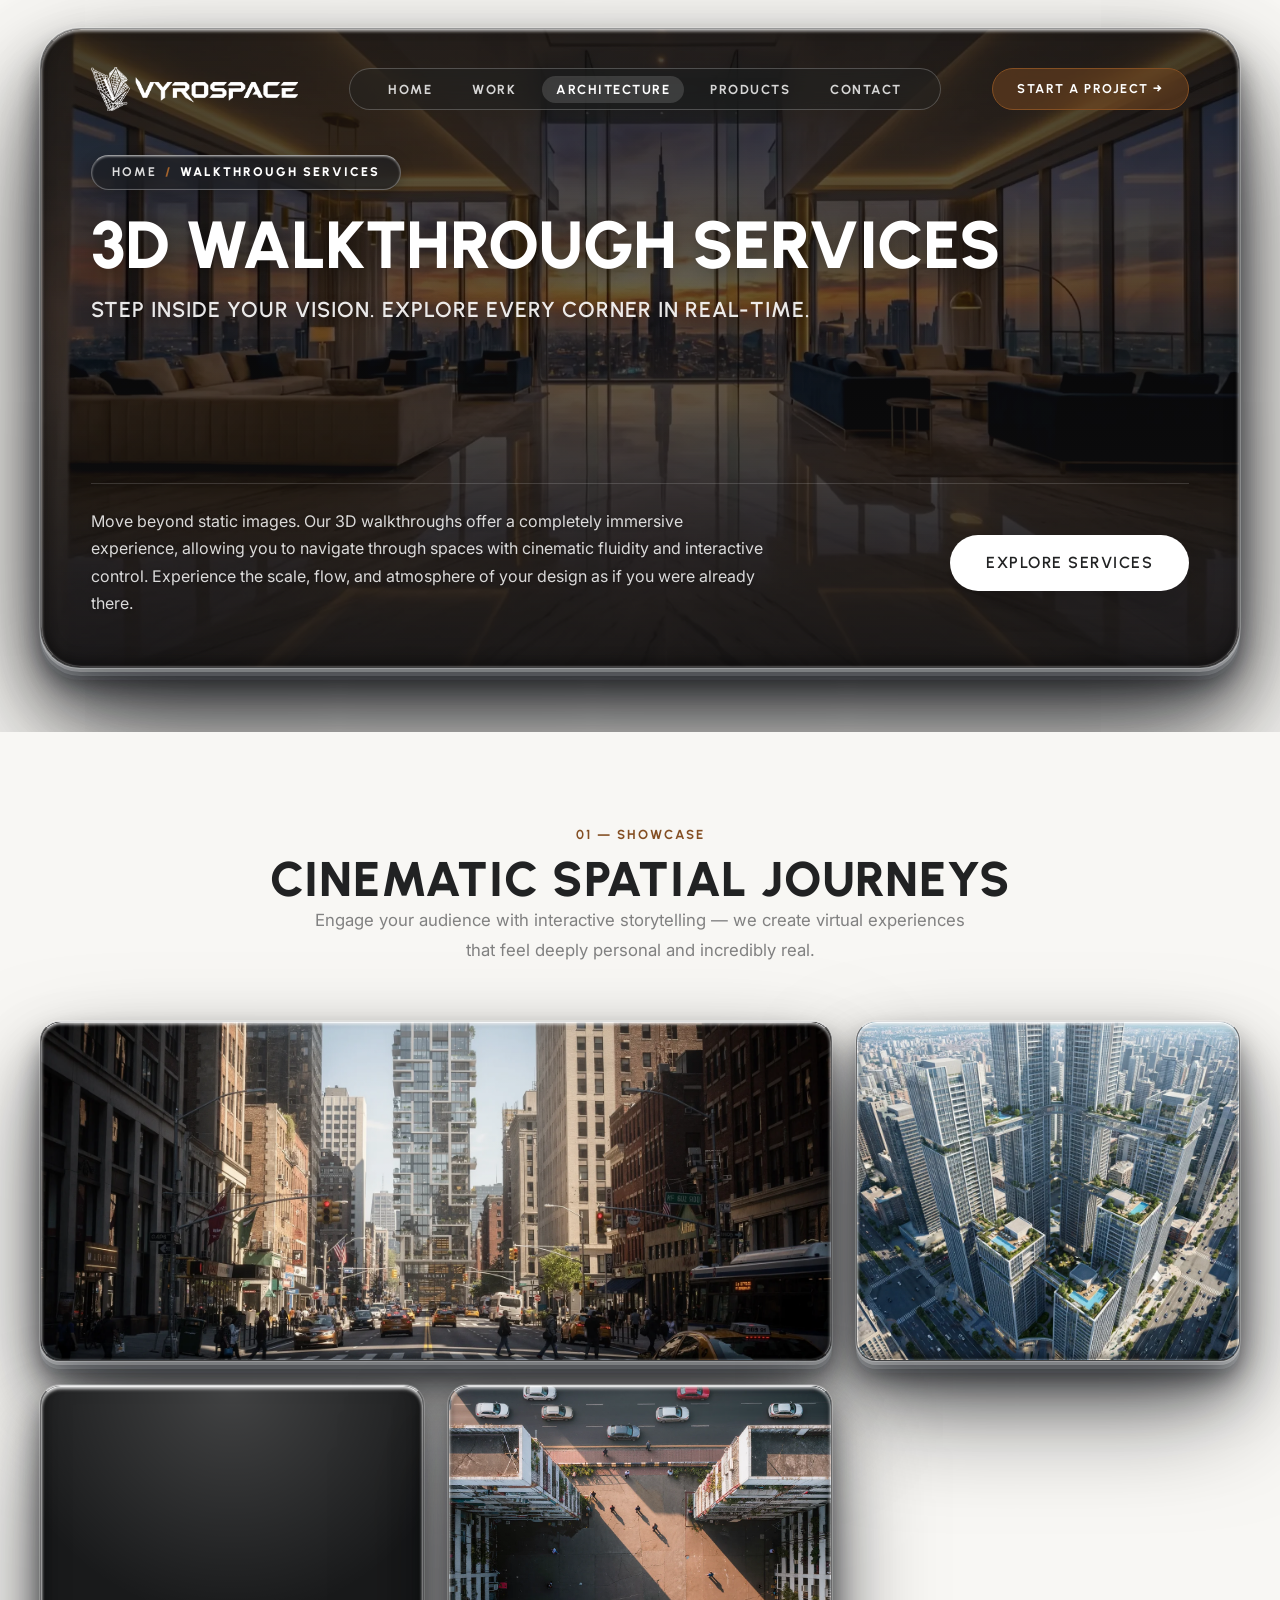
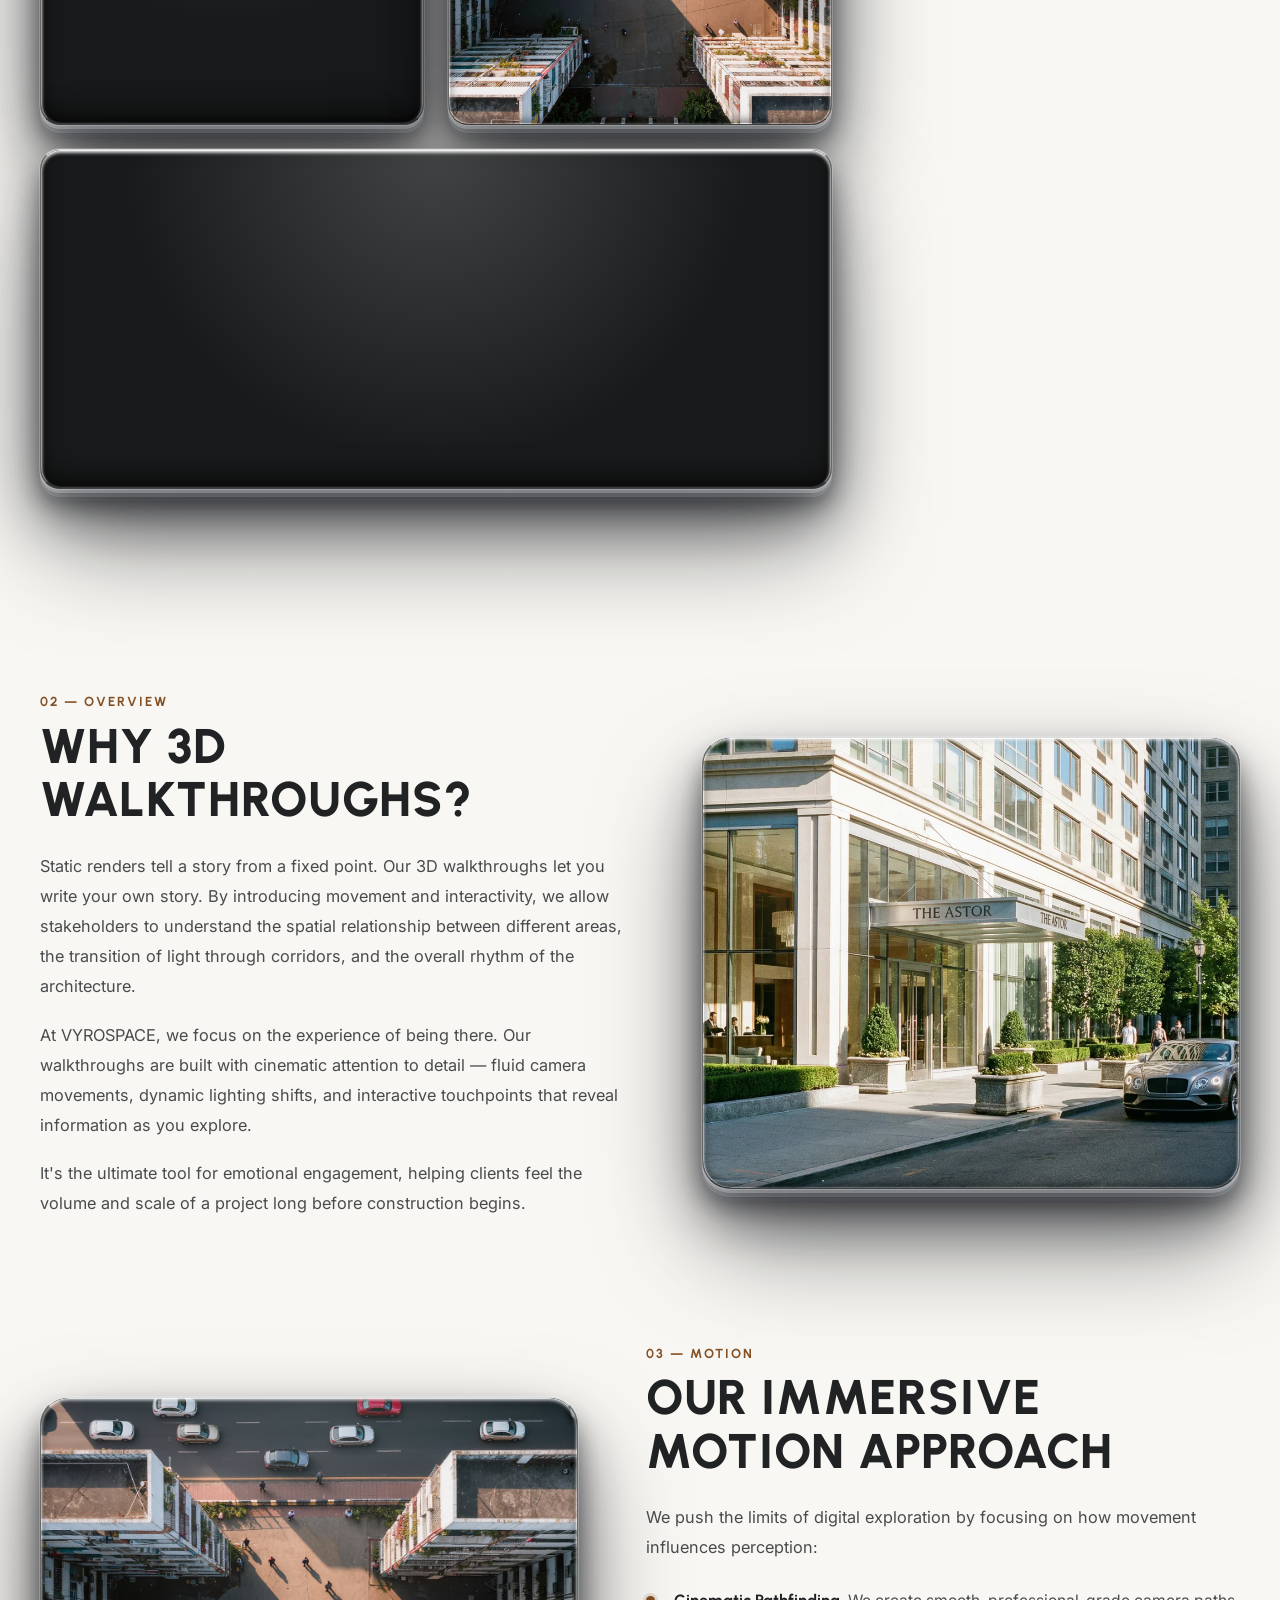
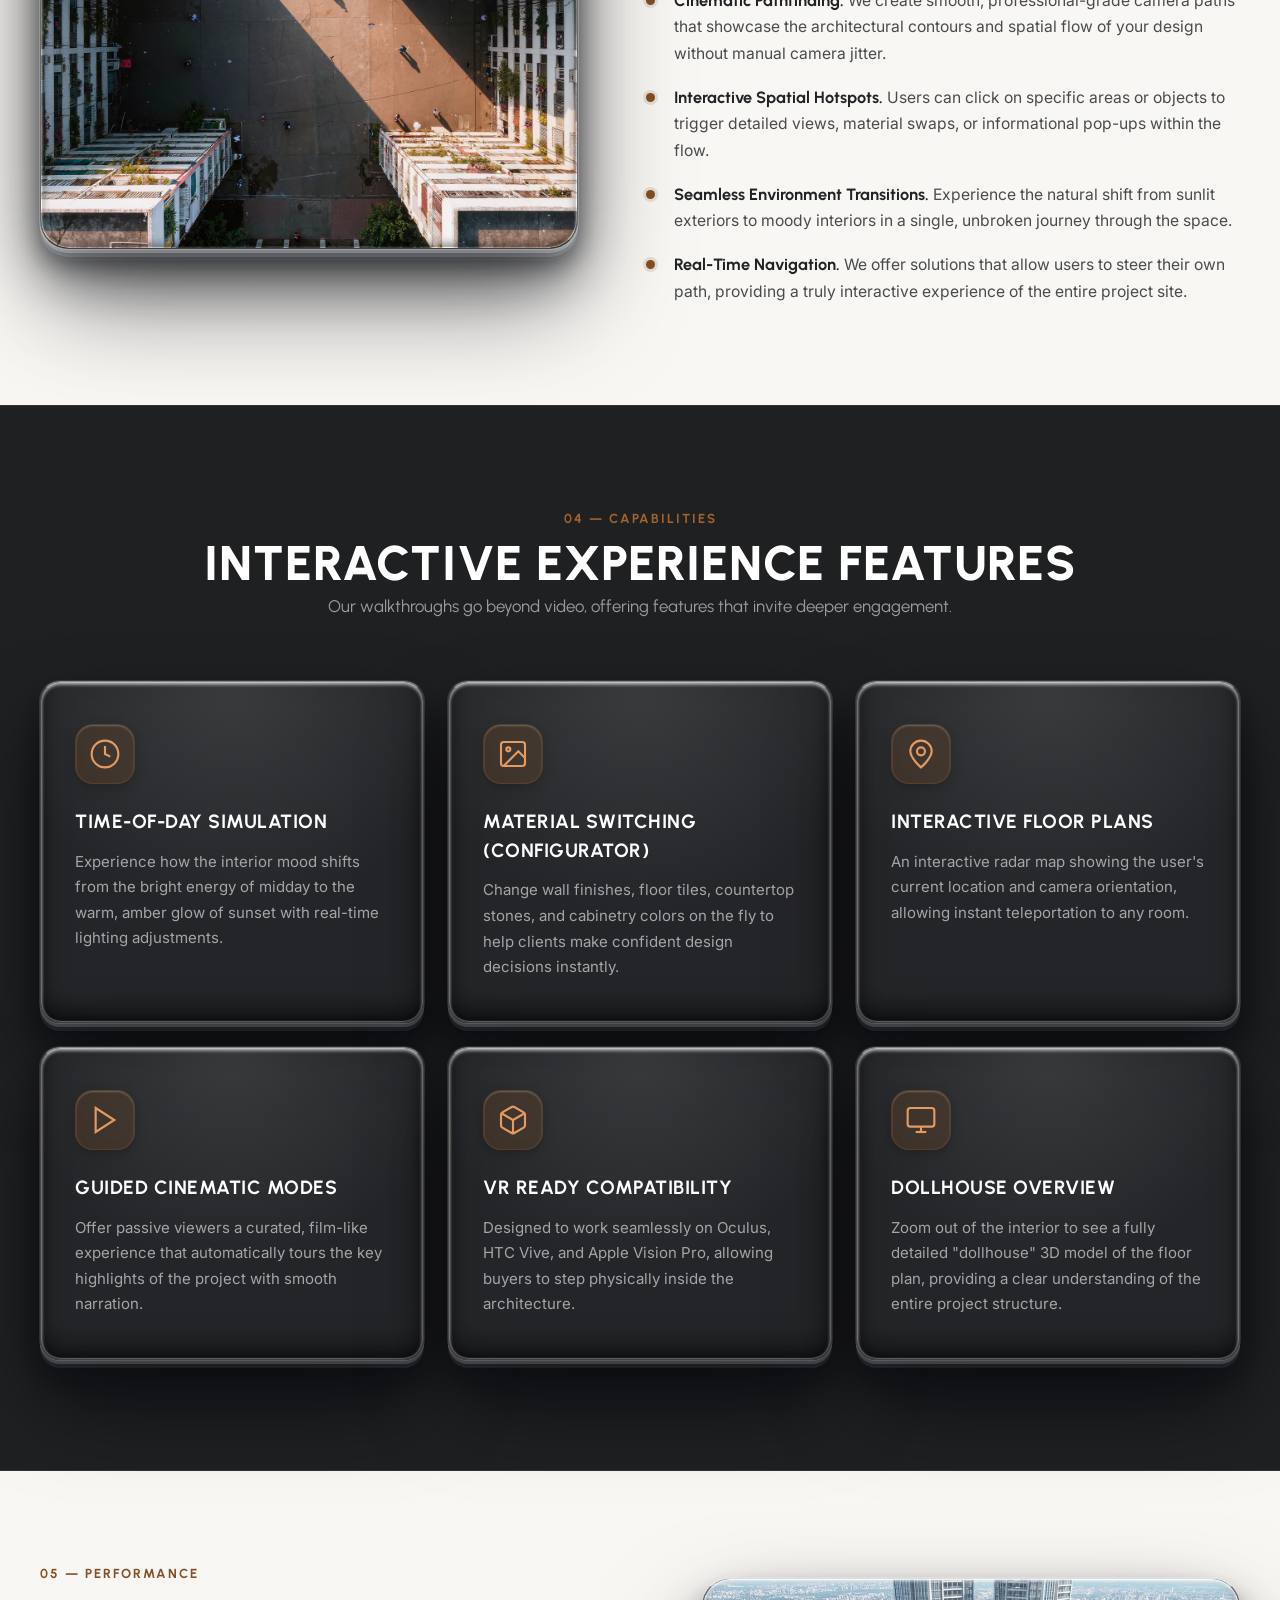
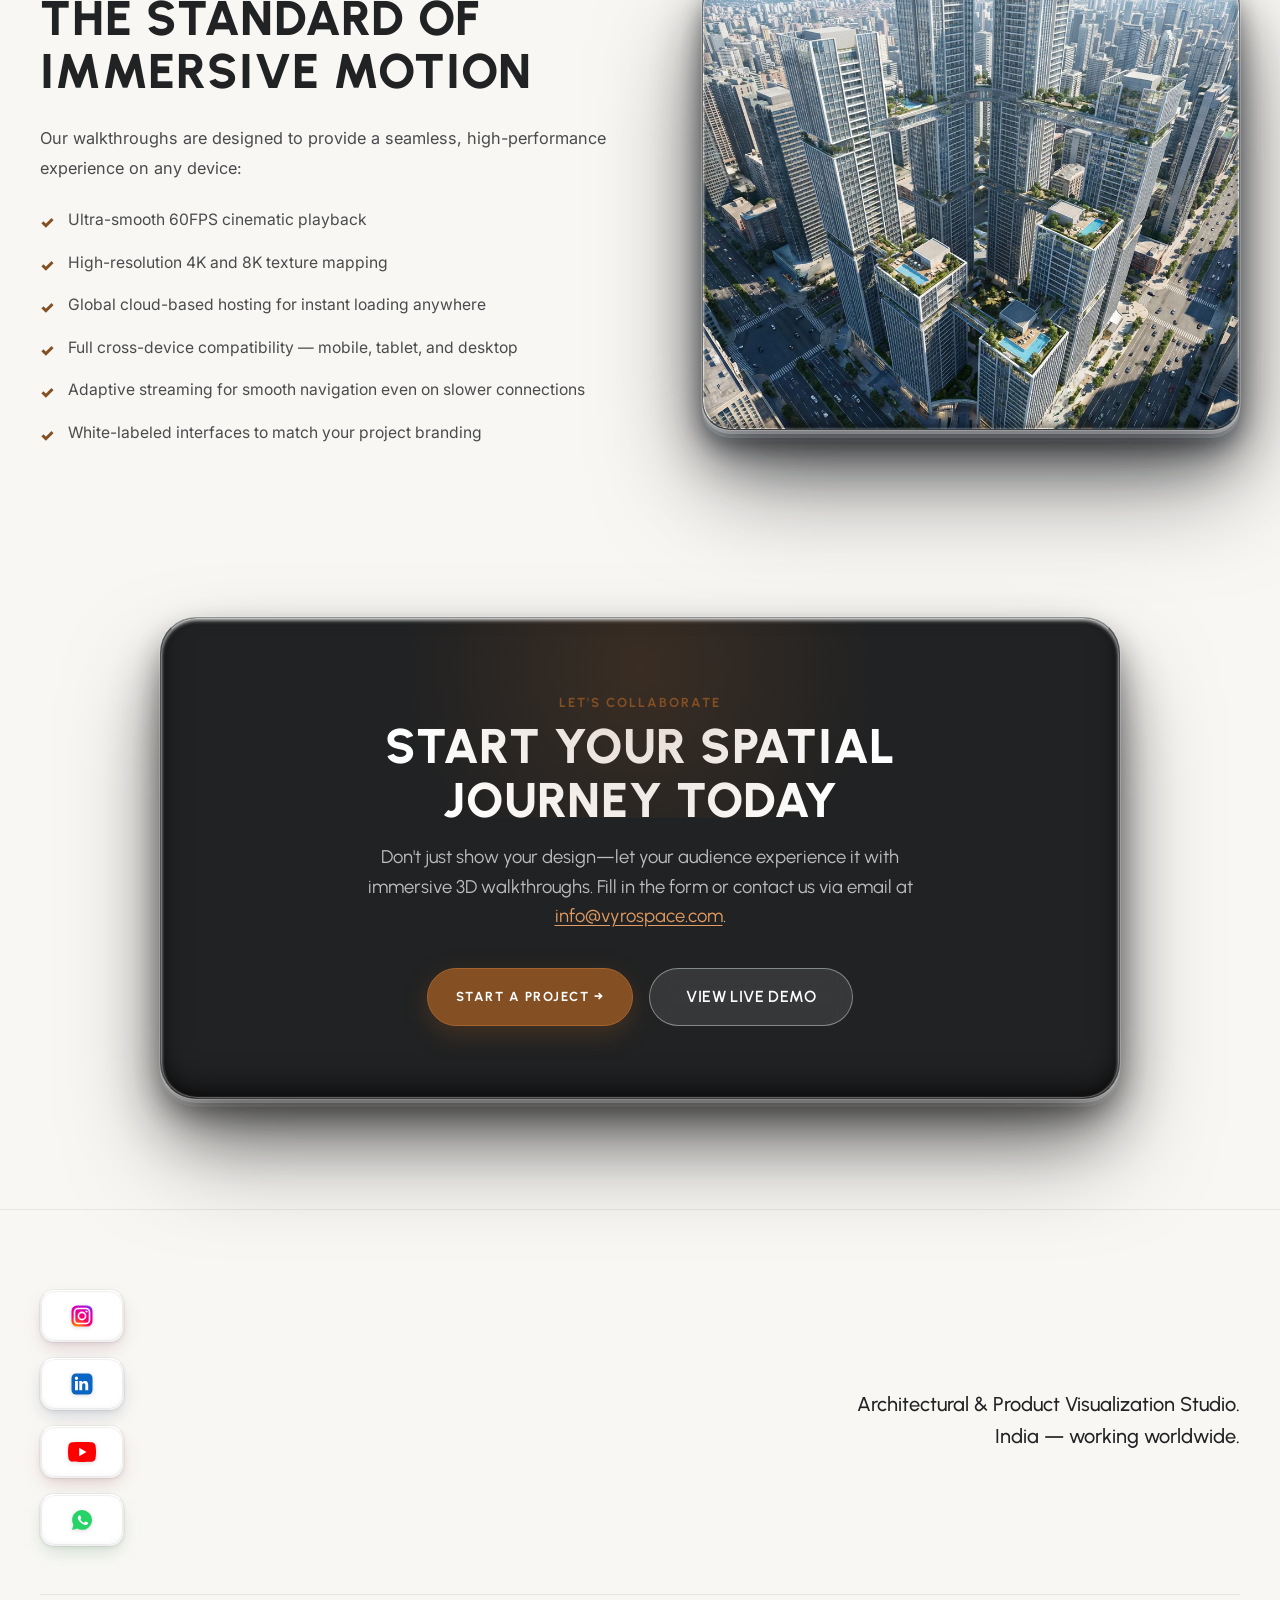
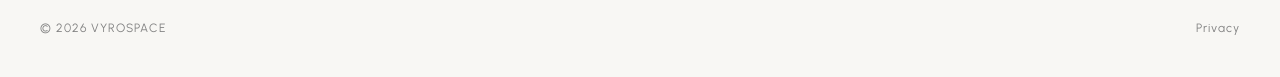
<file: 3d-walkthrough.html>
<!DOCTYPE html>
<html lang="en">

<head>
    <meta charset="UTF-8">
    <meta name="viewport" content="width=device-width, initial-scale=1.0, viewport-fit=cover">
    <title>3D Walkthrough Services &amp; Virtual Tours | Vyrospace</title>
    <meta name="description"
        content="Experience architectural spaces before construction with immersive 3D walkthroughs, interactive virtual tours, and cinematic animation by VYROSPACE.">
    <link rel="canonical" href="https://vyrospace.com/3d-walkthrough.html">
    <link rel="preconnect" href="https://fonts.googleapis.com">
    <link rel="preconnect" href="https://fonts.gstatic.com" crossorigin>
    <link
        href="https://fonts.googleapis.com/css2?family=Urbanist:ital,wght@0,300;0,400;0,500;0,600;0,700;0,800;0,900;1,400&family=Inter:wght@300;400;500;600&display=swap"
        rel="stylesheet">
    <link rel="stylesheet" href="steelform.css?v=corner-clip-fix">
    <link rel="stylesheet" href="steelform-pages.css?v=corner-clip-fix">
    <!-- Preload hero poster for instant paint -->
    <link rel="preload" href="web_images/walkthrough_poster.webp" as="image" type="image/webp">
    <!-- Favicon -->
    <link rel="icon" type="image/png" sizes="32x32" href="vyro_main_png.png">
    <link rel="icon" type="image/png" sizes="16x16" href="vyro_main_png.png">
    <link rel="apple-touch-icon" sizes="180x180" href="vyro_main_png.png">
    <meta name="theme-color" content="#212223">
    <!-- Open Graph / Facebook -->
    <meta property="og:type" content="website">
    <meta property="og:url" content="https://vyrospace.com/3d-walkthrough.html">
    <meta property="og:title" content="3D Walkthrough Services &amp; Virtual Tours | Vyrospace">
    <meta property="og:description" content="Experience architectural spaces before construction with immersive 3D walkthroughs, interactive virtual tours, and cinematic animation by VYROSPACE.">
    <meta property="og:image" content="https://vyrospace.com/web_images/walkthrough_poster.webp">
    <meta property="og:site_name" content="VYROSPACE">
    <!-- Twitter Card -->
    <meta name="twitter:card" content="summary_large_image">
    <meta name="twitter:url" content="https://vyrospace.com/3d-walkthrough.html">
    <meta name="twitter:title" content="3D Walkthrough Services &amp; Virtual Tours | Vyrospace">
    <meta name="twitter:description" content="Experience architectural spaces before construction with immersive 3D walkthroughs, interactive virtual tours, and cinematic animation by VYROSPACE.">
    <meta name="twitter:image" content="https://vyrospace.com/web_images/walkthrough_poster.webp">
    <!-- Google Search -->
    <meta name="google" content="notranslate">
    <!-- Mobile Web App -->
    <meta name="apple-mobile-web-app-status-bar-style" content="#0b192c">
    <meta name="apple-mobile-web-app-capable" content="yes">
    <meta name="mobile-web-app-capable" content="yes">
</head>

<body>

    <!-- ===== STRUCTURED DATA (JSON-LD) ===== -->
    <script type="application/ld+json">
{
    "@context": "https://schema.org",
    "@type": "Service",
    "serviceType": "3D Walkthrough",
    "name": "Immersive 3D Walkthrough Services",
    "alternateName": ["Virtual Tour", "3D Walkthrough Animation", "Architectural Walkthrough", "360 Virtual Tour"],
    "description": "Experience your projects before they exist with immersive 3D walkthroughs by VYROSPACE. Interactive spatial storytelling, cinematic virtual tours, and real-time navigation for architecture, real estate, and hospitality.",
    "url": "https://vyrospace.com/3d-walkthrough.html",
    "provider": {
        "@type": "Organization",
        "name": "VYROSPACE",
        "url": "https://vyrospace.com"
    },
    "areaServed": "Worldwide",
    "hasOfferCatalog": {
        "@type": "OfferCatalog",
        "name": "3D Walkthrough Services",
        "itemListElement": [
            {
                "@type": "Offer",
                "itemOffered": {
                    "@type": "Service",
                    "name": "Cinematic Architectural Walkthrough"
                }
            },
            {
                "@type": "Offer",
                "itemOffered": {
                    "@type": "Service",
                    "name": "Interactive Virtual Tour"
                }
            },
            {
                "@type": "Offer",
                "itemOffered": {
                    "@type": "Service",
                    "name": "360° Panoramic Tour"
                }
            },
            {
                "@type": "Offer",
                "itemOffered": {
                    "@type": "Service",
                    "name": "Real-Time Navigation Experience"
                }
            }
        ]
    },
    "aggregateRating": {
        "@type": "AggregateRating",
        "ratingValue": "4.9",
        "reviewCount": "19"
    }
}
    </script>

    <script type="application/ld+json">
{
    "@context": "https://schema.org",
    "@type": "BreadcrumbList",
    "itemListElement": [
        {
            "@type": "ListItem",
            "position": 1,
            "name": "Home",
            "item": "https://vyrospace.com/"
        },
        {
            "@type": "ListItem",
            "position": 2,
            "name": "Services",
            "item": "https://vyrospace.com/#services"
        },
        {
            "@type": "ListItem",
            "position": 3,
            "name": "3D Walkthrough",
            "item": "https://vyrospace.com/3d-walkthrough.html"
        }
    ]
}
    </script>

    <script type="application/ld+json">
{
    "@context": "https://schema.org",
    "@type": "VideoObject",
    "name": "VYROSPACE 3D Walkthrough Demo",
    "description": "Immersive 3D walkthrough demonstration showcasing architectural visualization capabilities",
    "thumbnailUrl": "https://vyrospace.com/generated%20image/Exterior%203d%20renders/hf_20260221_123254_e76dc5b9-0c51-4465-aec0-39c0541b2e60.png",
    "uploadDate": "2026-02-18",
    "duration": "PT2M"
}
    </script>

    <!-- ===== SCROLL-UP REVEAL FLOATING NAVBAR ===== -->
    <header class="floating-header" id="floatingNav" aria-label="Main Floating Navigation">
        <div class="floating-nav-inner">
            <a href="index.html" class="floating-nav-brand" title="VYROSPACE Home">
                <img src="vyro_main_trimmed.png" alt="VYROSPACE" class="floating-nav-logo" decoding="async">
            </a>
            <nav class="floating-nav-menu" aria-label="Quick links">
                <ul class="floating-pill-list">
                    <li><a href="index.html" class="floating-nav-link">HOME</a></li>
                    <li><a href="index.html#work" class="floating-nav-link">WORK</a></li>
                    <li><a href="exterior-rendering.html" class="floating-nav-link active">ARCHITECTURE</a></li>
                    <li><a href="product-visualization.html" class="floating-nav-link">PRODUCTS</a></li>
                    <li><a href="index.html#contact" class="floating-nav-link">CONTACT</a></li>
                </ul>
            </nav>
            <div class="floating-nav-action">
                <a href="index.html#contact" class="floating-nav-cta">START A PROJECT &rarr;</a>
            </div>
        </div>
    </header>

    <!-- ===== HERO SECTION CONTAINER ===== -->
    <div class="steelform-container">
        <section class="hero-stadium service-hero-stadium" id="hero">
            <!-- Background Video (Optimized 2.2MB faststart with poster) -->
            <video autoplay muted loop playsinline preload="metadata" class="hero-video-bg service-hero-bg" poster="web_images/walkthrough_poster.webp">
                <source src="web_images/walkthrough_hero_ultrafast.mp4" type="video/mp4">
            </video>

            <!-- Navigation -->
            <nav class="hero-nav">
                <a href="index.html" class="nav-brand" title="VYROSPACE Home">
                    <img src="vyro_main_trimmed.png" alt="VYROSPACE" class="nav-brand-img" decoding="async">
                </a>

                <ul class="nav-pill-menu" id="navPillMenu">
                    <li><a href="index.html">HOME</a></li>
                    <li><a href="index.html#work">WORK</a></li>
                    <li><a href="exterior-rendering.html" class="active">ARCHITECTURE</a></li>
                    <li><a href="product-visualization.html">PRODUCTS</a></li>
                    <li><a href="index.html#contact">CONTACT</a></li>
                </ul>

                <div class="nav-contact-action">
                    <a href="index.html#contact" class="nav-cta-pill">START A PROJECT &rarr;</a>
                    <button class="mobile-nav-toggle" id="mobileNavToggle" aria-label="Toggle navigation">&#9776;</button>
                </div>
            </nav>

            <!-- Hero Middle Content -->
            <div class="service-hero-middle">
                <div class="hero-breadcrumb">
                    <a href="index.html">HOME</a>
                    <span class="bc-sep">/</span>
                    <span>WALKTHROUGH SERVICES</span>
                </div>
                <h1 class="service-hero-title">3D WALKTHROUGH SERVICES</h1>
                <p class="service-hero-tagline">STEP INSIDE YOUR VISION. EXPLORE EVERY CORNER IN REAL-TIME.</p>
            </div>

            <!-- Hero Bottom Row -->
            <div class="service-hero-bottom">
                <p class="service-hero-desc">Move beyond static images. Our 3D walkthroughs offer a completely immersive experience, allowing you to navigate through spaces with cinematic fluidity and interactive control. Experience the scale, flow, and atmosphere of your design as if you were already there.</p>
                <div class="service-hero-actions">
                    <a href="#services-overview" class="btn-pill btn-pill-white">EXPLORE SERVICES</a>
                </div>
            </div>
        </section>
    </div>

    <!-- ===== STICKY CONTACT ===== -->
    <a href="index.html#contact" class="sticky-cta" id="stickyCta" aria-label="Start a Project">
        <span class="sticky-cta-text">START A PROJECT</span>
    </a>

    <!-- ===== GALLERY SHOWCASE — Full Width ===== -->
    <section class="sp-showcase">
        <div class="container">
            <div class="sp-showcase-header">
                <span class="section-num">01 &mdash; SHOWCASE</span>
                <h2 class="section-heading section-heading-center">Cinematic Spatial Journeys</h2>
                <p class="sp-showcase-subtitle">Engage your audience with interactive storytelling — we create virtual
                    experiences that feel deeply personal and incredibly real.</p>
            </div>
            <div class="sp-showcase-grid">
                <div class="sp-showcase-item sp-showcase-wide reveal-item">
                    <img src="generated image/Exterior 3d renders/hf_20260221_123254_e76dc5b9-0c51-4465-aec0-39c0541b2e60.webp"
                        alt="Architectural Walkthrough" loading="lazy" decoding="async">
                    <div class="sp-showcase-overlay">
                        <span class="sp-showcase-tag">Walkthrough</span>
                        <h3>Architectural Visualization</h3>
                    </div>
                </div>
                <div class="sp-showcase-item reveal-item">
                    <img src="generated image/Exterior 3d renders/hf_20260221_121016_e4395e83-52bc-44e2-ba23-70b69412b3ac.webp"
                        alt="3D Walkthrough" loading="lazy" decoding="async">
                    <div class="sp-showcase-overlay">
                        <span class="sp-showcase-tag">Walkthrough</span>
                        <h3>Spatial Walkthrough</h3>
                    </div>
                </div>
                <div class="sp-showcase-item reveal-item">
                    <img src="generated image/Exterior 3d renders/hf_20260221_121513_303f53cf-b83a-4855-addb-8e6ac72d83f4.webp"
                        alt="Cinematic Tour" loading="lazy" decoding="async">
                    <div class="sp-showcase-overlay">
                        <span class="sp-showcase-tag">Animation</span>
                        <h3>Cinematic Tour</h3>
                    </div>
                </div>
                <div class="sp-showcase-item reveal-item">
                    <img src="generated image/Exterior 3d renders/hf_20260221_115943_a112597f-3e44-4883-919c-834eb1b8e843.webp"
                        alt="360° View" loading="lazy" decoding="async">
                    <div class="sp-showcase-overlay">
                        <span class="sp-showcase-tag">360°</span>
                        <h3>Interactive 360°</h3>
                    </div>
                </div>
                <div class="sp-showcase-item sp-showcase-wide reveal-item">
                    <img src="generated image/Exterior 3d renders/hf_20260221_113256_a02691ce-7f8d-4e31-898c-9289a96d7711.webp"
                        alt="Resort Walkthrough" loading="lazy" decoding="async">
                    <div class="sp-showcase-overlay">
                        <span class="sp-showcase-tag">Hospitality</span>
                        <h3>Resort Walkthrough</h3>
                    </div>
                </div>
            </div>
        </div>
    </section>

    <!-- ===== SERVICE OVERVIEW — Alternating Layout ===== -->
    <section class="sp-detail-section" id="services-overview">
        <div class="container">
            <div class="sp-detail-block reveal-item">
                <div class="sp-detail-text">
                    <span class="section-num">02 &mdash; OVERVIEW</span>
                    <h2 class="section-heading">Why 3D Walkthroughs?</h2>
                    <p>Static renders tell a story from a fixed point. Our 3D walkthroughs let you write your own story.
                        By introducing movement and interactivity, we allow stakeholders to understand the spatial
                        relationship between different areas, the transition of light through corridors, and the overall
                        rhythm of the architecture.</p>
                    <p>At VYROSPACE, we focus on the experience of being there. Our walkthroughs are built with
                        cinematic attention to detail — fluid camera movements, dynamic lighting shifts, and interactive
                        touchpoints that reveal information as you explore.</p>
                    <p>It's the ultimate tool for emotional engagement, helping clients feel the volume and scale of a
                        project long before construction begins.</p>
                </div>
                <div class="sp-detail-image">
                    <img src="generated image/Exterior 3d renders/hf_20260221_122519_06183a91-9ae4-438c-ad86-8a1e2486ff02.webp"
                        alt="Immersive Spatial Design" loading="lazy" decoding="async">
                </div>
            </div>

            <div class="sp-detail-block sp-detail-reverse reveal-item">
                <div class="sp-detail-text">
                    <span class="section-num">03 &mdash; MOTION</span>
                    <h2 class="section-heading">Our Immersive Motion Approach</h2>
                    <p>We push the limits of digital exploration by focusing on how movement influences perception:</p>
                    <ul class="sp-feature-list">
                        <li>
                            <strong>Cinematic Pathfinding.</strong> We create smooth, professional-grade camera paths
                            that showcase the architectural contours and spatial flow of your design without manual
                            camera jitter.
                        </li>
                        <li>
                            <strong>Interactive Spatial Hotspots.</strong> Users can click on specific areas or
                            objects to trigger detailed views, material swaps, or informational pop-ups within the flow.
                        </li>
                        <li>
                            <strong>Seamless Environment Transitions.</strong> Experience the natural shift from sunlit
                            exteriors to moody interiors in a single, unbroken journey through the space.
                        </li>
                        <li>
                            <strong>Real-Time Navigation.</strong> We offer solutions that allow users to steer their
                            own path, providing a truly interactive experience of the entire project site.
                        </li>
                    </ul>
                </div>
                <div class="sp-detail-image">
                    <img src="generated image/Exterior 3d renders/hf_20260221_115943_a112597f-3e44-4883-919c-834eb1b8e843.webp"
                        alt="Dynamic Architectural Flow" loading="lazy" decoding="async">
                </div>
            </div>
        </div>
    </section>

    <!-- ===== UNIQUE FEATURES — Cards ===== -->
    <section class="sp-services-types">
        <div class="container">
            <div style="text-align: center;">
                <span class="section-num">04 &mdash; CAPABILITIES</span>
                <h2 class="section-heading section-heading-center">Interactive Experience Features</h2>
            </div>
            <p class="sp-services-intro">Our walkthroughs go beyond video, offering features that invite deeper
                engagement.</p>
            <div class="sp-types-grid">
                <div class="sp-type-card reveal-item">
                    <div class="sp-type-icon">
                        <svg width="32" height="32" viewBox="0 0 24 24" fill="none" stroke="currentColor"
                            stroke-width="1.6">
                            <circle cx="12" cy="12" r="10" />
                            <polyline points="12 6 12 12 16 14" />
                        </svg>
                    </div>
                    <h3>Time-of-Day Simulation</h3>
                    <p>Experience how the interior mood shifts from the bright energy of midday to the warm, amber glow
                        of sunset with real-time lighting adjustments.</p>
                </div>
                <div class="sp-type-card reveal-item">
                    <div class="sp-type-icon">
                        <svg width="32" height="32" viewBox="0 0 24 24" fill="none" stroke="currentColor"
                            stroke-width="1.6">
                            <rect x="3" y="3" width="18" height="18" rx="2" ry="2" />
                            <circle cx="8.5" cy="8.5" r="1.5" />
                            <polyline points="21 15 16 10 5 21" />
                        </svg>
                    </div>
                    <h3>Material Switching (Configurator)</h3>
                    <p>Change wall finishes, floor tiles, countertop stones, and cabinetry colors on the fly to help
                        clients make confident design decisions instantly.</p>
                </div>
                <div class="sp-type-card reveal-item">
                    <div class="sp-type-icon">
                        <svg width="32" height="32" viewBox="0 0 24 24" fill="none" stroke="currentColor"
                            stroke-width="1.6">
                            <path d="M12 2a8 8 0 0 0-8 8c0 5.25 8 12 8 12s8-6.75 8-12a8 8 0 0 0-8-8z" />
                            <circle cx="12" cy="10" r="3" />
                        </svg>
                    </div>
                    <h3>Interactive Floor Plans</h3>
                    <p>An interactive radar map showing the user's current location and camera orientation, allowing
                        instant teleportation to any room.</p>
                </div>
                <div class="sp-type-card reveal-item">
                    <div class="sp-type-icon">
                        <svg width="32" height="32" viewBox="0 0 24 24" fill="none" stroke="currentColor"
                            stroke-width="1.6">
                            <polygon points="5 3 19 12 5 21 5 3" />
                        </svg>
                    </div>
                    <h3>Guided Cinematic Modes</h3>
                    <p>Offer passive viewers a curated, film-like experience that automatically tours the key highlights
                        of the project with smooth narration.</p>
                </div>
                <div class="sp-type-card reveal-item">
                    <div class="sp-type-icon">
                        <svg width="32" height="32" viewBox="0 0 24 24" fill="none" stroke="currentColor"
                            stroke-width="1.6">
                            <path d="M21 16V8a2 2 0 0 0-1-1.73l-7-4a2 2 0 0 0-2 0l-7 4A2 2 0 0 0 3 8v8a2 2 0 0 0 1 1.73l7 4a2 2 0 0 0 2 0l7-4A2 2 0 0 0 21 16z" />
                            <polyline points="3.27 6.96 12 12.01 20.73 6.96" />
                            <line x1="12" y1="22.08" x2="12" y2="12" />
                        </svg>
                    </div>
                    <h3>VR Ready Compatibility</h3>
                    <p>Designed to work seamlessly on Oculus, HTC Vive, and Apple Vision Pro, allowing buyers to step
                        physically inside the architecture.</p>
                </div>
                <div class="sp-type-card reveal-item">
                    <div class="sp-type-icon">
                        <svg width="32" height="32" viewBox="0 0 24 24" fill="none" stroke="currentColor"
                            stroke-width="1.6">
                            <rect x="2" y="3" width="20" height="14" rx="2" ry="2" />
                            <line x1="8" y1="21" x2="16" y2="21" />
                            <line x1="12" y1="17" x2="12" y2="21" />
                        </svg>
                    </div>
                    <h3>Dollhouse Overview</h3>
                    <p>Zoom out of the interior to see a fully detailed "dollhouse" 3D model of the floor plan,
                        providing a clear understanding of the entire project structure.</p>
                </div>
            </div>
        </div>
    </section>

    <!-- ===== MOTION QUALITY SECTION ===== -->
    <section class="sp-features-section">
        <div class="container">
            <div class="sp-detail-block reveal-item">
                <div class="sp-detail-text">
                    <span class="section-num">05 &mdash; PERFORMANCE</span>
                    <h2 class="section-heading">The Standard of Immersive Motion</h2>
                    <p>Our walkthroughs are designed to provide a seamless, high-performance experience on any device:
                    </p>
                    <ul class="sp-feature-list sp-feature-list-checked">
                        <li>Ultra-smooth 60FPS cinematic playback</li>
                        <li>High-resolution 4K and 8K texture mapping</li>
                        <li>Global cloud-based hosting for instant loading anywhere</li>
                        <li>Full cross-device compatibility — mobile, tablet, and desktop</li>
                        <li>Adaptive streaming for smooth navigation even on slower connections</li>
                        <li>White-labeled interfaces to match your project branding</li>
                    </ul>
                </div>
                <div class="sp-detail-image">
                    <img src="generated image/Exterior 3d renders/hf_20260221_121016_e4395e83-52bc-44e2-ba23-70b69412b3ac.webp"
                        alt="Walkthrough Performance Features" loading="lazy" decoding="async">
                </div>
            </div>
        </div>
    </section>

    <!-- ===== CTA BANNER ===== -->
    <section class="cta-banner">
        <div class="container">
            <div class="cta-banner-content">
                <span class="section-num">LET'S COLLABORATE</span>
                <h2 class="section-heading">Start Your Spatial<br>Journey Today</h2>
                <p>Don't just show your design—let your audience experience it with immersive 3D walkthroughs. Fill in
                    the form or contact us via email at
                    <a href="mailto:info@vyrospace.com" class="sp-inline-link">info@vyrospace.com</a>.
                </p>
                <div class="cta-banner-actions">
                    <a href="index.html#contact" class="btn-pill btn-pill-bronze">START A PROJECT &rarr;</a>
                    <a href="index.html#contact" class="btn-pill btn-pill-outline-white">VIEW LIVE DEMO</a>
                </div>
            </div>
        </div>
    </section>

    <!-- ===== FOOTER (minimal) ===== -->
    <footer class="footer">
        <div class="container">
            <div class="footer-inner">
                <div class="footer-socials">
                    <a href="https://www.instagram.com/vyrospace_" target="_blank" rel="noopener noreferrer"
                        aria-label="Instagram" class="social-btn social-btn-instagram">
                        <img src="steelform_assets/icon_instagram_official.svg" alt="Instagram" class="footer-social-icon" decoding="async">
                    </a>
                    <a href="https://www.linkedin.com/company/vyrospace/about/?viewAsMember=true" target="_blank"
                        rel="noopener noreferrer" aria-label="LinkedIn" class="social-btn social-btn-linkedin">
                        <img src="steelform_assets/icon_linkedin_official.svg" alt="LinkedIn" class="footer-social-icon" decoding="async">
                    </a>
                    <a href="#" aria-label="YouTube" class="social-btn social-btn-youtube">
                        <img src="steelform_assets/icon_youtube_official.svg" alt="YouTube" class="footer-social-icon" decoding="async">
                    </a>
                    <a href="https://wa.me/918460385958" target="_blank" rel="noopener noreferrer"
                        aria-label="WhatsApp" class="social-btn social-btn-whatsapp" title="Chat on WhatsApp (+91 84603 85958)">
                        <img src="steelform_assets/icon_whatsapp_official.svg" alt="WhatsApp" class="footer-social-icon" decoding="async">
                    </a>
                </div>
                <div class="footer-brand">
                    <a href="index.html" class="footer-logo" aria-label="VYROSPACE Home">
                        <img src="vyro_main_obsidian.png" alt="VYROSPACE" class="footer-logo-img" decoding="async">
                    </a>
                    <p>Architectural &amp; Product Visualization Studio.<br>India &mdash; working worldwide.</p>
                </div>
            </div>
            <div class="footer-bottom">
                <p>&copy; 2026 VYROSPACE</p>
                <a href="privacy-policy.html">Privacy</a>
            </div>
        </div>
    </footer>

    <script src="script.js?v=popup-nav-v2"></script>
    <script src="motion.js?v=3d-shadows"></script>
    <script src="steelform.js?v=3d-shadows"></script>
</body>

</html>
</file>
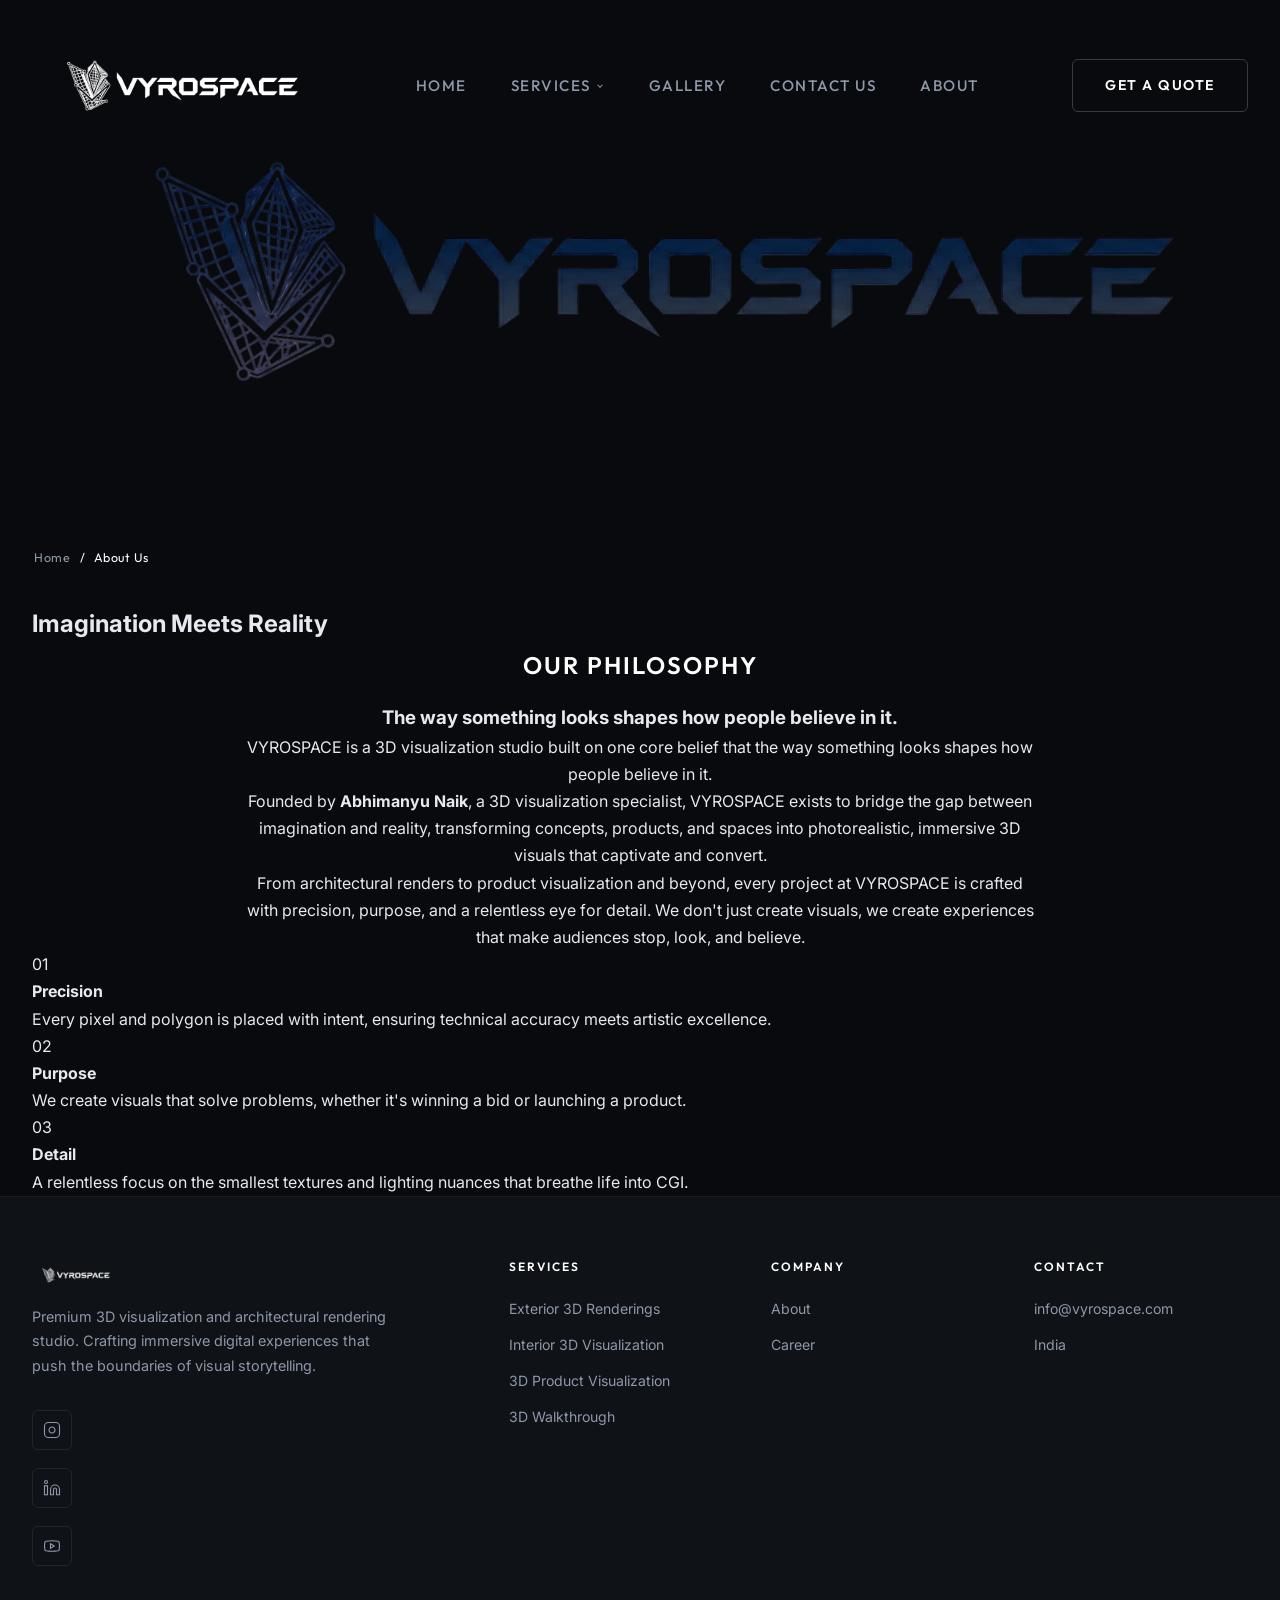
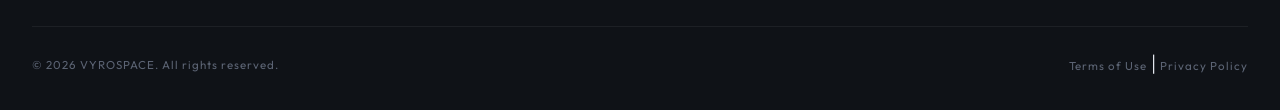
<file: about.html>
<!DOCTYPE html>
<html lang="en">

<head>
    <meta charset="UTF-8">
    <meta name="viewport" content="width=device-width, initial-scale=1.0">
    <title>About Us, VYROSPACE</title>
    <meta name="description"
        content="Learn about VYROSPACE, a premier 3D visualization studio founded by Abhimanyu Naik. We transform imagination into reality through photorealistic CGI.">
    <link rel="canonical" href="https://vyrospace.com/about.html">
    <meta name="robots" content="index, follow">
    <meta name="keywords"
        content="VYROSPACE about, Abhimanyu Naik, 3D visualization studio India, CGI studio, photorealistic rendering company, architectural visualization firm, 3D artist India">
    <link rel="preconnect" href="https://fonts.googleapis.com">
    <link rel="preconnect" href="https://fonts.gstatic.com" crossorigin>
    <link
        href="https://fonts.googleapis.com/css2?family=Outfit:wght@300;400;500;600;700;800;900&family=Inter:wght@300;400;500;600&display=swap"
        rel="stylesheet">
    <link rel="stylesheet" href="style.css">
    <link rel="icon" type="image/png" href="generated image/crosshair/logo_trans_01.png">
</head>

<body class="about-page">

    <!-- ===== PRELOADER ===== -->
    <div id="preloader">
        <div class="preloader-logo">
            <img src="vyro_main_png.png" alt="VYROSPACE Loading">
        </div>
    </div>

    <!-- ===== NAVIGATION ===== -->
    <nav class="navbar" id="navbar">
        <div class="nav-container">
            <a href="index.html" class="nav-logo"><img src="vyro_main_png.png" alt="VYROSPACE" class="nav-logo-img"></a>
            <div class="nav-menu" id="navMenu">
                <ul class="nav-links">
                    <li><a href="index.html" class="nav-link">Home</a></li>
                    <li class="nav-dropdown">
                        <a href="#" class="nav-link nav-link-dropdown">Services
                            <svg width="10" height="10" viewBox="0 0 24 24" fill="none" stroke="currentColor"
                                stroke-width="2.5">
                                <polyline points="6 9 12 15 18 9" />
                            </svg>
                        </a>
                        <div class="dropdown-menu">
                            <a href="exterior-rendering.html">Exterior 3D Renderings</a>
                            <a href="interior-visualization.html">Interior 3D Visualization</a>
                            <a href="product-visualization.html">3D Product Visualization</a>
                            <a href="3d-walkthrough.html">3D Walkthrough</a>
                        </div>
                    </li>
                    <li><a href="index.html#works" class="nav-link">Gallery</a></li>
                    <li><a href="index.html#contact" class="nav-link">Contact Us</a></li>
                    <li><a href="about.html" class="nav-link active">About</a></li>
                </ul>
            </div>
            <a href="index.html#contact" class="nav-cta-btn">Get a Quote</a>
            <button class="hamburger" id="hamburger" aria-label="Toggle menu">
                <span></span><span></span><span></span>
            </button>
        </div>
    </nav>

    <!-- ===== HERO SECTION (Minimalist) ===== -->
    <section class="about-hero">
        <div class="container">
            <div class="hero-breadcrumb">
                <a href="index.html">Home</a>
                <span>/</span>
                <span>About Us</span>
            </div>
            <h1 class="about-hero-title">Imagination Meets Reality</h1>
        </div>
    </section>

    <!-- ===== MAIN CONTENT ===== -->
    <section class="about-main-section">
        <div class="container">
            <div class="about-grid"
                style="grid-template-columns: 1fr; max-width: 800px; margin: 0 auto; text-align: center;">
                <div class="about-text-column reveal-item">
                    <h2 class="section-label">Our Philosophy</h2>
                    <h3 class="about-title">The way something looks shapes how people believe in it.</h3>
                    <p class="about-para">VYROSPACE is a 3D visualization studio built on one core belief that the way
                        something looks shapes how people believe in it.</p>
                    <p class="about-para">Founded by <strong class="text-accent">Abhimanyu Naik</strong>, a 3D
                        visualization specialist,
                        VYROSPACE exists to bridge the gap between imagination and reality, transforming concepts,
                        products, and spaces into photorealistic, immersive 3D visuals that captivate and convert.</p>
                    <p class="about-para">From architectural renders to product visualization and beyond, every project
                        at VYROSPACE is crafted with precision, purpose, and a relentless eye for detail. We don't just
                        create visuals, we create experiences that make audiences stop, look, and believe.</p>
                </div>
            </div>
        </div>
    </section>

    <!-- ===== VALUES SECTION ===== -->
    <section class="about-values">
        <div class="container">
            <div class="values-grid">
                <div class="value-card reveal-item">
                    <div class="value-icon">01</div>
                    <h4>Precision</h4>
                    <p>Every pixel and polygon is placed with intent, ensuring technical accuracy meets artistic
                        excellence.</p>
                </div>
                <div class="value-card reveal-item">
                    <div class="value-icon">02</div>
                    <h4>Purpose</h4>
                    <p>We create visuals that solve problems, whether it's winning a bid or launching a product.</p>
                </div>
                <div class="value-card reveal-item">
                    <div class="value-icon">03</div>
                    <h4>Detail</h4>
                    <p>A relentless focus on the smallest textures and lighting nuances that breathe life into CGI.</p>
                </div>
            </div>
        </div>
    </section>

    <!-- ===== FOOTER ===== -->
    <footer class="footer">
        <div class="container">
            <div class="footer-grid">
                <div class="footer-col footer-brand">
                    <a href="index.html" class="nav-logo"><img src="vyro_main_png.png" alt="VYROSPACE"
                            class="nav-logo-img"></a>
                    <p>Premium 3D visualization and architectural rendering studio. Crafting immersive digital
                        experiences that push the boundaries of visual storytelling.</p>
                    <div class="footer-socials">
                        <a href="#" aria-label="Instagram">
                            <svg width="18" height="18" viewBox="0 0 24 24" fill="none" stroke="currentColor"
                                stroke-width="1.5">
                                <rect width="20" height="20" x="2" y="2" rx="5" />
                                <path d="M16 11.37A4 4 0 1 1 12.63 8 4 4 0 0 1 16 11.37z" />
                                <line x1="17.5" x2="17.51" y1="6.5" y2="6.5" />
                            </svg>
                        </a>
                        <a href="#" aria-label="LinkedIn">
                            <svg width="18" height="18" viewBox="0 0 24 24" fill="none" stroke="currentColor"
                                stroke-width="1.5">
                                <path d="M16 8a6 6 0 0 1 6 6v7h-4v-7a2 2 0 0 0-4 0v7h-4v-7a6 6 0 0 1 6-6z" />
                                <rect width="4" height="12" x="2" y="9" />
                                <circle cx="4" cy="4" r="2" />
                            </svg>
                        </a>
                        <a href="#" aria-label="YouTube">
                            <svg width="18" height="18" viewBox="0 0 24 24" fill="none" stroke="currentColor"
                                stroke-width="1.5">
                                <path
                                    d="M2.5 17a24.12 24.12 0 0 1 0-10 2 2 0 0 1 1.4-1.4 49.56 49.56 0 0 1 16.2 0A2 2 0 0 1 21.5 7a24.12 24.12 0 0 1 0 10 2 2 0 0 1-1.4 1.4 49.55 49.55 0 0 1-16.2 0A2 2 0 0 1 2.5 17" />
                                <path d="m10 15 5-3-5-3z" />
                            </svg>
                        </a>
                    </div>
                </div>
                <div class="footer-col">
                    <h4>Services</h4>
                    <a href="exterior-rendering.html">Exterior 3D Renderings</a>
                    <a href="interior-visualization.html">Interior 3D Visualization</a>
                    <a href="product-visualization.html">3D Product Visualization</a>
                    <a href="3d-walkthrough.html">3D Walkthrough</a>
                </div>
                <div class="footer-col">
                    <h4>Company</h4>
                    <a href="about.html">About</a>
                    <a href="#">Career</a>
                </div>
                <div class="footer-col">
                    <h4>Contact</h4>
                    <a href="mailto:info@vyrospace.com">info@vyrospace.com</a>
                    <a href="#">India</a>
                </div>
            </div>
            <div class="footer-bottom">
                <p>&copy; 2026 VYROSPACE. All rights reserved.</p>
                <div class="footer-legal-links">
                    <a href="terms-of-use.html">Terms of Use</a>
                    <span class="separator">|</span>
                    <a href="privacy-policy.html">Privacy Policy</a>
                </div>
            </div>
        </div>
    </footer>

    <script src="script.js"></script>
</body>

</html>
</file>
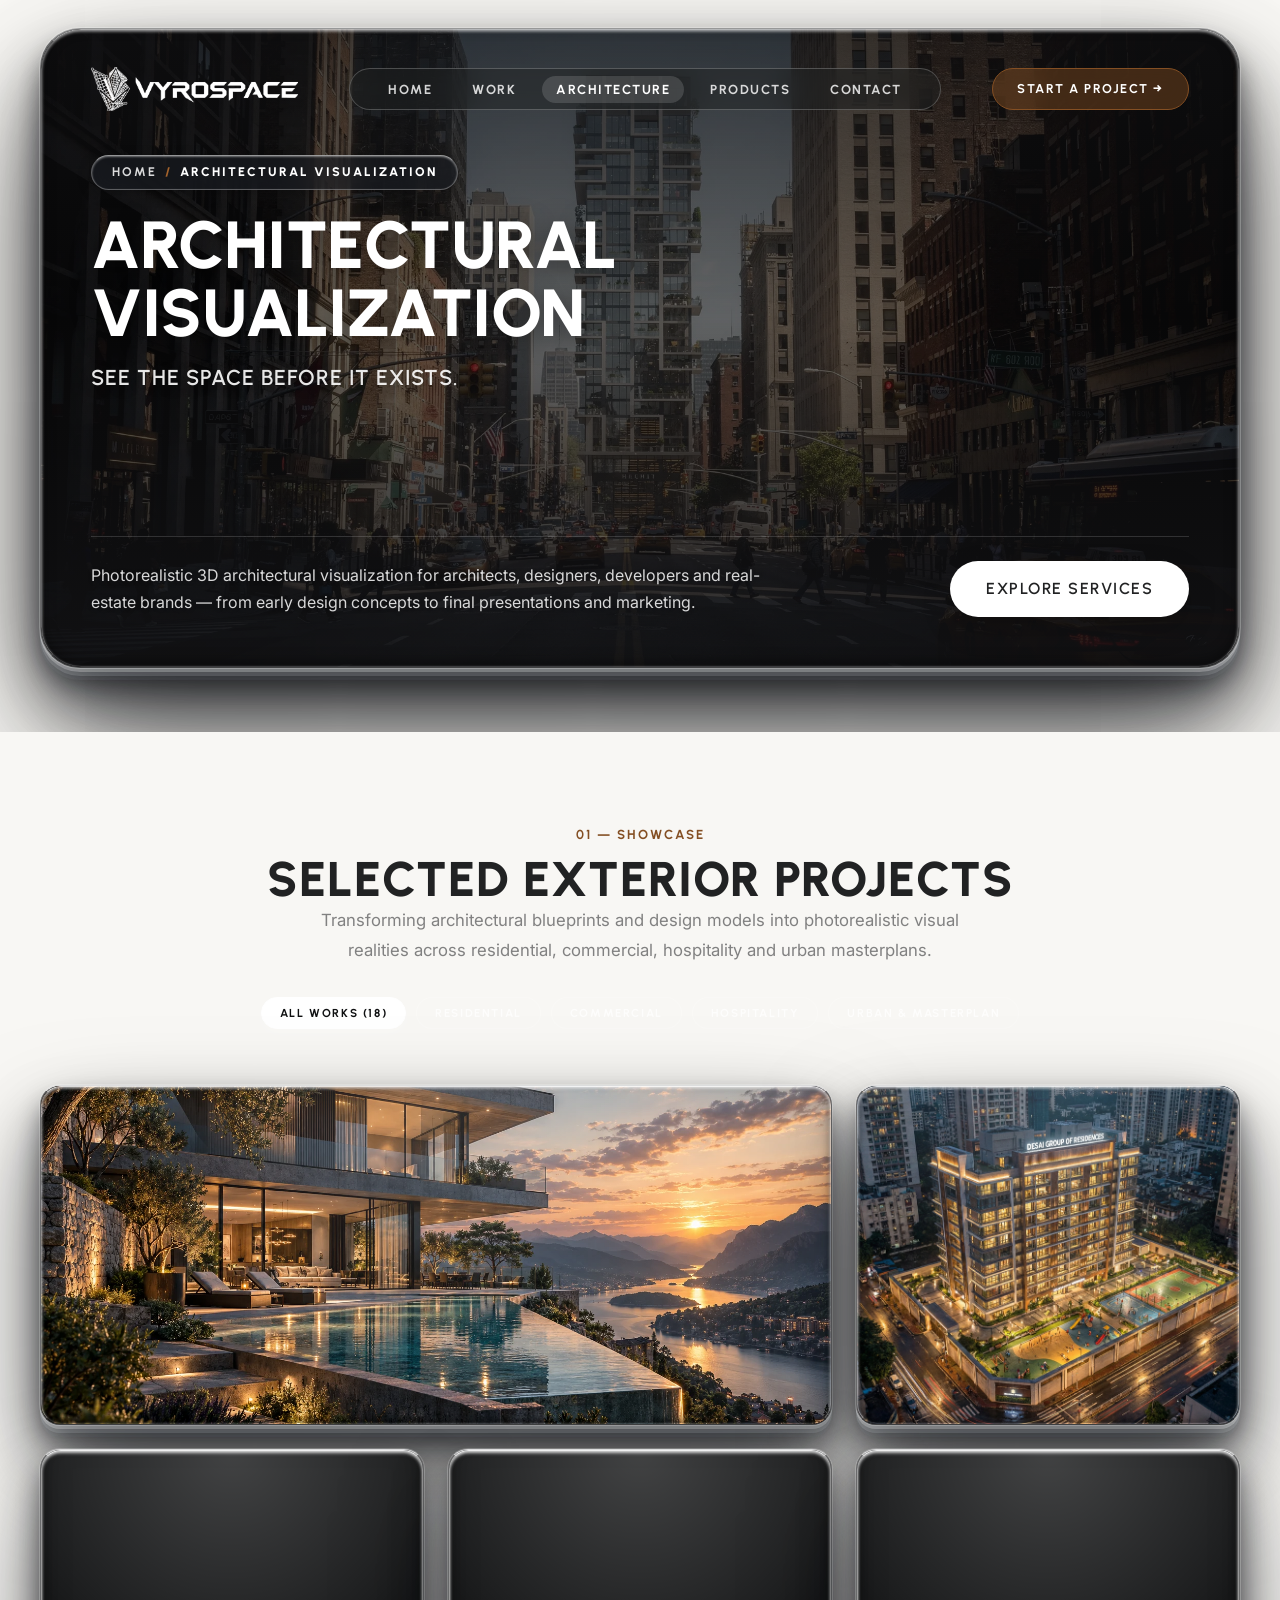
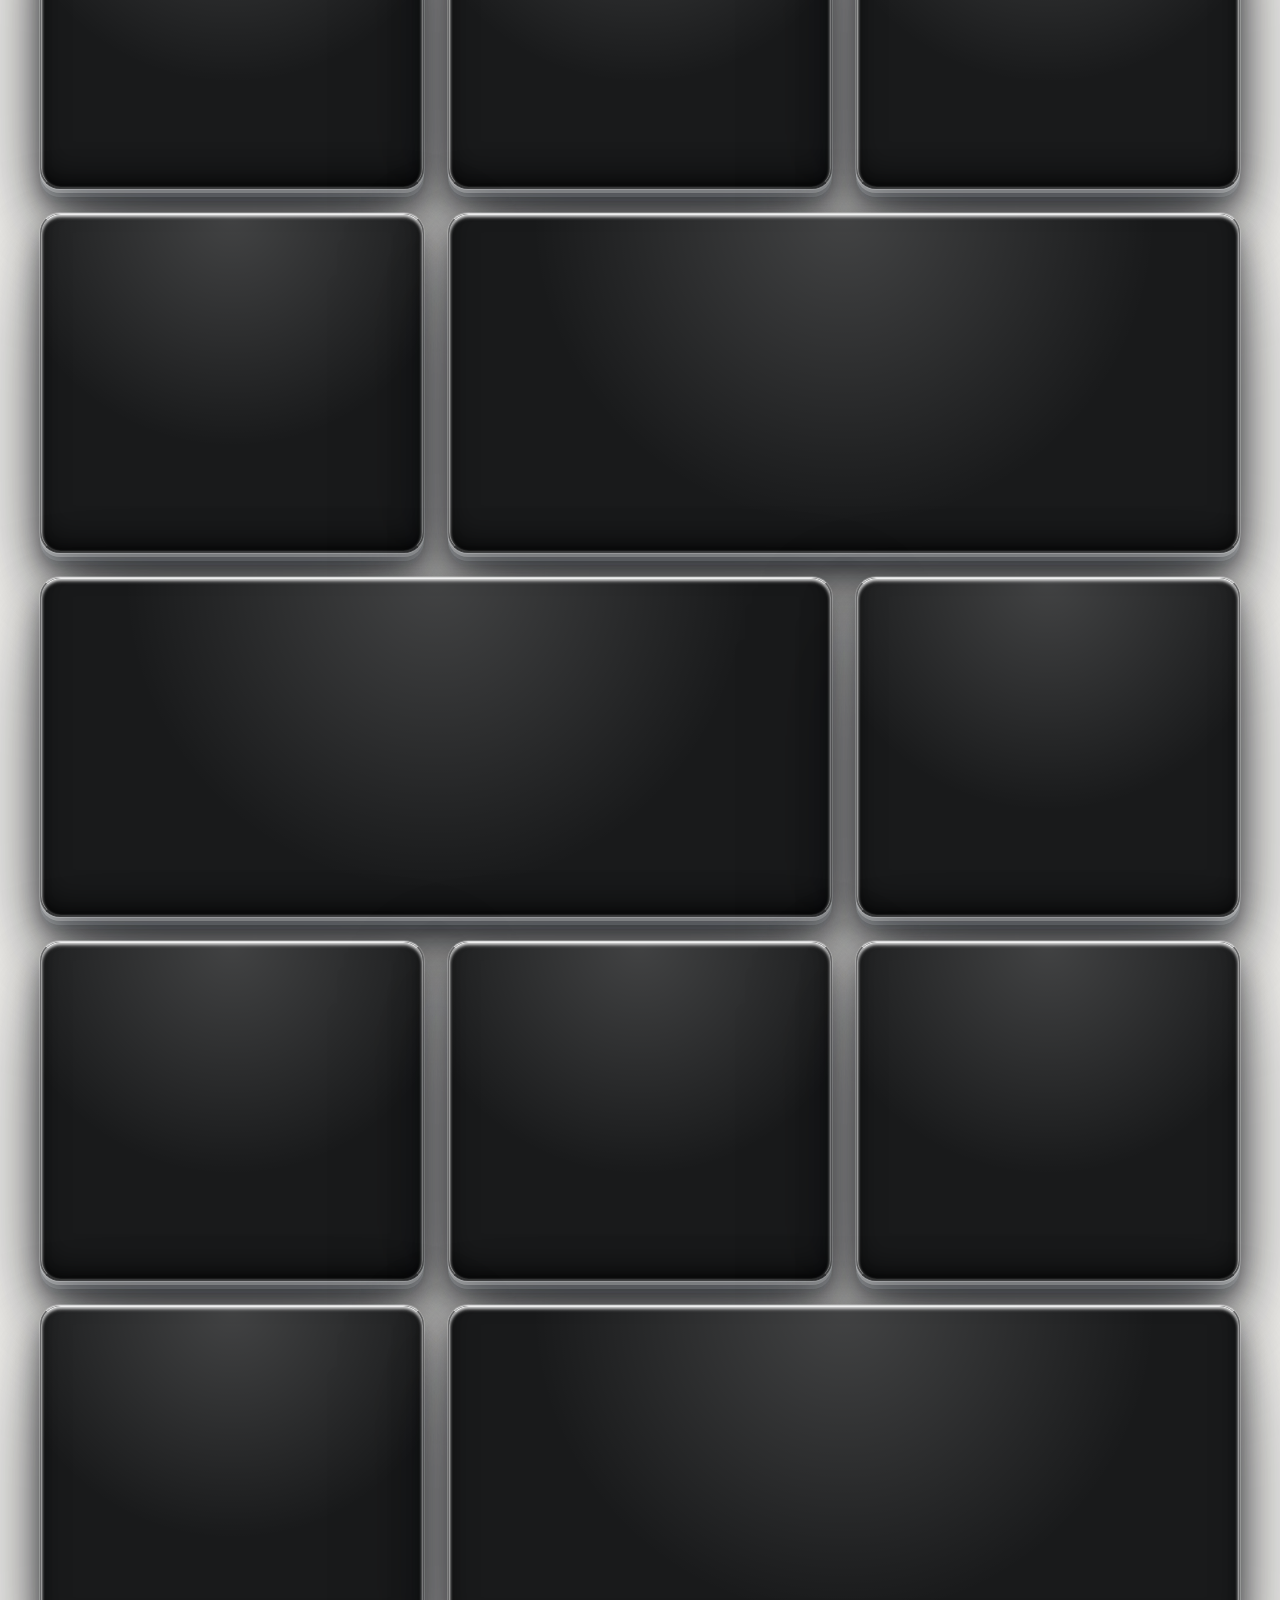
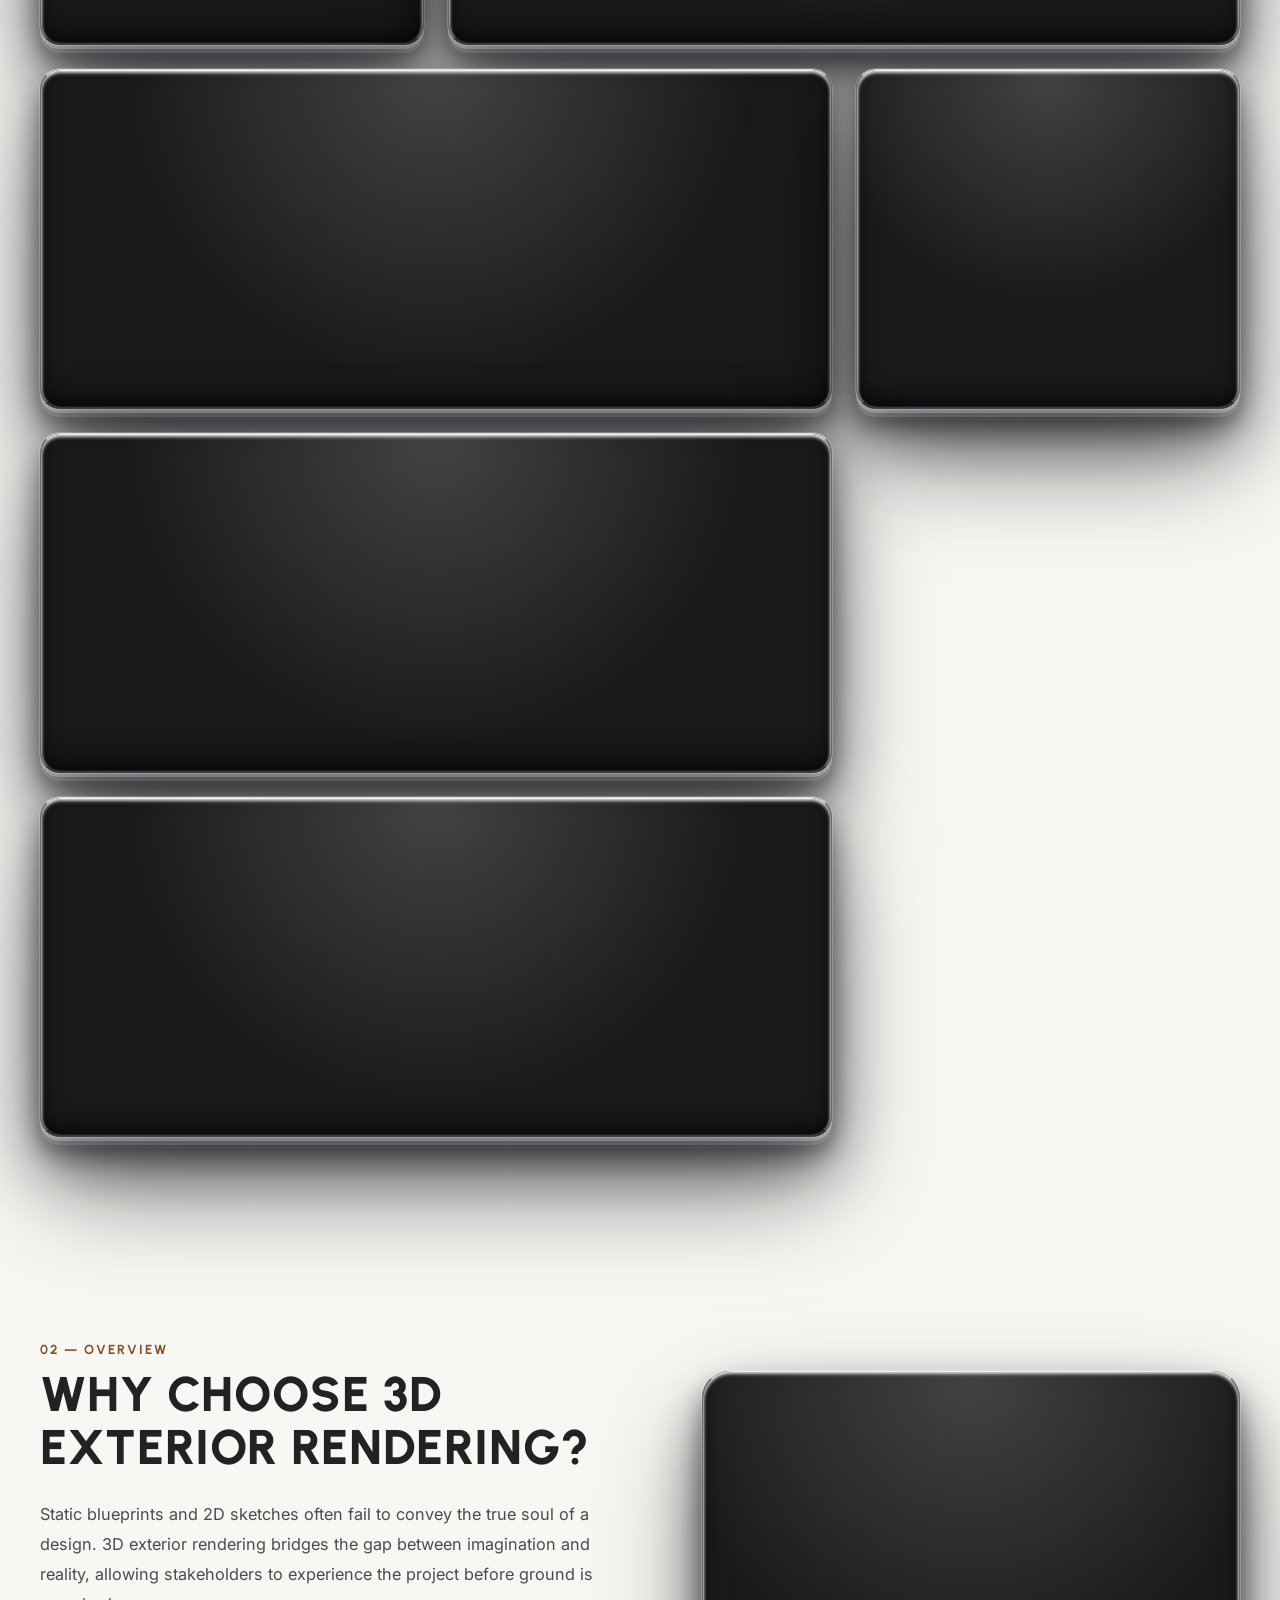
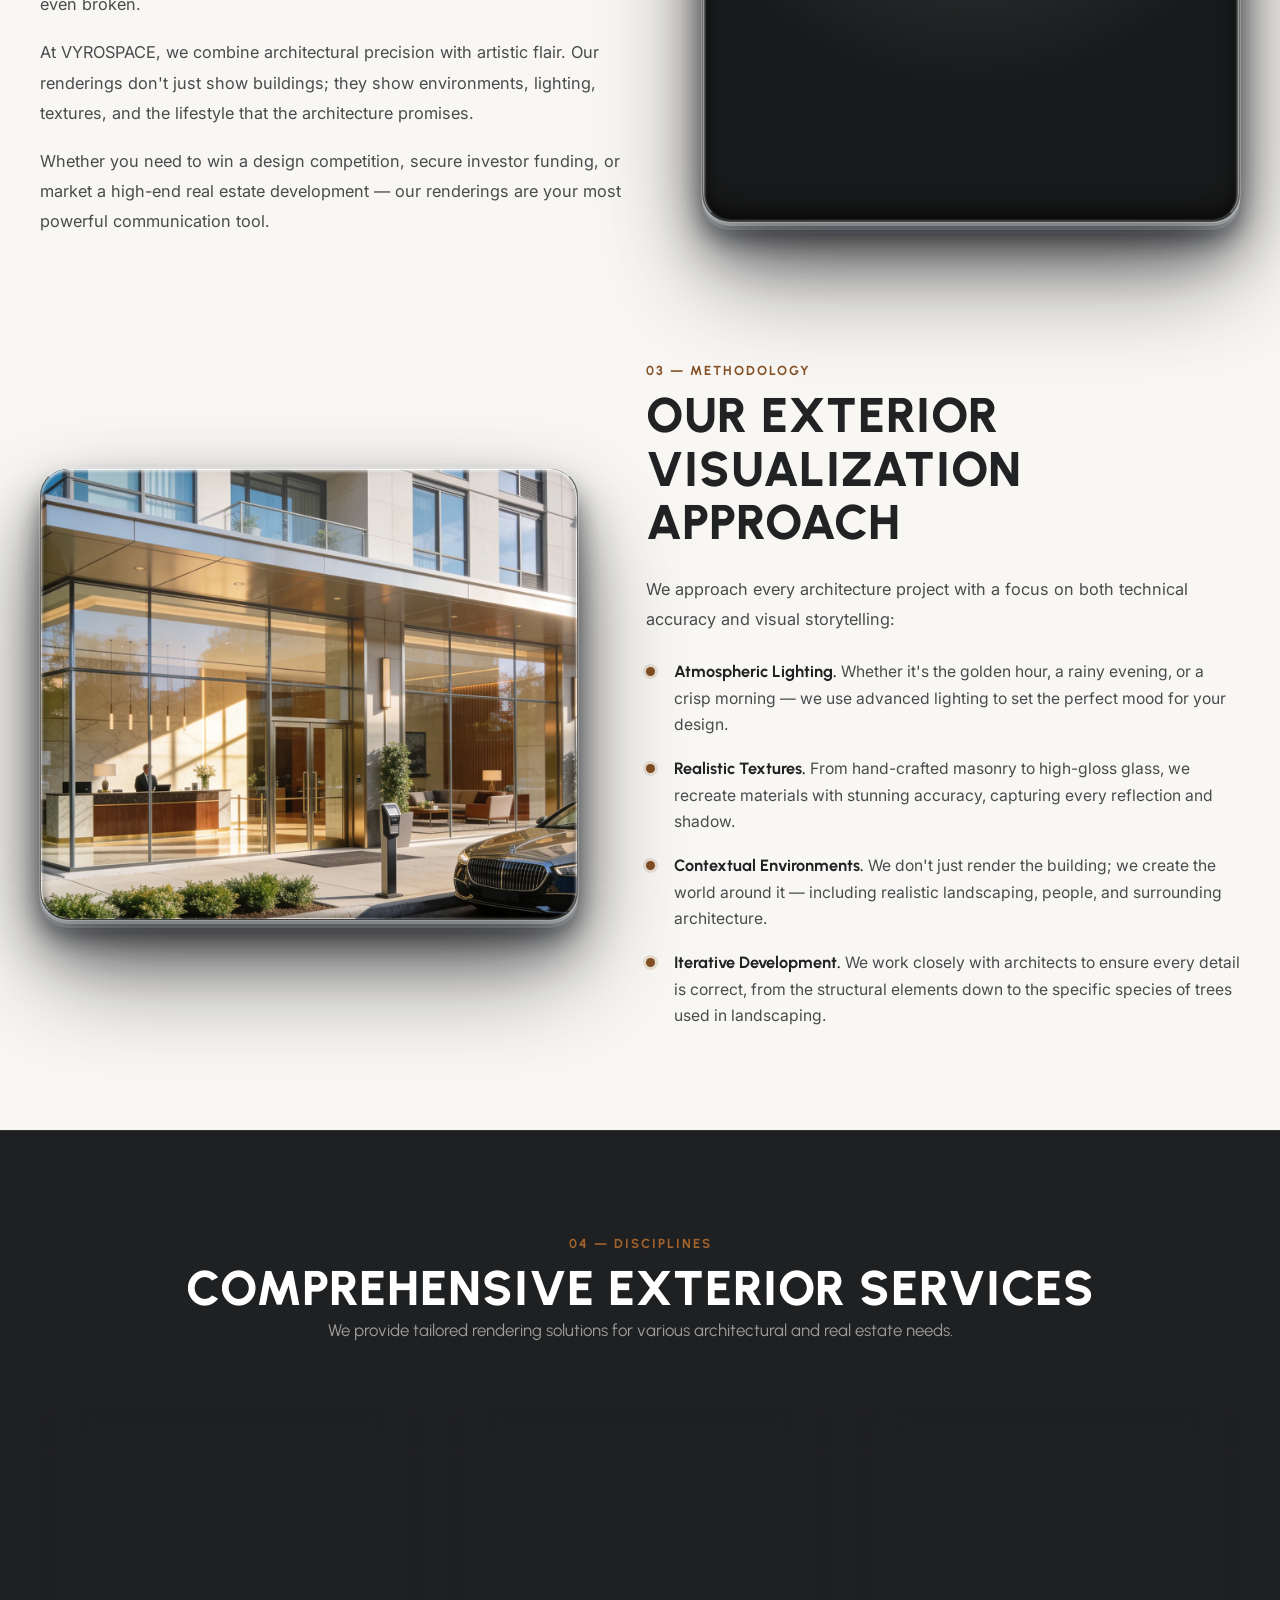
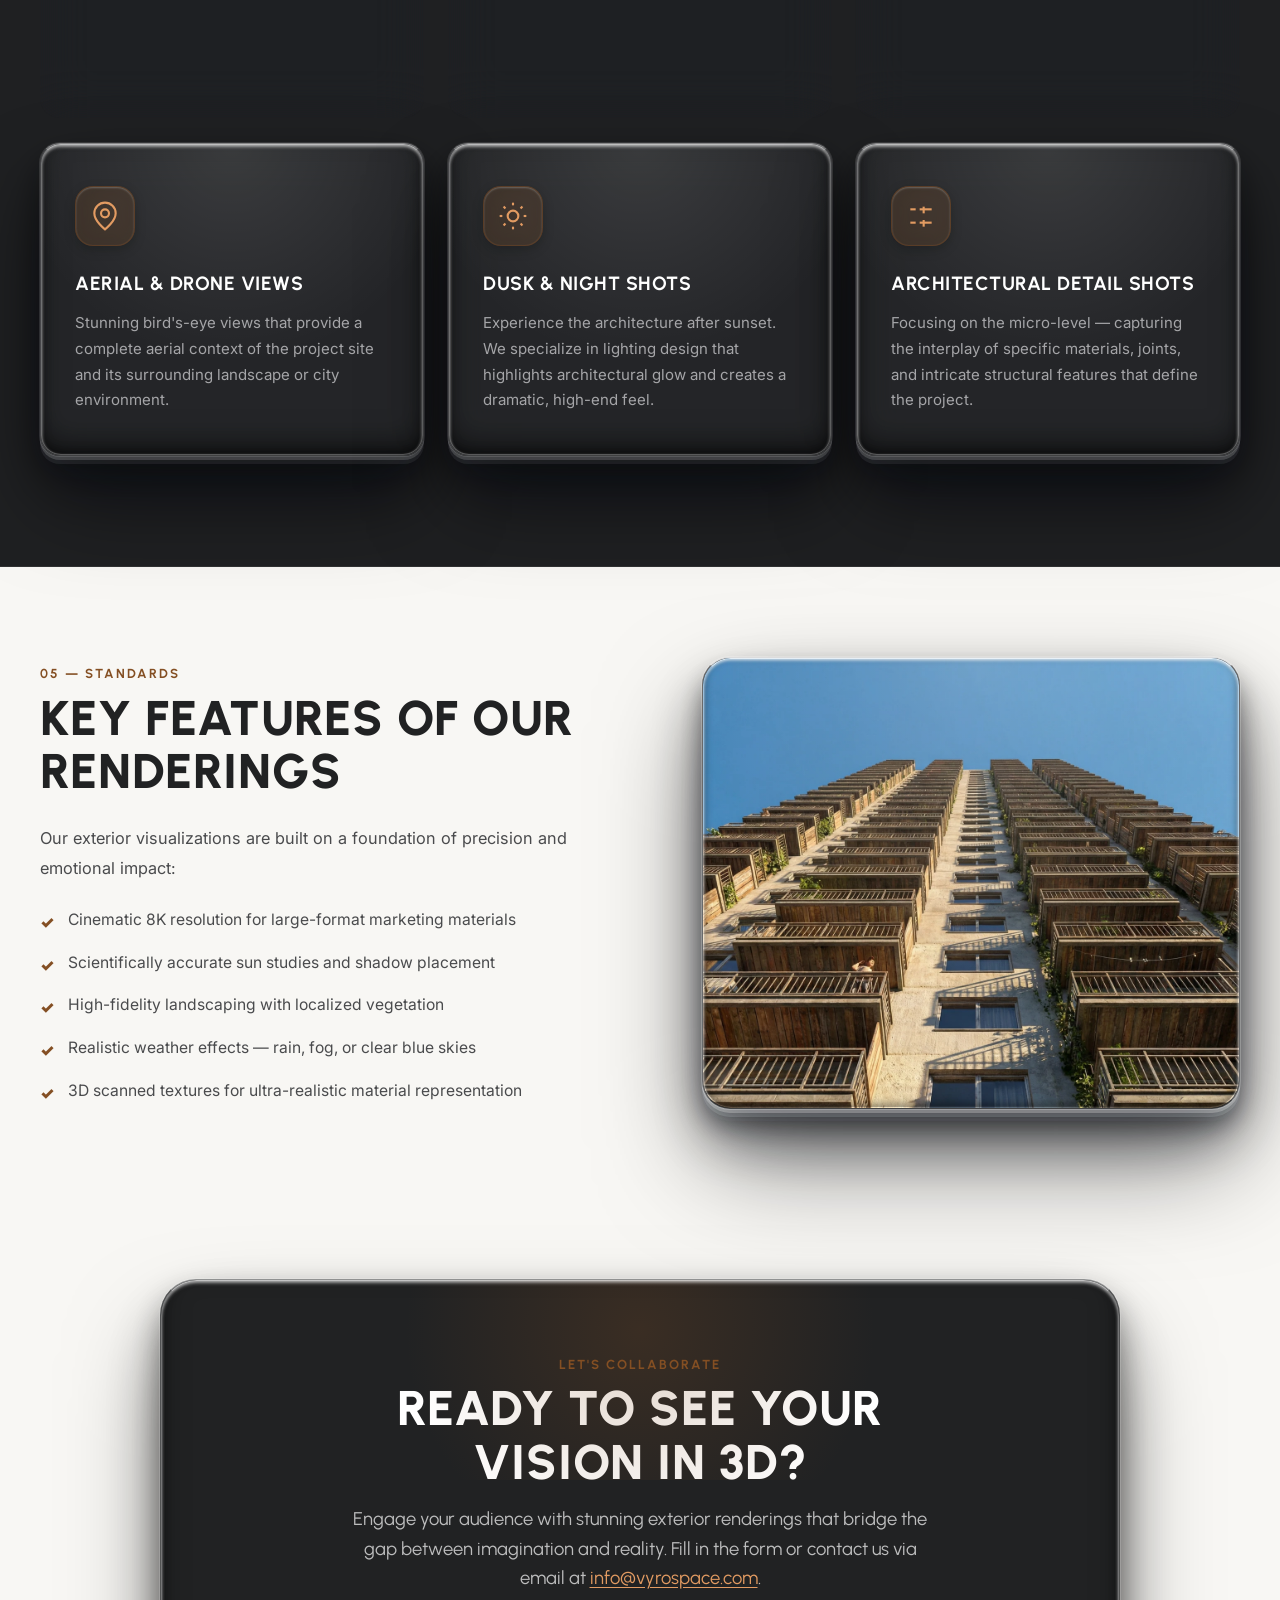
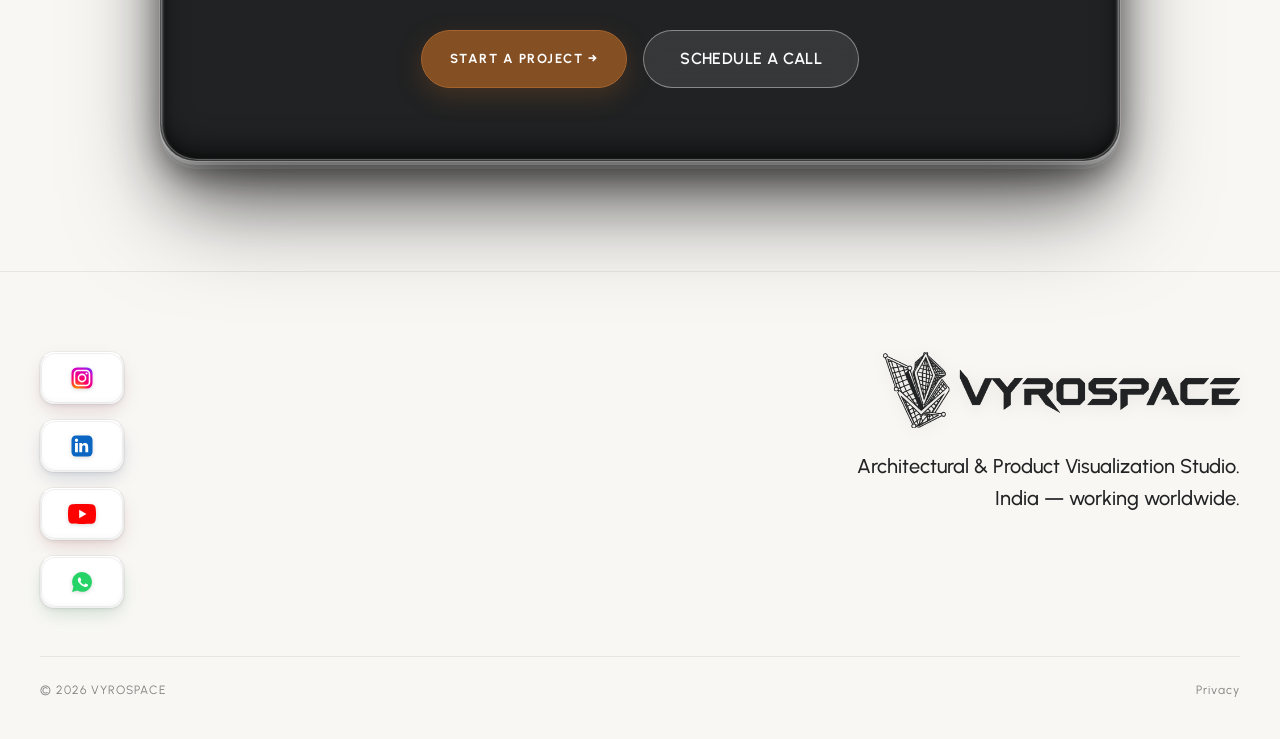
<file: exterior-rendering.html>
<!DOCTYPE html>
<html lang="en">

<head>
    <meta charset="UTF-8">
    <meta name="viewport" content="width=device-width, initial-scale=1.0, viewport-fit=cover">
    <title>Architectural Visualization &amp; 3D Rendering Studio | Vyrospace</title>
    <meta name="description"
        content="Vyrospace creates photorealistic architectural visualization, 3D rendering and CGI for hospitality, commercial, residential and real-estate projects.">
    <link rel="canonical" href="https://vyrospace.com/exterior-rendering.html">
    <link rel="preconnect" href="https://fonts.googleapis.com">
    <link rel="preconnect" href="https://fonts.gstatic.com" crossorigin>
    <link
        href="https://fonts.googleapis.com/css2?family=Urbanist:ital,wght@0,300;0,400;0,500;0,600;0,700;0,800;0,900;1,400&family=Inter:wght@300;400;500;600&display=swap"
        rel="stylesheet">
    <link rel="stylesheet" href="steelform.css?v=corner-clip-fix">
    <link rel="stylesheet" href="steelform-pages.css?v=corner-clip-fix">
    <!-- Favicon -->
    <link rel="icon" type="image/png" sizes="32x32" href="vyro_main_png.png">
    <link rel="icon" type="image/png" sizes="16x16" href="vyro_main_png.png">
    <link rel="apple-touch-icon" sizes="180x180" href="vyro_main_png.png">
    <meta name="theme-color" content="#212223">
    <!-- Open Graph / Facebook -->
    <meta property="og:type" content="website">
    <meta property="og:url" content="https://vyrospace.com/exterior-rendering.html">
    <meta property="og:title" content="Architectural Visualization &amp; 3D Rendering Studio | Vyrospace">
    <meta property="og:description" content="Vyrospace creates photorealistic architectural visualization, 3D rendering and CGI for hospitality, commercial, residential and real-estate projects.">
    <meta property="og:image" content="https://vyrospace.com/generated%20image/Exterior%203d%20renders/hf_20260221_123254_e76dc5b9-0c51-4465-aec0-39c0541b2e60.png">
    <meta property="og:site_name" content="VYROSPACE">
    <!-- Twitter Card -->
    <meta name="twitter:card" content="summary_large_image">
    <meta name="twitter:url" content="https://vyrospace.com/exterior-rendering.html">
    <meta name="twitter:title" content="Architectural Visualization &amp; 3D Rendering Studio | Vyrospace">
    <meta name="twitter:description" content="Vyrospace creates photorealistic architectural visualization, 3D rendering and CGI for hospitality, commercial, residential and real-estate projects.">
    <meta name="twitter:image" content="https://vyrospace.com/generated%20image/Exterior%203d%20renders/hf_20260221_123254_e76dc5b9-0c51-4465-aec0-39c0541b2e60.png">
    <!-- Google Search -->
    <meta name="google" content="notranslate">
    <!-- Mobile Web App -->
    <meta name="apple-mobile-web-app-status-bar-style" content="#0b192c">
    <meta name="apple-mobile-web-app-capable" content="yes">
    <meta name="mobile-web-app-capable" content="yes">
</head>

<body>

    <!-- ===== STRUCTURED DATA (JSON-LD) ===== -->
    <script type="application/ld+json">
{
    "@context": "https://schema.org",
    "@type": "Service",
    "serviceType": "Exterior 3D Rendering",
    "name": "Exterior 3D Rendering Services",
    "alternateName": ["Architectural Visualization", "3D Exterior Renders", "Building Renderings"],
    "description": "Premium exterior 3D rendering services for real estate developers, architects, and marketing teams. Photorealistic architectural visualizations with cinematic lighting and realistic materials.",
    "url": "https://vyrospace.com/exterior-rendering.html",
    "provider": {
        "@type": "Organization",
        "name": "VYROSPACE",
        "url": "https://vyrospace.com"
    },
    "areaServed": "Worldwide",
    "hasOfferCatalog": {
        "@type": "OfferCatalog",
        "name": "Exterior Rendering Services",
        "itemListElement": [
            {
                "@type": "Offer",
                "itemOffered": {
                    "@type": "Service",
                    "name": "Residential Exterior Rendering"
                }
            },
            {
                "@type": "Offer",
                "itemOffered": {
                    "@type": "Service",
                    "name": "Commercial Building Rendering"
                }
            },
            {
                "@type": "Offer",
                "itemOffered": {
                    "@type": "Service",
                    "name": "Aerial & Drone View Renders"
                }
            },
            {
                "@type": "Offer",
                "itemOffered": {
                    "@type": "Service",
                    "name": "Dusk & Night Shots"
                }
            }
        ]
    },
    "aggregateRating": {
        "@type": "AggregateRating",
        "ratingValue": "4.9",
        "reviewCount": "37"
    }
}
    </script>

    <script type="application/ld+json">
{
    "@context": "https://schema.org",
    "@type": "BreadcrumbList",
    "itemListElement": [
        {
            "@type": "ListItem",
            "position": 1,
            "name": "Home",
            "item": "https://vyrospace.com/"
        },
        {
            "@type": "ListItem",
            "position": 2,
            "name": "Services",
            "item": "https://vyrospace.com/#services"
        },
        {
            "@type": "ListItem",
            "position": 3,
            "name": "Exterior 3D Rendering",
            "item": "https://vyrospace.com/exterior-rendering.html"
        }
    ]
}
    </script>

    <script type="application/ld+json">
{
    "@context": "https://schema.org",
    "@type": "ImageObject",
    "name": "Exterior 3D Rendering Portfolio",
    "description": "Portfolio of photorealistic exterior 3D renderings by VYROSPACE",
    "url": "https://vyrospace.com/generated%20image/Exterior%203d%20renders/hf_20260221_123254_e76dc5b9-0c51-4465-aec0-39c0541b2e60.png",
    "width": "1920",
    "height": "1080"
}
    </script>

    <!-- ===== SCROLL-UP REVEAL FLOATING NAVBAR ===== -->
    <header class="floating-header" id="floatingNav" aria-label="Main Floating Navigation">
        <div class="floating-nav-inner">
            <a href="index.html" class="floating-nav-brand" title="VYROSPACE Home">
                <img src="vyro_main_trimmed.png" alt="VYROSPACE" class="floating-nav-logo" decoding="async">
            </a>
            <nav class="floating-nav-menu" aria-label="Quick links">
                <ul class="floating-pill-list">
                    <li><a href="index.html" class="floating-nav-link">HOME</a></li>
                    <li><a href="index.html#work" class="floating-nav-link">WORK</a></li>
                    <li><a href="exterior-rendering.html" class="floating-nav-link active">ARCHITECTURE</a></li>
                    <li><a href="product-visualization.html" class="floating-nav-link">PRODUCTS</a></li>
                    <li><a href="index.html#contact" class="floating-nav-link">CONTACT</a></li>
                </ul>
            </nav>
            <div class="floating-nav-action">
                <a href="index.html#contact" class="floating-nav-cta">START A PROJECT &rarr;</a>
            </div>
        </div>
    </header>

    <!-- ===== HERO SECTION CONTAINER ===== -->
    <div class="steelform-container">
        <section class="hero-stadium service-hero-stadium" id="hero">
            <!-- Background Image -->
            <img src="generated image/Exterior 3d renders/hf_20260221_123254_e76dc5b9-0c51-4465-aec0-39c0541b2e60.webp"
                alt="Architectural Visualization - Metropolitan Avenue Vista" class="service-hero-bg" decoding="async">

            <!-- Navigation -->
            <nav class="hero-nav">
                <a href="index.html" class="nav-brand" title="VYROSPACE Home">
                    <img src="vyro_main_trimmed.png" alt="VYROSPACE" class="nav-brand-img" decoding="async">
                </a>

                <ul class="nav-pill-menu" id="navPillMenu">
                    <li><a href="index.html">HOME</a></li>
                    <li><a href="index.html#work">WORK</a></li>
                    <li><a href="exterior-rendering.html" class="active">ARCHITECTURE</a></li>
                    <li><a href="product-visualization.html">PRODUCTS</a></li>
                    <li><a href="index.html#contact">CONTACT</a></li>
                </ul>

                <div class="nav-contact-action">
                    <a href="index.html#contact" class="nav-cta-pill">START A PROJECT &rarr;</a>
                    <button class="mobile-nav-toggle" id="mobileNavToggle" aria-label="Toggle navigation">&#9776;</button>
                </div>
            </nav>

            <!-- Hero Middle Content -->
            <div class="service-hero-middle">
                <div class="hero-breadcrumb">
                    <a href="index.html">HOME</a>
                    <span class="bc-sep">/</span>
                    <span>ARCHITECTURAL VISUALIZATION</span>
                </div>
                <h1 class="service-hero-title">ARCHITECTURAL VISUALIZATION</h1>
                <p class="service-hero-tagline">SEE THE SPACE BEFORE IT EXISTS.</p>
            </div>

            <!-- Hero Bottom Row -->
            <div class="service-hero-bottom">
                <p class="service-hero-desc">Photorealistic 3D architectural visualization for architects, designers, developers and real-estate brands &mdash; from early design concepts to final presentations and marketing.</p>
                <div class="service-hero-actions">
                    <a href="#services-overview" class="btn-pill btn-pill-white">EXPLORE SERVICES</a>
                </div>
            </div>
        </section>
    </div>

    <!-- ===== STICKY CONTACT ===== -->
    <a href="index.html#contact" class="sticky-cta" id="stickyCta" aria-label="Start a Project">
        <span class="sticky-cta-text">START A PROJECT</span>
    </a>

    <!-- ===== GALLERY SHOWCASE — Full Width ===== -->
    <section class="sp-showcase">
        <div class="container">
            <div class="sp-showcase-header">
                <span class="section-num">01 &mdash; SHOWCASE</span>
                <h2 class="section-heading section-heading-center">Selected Exterior Projects</h2>
                <p class="sp-showcase-subtitle">Transforming architectural blueprints and design models into photorealistic visual realities across residential, commercial, hospitality and urban masterplans.</p>
                <div class="sp-filter-bar" id="showcaseFilterBar">
                    <button class="sp-filter-btn active" data-filter="all">ALL WORKS (18)</button>
                    <button class="sp-filter-btn" data-filter="residential">RESIDENTIAL</button>
                    <button class="sp-filter-btn" data-filter="commercial">COMMERCIAL</button>
                    <button class="sp-filter-btn" data-filter="hospitality">HOSPITALITY</button>
                    <button class="sp-filter-btn" data-filter="urban">URBAN &amp; MASTERPLAN</button>
                </div>
            </div>
            <div class="sp-showcase-grid">
                <!-- 01. Casa Verde Cliffside Estate (Wide) -->
                <div class="sp-showcase-item sp-showcase-wide reveal-item" data-category="residential">
                    <img src="generated image/Exterior 3d renders/ChatGPT Image Sep 6, 2026, 03_53_00 PM.webp"
                        alt="Casa Verde Cliffside Estate with Infinity Pool at Sunset" loading="lazy" decoding="async">
                    <div class="sp-showcase-overlay">
                        <span class="sp-showcase-tag">Residential</span>
                        <h3>Casa Verde Cliffside Estate</h3>
                    </div>
                </div>

                <!-- 02. The Metropolitan Night Tower -->
                <div class="sp-showcase-item reveal-item" data-category="residential commercial">
                    <img src="generated image/Exterior 3d renders/Gemini_Generated_Image_wssnjxwssnjxwssn.webp"
                        alt="Luxury High-Rise Residential Tower at Night with Illuminated Recreation Courts" loading="lazy" decoding="async">
                    <div class="sp-showcase-overlay">
                        <span class="sp-showcase-tag">Residential High-Rise</span>
                        <h3>The Metropolitan Night Tower</h3>
                    </div>
                </div>

                <!-- 03. Solaria Coastal Pavilion -->
                <div class="sp-showcase-item reveal-item" data-category="residential">
                    <img src="generated image/Exterior 3d renders/hf_20260221_111106_24fd2fc7-65a9-4df2-8840-766dd2349400.webp"
                        alt="Contemporary Coastal Pavilion Villa with Reflection Pool and Palm Trees" loading="lazy" decoding="async">
                    <div class="sp-showcase-overlay">
                        <span class="sp-showcase-tag">Residential</span>
                        <h3>Solaria Coastal Pavilion</h3>
                    </div>
                </div>

                <!-- 04. Lumina Eco-Villa -->
                <div class="sp-showcase-item reveal-item" data-category="residential">
                    <img src="generated image/Exterior 3d renders/hf_20260221_111106_a4b5d31c-753e-44a3-bb7c-9504652d64d6.webp"
                        alt="Modernist Open-Plan Villa with Stepping Stone Water Garden" loading="lazy" decoding="async">
                    <div class="sp-showcase-overlay">
                        <span class="sp-showcase-tag">Residential</span>
                        <h3>Lumina Eco-Villa</h3>
                    </div>
                </div>

                <!-- 05. Luminescence Tower -->
                <div class="sp-showcase-item reveal-item" data-category="commercial">
                    <img src="generated image/Exterior 3d renders/hf_20260221_112742_5bca88a7-871d-47f9-a859-cf836fb69ec4.webp"
                        alt="High-Rise Skyline Tower with Vertical Architectural Illumination" loading="lazy" decoding="async">
                    <div class="sp-showcase-overlay">
                        <span class="sp-showcase-tag">Dusk &amp; Night</span>
                        <h3>Luminescence Tower</h3>
                    </div>
                </div>

                <!-- 06. The Meridian Resort Pavilion -->
                <div class="sp-showcase-item reveal-item" data-category="hospitality">
                    <img src="generated image/Exterior 3d renders/hf_20260221_113256_a02691ce-7f8d-4e31-898c-9289a96d7711.webp"
                        alt="Luxury Hotel Porte-Cochère and Grand Arrival Canopy at Twilight" loading="lazy" decoding="async">
                    <div class="sp-showcase-overlay">
                        <span class="sp-showcase-tag">Hospitality</span>
                        <h3>The Meridian Resort Pavilion</h3>
                    </div>
                </div>

                <!-- 07. Celestial Cloud Tower (Wide) -->
                <div class="sp-showcase-item sp-showcase-wide reveal-item" data-category="commercial">
                    <img src="generated image/Exterior 3d renders/hf_20260221_115055_b5575e3a-0ba0-44f6-9822-4aba2c82861e.webp"
                        alt="Iconic Commercial Skyscraper Rising Above Morning Clouds" loading="lazy" decoding="async">
                    <div class="sp-showcase-overlay">
                        <span class="sp-showcase-tag">High-Rise &amp; Aerial</span>
                        <h3>Celestial Cloud Tower</h3>
                    </div>
                </div>

                <!-- 08. Geometric Urban Atrium (Wide) -->
                <div class="sp-showcase-item sp-showcase-wide reveal-item" data-category="urban">
                    <img src="generated image/Exterior 3d renders/hf_20260221_115943_a112597f-3e44-4883-919c-834eb1b8e843.webp"
                        alt="Top-Down Aerial View of Modern Mixed-Use Courtyard Block" loading="lazy" decoding="async">
                    <div class="sp-showcase-overlay">
                        <span class="sp-showcase-tag">Urban Masterplan</span>
                        <h3>Geometric Urban Atrium</h3>
                    </div>
                </div>

                <!-- 09. Tri-Tower City Centre -->
                <div class="sp-showcase-item reveal-item" data-category="commercial urban">
                    <img src="generated image/Exterior 3d renders/hf_20260221_121010_411e0084-fa7b-40fe-9478-e40eaae612a9.webp"
                        alt="Aerial Perspective of Three High-Rise Glass Towers" loading="lazy" decoding="async">
                    <div class="sp-showcase-overlay">
                        <span class="sp-showcase-tag">Commercial Masterplan</span>
                        <h3>Tri-Tower City Centre</h3>
                    </div>
                </div>

                <!-- 10. Metropolis Financial Skyline -->
                <div class="sp-showcase-item reveal-item" data-category="commercial urban">
                    <img src="generated image/Exterior 3d renders/hf_20260221_121016_e4395e83-52bc-44e2-ba23-70b69412b3ac.webp"
                        alt="Ultra-Wide Panoramic Aerial View of Modern Commercial Financial District" loading="lazy" decoding="async">
                    <div class="sp-showcase-overlay">
                        <span class="sp-showcase-tag">Commercial CBD</span>
                        <h3>Metropolis Financial Skyline</h3>
                    </div>
                </div>

                <!-- 11. Sky Park & Podium Terrace -->
                <div class="sp-showcase-item reveal-item" data-category="hospitality residential">
                    <img src="generated image/Exterior 3d renders/hf_20260221_121251_114f5d97-d99e-4e15-872c-aef4afba0915.webp"
                        alt="Podium Rooftop Garden Oasis and Luxury Swimming Pool on High-Rise" loading="lazy" decoding="async">
                    <div class="sp-showcase-overlay">
                        <span class="sp-showcase-tag">Hospitality &amp; Leisure</span>
                        <h3>Sky Park &amp; Podium Terrace</h3>
                    </div>
                </div>

                <!-- 12. Biophilic Green Roof Masterplan -->
                <div class="sp-showcase-item reveal-item" data-category="urban">
                    <img src="generated image/Exterior 3d renders/hf_20260221_121513_303f53cf-b83a-4855-addb-8e6ac72d83f4.webp"
                        alt="Master Site Plan Layout of Biophilic Green Roof Architecture" loading="lazy" decoding="async">
                    <div class="sp-showcase-overlay">
                        <span class="sp-showcase-tag">Landscape Masterplan</span>
                        <h3>Biophilic Green Roof Masterplan</h3>
                    </div>
                </div>

                <!-- 13. Cascading Botanical Terraces -->
                <div class="sp-showcase-item reveal-item" data-category="residential">
                    <img src="generated image/Exterior 3d renders/hf_20260221_121657_83d78fea-4c93-4d5b-b03a-35e384e3f146.webp"
                        alt="Cantilevered Glass Balcony Garden Terraces with Lush Vegetation" loading="lazy" decoding="async">
                    <div class="sp-showcase-overlay">
                        <span class="sp-showcase-tag">Residential Detail</span>
                        <h3>Cascading Botanical Terraces</h3>
                    </div>
                </div>

                <!-- 14. The Corner Atrium (Wide) -->
                <div class="sp-showcase-item sp-showcase-wide reveal-item" data-category="commercial">
                    <img src="generated image/Exterior 3d renders/hf_20260221_122036_a6727367-ea09-45e0-bcd5-849f97b3a015.webp"
                        alt="Street Corner Perspective of Glass-and-Stone Commercial Building" loading="lazy" decoding="async">
                    <div class="sp-showcase-overlay">
                        <span class="sp-showcase-tag">Commercial Mixed-Use</span>
                        <h3>The Corner Atrium</h3>
                    </div>
                </div>

                <!-- 15. The Astor Grand Residence (Wide) -->
                <div class="sp-showcase-item sp-showcase-wide reveal-item" data-category="residential">
                    <img src="generated image/Exterior 3d renders/hf_20260221_122519_06183a91-9ae4-438c-ad86-8a1e2486ff02.webp"
                        alt="Prestigious Classical Limestone Streetscape with Grand Residential Entrance" loading="lazy" decoding="async">
                    <div class="sp-showcase-overlay">
                        <span class="sp-showcase-tag">Classical Residential</span>
                        <h3>The Astor Grand Residence</h3>
                    </div>
                </div>

                <!-- 16. Urban Transit Corridor -->
                <div class="sp-showcase-item reveal-item" data-category="urban commercial">
                    <img src="generated image/Exterior 3d renders/hf_20260221_122731_129b7e2f-e685-4b21-9724-f553a6ad5db5.webp"
                        alt="Dynamic Urban Avenue with Street Life and Contemporary High-Rise" loading="lazy" decoding="async">
                    <div class="sp-showcase-overlay">
                        <span class="sp-showcase-tag">Urban Streetscape</span>
                        <h3>Urban Transit Corridor</h3>
                    </div>
                </div>

                <!-- 17. The Desai Horizon Complex (Wide) -->
                <div class="sp-showcase-item sp-showcase-wide reveal-item" data-category="residential urban">
                    <img src="generated image/Exterior 3d renders/hf_20260219_194447_f32ad536-7948-417f-92d8-390e8adce319.webp"
                        alt="Aerial Twilight Masterplan of Multi-Story Residential Tower with Illuminated Sports Courts and Avenue Traffic" loading="lazy" decoding="async">
                    <div class="sp-showcase-overlay">
                        <span class="sp-showcase-tag">Residential &amp; Masterplan</span>
                        <h3>The Desai Horizon Complex</h3>
                    </div>
                </div>

                <!-- 18. Aero Sky Tower Perspectives (Wide) -->
                <div class="sp-showcase-item sp-showcase-wide reveal-item" data-category="commercial">
                    <img src="generated image/Exterior 3d renders/hf_20260221_111506_b281b33f-6f6c-4c41-b88a-055e0a3f455c.webp"
                        alt="Architectural Low-Angle Perspective of Commercial Glass High-Rise with Neon Linear Facade Illumination" loading="lazy" decoding="async">
                    <div class="sp-showcase-overlay">
                        <span class="sp-showcase-tag">Commercial High-Rise</span>
                        <h3>Aero Sky Tower Perspectives</h3>
                    </div>
                </div>
            </div>
        </div>
    </section>

    <!-- ===== SERVICE OVERVIEW — Alternating Layout ===== -->
    <section class="sp-detail-section" id="services-overview">
        <div class="container">
            <div class="sp-detail-block reveal-item">
                <div class="sp-detail-text">
                    <span class="section-num">02 &mdash; OVERVIEW</span>
                    <h2 class="section-heading">Why Choose 3D Exterior Rendering?</h2>
                    <p>Static blueprints and 2D sketches often fail to convey the true soul of a design. 3D exterior
                        rendering bridges the gap between imagination and reality, allowing stakeholders to experience
                        the project before ground is even broken.</p>
                    <p>At VYROSPACE, we combine architectural precision with artistic flair. Our renderings don't just
                        show buildings; they show environments, lighting, textures, and the lifestyle that the
                        architecture promises.</p>
                    <p>Whether you need to win a design competition, secure investor funding, or market a high-end real
                        estate development — our renderings are your most powerful communication tool.</p>
                </div>
                <div class="sp-detail-image">
                    <img src="generated image/Exterior 3d renders/hf_20260221_113332_ebc97345-c3e8-4a3b-8928-b8a351459f1c.webp"
                        alt="Architectural Planning and Exterior Porte-Cochère Arrival Experience" loading="lazy" decoding="async">
                </div>
            </div>

            <div class="sp-detail-block sp-detail-reverse reveal-item">
                <div class="sp-detail-text">
                    <span class="section-num">03 &mdash; METHODOLOGY</span>
                    <h2 class="section-heading">Our Exterior Visualization Approach</h2>
                    <p>We approach every architecture project with a focus on both technical accuracy and visual
                        storytelling:</p>
                    <ul class="sp-feature-list">
                        <li>
                            <strong>Atmospheric Lighting.</strong> Whether it's the golden hour, a rainy evening, or a
                            crisp morning — we use advanced lighting to set the perfect mood for your design.
                        </li>
                        <li>
                            <strong>Realistic Textures.</strong> From hand-crafted masonry to high-gloss glass, we
                            recreate materials with stunning accuracy, capturing every reflection and shadow.
                        </li>
                        <li>
                            <strong>Contextual Environments.</strong> We don't just render the building; we create the
                            world around it — including realistic landscaping, people, and surrounding architecture.
                        </li>
                        <li>
                            <strong>Iterative Development.</strong> We work closely with architects to ensure every
                            detail is correct, from the structural elements down to the specific species of trees used
                            in landscaping.
                        </li>
                    </ul>
                </div>
                <div class="sp-detail-image">
                    <img src="generated image/Exterior 3d renders/hf_20260221_122525_e775d753-a9b9-4ac5-b5ad-aa178357d1f6.webp"
                        alt="Atmospheric Lighting and Prestige Glass Lobby Arrival" loading="lazy" decoding="async">
                </div>
            </div>
        </div>
    </section>

    <!-- ===== SERVICE TYPES — Cards ===== -->
    <section class="sp-services-types">
        <div class="container">
            <div style="text-align: center;">
                <span class="section-num">04 &mdash; DISCIPLINES</span>
                <h2 class="section-heading section-heading-center">Comprehensive Exterior Services</h2>
            </div>
            <p class="sp-services-intro">We provide tailored rendering solutions for various architectural and real
                estate needs.</p>
            <div class="sp-types-grid">
                <div class="sp-type-card reveal-item">
                    <div class="sp-type-icon">
                        <svg width="32" height="32" viewBox="0 0 24 24" fill="none" stroke="currentColor"
                            stroke-width="1.6">
                            <path d="M3 9l9-7 9 7v11a2 2 0 0 1-2 2H5a2 2 0 0 1-2-2z" />
                        </svg>
                    </div>
                    <h3>Residential Rendering</h3>
                    <p>Showcase private residences, villas, and housing developments with a focus on warmth, lifestyle,
                        and curb appeal that resonates with buyers.</p>
                </div>
                <div class="sp-type-card reveal-item">
                    <div class="sp-type-icon">
                        <svg width="32" height="32" viewBox="0 0 24 24" fill="none" stroke="currentColor"
                            stroke-width="1.6">
                            <rect x="2" y="7" width="20" height="14" rx="2" ry="2" />
                            <path d="M16 21V5a2 2 0 0 0-2-2h-4a2 2 0 0 0-2 2v16" />
                        </svg>
                    </div>
                    <h3>Commercial Projects</h3>
                    <p>High-impact visuals for offices, retail spaces, and mixed-use developments that highlight scale,
                        material sophistication, and urban integration.</p>
                </div>
                <div class="sp-type-card reveal-item">
                    <div class="sp-type-icon">
                        <svg width="32" height="32" viewBox="0 0 24 24" fill="none" stroke="currentColor"
                            stroke-width="1.6">
                            <circle cx="12" cy="12" r="10" />
                            <path d="M12 2a14.5 14.5 0 0 0 0 20 14.5 14.5 0 0 0 0-20" />
                            <path d="M2 12h20" />
                        </svg>
                    </div>
                    <h3>Urban & Master Planning</h3>
                    <p>Large-scale visualizations of townships, city blocks, and public spaces, showcasing the harmony
                        between architecture and city infrastructure.</p>
                </div>
                <div class="sp-type-card reveal-item">
                    <div class="sp-type-icon">
                        <svg width="32" height="32" viewBox="0 0 24 24" fill="none" stroke="currentColor"
                            stroke-width="1.6">
                            <path d="M20 10c0 6-8 12-8 12s-8-6-8-12a8 8 0 0 1 16 0Z" />
                            <circle cx="12" cy="10" r="3" />
                        </svg>
                    </div>
                    <h3>Aerial & Drone Views</h3>
                    <p>Stunning bird's-eye views that provide a complete aerial context of the project site and its
                        surrounding landscape or city environment.</p>
                </div>
                <div class="sp-type-card reveal-item">
                    <div class="sp-type-icon">
                        <svg width="32" height="32" viewBox="0 0 24 24" fill="none" stroke="currentColor"
                            stroke-width="1.6">
                            <circle cx="12" cy="12" r="4" />
                            <path d="M12 2v2" />
                            <path d="M12 20v2" />
                            <path d="m4.93 4.93 1.41 1.41" />
                            <path d="m17.66 17.66 1.41 1.41" />
                            <path d="M2 12h2" />
                            <path d="M20 12h2" />
                            <path d="m6.34 17.66-1.41 1.41" />
                            <path d="m19.07 4.93-1.41 1.41" />
                        </svg>
                    </div>
                    <h3>Dusk & Night Shots</h3>
                    <p>Experience the architecture after sunset. We specialize in lighting design that highlights
                        architectural glow and creates a dramatic, high-end feel.</p>
                </div>
                <div class="sp-type-card reveal-item">
                    <div class="sp-type-icon">
                        <svg width="32" height="32" viewBox="0 0 24 24" fill="none" stroke="currentColor"
                            stroke-width="1.6">
                            <path d="M20 7h-9" />
                            <path d="M14 10V5" />
                            <path d="M8 7H4" />
                            <path d="M20 17h-9" />
                            <path d="M14 20v-5" />
                            <path d="M8 17H4" />
                        </svg>
                    </div>
                    <h3>Architectural Detail Shots</h3>
                    <p>Focusing on the micro-level — capturing the interplay of specific materials, joints, and
                        intricate structural features that define the project.</p>
                </div>
            </div>
        </div>
    </section>

    <!-- ===== FEATURES SECTION ===== -->
    <section class="sp-features-section">
        <div class="container">
            <div class="sp-detail-block reveal-item">
                <div class="sp-detail-text">
                    <span class="section-num">05 &mdash; STANDARDS</span>
                    <h2 class="section-heading">Key Features of Our Renderings</h2>
                    <p>Our exterior visualizations are built on a foundation of precision and emotional impact:</p>
                    <ul class="sp-feature-list sp-feature-list-checked">
                        <li>Cinematic 8K resolution for large-format marketing materials</li>
                        <li>Scientifically accurate sun studies and shadow placement</li>
                        <li>High-fidelity landscaping with localized vegetation</li>
                        <li>Realistic weather effects — rain, fog, or clear blue skies</li>
                        <li>3D scanned textures for ultra-realistic material representation</li>
                    </ul>
                </div>
                <div class="sp-detail-image">
                    <img src="generated image/Exterior 3d renders/hf_20260221_122302_4bc25319-0cdc-4dbd-bf90-74e746f5d964.webp"
                        alt="Mass Timber Balcony Architecture and Structural Detail Precision" loading="lazy" decoding="async">
                </div>
            </div>
        </div>
    </section>

    <!-- ===== CTA BANNER ===== -->
    <section class="cta-banner">
        <div class="container">
            <div class="cta-banner-content">
                <span class="section-num">LET'S COLLABORATE</span>
                <h2 class="section-heading">Ready to See Your<br>Vision in 3D?</h2>
                <p>Engage your audience with stunning exterior renderings that bridge the gap between imagination and
                    reality. Fill in the form or contact us via email at
                    <a href="mailto:info@vyrospace.com" class="sp-inline-link">info@vyrospace.com</a>.
                </p>
                <div class="cta-banner-actions">
                    <a href="index.html#contact" class="btn-pill btn-pill-bronze">START A PROJECT &rarr;</a>
                    <a href="index.html#contact" class="btn-pill btn-pill-outline-white">SCHEDULE A CALL</a>
                </div>
            </div>
        </div>
    </section>

    <!-- ===== FOOTER (minimal) ===== -->
    <footer class="footer">
        <div class="container">
            <div class="footer-inner">
                <div class="footer-socials">
                    <a href="https://www.instagram.com/vyrospace_" target="_blank" rel="noopener noreferrer"
                        aria-label="Instagram" class="social-btn social-btn-instagram">
                        <img src="steelform_assets/icon_instagram_official.svg" alt="Instagram" class="footer-social-icon" decoding="async">
                    </a>
                    <a href="https://www.linkedin.com/company/vyrospace/about/?viewAsMember=true" target="_blank"
                        rel="noopener noreferrer" aria-label="LinkedIn" class="social-btn social-btn-linkedin">
                        <img src="steelform_assets/icon_linkedin_official.svg" alt="LinkedIn" class="footer-social-icon" decoding="async">
                    </a>
                    <a href="#" aria-label="YouTube" class="social-btn social-btn-youtube">
                        <img src="steelform_assets/icon_youtube_official.svg" alt="YouTube" class="footer-social-icon" decoding="async">
                    </a>
                    <a href="https://wa.me/918460385958" target="_blank" rel="noopener noreferrer"
                        aria-label="WhatsApp" class="social-btn social-btn-whatsapp" title="Chat on WhatsApp (+91 84603 85958)">
                        <img src="steelform_assets/icon_whatsapp_official.svg" alt="WhatsApp" class="footer-social-icon" decoding="async">
                    </a>
                </div>
                <div class="footer-brand">
                    <a href="index.html" class="footer-logo" aria-label="VYROSPACE Home">
                        <img src="vyro_main_obsidian.png" alt="VYROSPACE" class="footer-logo-img" decoding="async">
                    </a>
                    <p>Architectural &amp; Product Visualization Studio.<br>India &mdash; working worldwide.</p>
                </div>
            </div>
            <div class="footer-bottom">
                <p>&copy; 2026 VYROSPACE</p>
                <a href="privacy-policy.html">Privacy</a>
            </div>
        </div>
    </footer>

    <script src="script.js?v=popup-nav-v2"></script>
    <script src="motion.js?v=3d-shadows"></script>
    <script src="steelform.js?v=3d-shadows"></script>
</body>

</html>
</file>
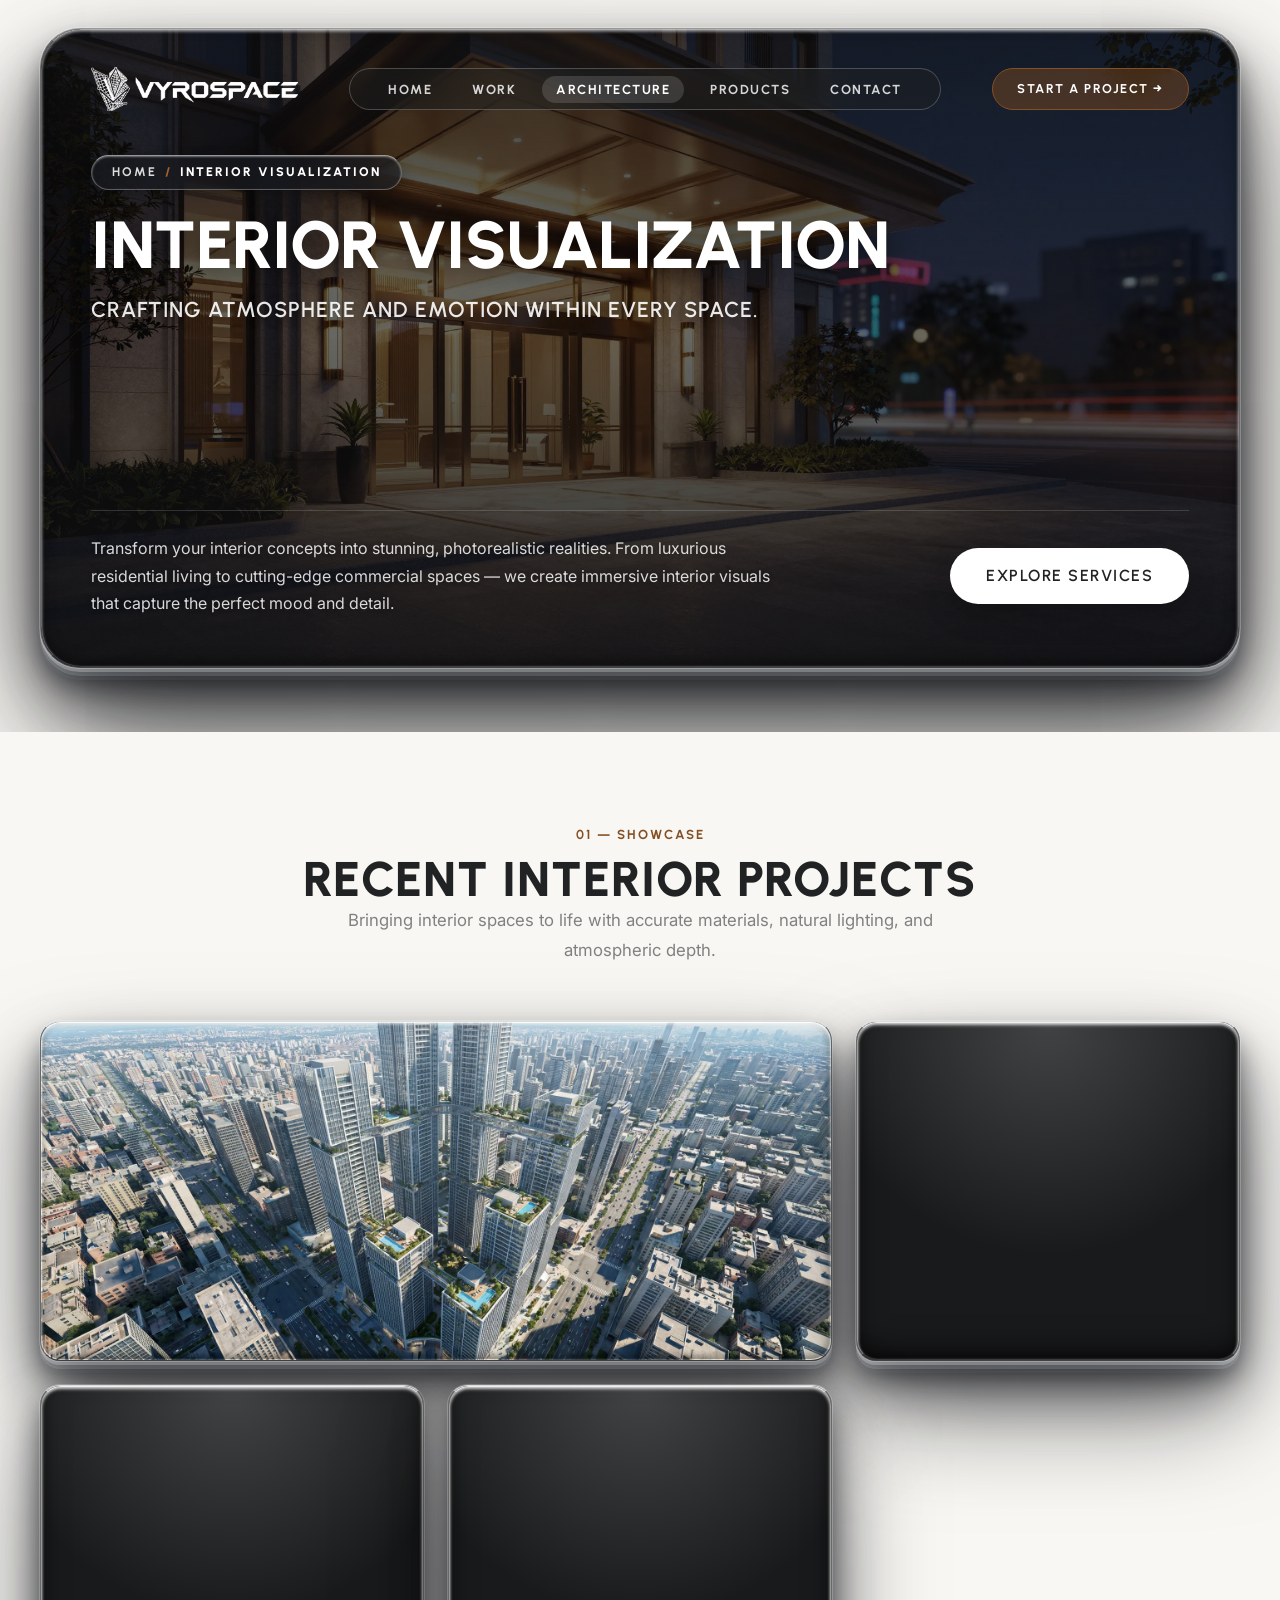
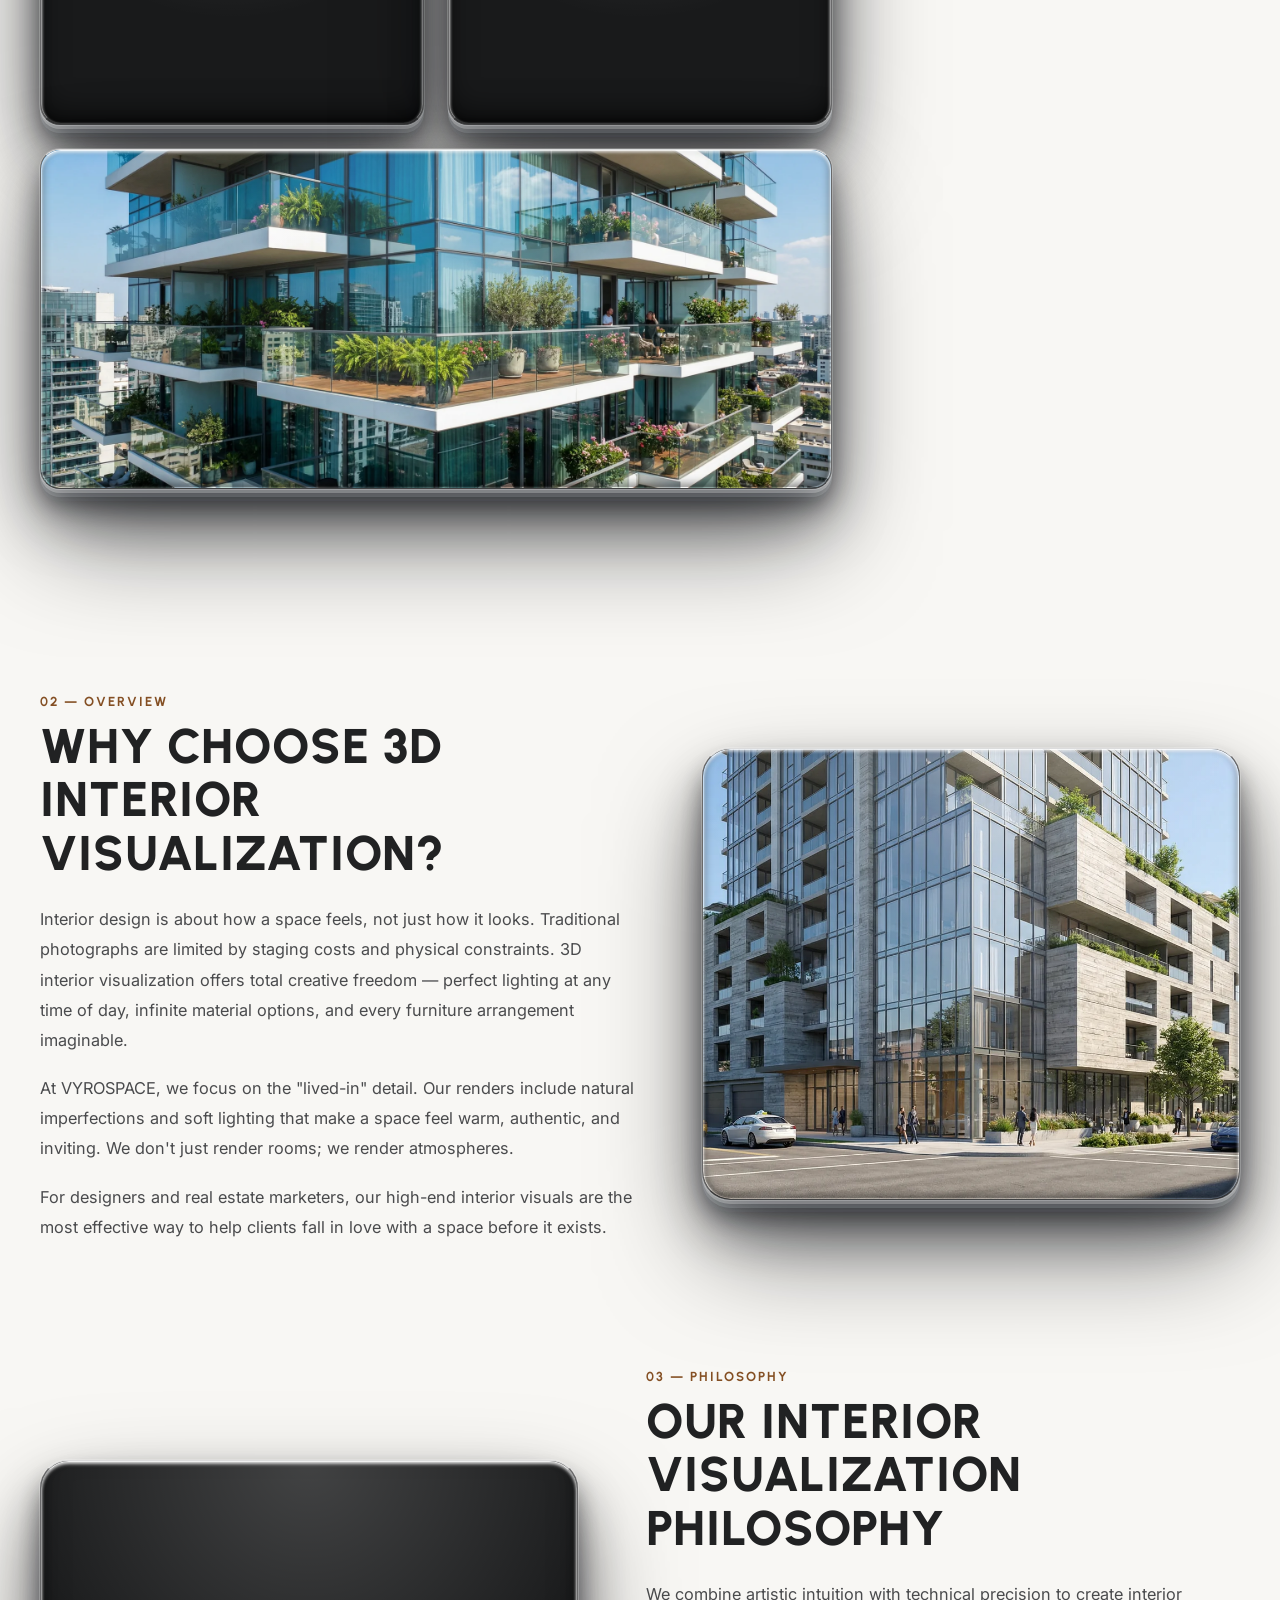
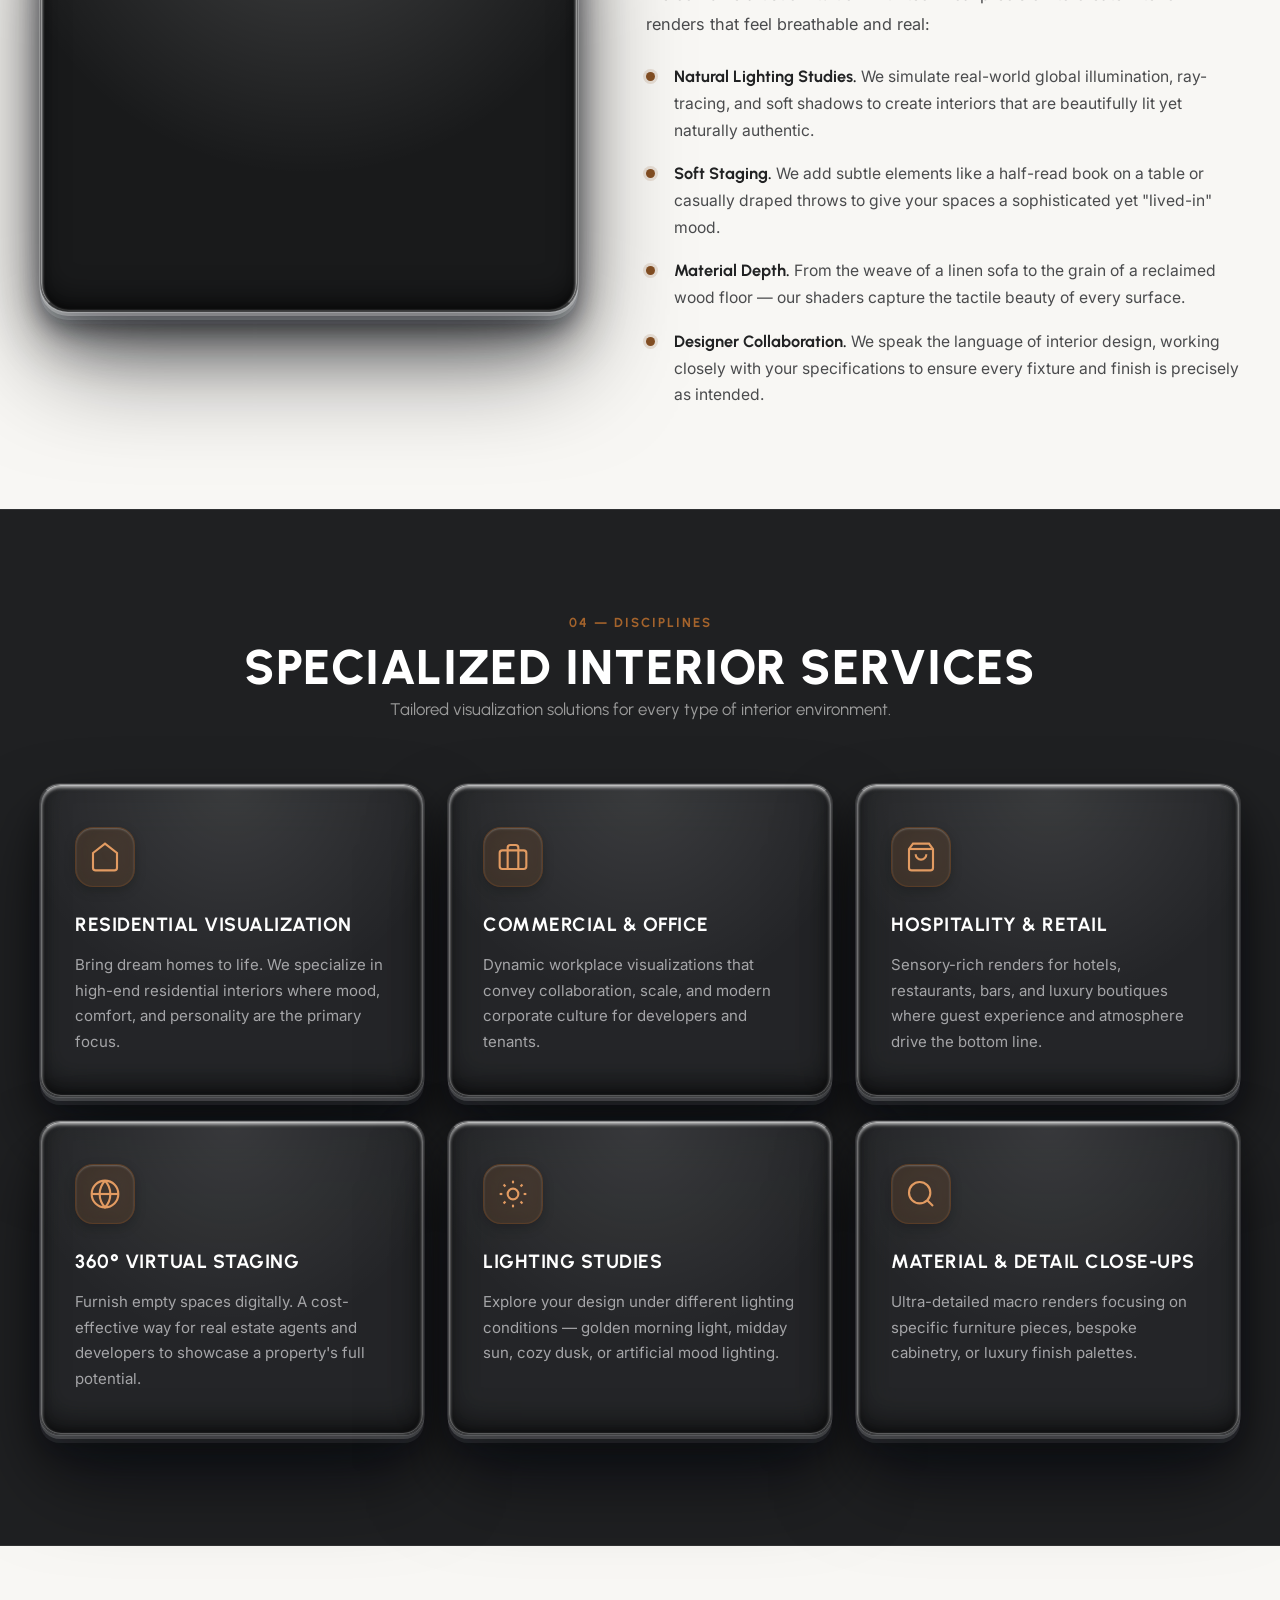
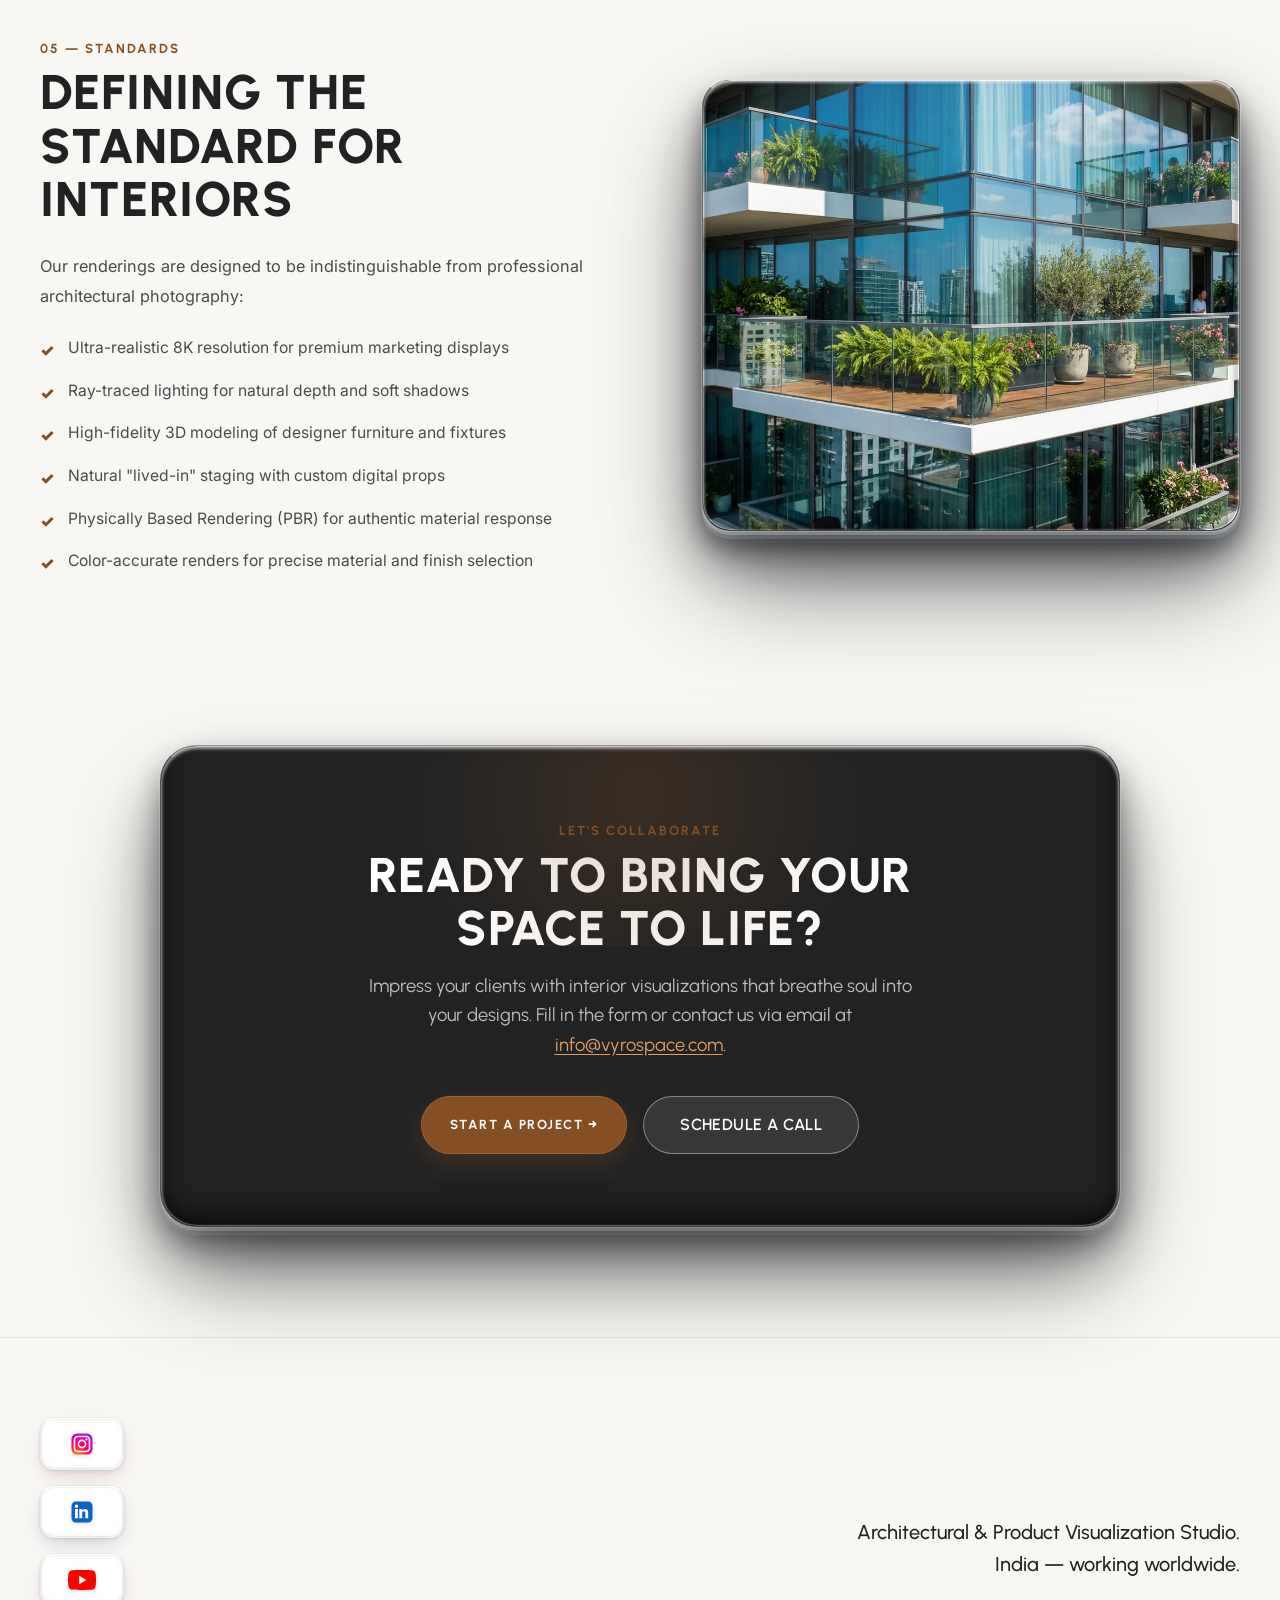
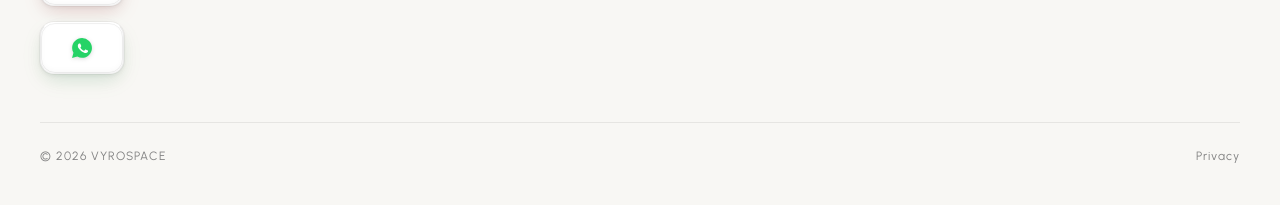
<file: interior-visualization.html>
<!DOCTYPE html>
<html lang="en">

<head>
    <meta charset="UTF-8">
    <meta name="viewport" content="width=device-width, initial-scale=1.0, viewport-fit=cover">
    <title>Interior Visualization Services &amp; 3D Renders | Vyrospace</title>
    <meta name="description"
        content="Photorealistic interior 3D visualization by VYROSPACE. Authentic lighting, tactile materials, and lived-in styling for architects, designers, and developers.">
    <link rel="canonical" href="https://vyrospace.com/interior-visualization.html">
    <link rel="preconnect" href="https://fonts.googleapis.com">
    <link rel="preconnect" href="https://fonts.gstatic.com" crossorigin>
    <link
        href="https://fonts.googleapis.com/css2?family=Urbanist:ital,wght@0,300;0,400;0,500;0,600;0,700;0,800;0,900;1,400&family=Inter:wght@300;400;500;600&display=swap"
        rel="stylesheet">
    <link rel="stylesheet" href="steelform.css?v=corner-clip-fix">
    <link rel="stylesheet" href="steelform-pages.css?v=corner-clip-fix">
    <!-- Favicon -->
    <link rel="icon" type="image/png" sizes="32x32" href="vyro_main_png.png">
    <link rel="icon" type="image/png" sizes="16x16" href="vyro_main_png.png">
    <link rel="apple-touch-icon" sizes="180x180" href="vyro_main_png.png">
    <meta name="theme-color" content="#212223">
    <!-- Open Graph / Facebook -->
    <meta property="og:type" content="website">
    <meta property="og:url" content="https://vyrospace.com/interior-visualization.html">
    <meta property="og:title" content="Interior Visualization Services &amp; 3D Renders | Vyrospace">
    <meta property="og:description" content="Photorealistic interior 3D visualization by VYROSPACE. Authentic lighting, tactile materials, and lived-in styling for architects, designers, and developers.">
    <meta property="og:image" content="https://vyrospace.com/generated%20image/Exterior%203d%20renders/hf_20260221_113256_a02691ce-7f8d-4e31-898c-9289a96d7711.png">
    <meta property="og:site_name" content="VYROSPACE">
    <!-- Twitter Card -->
    <meta name="twitter:card" content="summary_large_image">
    <meta name="twitter:url" content="https://vyrospace.com/interior-visualization.html">
    <meta name="twitter:title" content="Interior Visualization Services &amp; 3D Renders | Vyrospace">
    <meta name="twitter:description" content="Photorealistic interior 3D visualization by VYROSPACE. Authentic lighting, tactile materials, and lived-in styling for architects, designers, and developers.">
    <meta name="twitter:image" content="https://vyrospace.com/generated%20image/Exterior%203d%20renders/hf_20260221_113256_a02691ce-7f8d-4e31-898c-9289a96d7711.png">
    <!-- Google Search -->
    <meta name="google" content="notranslate">
    <!-- Mobile Web App -->
    <meta name="apple-mobile-web-app-status-bar-style" content="#0b192c">
    <meta name="apple-mobile-web-app-capable" content="yes">
    <meta name="mobile-web-app-capable" content="yes">
</head>

<body>

    <!-- ===== STRUCTURED DATA (JSON-LD) ===== -->
    <script type="application/ld+json">
{
    "@context": "https://schema.org",
    "@type": "Service",
    "serviceType": "Interior 3D Visualization",
    "name": "Interior 3D Visualization Services",
    "alternateName": ["Interior Design Renders", "Interior Architecture Visualization", "3D Interior Rendering"],
    "description": "Premium interior 3D visualization services by VYROSPACE. Photorealistic interior renders for architects, designers, and real estate marketing that capture atmosphere, mood, and authentic lived-in details.",
    "url": "https://vyrospace.com/interior-visualization.html",
    "provider": {
        "@type": "Organization",
        "name": "VYROSPACE",
        "url": "https://vyrospace.com"
    },
    "areaServed": "Worldwide",
    "hasOfferCatalog": {
        "@type": "OfferCatalog",
        "name": "Interior Visualization Services",
        "itemListElement": [
            {
                "@type": "Offer",
                "itemOffered": {
                    "@type": "Service",
                    "name": "Residential Interior Visualization"
                }
            },
            {
                "@type": "Offer",
                "itemOffered": {
                    "@type": "Service",
                    "name": "Commercial Interior Rendering"
                }
            },
            {
                "@type": "Offer",
                "itemOffered": {
                    "@type": "Service",
                    "name": "Virtual Staging Services"
                }
            },
            {
                "@type": "Offer",
                "itemOffered": {
                    "@type": "Service",
                    "name": "Lighting Design Visualization"
                }
            }
        ]
    },
    "aggregateRating": {
        "@type": "AggregateRating",
        "ratingValue": "4.9",
        "reviewCount": "14"
    }
}
    </script>

    <script type="application/ld+json">
{
    "@context": "https://schema.org",
    "@type": "BreadcrumbList",
    "itemListElement": [
        {
            "@type": "ListItem",
            "position": 1,
            "name": "Home",
            "item": "https://vyrospace.com/"
        },
        {
            "@type": "ListItem",
            "position": 2,
            "name": "Services",
            "item": "https://vyrospace.com/#services"
        },
        {
            "@type": "ListItem",
            "position": 3,
            "name": "Interior 3D Visualization",
            "item": "https://vyrospace.com/interior-visualization.html"
        }
    ]
}
    </script>

    <script type="application/ld+json">
{
    "@context": "https://schema.org",
    "@type": "ImageObject",
    "name": "Interior 3D Visualization Portfolio",
    "description": "Portfolio of photorealistic interior 3D visualizations by VYROSPACE",
    "url": "https://vyrospace.com/generated%20image/Exterior%203d%20renders/hf_20260221_113256_a02691ce-7f8d-4e31-898c-9289a96d7711.png",
    "width": "1920",
    "height": "1080"
}
    </script>

    <!-- ===== SCROLL-UP REVEAL FLOATING NAVBAR ===== -->
    <header class="floating-header" id="floatingNav" aria-label="Main Floating Navigation">
        <div class="floating-nav-inner">
            <a href="index.html" class="floating-nav-brand" title="VYROSPACE Home">
                <img src="vyro_main_trimmed.png" alt="VYROSPACE" class="floating-nav-logo" decoding="async">
            </a>
            <nav class="floating-nav-menu" aria-label="Quick links">
                <ul class="floating-pill-list">
                    <li><a href="index.html" class="floating-nav-link">HOME</a></li>
                    <li><a href="index.html#work" class="floating-nav-link">WORK</a></li>
                    <li><a href="exterior-rendering.html" class="floating-nav-link active">ARCHITECTURE</a></li>
                    <li><a href="product-visualization.html" class="floating-nav-link">PRODUCTS</a></li>
                    <li><a href="index.html#contact" class="floating-nav-link">CONTACT</a></li>
                </ul>
            </nav>
            <div class="floating-nav-action">
                <a href="index.html#contact" class="floating-nav-cta">START A PROJECT &rarr;</a>
            </div>
        </div>
    </header>

    <!-- ===== HERO SECTION CONTAINER ===== -->
    <div class="steelform-container">
        <section class="hero-stadium service-hero-stadium" id="hero">
            <!-- Background Image -->
            <img src="generated image/Exterior 3d renders/hf_20260221_113256_a02691ce-7f8d-4e31-898c-9289a96d7711.webp"
                alt="Interior 3D Visualization" class="service-hero-bg" decoding="async">

            <!-- Navigation -->
            <nav class="hero-nav">
                <a href="index.html" class="nav-brand" title="VYROSPACE Home">
                    <img src="vyro_main_trimmed.png" alt="VYROSPACE" class="nav-brand-img" decoding="async">
                </a>

                <ul class="nav-pill-menu" id="navPillMenu">
                    <li><a href="index.html">HOME</a></li>
                    <li><a href="index.html#work">WORK</a></li>
                    <li><a href="exterior-rendering.html" class="active">ARCHITECTURE</a></li>
                    <li><a href="product-visualization.html">PRODUCTS</a></li>
                    <li><a href="index.html#contact">CONTACT</a></li>
                </ul>

                <div class="nav-contact-action">
                    <a href="index.html#contact" class="nav-cta-pill">START A PROJECT &rarr;</a>
                    <button class="mobile-nav-toggle" id="mobileNavToggle" aria-label="Toggle navigation">&#9776;</button>
                </div>
            </nav>

            <!-- Hero Middle Content -->
            <div class="service-hero-middle">
                <div class="hero-breadcrumb">
                    <a href="index.html">HOME</a>
                    <span class="bc-sep">/</span>
                    <span>INTERIOR VISUALIZATION</span>
                </div>
                <h1 class="service-hero-title">INTERIOR VISUALIZATION</h1>
                <p class="service-hero-tagline">CRAFTING ATMOSPHERE AND EMOTION WITHIN EVERY SPACE.</p>
            </div>

            <!-- Hero Bottom Row -->
            <div class="service-hero-bottom">
                <p class="service-hero-desc">Transform your interior concepts into stunning, photorealistic realities. From luxurious residential living to cutting-edge commercial spaces &mdash; we create immersive interior visuals that capture the perfect mood and detail.</p>
                <div class="service-hero-actions">
                    <a href="#services-overview" class="btn-pill btn-pill-white">EXPLORE SERVICES</a>
                </div>
            </div>
        </section>
    </div>

    <!-- ===== STICKY CONTACT ===== -->
    <a href="index.html#contact" class="sticky-cta" id="stickyCta" aria-label="Start a Project">
        <span class="sticky-cta-text">START A PROJECT</span>
    </a>

    <!-- ===== GALLERY SHOWCASE — Full Width ===== -->
    <section class="sp-showcase">
        <div class="container">
            <div class="sp-showcase-header">
                <span class="section-num">01 &mdash; SHOWCASE</span>
                <h2 class="section-heading section-heading-center">Recent Interior Projects</h2>
                <p class="sp-showcase-subtitle">Bringing interior spaces to life with accurate materials, natural lighting, and atmospheric depth.</p>
            </div>
            <div class="sp-showcase-grid">
                <div class="sp-showcase-item sp-showcase-wide reveal-item">
                    <img src="generated image/Exterior 3d renders/hf_20260221_121016_e4395e83-52bc-44e2-ba23-70b69412b3ac.webp"
                        alt="Interior Visualization" loading="lazy" decoding="async">
                    <div class="sp-showcase-overlay">
                        <span class="sp-showcase-tag">Residential</span>
                        <h3>Contemporary Living Space</h3>
                    </div>
                </div>
                <div class="sp-showcase-item reveal-item">
                    <img src="generated image/Exterior 3d renders/hf_20260221_121010_411e0084-fa7b-40fe-9478-e40eaae612a9.webp"
                        alt="Modern Interior" loading="lazy" decoding="async">
                    <div class="sp-showcase-overlay">
                        <span class="sp-showcase-tag">Residential</span>
                        <h3>Modern Residential Interior</h3>
                    </div>
                </div>
                <div class="sp-showcase-item reveal-item">
                    <img src="generated image/Exterior 3d renders/hf_20260221_121251_114f5d97-d99e-4e15-872c-aef4afba0915.webp"
                        alt="Interior Rendering" loading="lazy" decoding="async">
                    <div class="sp-showcase-overlay">
                        <span class="sp-showcase-tag">Materials</span>
                        <h3>Material &amp; Lighting Study</h3>
                    </div>
                </div>
                <div class="sp-showcase-item reveal-item">
                    <img src="generated image/Exterior 3d renders/hf_20260221_121513_303f53cf-b83a-4855-addb-8e6ac72d83f4.webp"
                        alt="Architectural Interior Pavilion" loading="lazy" decoding="async">
                    <div class="sp-showcase-overlay">
                        <span class="sp-showcase-tag">Architecture</span>
                        <h3>Architectural Interior Pavilion</h3>
                    </div>
                </div>
                <div class="sp-showcase-item sp-showcase-wide reveal-item">
                    <img src="generated image/Exterior 3d renders/hf_20260221_121657_83d78fea-4c93-4d5b-b03a-35e384e3f146.webp"
                        alt="Bespoke Penthouse Lounge Rendering" loading="lazy" decoding="async">
                    <div class="sp-showcase-overlay">
                        <span class="sp-showcase-tag">Hospitality</span>
                        <h3>Bespoke Penthouse Lounge</h3>
                    </div>
                </div>
            </div>
        </div>
    </section>

    <!-- ===== SERVICE OVERVIEW — Alternating Layout ===== -->
    <section class="sp-detail-section" id="services-overview">
        <div class="container">
            <div class="sp-detail-block reveal-item">
                <div class="sp-detail-text">
                    <span class="section-num">02 &mdash; OVERVIEW</span>
                    <h2 class="section-heading">Why Choose 3D Interior Visualization?</h2>
                    <p>Interior design is about how a space feels, not just how it looks. Traditional photographs are
                        limited by staging costs and physical constraints. 3D interior visualization offers total
                        creative freedom — perfect lighting at any time of day, infinite material options, and every
                        furniture arrangement imaginable.</p>
                    <p>At VYROSPACE, we focus on the "lived-in" detail. Our renders include natural imperfections and
                        soft lighting that make a space feel warm, authentic, and inviting. We don't just render rooms; we
                        render atmospheres.</p>
                    <p>For designers and real estate marketers, our high-end interior visuals are the most effective way
                        to help clients fall in love with a space before it exists.</p>
                </div>
                <div class="sp-detail-image">
                    <img src="generated image/Exterior 3d renders/hf_20260221_122036_a6727367-ea09-45e0-bcd5-849f97b3a015.webp"
                        alt="Interior Design Planning" loading="lazy" decoding="async">
                </div>
            </div>

            <div class="sp-detail-block sp-detail-reverse reveal-item">
                <div class="sp-detail-text">
                    <span class="section-num">03 &mdash; PHILOSOPHY</span>
                    <h2 class="section-heading">Our Interior Visualization Philosophy</h2>
                    <p>We combine artistic intuition with technical precision to create interior renders that feel
                        breathable and real:</p>
                    <ul class="sp-feature-list">
                        <li>
                            <strong>Natural Lighting Studies.</strong> We simulate real-world global illumination,
                            ray-tracing, and soft shadows to create interiors that are beautifully lit yet naturally authentic.
                        </li>
                        <li>
                            <strong>Soft Staging.</strong> We add subtle elements like a half-read book on a table or
                            casually draped throws to give your spaces a sophisticated yet "lived-in" mood.
                        </li>
                        <li>
                            <strong>Material Depth.</strong> From the weave of a linen sofa to the grain of a reclaimed
                            wood floor — our shaders capture the tactile beauty of every surface.
                        </li>
                        <li>
                            <strong>Designer Collaboration.</strong> We speak the language of interior design, working
                            closely with your specifications to ensure every fixture and finish is precisely as
                            intended.
                        </li>
                    </ul>
                </div>
                <div class="sp-detail-image">
                    <img src="generated image/Exterior 3d renders/hf_20260221_121513_303f53cf-b83a-4855-addb-8e6ac72d83f4.webp"
                        alt="Interior Detail Rendering" loading="lazy" decoding="async">
                </div>
            </div>
        </div>
    </section>

    <!-- ===== SERVICE TYPES — Cards ===== -->
    <section class="sp-services-types">
        <div class="container">
            <div style="text-align: center;">
                <span class="section-num">04 &mdash; DISCIPLINES</span>
                <h2 class="section-heading section-heading-center">Specialized Interior Services</h2>
            </div>
            <p class="sp-services-intro">Tailored visualization solutions for every type of interior environment.</p>
            <div class="sp-types-grid">
                <div class="sp-type-card reveal-item">
                    <div class="sp-type-icon">
                        <svg width="32" height="32" viewBox="0 0 24 24" fill="none" stroke="currentColor"
                            stroke-width="1.6">
                            <path d="M3 9l9-7 9 7v11a2 2 0 0 1-2 2H5a2 2 0 0 1-2-2z" />
                        </svg>
                    </div>
                    <h3>Residential Visualization</h3>
                    <p>Bring dream homes to life. We specialize in high-end residential interiors where mood,
                        comfort, and personality are the primary focus.</p>
                </div>
                <div class="sp-type-card reveal-item">
                    <div class="sp-type-icon">
                        <svg width="32" height="32" viewBox="0 0 24 24" fill="none" stroke="currentColor"
                            stroke-width="1.6">
                            <rect x="2" y="7" width="20" height="14" rx="2" ry="2" />
                            <path d="M16 21V5a2 2 0 0 0-2-2h-4a2 2 0 0 0-2 2v16" />
                        </svg>
                    </div>
                    <h3>Commercial & Office</h3>
                    <p>Dynamic workplace visualizations that convey collaboration, scale, and modern corporate
                        culture for developers and tenants.</p>
                </div>
                <div class="sp-type-card reveal-item">
                    <div class="sp-type-icon">
                        <svg width="32" height="32" viewBox="0 0 24 24" fill="none" stroke="currentColor"
                            stroke-width="1.6">
                            <path d="M6 2 3 6v14a2 2 0 0 0 2 2h14a2 2 0 0 0 2-2V6l-3-4Z" />
                            <path d="M3 6h18" />
                            <path d="M16 10a4 4 0 0 1-8 0" />
                        </svg>
                    </div>
                    <h3>Hospitality & Retail</h3>
                    <p>Sensory-rich renders for hotels, restaurants, bars, and luxury boutiques where guest experience
                        and atmosphere drive the bottom line.</p>
                </div>
                <div class="sp-type-card reveal-item">
                    <div class="sp-type-icon">
                        <svg width="32" height="32" viewBox="0 0 24 24" fill="none" stroke="currentColor"
                            stroke-width="1.6">
                            <circle cx="12" cy="12" r="10" />
                            <path d="M12 2a14.5 14.5 0 0 0 0 20 14.5 14.5 0 0 0 0-20" />
                            <path d="M2 12h20" />
                        </svg>
                    </div>
                    <h3>360° Virtual Staging</h3>
                    <p>Furnish empty spaces digitally. A cost-effective way for real estate agents and developers to
                        showcase a property's full potential.</p>
                </div>
                <div class="sp-type-card reveal-item">
                    <div class="sp-type-icon">
                        <svg width="32" height="32" viewBox="0 0 24 24" fill="none" stroke="currentColor"
                            stroke-width="1.6">
                            <circle cx="12" cy="12" r="4" />
                            <path d="M12 2v2" />
                            <path d="M12 20v2" />
                            <path d="m4.93 4.93 1.41 1.41" />
                            <path d="m17.66 17.66 1.41 1.41" />
                            <path d="M2 12h2" />
                            <path d="M20 12h2" />
                            <path d="m6.34 17.66-1.41 1.41" />
                            <path d="m19.07 4.93-1.41 1.41" />
                        </svg>
                    </div>
                    <h3>Lighting Studies</h3>
                    <p>Explore your design under different lighting conditions — golden morning light, midday sun,
                        cozy dusk, or artificial mood lighting.</p>
                </div>
                <div class="sp-type-card reveal-item">
                    <div class="sp-type-icon">
                        <svg width="32" height="32" viewBox="0 0 24 24" fill="none" stroke="currentColor"
                            stroke-width="1.6">
                            <circle cx="11" cy="11" r="8" />
                            <line x1="21" y1="21" x2="16.65" y2="16.65" />
                        </svg>
                    </div>
                    <h3>Material & Detail Close-ups</h3>
                    <p>Ultra-detailed macro renders focusing on specific furniture pieces, bespoke cabinetry, or
                        luxury finish palettes.</p>
                </div>
            </div>
        </div>
    </section>

    <!-- ===== FEATURES SECTION ===== -->
    <section class="sp-features-section">
        <div class="container">
            <div class="sp-detail-block reveal-item">
                <div class="sp-detail-text">
                    <span class="section-num">05 &mdash; STANDARDS</span>
                    <h2 class="section-heading">Defining the Standard for Interiors</h2>
                    <p>Our renderings are designed to be indistinguishable from professional architectural photography:
                    </p>
                    <ul class="sp-feature-list sp-feature-list-checked">
                        <li>Ultra-realistic 8K resolution for premium marketing displays</li>
                        <li>Ray-traced lighting for natural depth and soft shadows</li>
                        <li>High-fidelity 3D modeling of designer furniture and fixtures</li>
                        <li>Natural "lived-in" staging with custom digital props</li>
                        <li>Physically Based Rendering (PBR) for authentic material response</li>
                        <li>Color-accurate renders for precise material and finish selection</li>
                    </ul>
                </div>
                <div class="sp-detail-image">
                    <img src="generated image/Exterior 3d renders/hf_20260221_121657_83d78fea-4c93-4d5b-b03a-35e384e3f146.webp"
                        alt="Interior Visualization Features" loading="lazy" decoding="async">
                </div>
            </div>
        </div>
    </section>

    <!-- ===== CTA BANNER ===== -->
    <section class="cta-banner">
        <div class="container">
            <div class="cta-banner-content">
                <span class="section-num">LET'S COLLABORATE</span>
                <h2 class="section-heading">Ready to Bring Your<br>Space to Life?</h2>
                <p>Impress your clients with interior visualizations that breathe soul into your designs. Fill in the
                    form or contact us via email at
                    <a href="mailto:info@vyrospace.com" class="sp-inline-link">info@vyrospace.com</a>.
                </p>
                <div class="cta-banner-actions">
                    <a href="index.html#contact" class="btn-pill btn-pill-bronze">START A PROJECT &rarr;</a>
                    <a href="index.html#contact" class="btn-pill btn-pill-outline-white">SCHEDULE A CALL</a>
                </div>
            </div>
        </div>
    </section>

    <!-- ===== FOOTER (minimal) ===== -->
    <footer class="footer">
        <div class="container">
            <div class="footer-inner">
                <div class="footer-socials">
                    <a href="https://www.instagram.com/vyrospace_" target="_blank" rel="noopener noreferrer"
                        aria-label="Instagram" class="social-btn social-btn-instagram">
                        <img src="steelform_assets/icon_instagram_official.svg" alt="Instagram" class="footer-social-icon" decoding="async">
                    </a>
                    <a href="https://www.linkedin.com/company/vyrospace/about/?viewAsMember=true" target="_blank"
                        rel="noopener noreferrer" aria-label="LinkedIn" class="social-btn social-btn-linkedin">
                        <img src="steelform_assets/icon_linkedin_official.svg" alt="LinkedIn" class="footer-social-icon" decoding="async">
                    </a>
                    <a href="#" aria-label="YouTube" class="social-btn social-btn-youtube">
                        <img src="steelform_assets/icon_youtube_official.svg" alt="YouTube" class="footer-social-icon" decoding="async">
                    </a>
                    <a href="https://wa.me/918460385958" target="_blank" rel="noopener noreferrer"
                        aria-label="WhatsApp" class="social-btn social-btn-whatsapp" title="Chat on WhatsApp (+91 84603 85958)">
                        <img src="steelform_assets/icon_whatsapp_official.svg" alt="WhatsApp" class="footer-social-icon" decoding="async">
                    </a>
                </div>
                <div class="footer-brand">
                    <a href="index.html" class="footer-logo" aria-label="VYROSPACE Home">
                        <img src="vyro_main_obsidian.png" alt="VYROSPACE" class="footer-logo-img" decoding="async">
                    </a>
                    <p>Architectural &amp; Product Visualization Studio.<br>India &mdash; working worldwide.</p>
                </div>
            </div>
            <div class="footer-bottom">
                <p>&copy; 2026 VYROSPACE</p>
                <a href="privacy-policy.html">Privacy</a>
            </div>
        </div>
    </footer>

    <script src="script.js?v=popup-nav-v2"></script>
    <script src="motion.js?v=3d-shadows"></script>
    <script src="steelform.js?v=3d-shadows"></script>
</body>

</html>
</file>
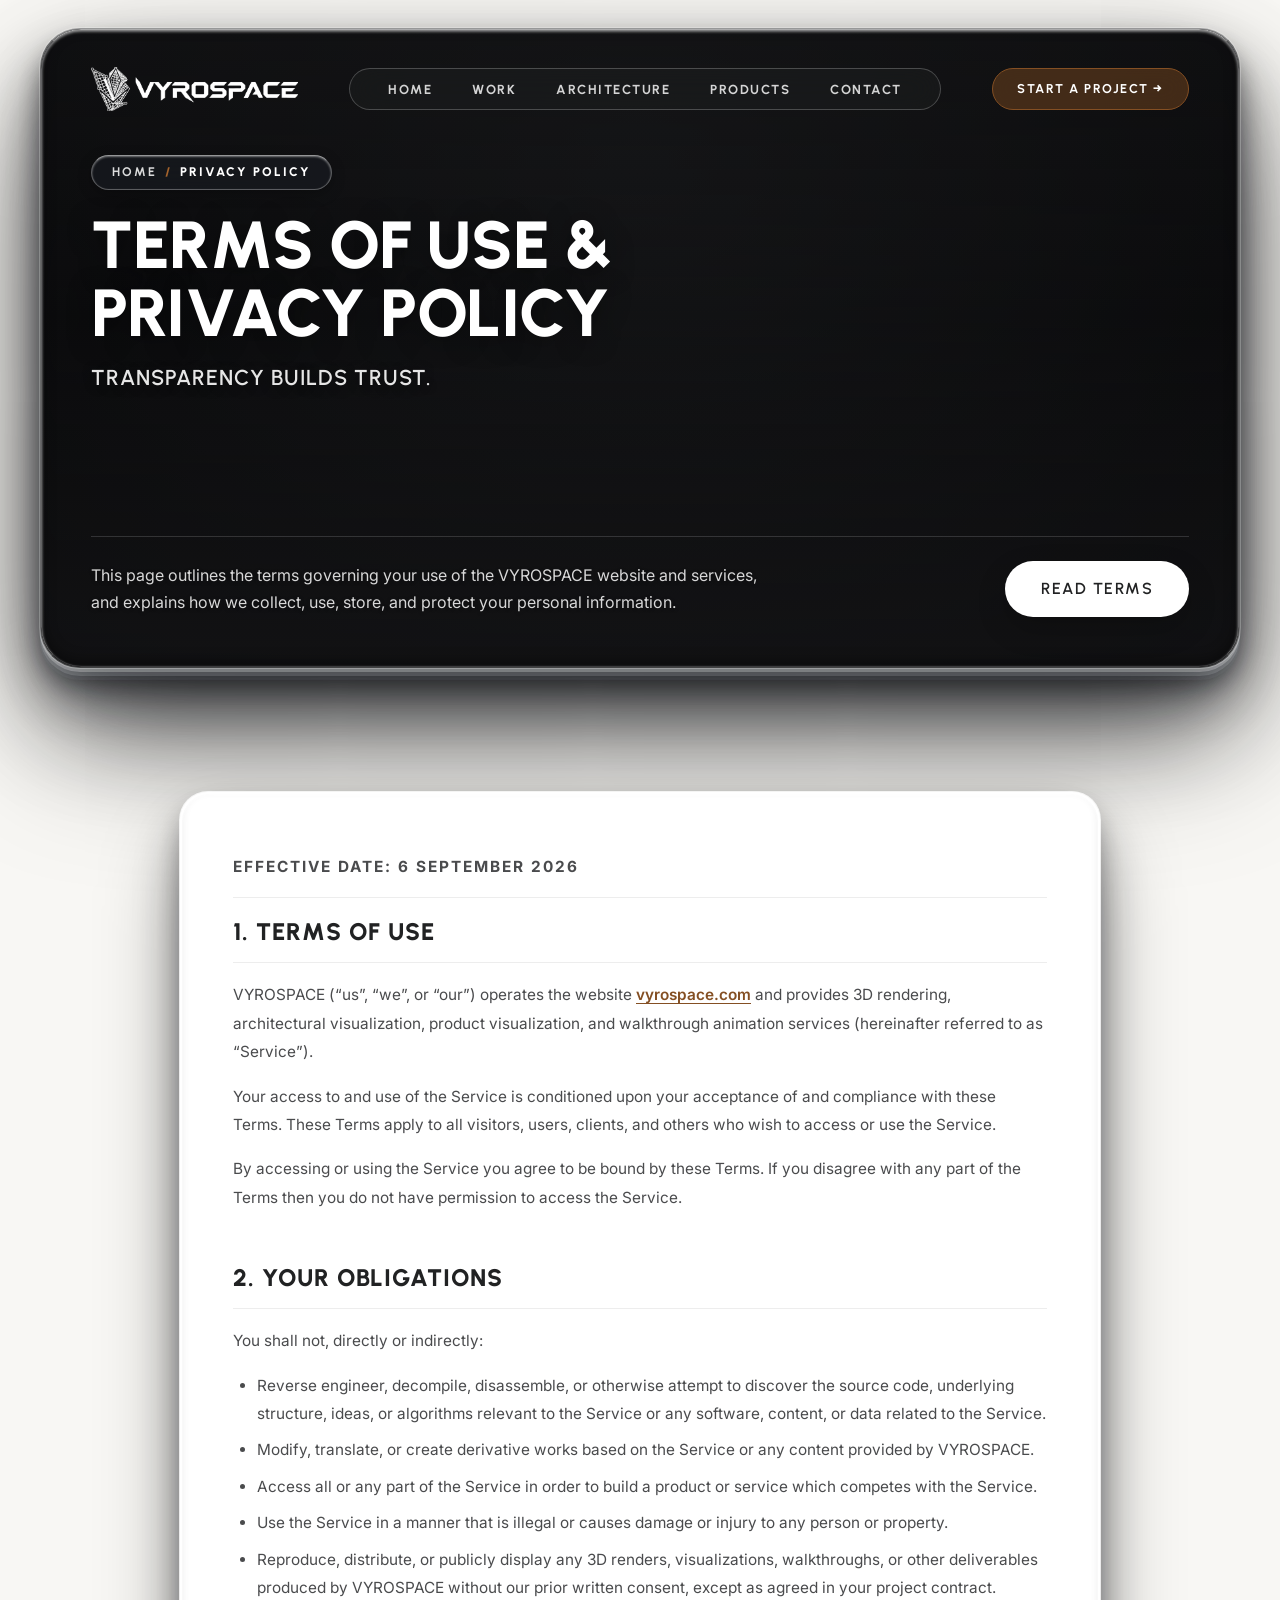
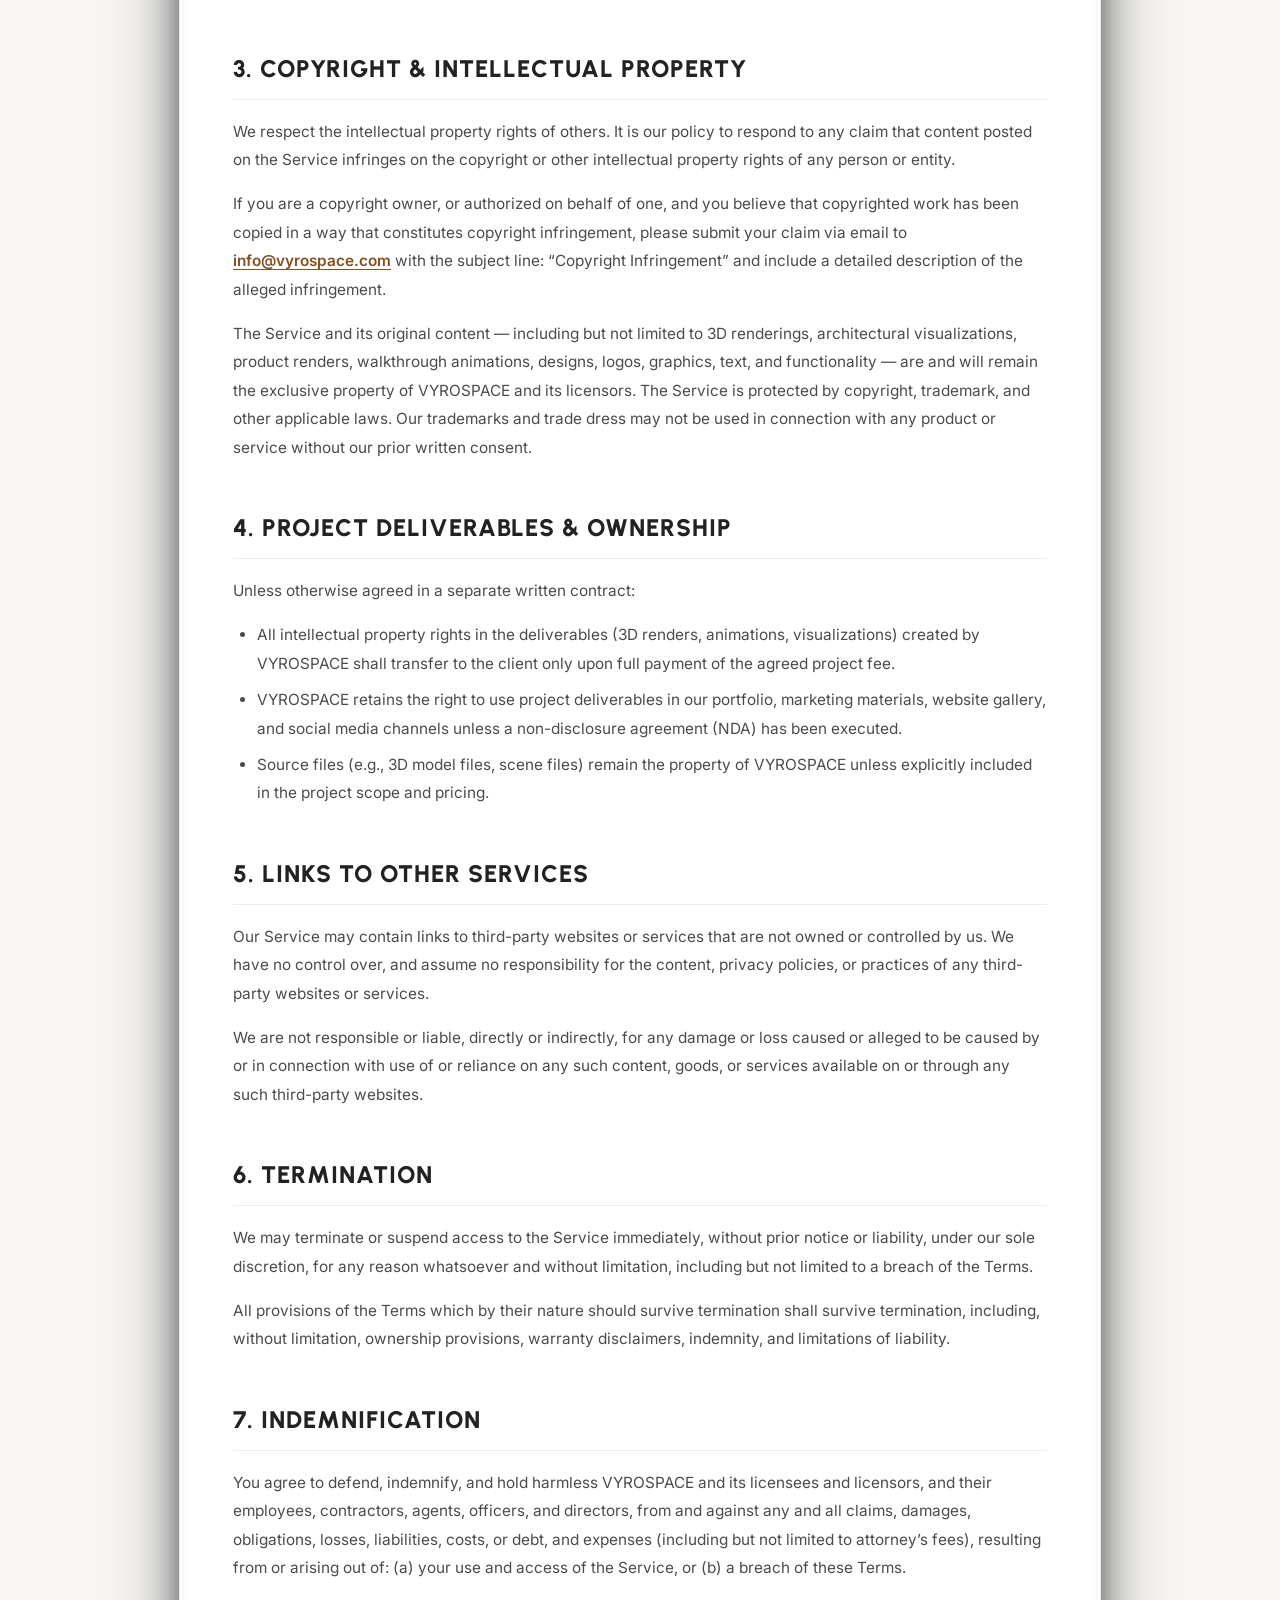
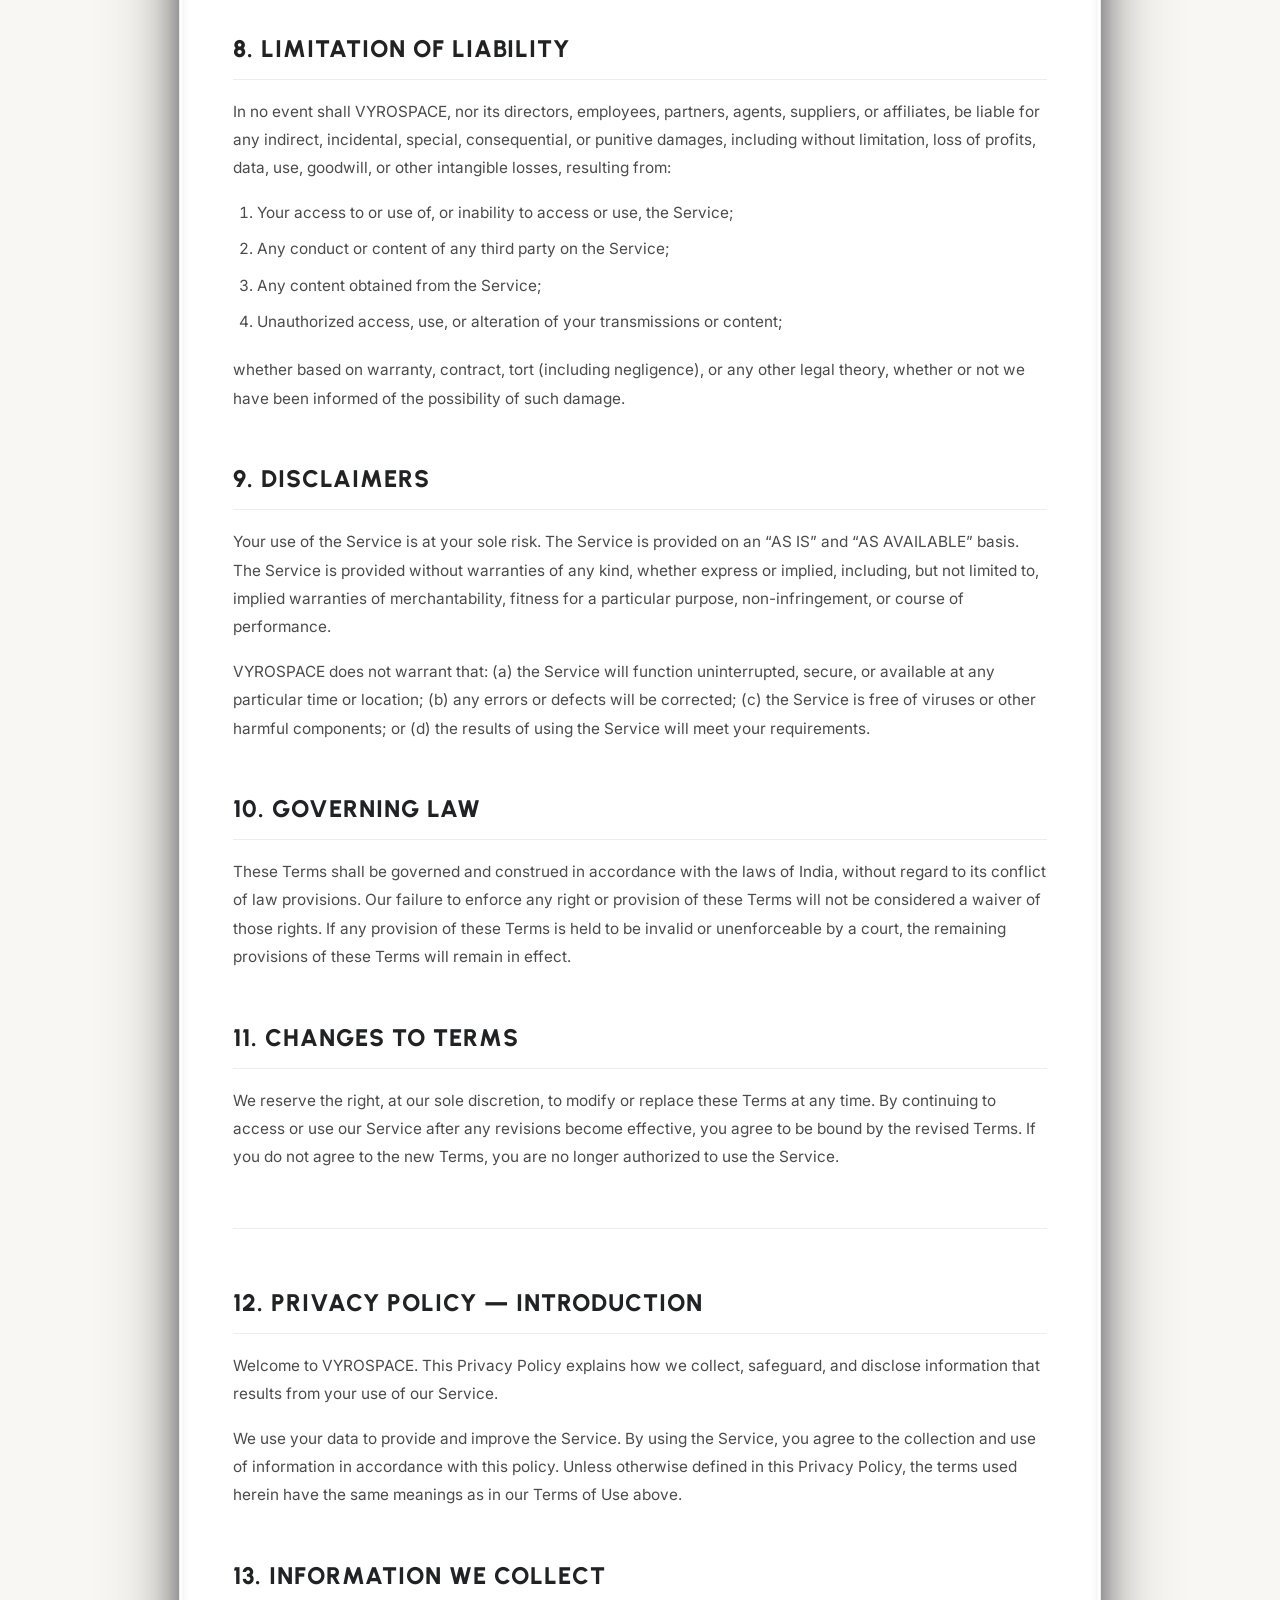
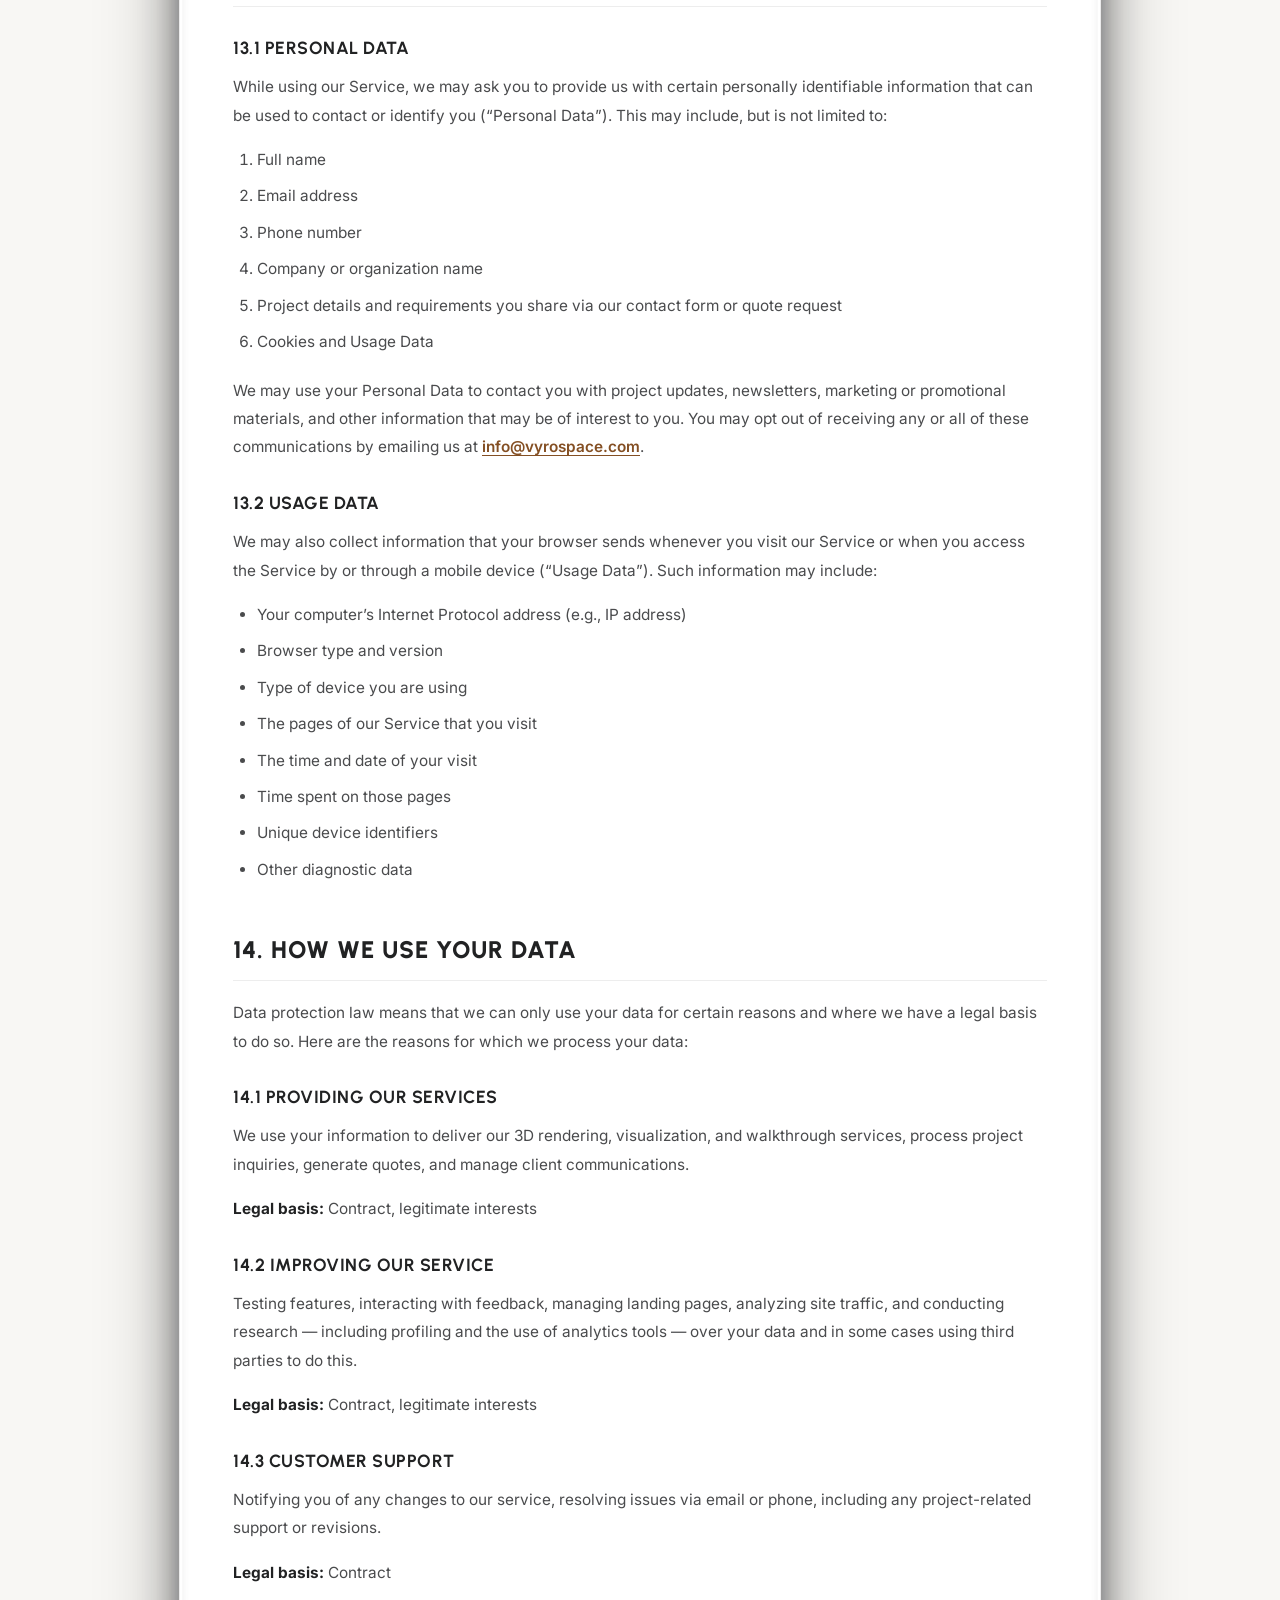
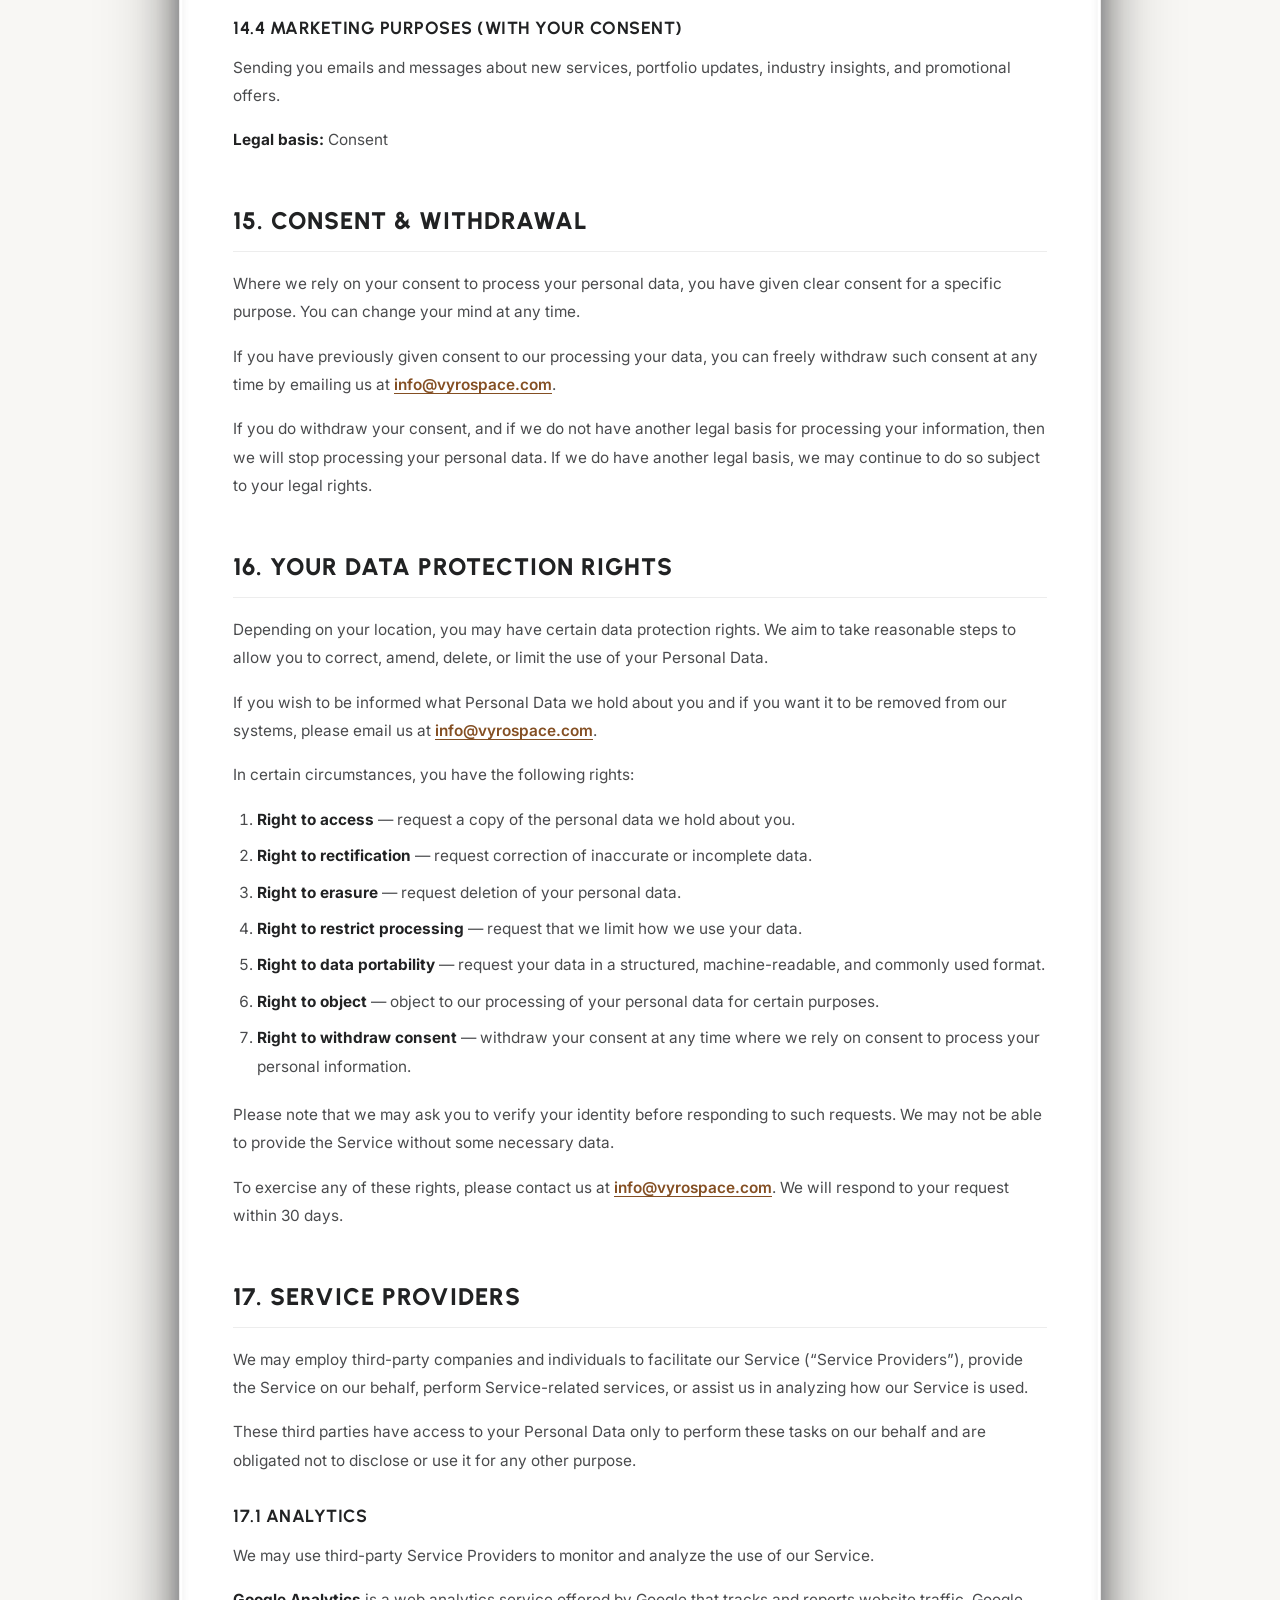
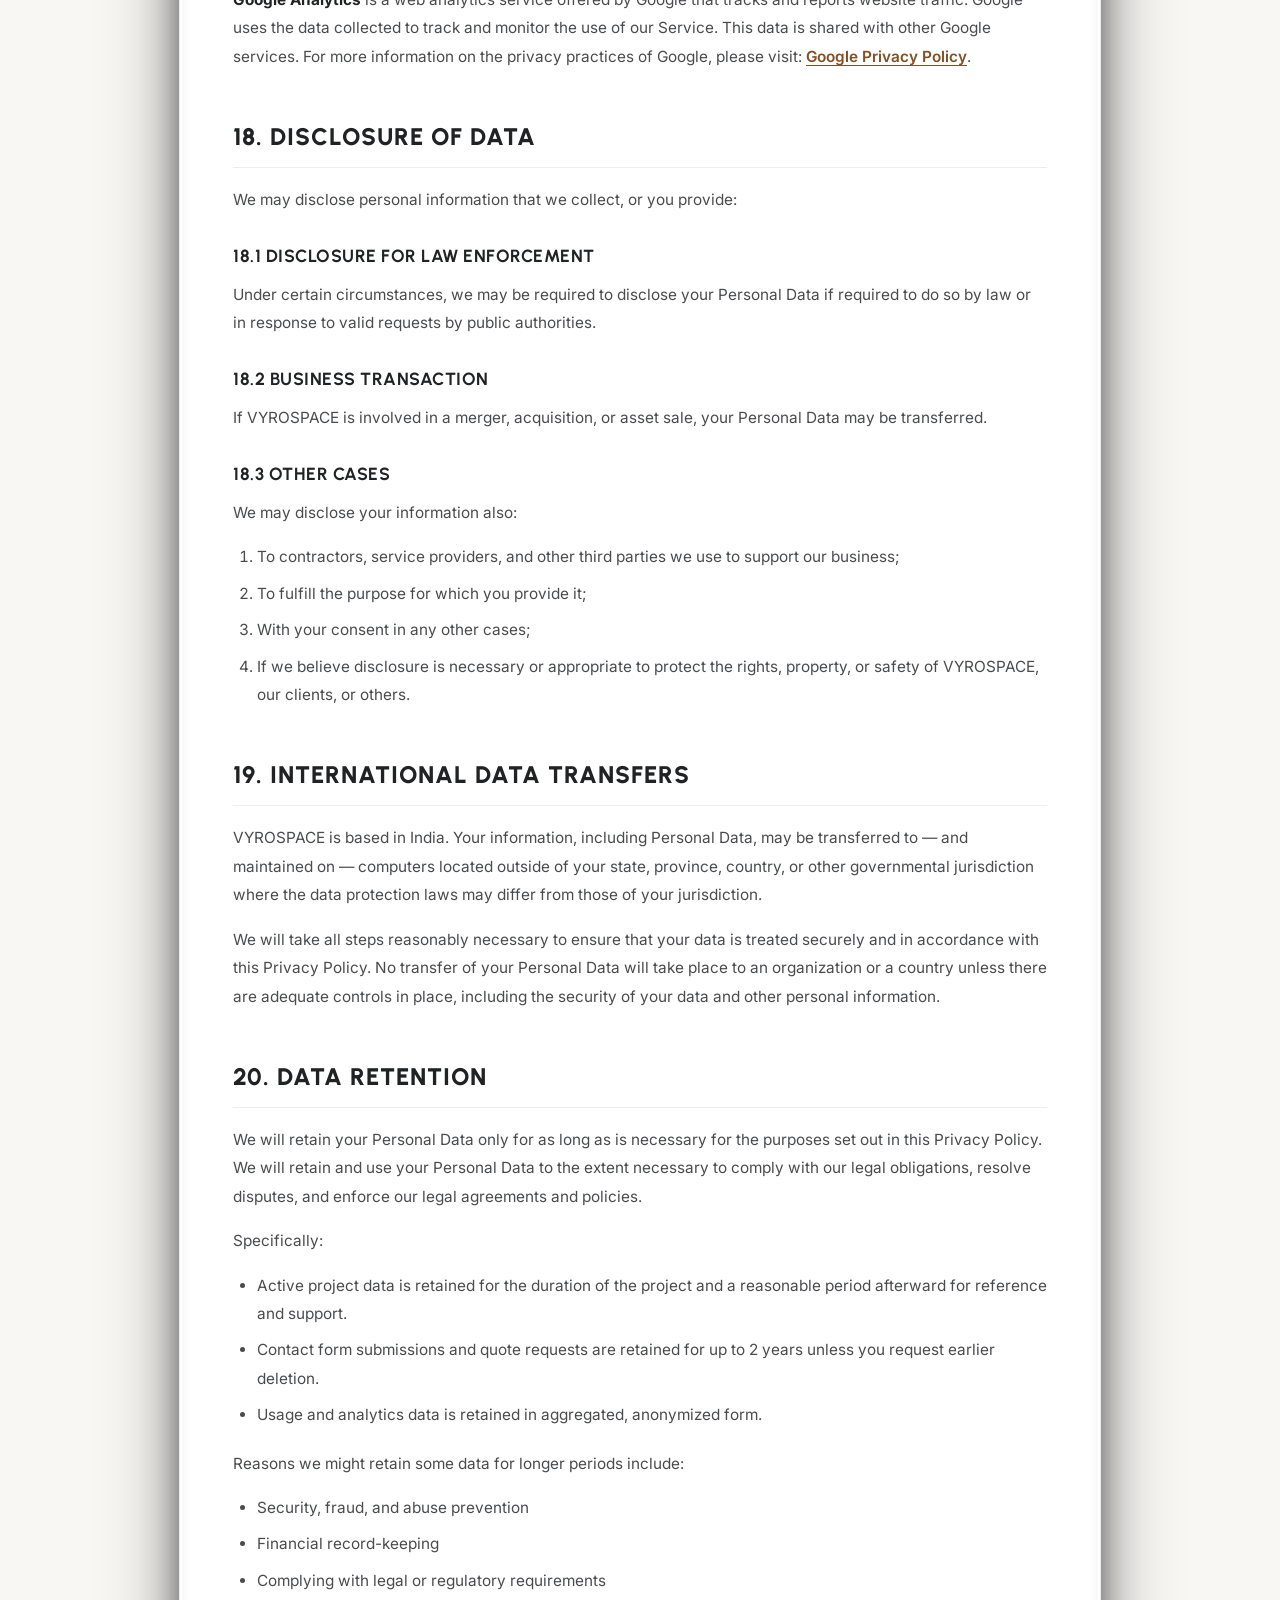
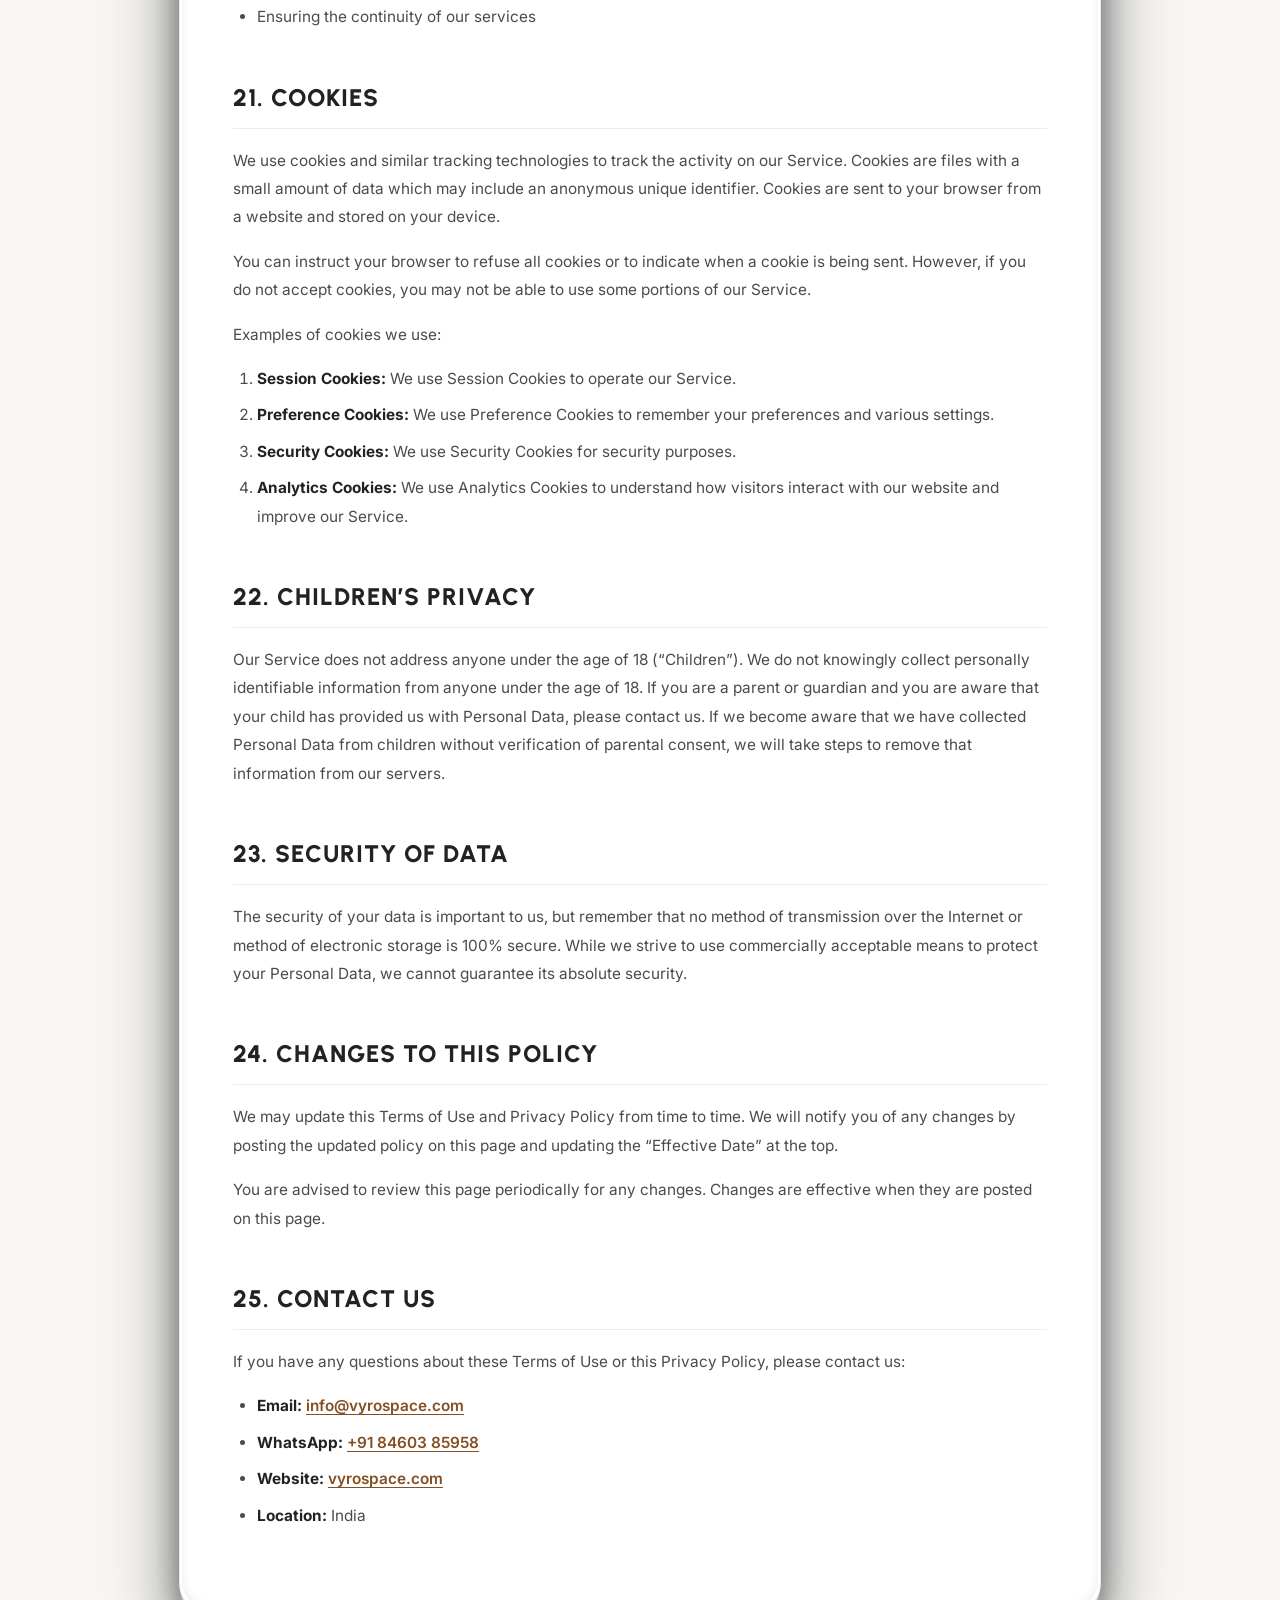
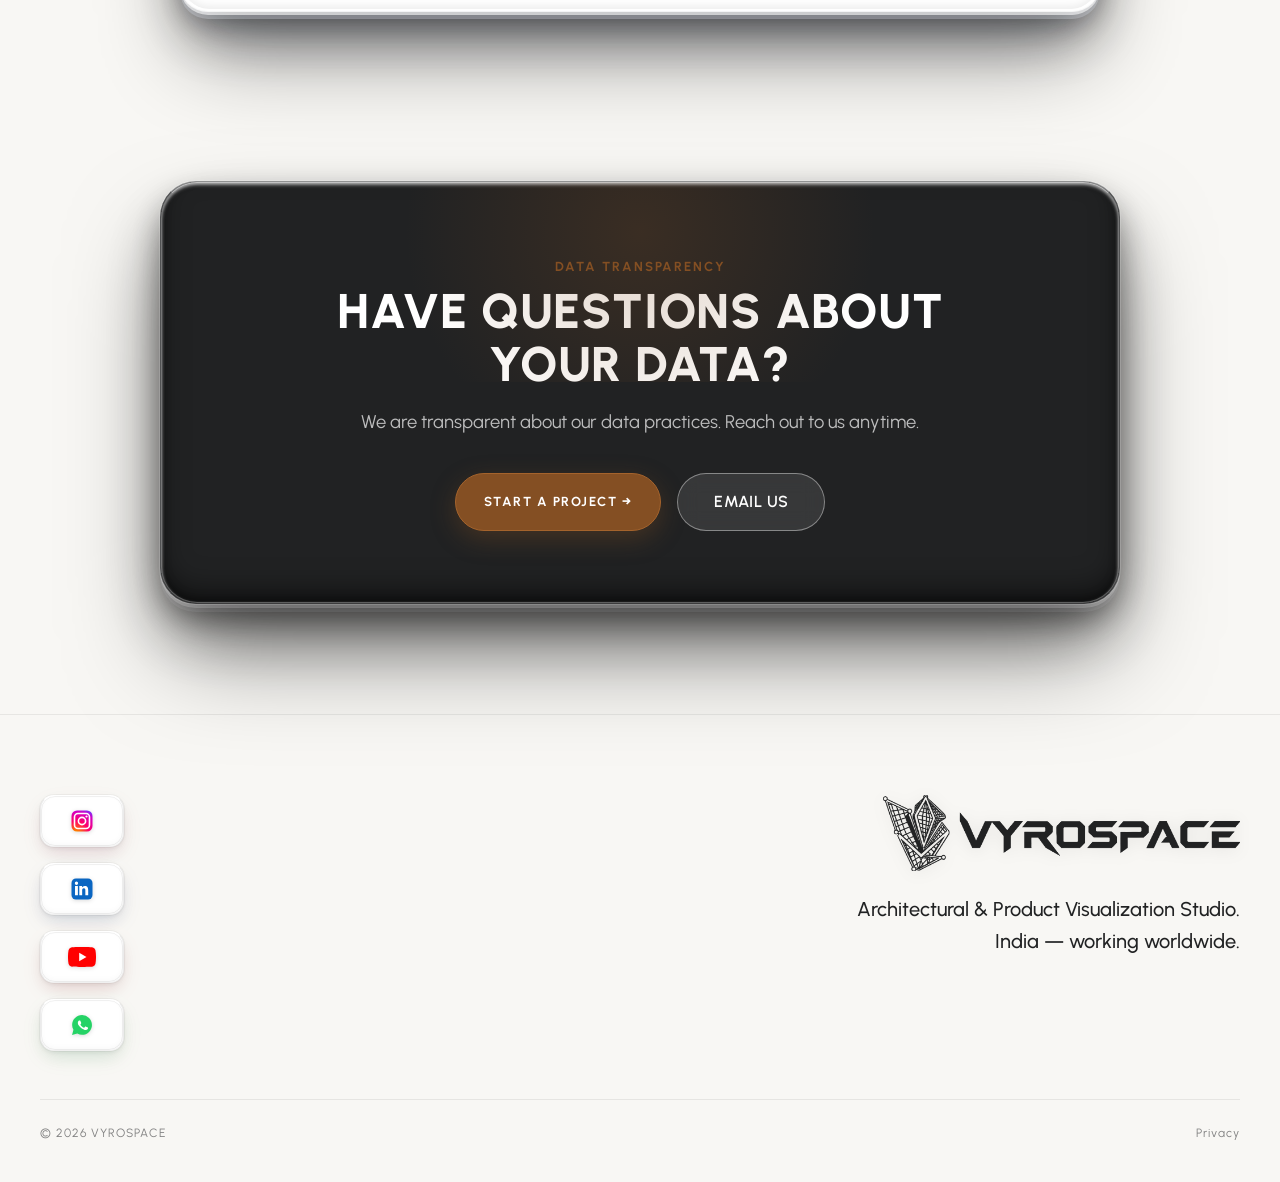
<file: privacy-policy.html>
<!DOCTYPE html>
<html lang="en">

<head>
    <meta charset="UTF-8">
    <meta name="viewport" content="width=device-width, initial-scale=1.0, viewport-fit=cover">
    <title>Terms of Use &amp; Privacy Policy | Vyrospace</title>
    <meta name="description"
        content="VYROSPACE Terms of Use and Privacy Policy. Learn how we collect, use, and protect your personal data across our 3D rendering and visualization services.">
    <link rel="canonical" href="https://vyrospace.com/privacy-policy.html">
    <link rel="preconnect" href="https://fonts.googleapis.com">
    <link rel="preconnect" href="https://fonts.gstatic.com" crossorigin>
    <link
        href="https://fonts.googleapis.com/css2?family=Urbanist:ital,wght@0,300;0,400;0,500;0,600;0,700;0,800;0,900;1,400&family=Inter:wght@300;400;500;600&display=swap"
        rel="stylesheet">
    <link rel="stylesheet" href="steelform.css?v=corner-clip-fix">
    <link rel="stylesheet" href="steelform-pages.css?v=corner-clip-fix">
    <link rel="icon" type="image/png" sizes="32x32" href="vyro_main_png.png">
    <link rel="icon" type="image/png" sizes="16x16" href="vyro_main_png.png">
    <link rel="apple-touch-icon" sizes="180x180" href="vyro_main_png.png">
    <meta name="theme-color" content="#212223">
    <meta property="og:type" content="website">
    <meta property="og:url" content="https://vyrospace.com/privacy-policy.html">
    <meta property="og:title" content="Terms of Use &amp; Privacy Policy | Vyrospace">
    <meta property="og:description"
        content="Learn how VYROSPACE collects, uses, and protects your personal information and project deliverables.">
    <meta property="og:image" content="https://vyrospace.com/vyro_main_png.png">
    <meta property="og:site_name" content="VYROSPACE">
    <meta name="twitter:card" content="summary">
    <meta name="twitter:url" content="https://vyrospace.com/privacy-policy.html">
    <meta name="twitter:title" content="Terms of Use &amp; Privacy Policy | Vyrospace">
    <meta name="twitter:description"
        content="Learn how VYROSPACE collects, uses, and protects your personal information and project deliverables.">
    <meta name="twitter:image" content="https://vyrospace.com/vyro_main_png.png">
    <meta name="robots" content="index, follow">

    <!-- Schema.org JSON-LD Structured Data -->
    <script type="application/ld+json">
    {
        "@context": "https://schema.org",
        "@type": "WebPage",
        "name": "Terms of Use & Privacy Policy | Vyrospace",
        "url": "https://vyrospace.com/privacy-policy.html",
        "description": "VYROSPACE Terms of Use and Privacy Policy governing the use of website and 3D visualization services.",
        "breadcrumb": {
            "@type": "BreadcrumbList",
            "itemListElement": [
                {
                    "@type": "ListItem",
                    "position": 1,
                    "name": "Home",
                    "item": "https://vyrospace.com/"
                },
                {
                    "@type": "ListItem",
                    "position": 2,
                    "name": "Privacy Policy",
                    "item": "https://vyrospace.com/privacy-policy.html"
                }
            ]
        }
    }
    </script>
</head>

<body>

    <!-- ===== SCROLL-UP REVEAL FLOATING NAVBAR ===== -->
    <header class="floating-header" id="floatingNav" aria-label="Main Floating Navigation">
        <div class="floating-nav-inner">
            <a href="index.html" class="floating-nav-brand" title="VYROSPACE Home">
                <img src="vyro_main_trimmed.png" alt="VYROSPACE" class="floating-nav-logo" decoding="async">
            </a>
            <nav class="floating-nav-menu" aria-label="Quick links">
                <ul class="floating-pill-list">
                    <li><a href="index.html" class="floating-nav-link">HOME</a></li>
                    <li><a href="index.html#work" class="floating-nav-link">WORK</a></li>
                    <li><a href="exterior-rendering.html" class="floating-nav-link">ARCHITECTURE</a></li>
                    <li><a href="product-visualization.html" class="floating-nav-link">PRODUCTS</a></li>
                    <li><a href="index.html#contact" class="floating-nav-link">CONTACT</a></li>
                </ul>
            </nav>
            <div class="floating-nav-action">
                <a href="index.html#contact" class="floating-nav-cta">START A PROJECT &rarr;</a>
            </div>
        </div>
    </header>

    <!-- ===== HERO SECTION CONTAINER ===== -->
    <div class="steelform-container">
        <section class="hero-stadium service-hero-stadium" id="hero">
            <!-- Background Backdrop -->
            <div class="service-hero-bg" style="background: radial-gradient(circle at 50% 20%, #2A2C2F 0%, #17181A 70%, #0F1011 100%);"></div>

            <!-- Navigation -->
            <nav class="hero-nav">
                <a href="index.html" class="nav-brand" title="VYROSPACE Home">
                    <img src="vyro_main_trimmed.png" alt="VYROSPACE" class="nav-brand-img" decoding="async">
                </a>

                <ul class="nav-pill-menu" id="navPillMenu">
                    <li><a href="index.html">HOME</a></li>
                    <li><a href="index.html#work">WORK</a></li>
                    <li><a href="exterior-rendering.html">ARCHITECTURE</a></li>
                    <li><a href="product-visualization.html">PRODUCTS</a></li>
                    <li><a href="index.html#contact">CONTACT</a></li>
                </ul>

                <div class="nav-contact-action">
                    <a href="index.html#contact" class="nav-cta-pill">START A PROJECT &rarr;</a>
                    <button class="mobile-nav-toggle" id="mobileNavToggle" aria-label="Toggle navigation">&#9776;</button>
                </div>
            </nav>

            <!-- Hero Middle Content -->
            <div class="service-hero-middle">
                <div class="hero-breadcrumb">
                    <a href="index.html">HOME</a>
                    <span class="bc-sep">/</span>
                    <span>PRIVACY POLICY</span>
                </div>
                <h1 class="service-hero-title">TERMS OF USE &amp; <br>PRIVACY POLICY</h1>
                <p class="service-hero-tagline">TRANSPARENCY BUILDS TRUST.</p>
            </div>

            <!-- Hero Bottom Row -->
            <div class="service-hero-bottom">
                <p class="service-hero-desc">This page outlines the terms governing your use of the VYROSPACE website and services, and explains how we collect, use, store, and protect your personal information.</p>
                <div class="service-hero-actions">
                    <a href="#policy-content" class="btn-pill btn-pill-white">READ TERMS</a>
                </div>
            </div>
        </section>
    </div>

    <!-- ===== STICKY CONTACT ===== -->
    <a href="index.html#contact" class="sticky-cta" id="stickyCta" aria-label="Start a Project">
        <span class="sticky-cta-text">START A PROJECT</span>
    </a>

    <!-- ===== POLICY CONTENT ===== -->
    <section class="policy-section" id="policy-content">
        <div class="container">
            <div class="policy-content">

                <p class="policy-effective-date">Effective Date: 6 September 2026</p>

                <!-- ========== PART 1: TERMS OF USE ========== -->

                <h2>1. Terms of Use</h2>
                <p>VYROSPACE (&ldquo;us&rdquo;, &ldquo;we&rdquo;, or &ldquo;our&rdquo;) operates the website
                    <a href="https://vyrospace.com">vyrospace.com</a> and provides 3D rendering, architectural
                    visualization, product visualization, and walkthrough animation services (hereinafter referred to as
                    &ldquo;Service&rdquo;).
                </p>
                <p>Your access to and use of the Service is conditioned upon your acceptance of and compliance with
                    these Terms. These Terms apply to all visitors, users, clients, and others who wish to access or use
                    the Service.</p>
                <p>By accessing or using the Service you agree to be bound by these Terms. If you disagree with any part
                    of the Terms then you do not have permission to access the Service.</p>

                <h2>2. Your Obligations</h2>
                <p>You shall not, directly or indirectly:</p>
                <ul>
                    <li>Reverse engineer, decompile, disassemble, or otherwise attempt to discover the source code,
                        underlying structure, ideas, or algorithms relevant to the Service or any software, content, or
                        data related to the Service.</li>
                    <li>Modify, translate, or create derivative works based on the Service or any content provided by
                        VYROSPACE.</li>
                    <li>Access all or any part of the Service in order to build a product or service which competes with
                        the Service.</li>
                    <li>Use the Service in a manner that is illegal or causes damage or injury to any person or
                        property.</li>
                    <li>Reproduce, distribute, or publicly display any 3D renders, visualizations, walkthroughs, or
                        other deliverables produced by VYROSPACE without our prior written consent, except as agreed in
                        your project contract.</li>
                </ul>

                <h2>3. Copyright &amp; Intellectual Property</h2>
                <p>We respect the intellectual property rights of others. It is our policy to respond to any claim that
                    content posted on the Service infringes on the copyright or other intellectual property rights of any
                    person or entity.</p>
                <p>If you are a copyright owner, or authorized on behalf of one, and you believe that copyrighted work
                    has been copied in a way that constitutes copyright infringement, please submit your claim via email
                    to <a href="mailto:info@vyrospace.com">info@vyrospace.com</a> with the subject line:
                    &ldquo;Copyright Infringement&rdquo; and include a detailed description of the alleged infringement.
                </p>
                <p>The Service and its original content &mdash; including but not limited to 3D renderings, architectural
                    visualizations, product renders, walkthrough animations, designs, logos, graphics, text, and
                    functionality &mdash; are and will remain the exclusive property of VYROSPACE and its licensors. The
                    Service is protected by copyright, trademark, and other applicable laws. Our trademarks and trade
                    dress may not be used in connection with any product or service without our prior written consent.
                </p>

                <h2>4. Project Deliverables &amp; Ownership</h2>
                <p>Unless otherwise agreed in a separate written contract:</p>
                <ul>
                    <li>All intellectual property rights in the deliverables (3D renders, animations, visualizations)
                        created by VYROSPACE shall transfer to the client only upon full payment of the agreed project
                        fee.</li>
                    <li>VYROSPACE retains the right to use project deliverables in our portfolio, marketing materials,
                        website gallery, and social media channels unless a non-disclosure agreement (NDA) has been
                        executed.</li>
                    <li>Source files (e.g., 3D model files, scene files) remain the property of VYROSPACE unless
                        explicitly included in the project scope and pricing.</li>
                </ul>

                <h2>5. Links to Other Services</h2>
                <p>Our Service may contain links to third-party websites or services that are not owned or controlled by
                    us. We have no control over, and assume no responsibility for the content, privacy policies, or
                    practices of any third-party websites or services.</p>
                <p>We are not responsible or liable, directly or indirectly, for any damage or loss caused or alleged to
                    be caused by or in connection with use of or reliance on any such content, goods, or services
                    available on or through any such third-party websites.</p>

                <h2>6. Termination</h2>
                <p>We may terminate or suspend access to the Service immediately, without prior notice or liability,
                    under our sole discretion, for any reason whatsoever and without limitation, including but not
                    limited to a breach of the Terms.</p>
                <p>All provisions of the Terms which by their nature should survive termination shall survive
                    termination, including, without limitation, ownership provisions, warranty disclaimers, indemnity,
                    and limitations of liability.</p>

                <h2>7. Indemnification</h2>
                <p>You agree to defend, indemnify, and hold harmless VYROSPACE and its licensees and licensors, and
                    their employees, contractors, agents, officers, and directors, from and against any and all claims,
                    damages, obligations, losses, liabilities, costs, or debt, and expenses (including but not limited
                    to attorney&rsquo;s fees), resulting from or arising out of: (a) your use and access of the Service,
                    or (b) a breach of these Terms.</p>

                <h2>8. Limitation of Liability</h2>
                <p>In no event shall VYROSPACE, nor its directors, employees, partners, agents, suppliers, or
                    affiliates, be liable for any indirect, incidental, special, consequential, or punitive damages,
                    including without limitation, loss of profits, data, use, goodwill, or other intangible losses,
                    resulting from:</p>
                <ol>
                    <li>Your access to or use of, or inability to access or use, the Service;</li>
                    <li>Any conduct or content of any third party on the Service;</li>
                    <li>Any content obtained from the Service;</li>
                    <li>Unauthorized access, use, or alteration of your transmissions or content;</li>
                </ol>
                <p>whether based on warranty, contract, tort (including negligence), or any other legal theory, whether
                    or not we have been informed of the possibility of such damage.</p>

                <h2>9. Disclaimers</h2>
                <p>Your use of the Service is at your sole risk. The Service is provided on an &ldquo;AS IS&rdquo; and
                    &ldquo;AS AVAILABLE&rdquo; basis. The Service is provided without warranties of any kind, whether
                    express or implied, including, but not limited to, implied warranties of merchantability, fitness
                    for a particular purpose, non-infringement, or course of performance.</p>
                <p>VYROSPACE does not warrant that: (a) the Service will function uninterrupted, secure, or available at
                    any particular time or location; (b) any errors or defects will be corrected; (c) the Service is
                    free of viruses or other harmful components; or (d) the results of using the Service will meet your
                    requirements.</p>

                <h2>10. Governing Law</h2>
                <p>These Terms shall be governed and construed in accordance with the laws of India, without regard to
                    its conflict of law provisions. Our failure to enforce any right or provision of these Terms will not
                    be considered a waiver of those rights. If any provision of these Terms is held to be invalid or
                    unenforceable by a court, the remaining provisions of these Terms will remain in effect.</p>

                <h2>11. Changes to Terms</h2>
                <p>We reserve the right, at our sole discretion, to modify or replace these Terms at any time. By
                    continuing to access or use our Service after any revisions become effective, you agree to be bound
                    by the revised Terms. If you do not agree to the new Terms, you are no longer authorized to use the
                    Service.</p>

                <hr class="policy-divider">

                <!-- ========== PART 2: PRIVACY POLICY ========== -->

                <h2>12. Privacy Policy &mdash; Introduction</h2>
                <p>Welcome to VYROSPACE. This Privacy Policy explains how we collect, safeguard, and disclose
                    information that results from your use of our Service.</p>
                <p>We use your data to provide and improve the Service. By using the Service, you agree to the
                    collection and use of information in accordance with this policy. Unless otherwise defined in this
                    Privacy Policy, the terms used herein have the same meanings as in our Terms of Use above.</p>

                <h2>13. Information We Collect</h2>

                <h3>13.1 Personal Data</h3>
                <p>While using our Service, we may ask you to provide us with certain personally identifiable
                    information that can be used to contact or identify you (&ldquo;Personal Data&rdquo;). This may
                    include, but is not limited to:</p>
                <ol>
                    <li>Full name</li>
                    <li>Email address</li>
                    <li>Phone number</li>
                    <li>Company or organization name</li>
                    <li>Project details and requirements you share via our contact form or quote request</li>
                    <li>Cookies and Usage Data</li>
                </ol>
                <p>We may use your Personal Data to contact you with project updates, newsletters, marketing or
                    promotional materials, and other information that may be of interest to you. You may opt out of
                    receiving any or all of these communications by emailing us at
                    <a href="mailto:info@vyrospace.com">info@vyrospace.com</a>.
                </p>

                <h3>13.2 Usage Data</h3>
                <p>We may also collect information that your browser sends whenever you visit our Service or when you
                    access the Service by or through a mobile device (&ldquo;Usage Data&rdquo;). Such information may
                    include:</p>
                <ul>
                    <li>Your computer&rsquo;s Internet Protocol address (e.g., IP address)</li>
                    <li>Browser type and version</li>
                    <li>Type of device you are using</li>
                    <li>The pages of our Service that you visit</li>
                    <li>The time and date of your visit</li>
                    <li>Time spent on those pages</li>
                    <li>Unique device identifiers</li>
                    <li>Other diagnostic data</li>
                </ul>

                <h2>14. How We Use Your Data</h2>
                <p>Data protection law means that we can only use your data for certain reasons and where we have a
                    legal basis to do so. Here are the reasons for which we process your data:</p>

                <h3>14.1 Providing Our Services</h3>
                <p>We use your information to deliver our 3D rendering, visualization, and walkthrough services,
                    process project inquiries, generate quotes, and manage client communications.</p>
                <p><strong>Legal basis:</strong> Contract, legitimate interests</p>

                <h3>14.2 Improving Our Service</h3>
                <p>Testing features, interacting with feedback, managing landing pages, analyzing site traffic, and
                    conducting research &mdash; including profiling and the use of analytics tools &mdash; over your data
                    and in some cases using third parties to do this.</p>
                <p><strong>Legal basis:</strong> Contract, legitimate interests</p>

                <h3>14.3 Customer Support</h3>
                <p>Notifying you of any changes to our service, resolving issues via email or phone, including any
                    project-related support or revisions.</p>
                <p><strong>Legal basis:</strong> Contract</p>

                <h3>14.4 Marketing Purposes (With Your Consent)</h3>
                <p>Sending you emails and messages about new services, portfolio updates, industry insights, and
                    promotional offers.</p>
                <p><strong>Legal basis:</strong> Consent</p>

                <h2>15. Consent &amp; Withdrawal</h2>
                <p>Where we rely on your consent to process your personal data, you have given clear consent for a
                    specific purpose. You can change your mind at any time.</p>
                <p>If you have previously given consent to our processing your data, you can freely withdraw such
                    consent at any time by emailing us at <a href="mailto:info@vyrospace.com">info@vyrospace.com</a>.
                </p>
                <p>If you do withdraw your consent, and if we do not have another legal basis for processing your
                    information, then we will stop processing your personal data. If we do have another legal basis, we
                    may continue to do so subject to your legal rights.</p>

                <h2>16. Your Data Protection Rights</h2>
                <p>Depending on your location, you may have certain data protection rights. We aim to take reasonable
                    steps to allow you to correct, amend, delete, or limit the use of your Personal Data.</p>
                <p>If you wish to be informed what Personal Data we hold about you and if you want it to be removed from
                    our systems, please email us at <a href="mailto:info@vyrospace.com">info@vyrospace.com</a>.</p>
                <p>In certain circumstances, you have the following rights:</p>
                <ol>
                    <li><strong>Right to access</strong> &mdash; request a copy of the personal data we hold about you.
                    </li>
                    <li><strong>Right to rectification</strong> &mdash; request correction of inaccurate or incomplete
                        data.</li>
                    <li><strong>Right to erasure</strong> &mdash; request deletion of your personal data.</li>
                    <li><strong>Right to restrict processing</strong> &mdash; request that we limit how we use your
                        data.</li>
                    <li><strong>Right to data portability</strong> &mdash; request your data in a structured,
                        machine-readable, and commonly used format.</li>
                    <li><strong>Right to object</strong> &mdash; object to our processing of your personal data for
                        certain purposes.</li>
                    <li><strong>Right to withdraw consent</strong> &mdash; withdraw your consent at any time where we
                        rely on consent to process your personal information.</li>
                </ol>
                <p>Please note that we may ask you to verify your identity before responding to such requests. We may
                    not be able to provide the Service without some necessary data.</p>
                <p>To exercise any of these rights, please contact us at
                    <a href="mailto:info@vyrospace.com">info@vyrospace.com</a>. We will respond to your request within
                    30 days.
                </p>

                <h2>17. Service Providers</h2>
                <p>We may employ third-party companies and individuals to facilitate our Service (&ldquo;Service
                    Providers&rdquo;), provide the Service on our behalf, perform Service-related services, or assist us
                    in analyzing how our Service is used.</p>
                <p>These third parties have access to your Personal Data only to perform these tasks on our behalf and
                    are obligated not to disclose or use it for any other purpose.</p>

                <h3>17.1 Analytics</h3>
                <p>We may use third-party Service Providers to monitor and analyze the use of our Service.</p>
                <p><strong>Google Analytics</strong> is a web analytics service offered by Google that tracks and reports
                    website traffic. Google uses the data collected to track and monitor the use of our Service. This
                    data is shared with other Google services. For more information on the privacy practices of Google,
                    please visit: <a href="https://policies.google.com/privacy"
                        target="_blank" rel="noopener noreferrer">Google Privacy Policy</a>.</p>

                <h2>18. Disclosure of Data</h2>
                <p>We may disclose personal information that we collect, or you provide:</p>

                <h3>18.1 Disclosure for Law Enforcement</h3>
                <p>Under certain circumstances, we may be required to disclose your Personal Data if required to do so
                    by law or in response to valid requests by public authorities.</p>

                <h3>18.2 Business Transaction</h3>
                <p>If VYROSPACE is involved in a merger, acquisition, or asset sale, your Personal Data may be
                    transferred.</p>

                <h3>18.3 Other Cases</h3>
                <p>We may disclose your information also:</p>
                <ol>
                    <li>To contractors, service providers, and other third parties we use to support our business;</li>
                    <li>To fulfill the purpose for which you provide it;</li>
                    <li>With your consent in any other cases;</li>
                    <li>If we believe disclosure is necessary or appropriate to protect the rights, property, or safety
                        of VYROSPACE, our clients, or others.</li>
                </ol>

                <h2>19. International Data Transfers</h2>
                <p>VYROSPACE is based in India. Your information, including Personal Data, may be transferred to &mdash;
                    and maintained on &mdash; computers located outside of your state, province, country, or other
                    governmental jurisdiction where the data protection laws may differ from those of your jurisdiction.
                </p>
                <p>We will take all steps reasonably necessary to ensure that your data is treated securely and in
                    accordance with this Privacy Policy. No transfer of your Personal Data will take place to an
                    organization or a country unless there are adequate controls in place, including the security of your
                    data and other personal information.</p>

                <h2>20. Data Retention</h2>
                <p>We will retain your Personal Data only for as long as is necessary for the purposes set out in this
                    Privacy Policy. We will retain and use your Personal Data to the extent necessary to comply with our
                    legal obligations, resolve disputes, and enforce our legal agreements and policies.</p>
                <p>Specifically:</p>
                <ul>
                    <li>Active project data is retained for the duration of the project and a reasonable period afterward
                        for reference and support.</li>
                    <li>Contact form submissions and quote requests are retained for up to 2 years unless you request
                        earlier deletion.</li>
                    <li>Usage and analytics data is retained in aggregated, anonymized form.</li>
                </ul>
                <p>Reasons we might retain some data for longer periods include:</p>
                <ul>
                    <li>Security, fraud, and abuse prevention</li>
                    <li>Financial record-keeping</li>
                    <li>Complying with legal or regulatory requirements</li>
                    <li>Ensuring the continuity of our services</li>
                </ul>

                <h2>21. Cookies</h2>
                <p>We use cookies and similar tracking technologies to track the activity on our Service. Cookies are
                    files with a small amount of data which may include an anonymous unique identifier. Cookies are sent
                    to your browser from a website and stored on your device.</p>
                <p>You can instruct your browser to refuse all cookies or to indicate when a cookie is being sent.
                    However, if you do not accept cookies, you may not be able to use some portions of our Service.</p>
                <p>Examples of cookies we use:</p>
                <ol>
                    <li><strong>Session Cookies:</strong> We use Session Cookies to operate our Service.</li>
                    <li><strong>Preference Cookies:</strong> We use Preference Cookies to remember your preferences and
                        various settings.</li>
                    <li><strong>Security Cookies:</strong> We use Security Cookies for security purposes.</li>
                    <li><strong>Analytics Cookies:</strong> We use Analytics Cookies to understand how visitors interact
                        with our website and improve our Service.</li>
                </ol>

                <h2>22. Children&rsquo;s Privacy</h2>
                <p>Our Service does not address anyone under the age of 18 (&ldquo;Children&rdquo;). We do not knowingly
                    collect personally identifiable information from anyone under the age of 18. If you are a parent or
                    guardian and you are aware that your child has provided us with Personal Data, please contact us. If
                    we become aware that we have collected Personal Data from children without verification of parental
                    consent, we will take steps to remove that information from our servers.</p>

                <h2>23. Security of Data</h2>
                <p>The security of your data is important to us, but remember that no method of transmission over the
                    Internet or method of electronic storage is 100% secure. While we strive to use commercially
                    acceptable means to protect your Personal Data, we cannot guarantee its absolute security.</p>

                <h2>24. Changes to This Policy</h2>
                <p>We may update this Terms of Use and Privacy Policy from time to time. We will notify you of any
                    changes by posting the updated policy on this page and updating the &ldquo;Effective Date&rdquo; at
                    the top.</p>
                <p>You are advised to review this page periodically for any changes. Changes are effective when they are
                    posted on this page.</p>

                <h2>25. Contact Us</h2>
                <p>If you have any questions about these Terms of Use or this Privacy Policy, please contact us:</p>
                <ul>
                    <li><strong>Email:</strong> <a href="mailto:info@vyrospace.com">info@vyrospace.com</a></li>
                    <li><strong>WhatsApp:</strong> <a href="https://wa.me/918460385958" target="_blank" rel="noopener noreferrer">+91 84603 85958</a></li>
                    <li><strong>Website:</strong> <a href="https://vyrospace.com">vyrospace.com</a></li>
                    <li><strong>Location:</strong> India</li>
                </ul>

            </div>
        </div>
    </section>

    <!-- ===== CTA BANNER ===== -->
    <section class="cta-banner">
        <div class="container">
            <div class="cta-banner-content">
                <span class="section-num">DATA TRANSPARENCY</span>
                <h2 class="section-heading">HAVE QUESTIONS ABOUT<br>YOUR DATA?</h2>
                <p>We are transparent about our data practices. Reach out to us anytime.</p>
                <div class="cta-banner-actions">
                    <a href="index.html#contact" class="btn-pill btn-pill-bronze">START A PROJECT &rarr;</a>
                    <a href="mailto:info@vyrospace.com" class="btn-pill btn-pill-outline-white">EMAIL US</a>
                </div>
            </div>
        </div>
    </section>

    <!-- ===== FOOTER (minimal) ===== -->
    <footer class="footer">
        <div class="container">
            <div class="footer-inner">
                <div class="footer-socials">
                    <a href="https://www.instagram.com/vyrospace_" target="_blank" rel="noopener noreferrer"
                        aria-label="Instagram" class="social-btn social-btn-instagram">
                        <img src="steelform_assets/icon_instagram_official.svg" alt="Instagram" class="footer-social-icon" decoding="async">
                    </a>
                    <a href="https://www.linkedin.com/company/vyrospace/about/?viewAsMember=true" target="_blank"
                        rel="noopener noreferrer" aria-label="LinkedIn" class="social-btn social-btn-linkedin">
                        <img src="steelform_assets/icon_linkedin_official.svg" alt="LinkedIn" class="footer-social-icon" decoding="async">
                    </a>
                    <a href="#" aria-label="YouTube" class="social-btn social-btn-youtube">
                        <img src="steelform_assets/icon_youtube_official.svg" alt="YouTube" class="footer-social-icon" decoding="async">
                    </a>
                    <a href="https://wa.me/918460385958" target="_blank" rel="noopener noreferrer"
                        aria-label="WhatsApp" class="social-btn social-btn-whatsapp" title="Chat on WhatsApp (+91 84603 85958)">
                        <img src="steelform_assets/icon_whatsapp_official.svg" alt="WhatsApp" class="footer-social-icon" decoding="async">
                    </a>
                </div>
                <div class="footer-brand">
                    <a href="index.html" class="footer-logo" aria-label="VYROSPACE Home">
                        <img src="vyro_main_obsidian.png" alt="VYROSPACE" class="footer-logo-img" decoding="async">
                    </a>
                    <p>Architectural &amp; Product Visualization Studio.<br>India &mdash; working worldwide.</p>
                </div>
            </div>
            <div class="footer-bottom">
                <p>&copy; 2026 VYROSPACE</p>
                <a href="privacy-policy.html">Privacy</a>
            </div>
        </div>
    </footer>

    <script src="script.js?v=popup-nav-v2"></script>
    <script src="motion.js?v=3d-shadows"></script>
    <script src="steelform.js?v=3d-shadows"></script>
</body>

</html>
</file>
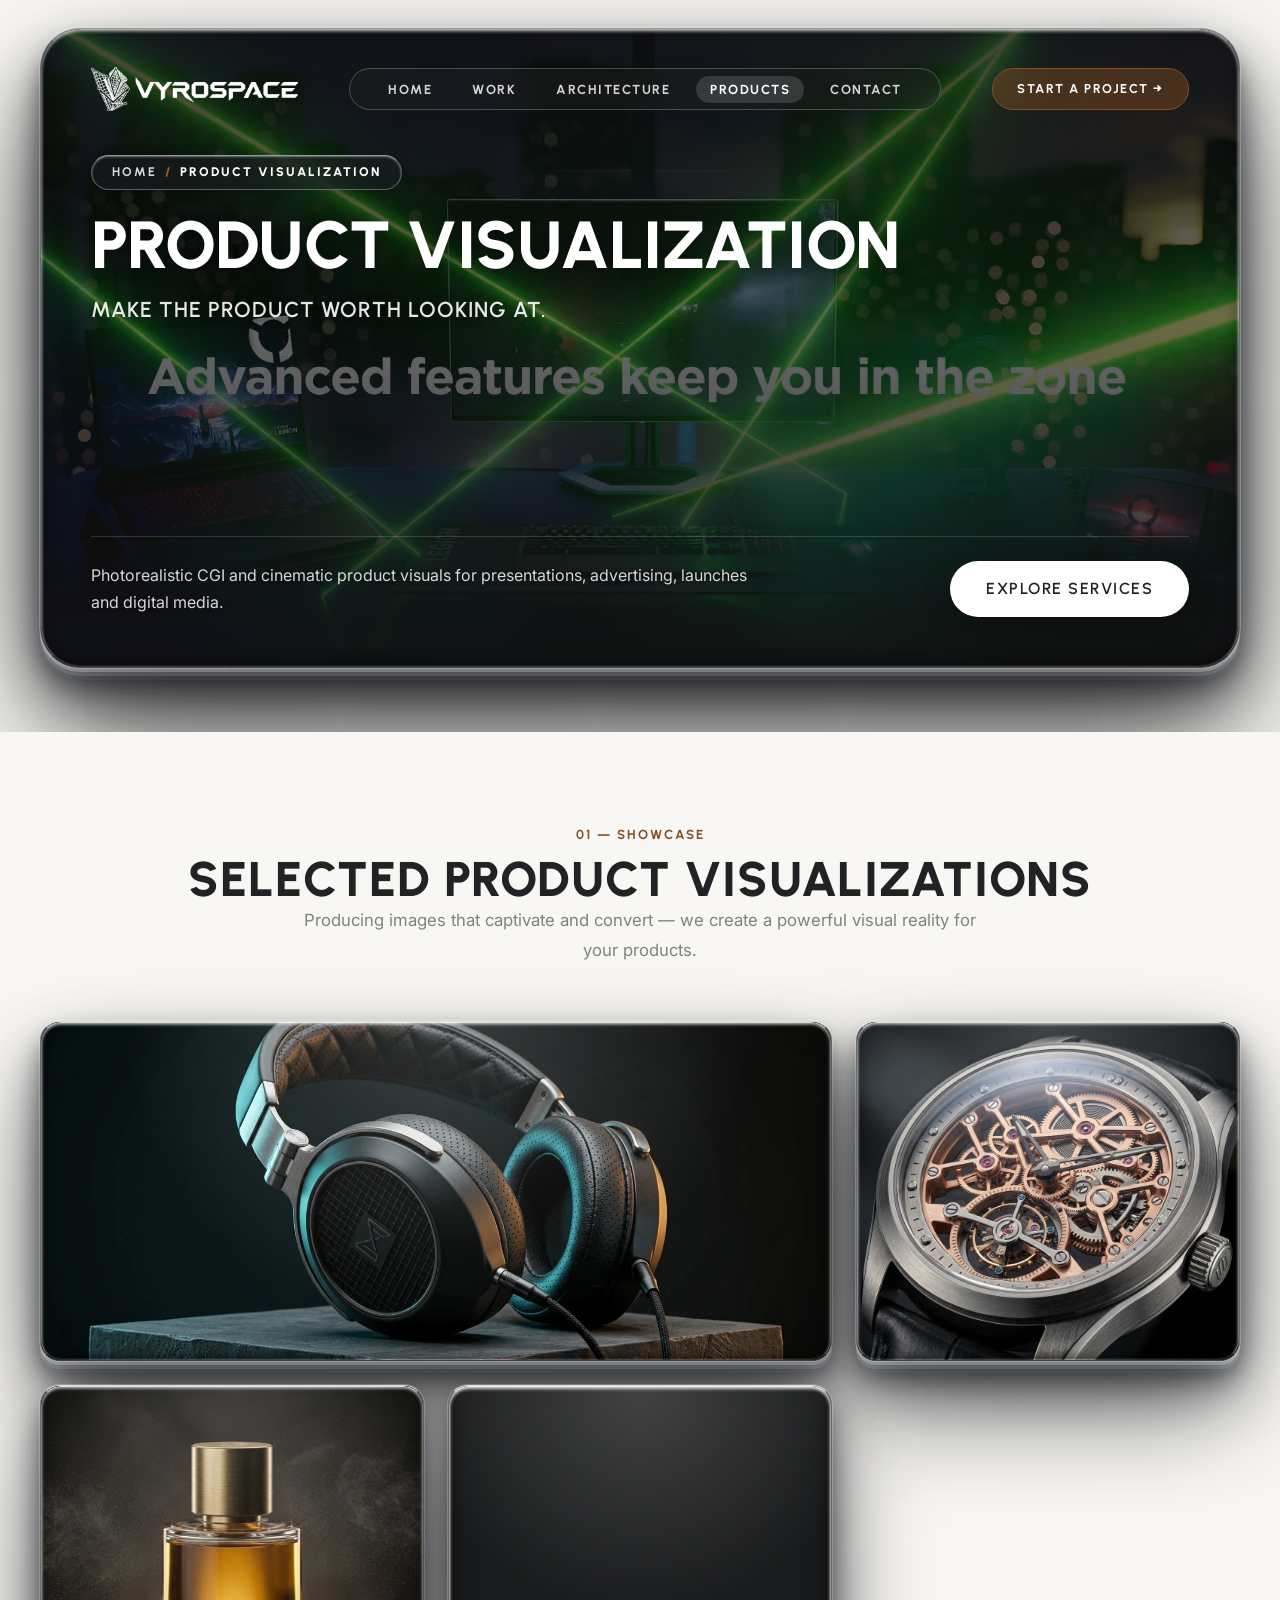
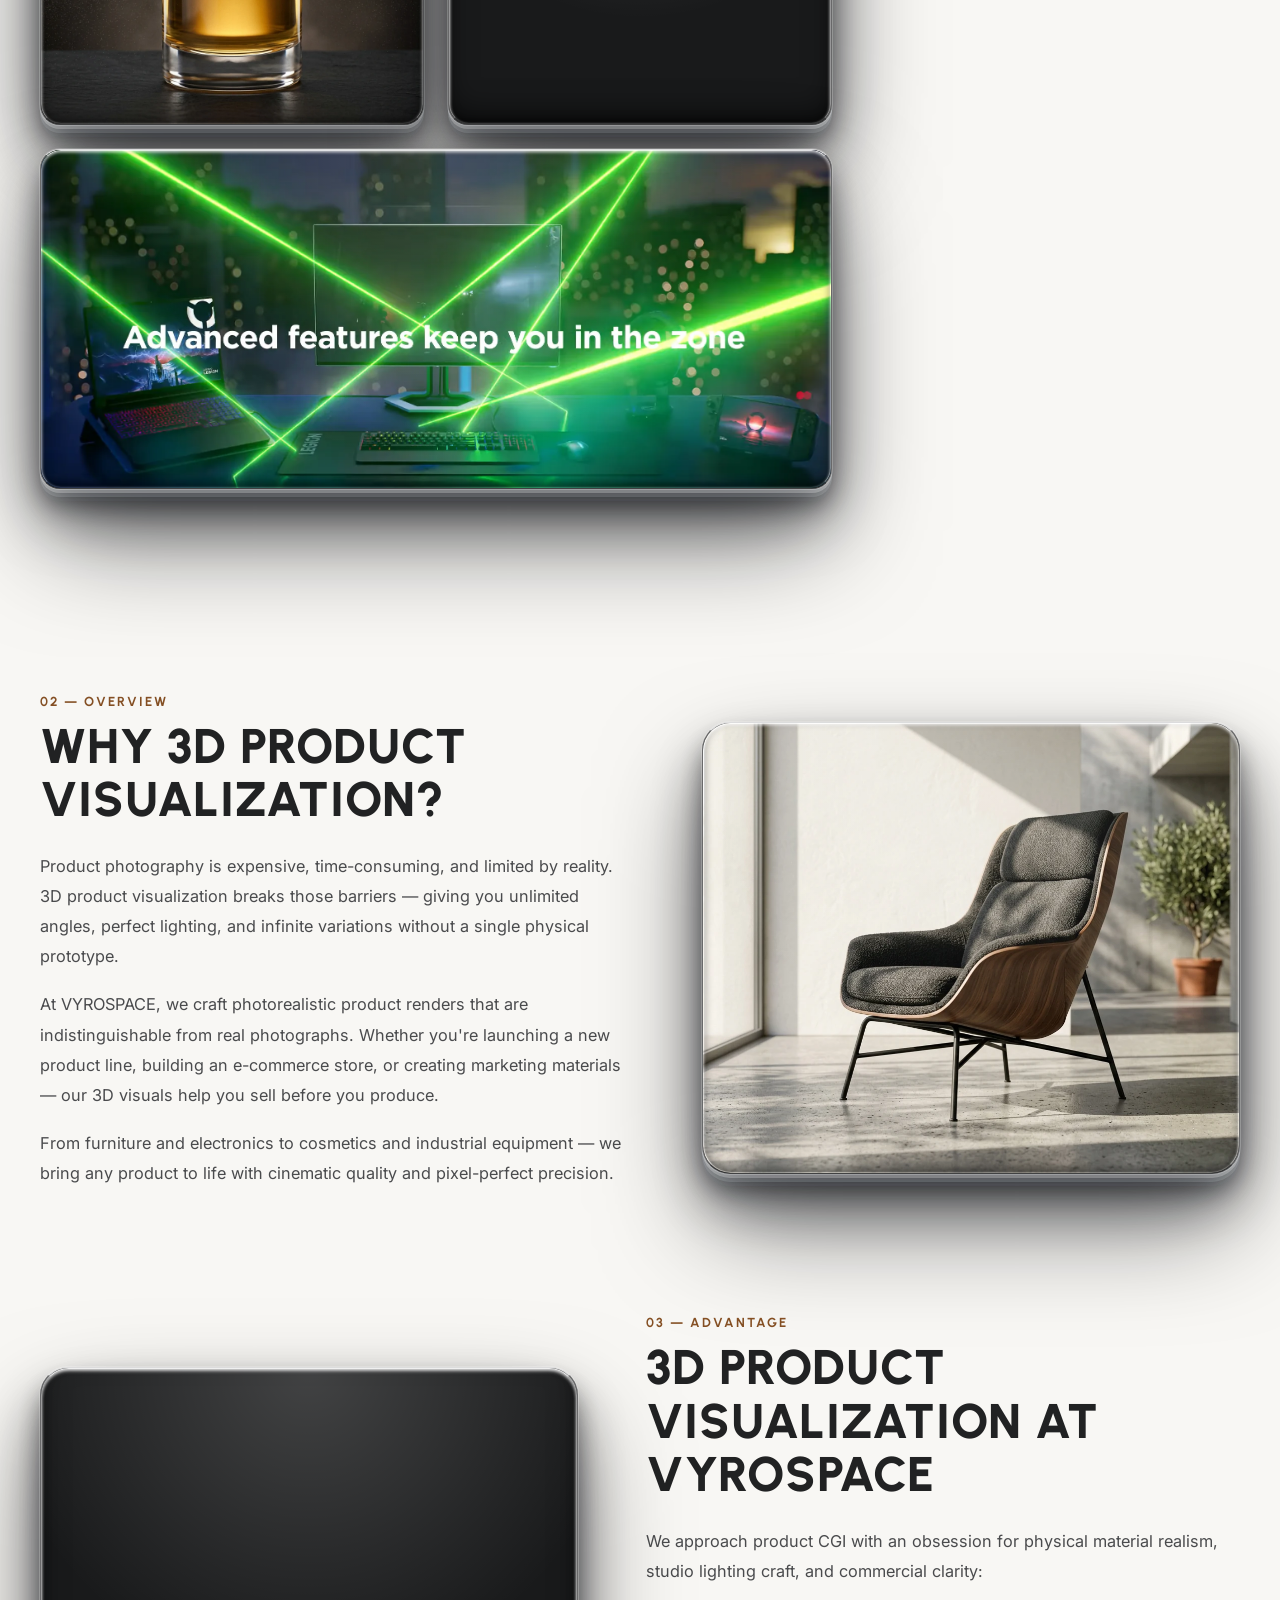
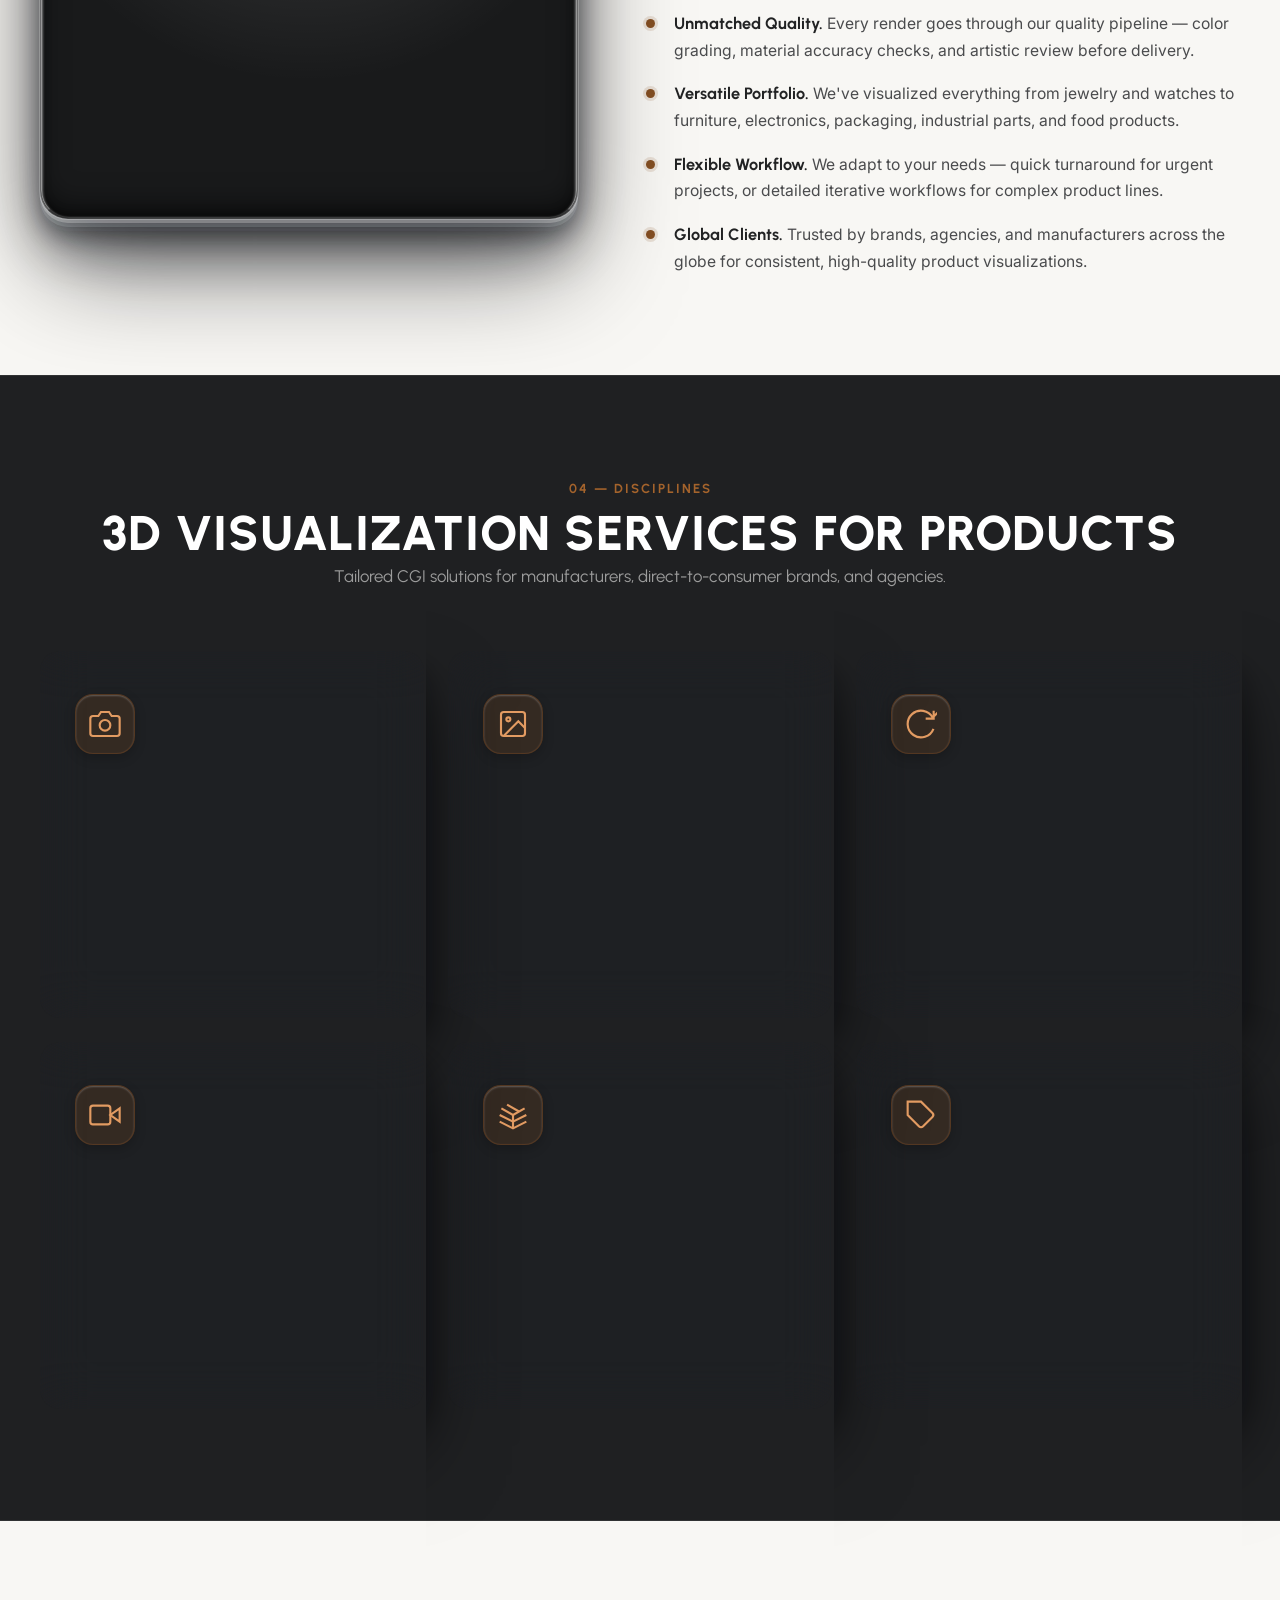
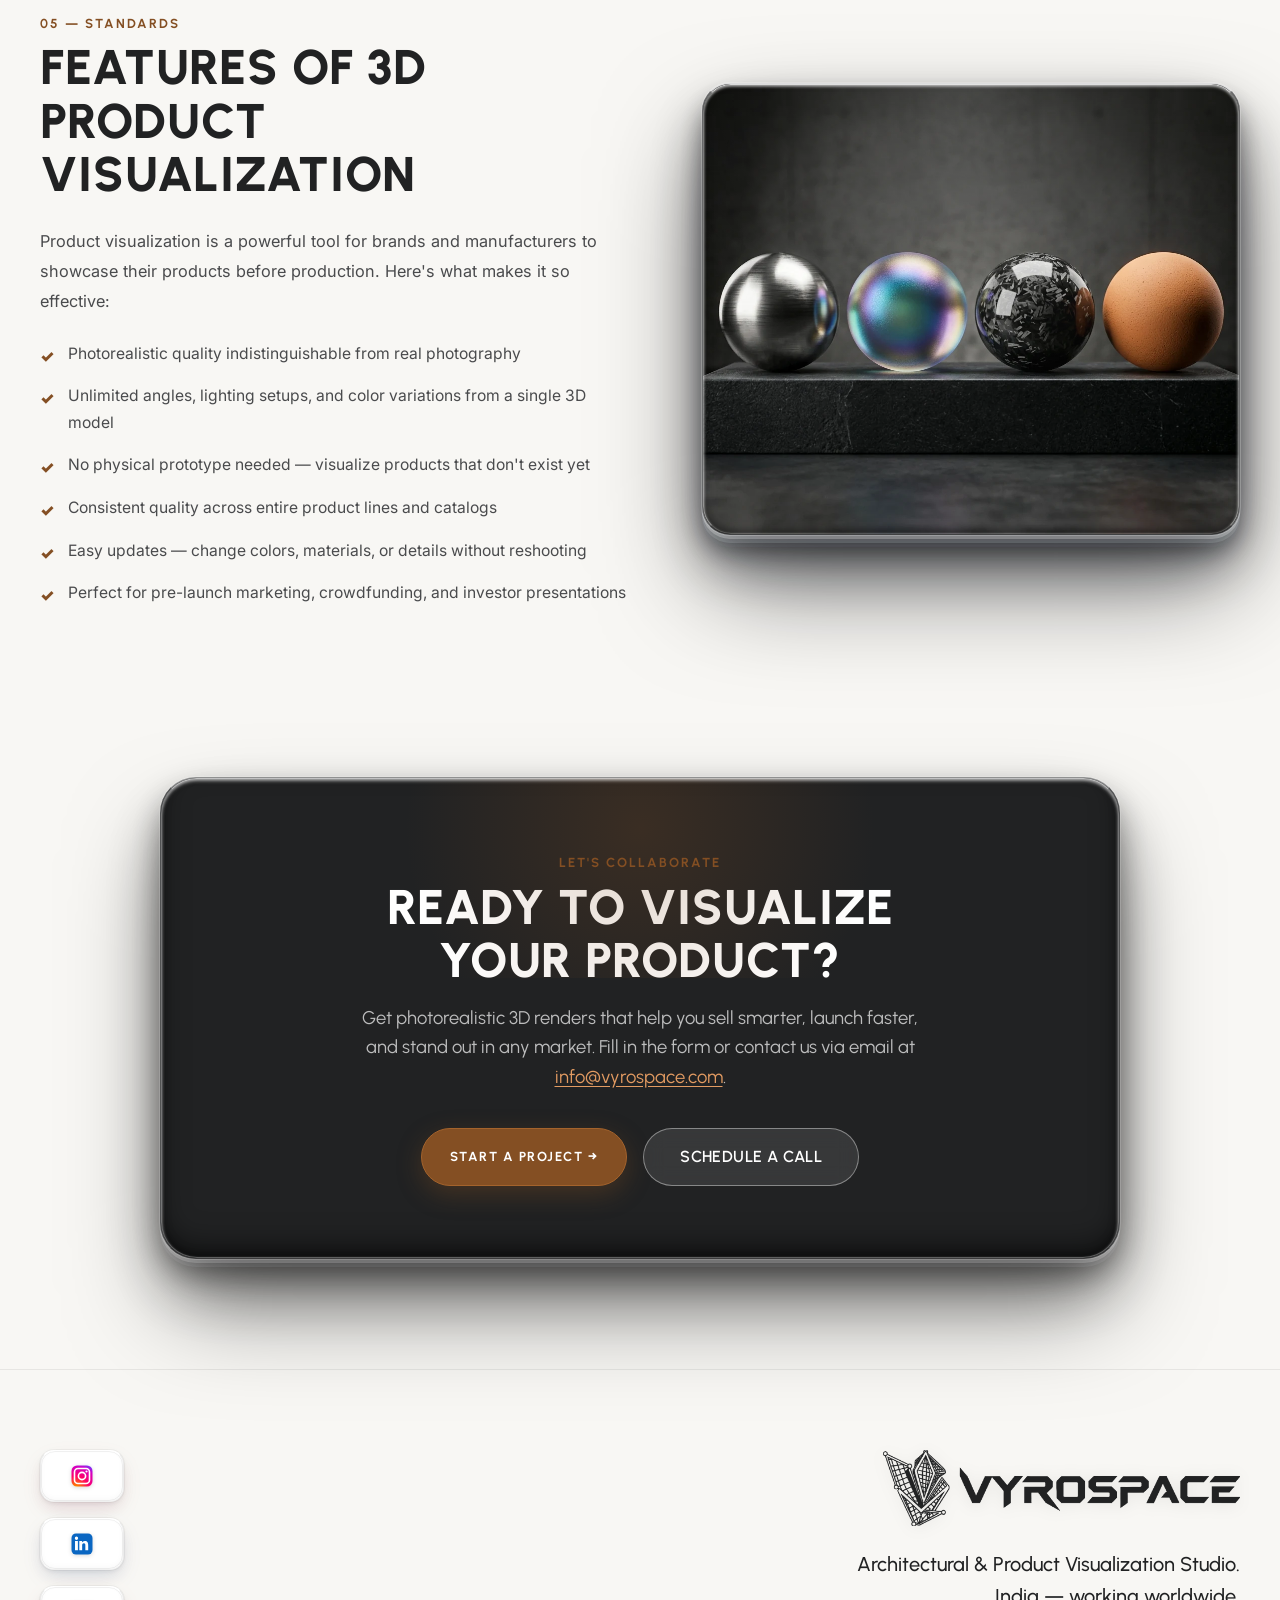
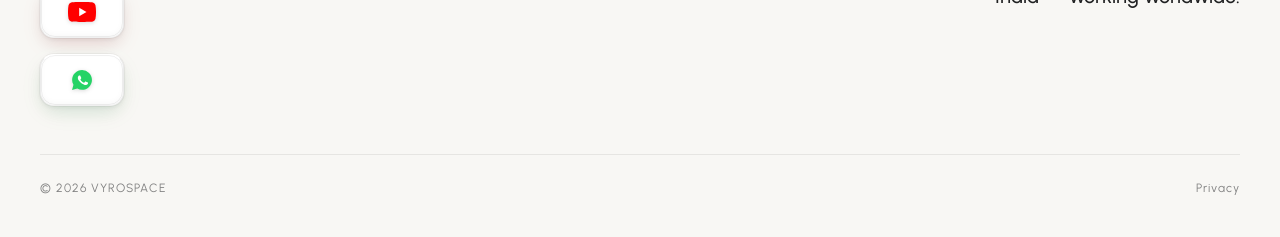
<file: product-visualization.html>
<!DOCTYPE html>
<html lang="en">

<head>
    <meta charset="UTF-8">
    <meta name="viewport" content="width=device-width, initial-scale=1.0, viewport-fit=cover">
    <title>3D Product Visualization &amp; CGI Animation | Vyrospace</title>
    <meta name="description"
        content="Vyrospace creates photorealistic 3D product visualization, CGI renders and product advertising content for brands, designers and manufacturers.">
    <link rel="canonical" href="https://vyrospace.com/product-visualization.html">
    <link rel="preconnect" href="https://fonts.googleapis.com">
    <link rel="preconnect" href="https://fonts.gstatic.com" crossorigin>
    <link
        href="https://fonts.googleapis.com/css2?family=Urbanist:ital,wght@0,300;0,400;0,500;0,600;0,700;0,800;0,900;1,400&family=Inter:wght@300;400;500;600&display=swap"
        rel="stylesheet">
    <link rel="stylesheet" href="steelform.css?v=corner-clip-fix">
    <link rel="stylesheet" href="steelform-pages.css?v=corner-clip-fix">
    <!-- Favicon -->
    <link rel="icon" type="image/png" sizes="32x32" href="vyro_main_png.png">
    <link rel="icon" type="image/png" sizes="16x16" href="vyro_main_png.png">
    <link rel="apple-touch-icon" sizes="180x180" href="vyro_main_png.png">
    <meta name="theme-color" content="#212223">
    <!-- Open Graph / Facebook -->
    <meta property="og:type" content="website">
    <meta property="og:url" content="https://vyrospace.com/product-visualization.html">
    <meta property="og:title" content="3D Product Visualization &amp; CGI Animation | Vyrospace">
    <meta property="og:description" content="Vyrospace creates photorealistic 3D product visualization, CGI renders and product advertising content for brands, designers and manufacturers.">
    <meta property="og:image" content="https://vyrospace.com/web_images/product_visualization_hero.webp">
    <meta property="og:image:alt" content="3D Product Visualization by VYROSPACE">
    <meta property="og:site_name" content="VYROSPACE">
    <!-- Twitter Card -->
    <meta name="twitter:card" content="summary_large_image">
    <meta name="twitter:url" content="https://vyrospace.com/product-visualization.html">
    <meta name="twitter:title" content="3D Product Visualization &amp; CGI Animation | Vyrospace">
    <meta name="twitter:description" content="Vyrospace creates photorealistic 3D product visualization, CGI renders and product advertising content for brands, designers and manufacturers.">
    <meta name="twitter:image" content="https://vyrospace.com/web_images/product_cgi_audio.webp">
    <meta name="twitter:image:alt" content="3D Product Visualization by VYROSPACE">
    <!-- Google Search -->
    <meta name="google" content="notranslate">
    <!-- Mobile Web App -->
    <meta name="apple-mobile-web-app-status-bar-style" content="#0b192c">
    <meta name="apple-mobile-web-app-capable" content="yes">
    <meta name="mobile-web-app-capable" content="yes">
</head>

<body>

    <!-- ===== STRUCTURED DATA (JSON-LD) ===== -->
    <script type="application/ld+json">
{
    "@context": "https://schema.org",
    "@type": "Service",
    "serviceType": "3D Product Visualization",
    "name": "3D Product Visualization Services",
    "alternateName": ["Product CGI", "Product Rendering", "3D Product Rendering", "Product Photography Alternative"],
    "description": "Premium 3D product visualization services by VYROSPACE. Photorealistic CGI renders for e-commerce, marketing, and branding — studio shots, lifestyle scenes, 360° interactive views, and product animations.",
    "url": "https://vyrospace.com/product-visualization.html",
    "provider": {
        "@type": "Organization",
        "name": "VYROSPACE",
        "url": "https://vyrospace.com"
    },
    "areaServed": "Worldwide",
    "hasOfferCatalog": {
        "@type": "OfferCatalog",
        "name": "Product Visualization Services",
        "itemListElement": [
            {
                "@type": "Offer",
                "itemOffered": {
                    "@type": "Service",
                    "name": "Studio Product Shots"
                }
            },
            {
                "@type": "Offer",
                "itemOffered": {
                    "@type": "Service",
                    "name": "Lifestyle & Scene Renders"
                }
            },
            {
                "@type": "Offer",
                "itemOffered": {
                    "@type": "Service",
                    "name": "360° Interactive Product Views"
                }
            },
            {
                "@type": "Offer",
                "itemOffered": {
                    "@type": "Service",
                    "name": "Product Animation & Video"
                }
            },
            {
                "@type": "Offer",
                "itemOffered": {
                    "@type": "Service",
                    "name": "Exploded & Cutaway Views"
                }
            },
            {
                "@type": "Offer",
                "itemOffered": {
                    "@type": "Service",
                    "name": "Packaging Visualization"
                }
            }
        ]
    },
    "aggregateRating": {
        "@type": "AggregateRating",
        "ratingValue": "4.8",
        "reviewCount": "28"
    }
}
    </script>

    <script type="application/ld+json">
{
    "@context": "https://schema.org",
    "@type": "BreadcrumbList",
    "itemListElement": [
        {
            "@type": "ListItem",
            "position": 1,
            "name": "Home",
            "item": "https://vyrospace.com/"
        },
        {
            "@type": "ListItem",
            "position": 2,
            "name": "Services",
            "item": "https://vyrospace.com/#services"
        },
        {
            "@type": "ListItem",
            "position": 3,
            "name": "3D Product Visualization",
            "item": "https://vyrospace.com/product-visualization.html"
        }
    ]
}
    </script>

    <script type="application/ld+json">
{
    "@context": "https://schema.org",
    "@type": "ImageObject",
    "name": "Product Visualization Portfolio",
    "description": "Portfolio of 3D product visualization renders by VYROSPACE",
    "url": "https://vyrospace.com/web_images/product_cgi_audio.webp",
    "width": "1920",
    "height": "1080"
}
    </script>

    <!-- ===== SCROLL-UP REVEAL FLOATING NAVBAR ===== -->
    <header class="floating-header" id="floatingNav" aria-label="Main Floating Navigation">
        <div class="floating-nav-inner">
            <a href="index.html" class="floating-nav-brand" title="VYROSPACE Home">
                <img src="vyro_main_trimmed.png" alt="VYROSPACE" class="floating-nav-logo" decoding="async">
            </a>
            <nav class="floating-nav-menu" aria-label="Quick links">
                <ul class="floating-pill-list">
                    <li><a href="index.html" class="floating-nav-link">HOME</a></li>
                    <li><a href="index.html#work" class="floating-nav-link">WORK</a></li>
                    <li><a href="exterior-rendering.html" class="floating-nav-link">ARCHITECTURE</a></li>
                    <li><a href="product-visualization.html" class="floating-nav-link active">PRODUCTS</a></li>
                    <li><a href="index.html#contact" class="floating-nav-link">CONTACT</a></li>
                </ul>
            </nav>
            <div class="floating-nav-action">
                <a href="index.html#contact" class="floating-nav-cta">START A PROJECT &rarr;</a>
            </div>
        </div>
    </header>

    <!-- ===== HERO SECTION CONTAINER ===== -->
    <div class="steelform-container">
        <section class="hero-stadium service-hero-stadium" id="hero">
            <!-- Background Image -->
            <img src="web_images/product_visualization_hero.webp" alt="3D Product Visualization" class="service-hero-bg" decoding="async">

            <!-- Navigation -->
            <nav class="hero-nav">
                <a href="index.html" class="nav-brand" title="VYROSPACE Home">
                    <img src="vyro_main_trimmed.png" alt="VYROSPACE" class="nav-brand-img" decoding="async">
                </a>

                <ul class="nav-pill-menu" id="navPillMenu">
                    <li><a href="index.html">HOME</a></li>
                    <li><a href="index.html#work">WORK</a></li>
                    <li><a href="exterior-rendering.html">ARCHITECTURE</a></li>
                    <li><a href="product-visualization.html" class="active">PRODUCTS</a></li>
                    <li><a href="index.html#contact">CONTACT</a></li>
                </ul>

                <div class="nav-contact-action">
                    <a href="index.html#contact" class="nav-cta-pill">START A PROJECT &rarr;</a>
                    <button class="mobile-nav-toggle" id="mobileNavToggle" aria-label="Toggle navigation">&#9776;</button>
                </div>
            </nav>

            <!-- Hero Middle Content -->
            <div class="service-hero-middle">
                <div class="hero-breadcrumb">
                    <a href="index.html">HOME</a>
                    <span class="bc-sep">/</span>
                    <span>PRODUCT VISUALIZATION</span>
                </div>
                <h1 class="service-hero-title">PRODUCT VISUALIZATION</h1>
                <p class="service-hero-tagline">MAKE THE PRODUCT WORTH LOOKING AT.</p>
            </div>

            <!-- Hero Bottom Row -->
            <div class="service-hero-bottom">
                <p class="service-hero-desc">Photorealistic CGI and cinematic product visuals for presentations, advertising, launches and digital media.</p>
                <div class="service-hero-actions">
                    <a href="#services-overview" class="btn-pill btn-pill-white">EXPLORE SERVICES</a>
                </div>
            </div>
        </section>
    </div>

    <!-- ===== STICKY CONTACT ===== -->
    <a href="index.html#contact" class="sticky-cta" id="stickyCta" aria-label="Start a Project">
        <span class="sticky-cta-text">START A PROJECT</span>
    </a>

    <!-- ===== GALLERY SHOWCASE — Full Width ===== -->
    <section class="sp-showcase">
        <div class="container">
            <div class="sp-showcase-header">
                <span class="section-num">01 &mdash; SHOWCASE</span>
                <h2 class="section-heading section-heading-center">Selected Product Visualizations</h2>
                <p class="sp-showcase-subtitle">Producing images that captivate and convert — we create a powerful
                    visual reality for your products.</p>
            </div>
            <div class="sp-showcase-grid">
                <div class="sp-showcase-item sp-showcase-wide reveal-item">
                    <img src="web_images/product_cgi_audio.webp"
                        alt="Aero Planar Magnetic Wireless Headphones 3D Product CGI" loading="lazy" decoding="async">
                    <div class="sp-showcase-overlay">
                        <span class="sp-showcase-tag">Consumer Hardware</span>
                        <h3>Aero Planar Headphones</h3>
                    </div>
                </div>
                <div class="sp-showcase-item reveal-item">
                    <img src="web_images/product_cgi_watch.webp"
                        alt="Swiss Skeleton Mechanical Watch Tourbillon 3D Macro CGI" loading="lazy" decoding="async">
                    <div class="sp-showcase-overlay">
                        <span class="sp-showcase-tag">Macro CGI</span>
                        <h3>Swiss Skeleton Horology</h3>
                    </div>
                </div>
                <div class="sp-showcase-item reveal-item">
                    <img src="web_images/product_cgi_perfume.webp"
                        alt="L'Ambre Luxury Perfume Glass Flacon Studio Lighting 3D Render" loading="lazy" decoding="async">
                    <div class="sp-showcase-overlay">
                        <span class="sp-showcase-tag">Studio Shot</span>
                        <h3>L'Ambre Luxury Flacon</h3>
                    </div>
                </div>
                <div class="sp-showcase-item reveal-item">
                    <img src="web_images/product_cgi_device.webp"
                        alt="Titanium Smart Device on Volcanic Stone 3D Product Render" loading="lazy" decoding="async">
                    <div class="sp-showcase-overlay">
                        <span class="sp-showcase-tag">Materials</span>
                        <h3>Titanium Smart Device</h3>
                    </div>
                </div>
                <div class="sp-showcase-item sp-showcase-wide reveal-item">
                    <img src="web_images/product_visualization_hero.webp"
                        alt="High-Performance Gaming Hardware Ecosystem CGI" loading="lazy" decoding="async">
                    <div class="sp-showcase-overlay">
                        <span class="sp-showcase-tag">Lifestyle Staging</span>
                        <h3>Gaming Ecosystem CGI</h3>
                    </div>
                </div>
            </div>
        </div>
    </section>

    <!-- ===== SERVICE OVERVIEW — Alternating Layout ===== -->
    <section class="sp-detail-section" id="services-overview">
        <div class="container">
            <div class="sp-detail-block reveal-item">
                <div class="sp-detail-text">
                    <span class="section-num">02 &mdash; OVERVIEW</span>
                    <h2 class="section-heading">Why 3D Product Visualization?</h2>
                    <p>Product photography is expensive, time-consuming, and limited by reality. 3D product
                        visualization breaks those barriers — giving you unlimited angles, perfect lighting, and
                        infinite variations without a single physical prototype.</p>
                    <p>At VYROSPACE, we craft photorealistic product renders that are indistinguishable from real
                        photographs. Whether you're launching a new product line, building an e-commerce store, or
                        creating marketing materials — our 3D visuals help you sell before you produce.</p>
                    <p>From furniture and electronics to cosmetics and industrial equipment — we bring any product to
                        life with cinematic quality and pixel-perfect precision.</p>
                </div>
                <div class="sp-detail-image">
                    <img src="web_images/product_cgi_chair.webp"
                        alt="Architectural Lounge Chair 3D Product Visualization" loading="lazy" decoding="async">
                </div>
            </div>

            <div class="sp-detail-block sp-detail-reverse reveal-item">
                <div class="sp-detail-text">
                    <span class="section-num">03 &mdash; ADVANTAGE</span>
                    <h2 class="section-heading">3D Product Visualization at VYROSPACE</h2>
                    <p>We approach product CGI with an obsession for physical material realism, studio lighting craft, and commercial clarity:</p>
                    <ul class="sp-feature-list">
                        <li>
                            <strong>Unmatched Quality.</strong> Every render goes through our quality pipeline — color
                            grading, material accuracy checks, and artistic review before delivery.
                        </li>
                        <li>
                            <strong>Versatile Portfolio.</strong> We've visualized everything from jewelry and watches
                            to
                            furniture, electronics, packaging, industrial parts, and food products.
                        </li>
                        <li>
                            <strong>Flexible Workflow.</strong> We adapt to your needs — quick turnaround for urgent
                            projects, or detailed iterative workflows for complex product lines.
                        </li>
                        <li>
                            <strong>Global Clients.</strong> Trusted by brands, agencies, and manufacturers across the
                            globe for consistent, high-quality product visualizations.
                        </li>
                    </ul>
                </div>
                <div class="sp-detail-image">
                    <img src="web_images/product_cgi_exploded.webp"
                        alt="Cinema Camera Lens Optical Exploded Technical Assembly CGI" loading="lazy" decoding="async">
                </div>
            </div>
        </div>
    </section>

    <!-- ===== SERVICE TYPES — Cards ===== -->
    <section class="sp-services-types">
        <div class="container">
            <div style="text-align: center;">
                <span class="section-num">04 &mdash; DISCIPLINES</span>
                <h2 class="section-heading section-heading-center">3D Visualization Services for Products</h2>
            </div>
            <p class="sp-services-intro">Tailored CGI solutions for manufacturers, direct-to-consumer brands, and agencies.</p>
            <div class="sp-types-grid">
                <div class="sp-type-card reveal-item">
                    <div class="sp-type-icon">
                        <svg width="32" height="32" viewBox="0 0 24 24" fill="none" stroke="currentColor"
                            stroke-width="1.6">
                            <path d="M23 19a2 2 0 0 1-2 2H3a2 2 0 0 1-2-2V8a2 2 0 0 1 2-2h4l2-3h6l2 3h4a2 2 0 0 1 2 2z" />
                            <circle cx="12" cy="13" r="4" />
                        </svg>
                    </div>
                    <h3>Studio Product Shots</h3>
                    <p>Clean, crisp, white-background or colored-backdrop renders designed specifically for e-commerce
                        listings, Amazon, and product catalogs. Perfect lighting from every angle.</p>
                </div>
                <div class="sp-type-card reveal-item">
                    <div class="sp-type-icon">
                        <svg width="32" height="32" viewBox="0 0 24 24" fill="none" stroke="currentColor"
                            stroke-width="1.6">
                            <rect x="3" y="3" width="18" height="18" rx="2" ry="2" />
                            <circle cx="8.5" cy="8.5" r="1.5" />
                            <polyline points="21 15 16 10 5 21" />
                        </svg>
                    </div>
                    <h3>Lifestyle & In-Context Renders</h3>
                    <p>Place your product in photorealistic environments — a luxury living room, a modern kitchen, or an
                        outdoor setting. Helps customers imagine the product in their daily lives.</p>
                </div>
                <div class="sp-type-card reveal-item">
                    <div class="sp-type-icon">
                        <svg width="32" height="32" viewBox="0 0 24 24" fill="none" stroke="currentColor"
                            stroke-width="1.6">
                            <path d="M21.5 2v6h-6M21.34 15.57a10 10 0 1 1-.57-8.38l5.67-5.67" />
                        </svg>
                    </div>
                    <h3>360° Interactive Views</h3>
                    <p>Let your customers spin, rotate, and inspect your product from every conceivable angle. Proven to
                        increase buyer confidence and reduce e-commerce return rates.</p>
                </div>
                <div class="sp-type-card reveal-item">
                    <div class="sp-type-icon">
                        <svg width="32" height="32" viewBox="0 0 24 24" fill="none" stroke="currentColor"
                            stroke-width="1.6">
                            <polygon points="23 7 16 12 23 17 23 7" />
                            <rect x="1" y="5" width="15" height="14" rx="2" ry="2" />
                        </svg>
                    </div>
                    <h3>Product Animation & CGI Video</h3>
                    <p>Dynamic, cinematic product animations showcasing features, movement, mechanisms, and assembly.
                        Ideal for social media ads, landing pages, and launch videos.</p>
                </div>
                <div class="sp-type-card reveal-item">
                    <div class="sp-type-icon">
                        <svg width="32" height="32" viewBox="0 0 24 24" fill="none" stroke="currentColor"
                            stroke-width="1.6">
                            <polyline points="16.5 9.4 7.55 4.24" />
                            <polyline points="3.29 7 12 12 20.71 7" />
                            <line x1="12" y1="22" x2="12" y2="12" />
                            <path d="m2 17 10 5 10-5" />
                            <path d="m2 12 10 5 10-5" />
                        </svg>
                    </div>
                    <h3>Exploded & Cutaway Views</h3>
                    <p>Technical product illustrations showing internal components, assembly details, and engineering
                        features. Ideal for manuals, patents, and technical documentation.</p>
                </div>
                <div class="sp-type-card reveal-item">
                    <div class="sp-type-icon">
                        <svg width="32" height="32" viewBox="0 0 24 24" fill="none" stroke="currentColor"
                            stroke-width="1.6">
                            <path d="M20.59 13.41l-7.17 7.17a2 2 0 0 1-2.83 0L2 12V2h10l8.59 8.59a2 2 0 0 1 0 2.82z" />
                            <line x1="7" y1="7" x2="7.01" y2="7" />
                        </svg>
                    </div>
                    <h3>Packaging Visualization</h3>
                    <p>See your packaging designs in 3D before they go to print. Test label designs, materials, and
                        color combinations — iterate faster without wasting production costs.</p>
                </div>
            </div>
        </div>
    </section>

    <!-- ===== FEATURES SECTION ===== -->
    <section class="sp-features-section">
        <div class="container">
            <div class="sp-detail-block reveal-item">
                <div class="sp-detail-text">
                    <span class="section-num">05 &mdash; STANDARDS</span>
                    <h2 class="section-heading">Features of 3D Product Visualization</h2>
                    <p>Product visualization is a powerful tool for brands and manufacturers to showcase their
                        products before production. Here's what makes it so effective:</p>
                    <ul class="sp-feature-list sp-feature-list-checked">
                        <li>Photorealistic quality indistinguishable from real photography</li>
                        <li>Unlimited angles, lighting setups, and color variations from a single 3D model</li>
                        <li>No physical prototype needed — visualize products that don't exist yet</li>
                        <li>Consistent quality across entire product lines and catalogs</li>
                        <li>Easy updates — change colors, materials, or details without reshooting</li>
                        <li>Perfect for pre-launch marketing, crowdfunding, and investor presentations</li>
                    </ul>
                </div>
                <div class="sp-detail-image">
                    <img src="web_images/product_cgi_materials.webp"
                        alt="Material Shader Study - Titanium, Iridescent Glass, Carbon Fiber and Terracotta Ceramic" loading="lazy" decoding="async">
                </div>
            </div>
        </div>
    </section>

    <!-- ===== CTA BANNER ===== -->
    <section class="cta-banner">
        <div class="container">
            <div class="cta-banner-content">
                <span class="section-num">LET'S COLLABORATE</span>
                <h2 class="section-heading">Ready to Visualize<br>Your Product?</h2>
                <p>Get photorealistic 3D renders that help you sell smarter, launch faster, and stand out in any
                    market. Fill in the form or contact us via email at
                    <a href="mailto:info@vyrospace.com" class="sp-inline-link">info@vyrospace.com</a>.
                </p>
                <div class="cta-banner-actions">
                    <a href="index.html#contact" class="btn-pill btn-pill-bronze">START A PROJECT &rarr;</a>
                    <a href="index.html#contact" class="btn-pill btn-pill-outline-white">SCHEDULE A CALL</a>
                </div>
            </div>
        </div>
    </section>

    <!-- ===== FOOTER (minimal) ===== -->
    <footer class="footer">
        <div class="container">
            <div class="footer-inner">
                <div class="footer-socials">
                    <a href="https://www.instagram.com/vyrospace_" target="_blank" rel="noopener noreferrer"
                        aria-label="Instagram" class="social-btn social-btn-instagram">
                        <img src="steelform_assets/icon_instagram_official.svg" alt="Instagram" class="footer-social-icon" decoding="async">
                    </a>
                    <a href="https://www.linkedin.com/company/vyrospace/about/?viewAsMember=true" target="_blank"
                        rel="noopener noreferrer" aria-label="LinkedIn" class="social-btn social-btn-linkedin">
                        <img src="steelform_assets/icon_linkedin_official.svg" alt="LinkedIn" class="footer-social-icon" decoding="async">
                    </a>
                    <a href="#" aria-label="YouTube" class="social-btn social-btn-youtube">
                        <img src="steelform_assets/icon_youtube_official.svg" alt="YouTube" class="footer-social-icon" decoding="async">
                    </a>
                    <a href="https://wa.me/918460385958" target="_blank" rel="noopener noreferrer"
                        aria-label="WhatsApp" class="social-btn social-btn-whatsapp" title="Chat on WhatsApp (+91 84603 85958)">
                        <img src="steelform_assets/icon_whatsapp_official.svg" alt="WhatsApp" class="footer-social-icon" decoding="async">
                    </a>
                </div>
                <div class="footer-brand">
                    <a href="index.html" class="footer-logo" aria-label="VYROSPACE Home">
                        <img src="vyro_main_obsidian.png" alt="VYROSPACE" class="footer-logo-img" decoding="async">
                    </a>
                    <p>Architectural &amp; Product Visualization Studio.<br>India &mdash; working worldwide.</p>
                </div>
            </div>
            <div class="footer-bottom">
                <p>&copy; 2026 VYROSPACE</p>
                <a href="privacy-policy.html">Privacy</a>
            </div>
        </div>
    </footer>

    <script src="script.js?v=popup-nav-v2"></script>
    <script src="motion.js?v=3d-shadows"></script>
    <script src="steelform.js?v=3d-shadows"></script>
</body>

</html>
</file>
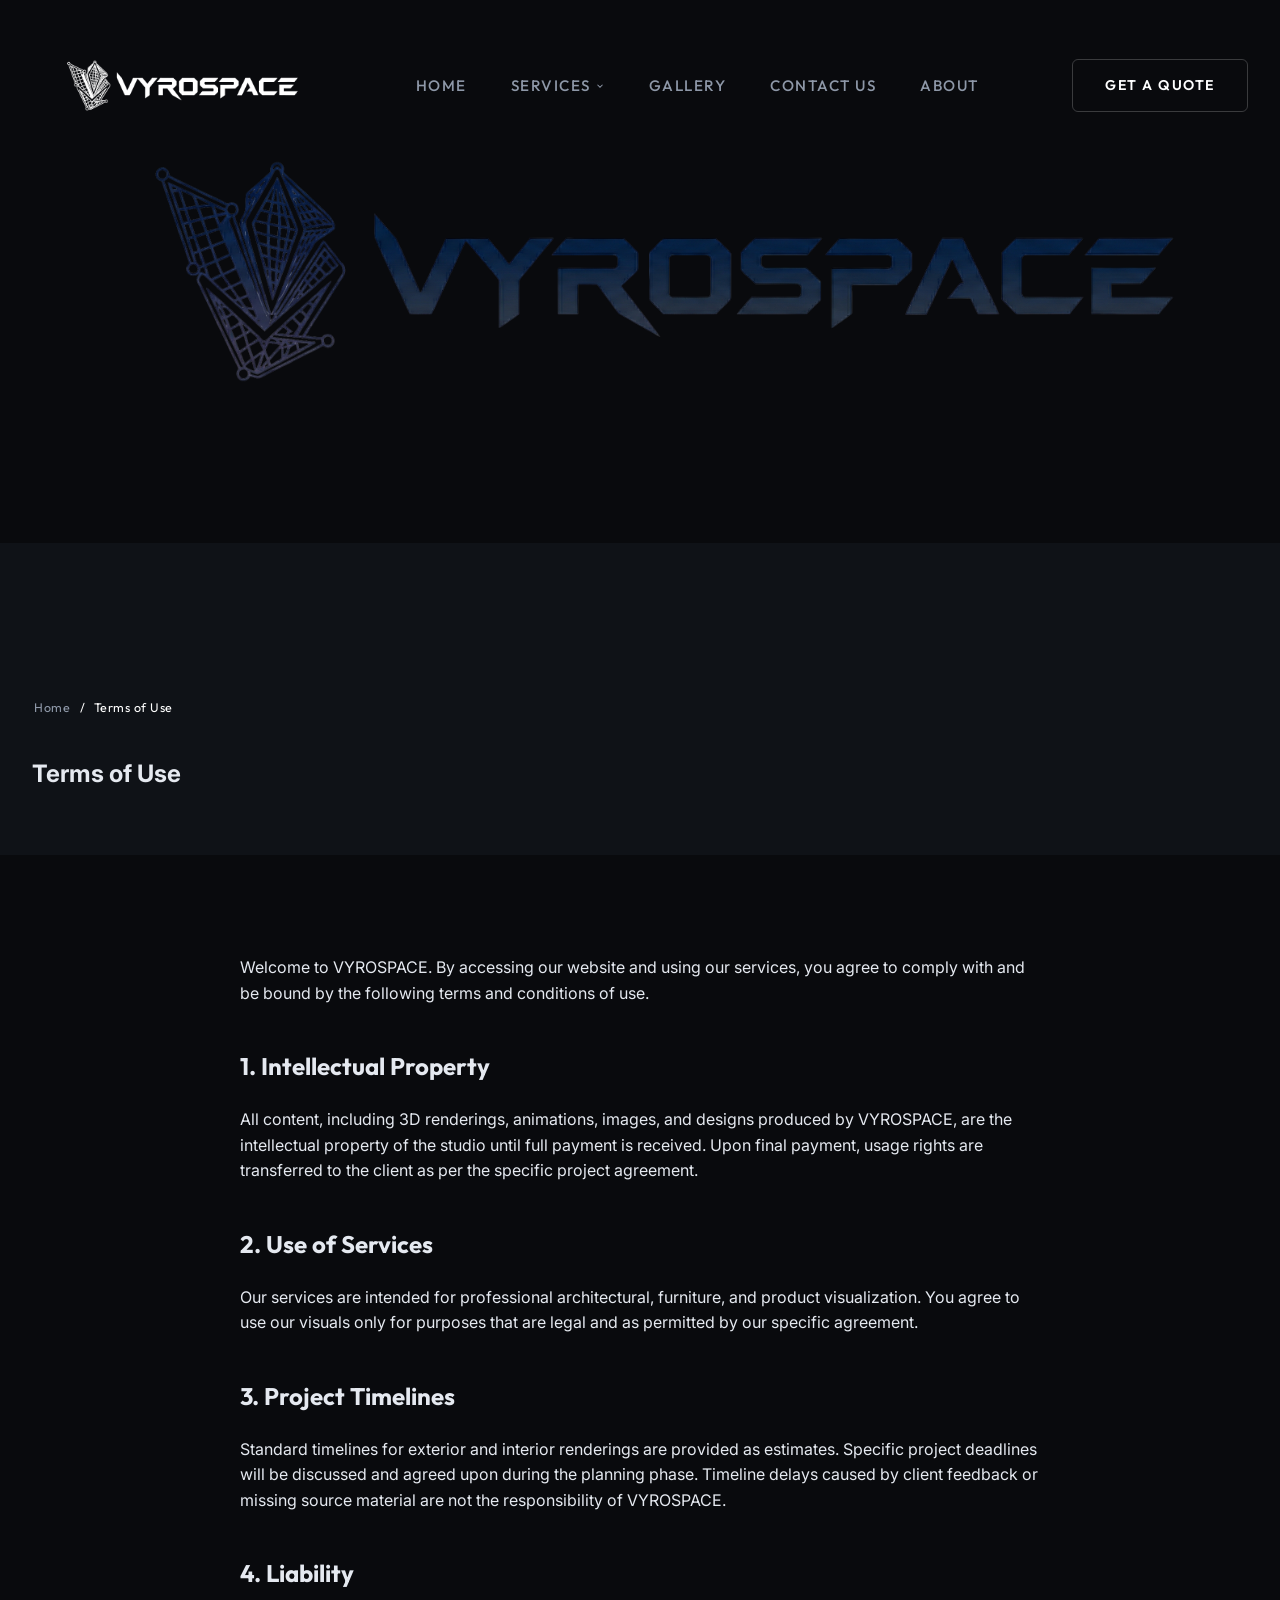
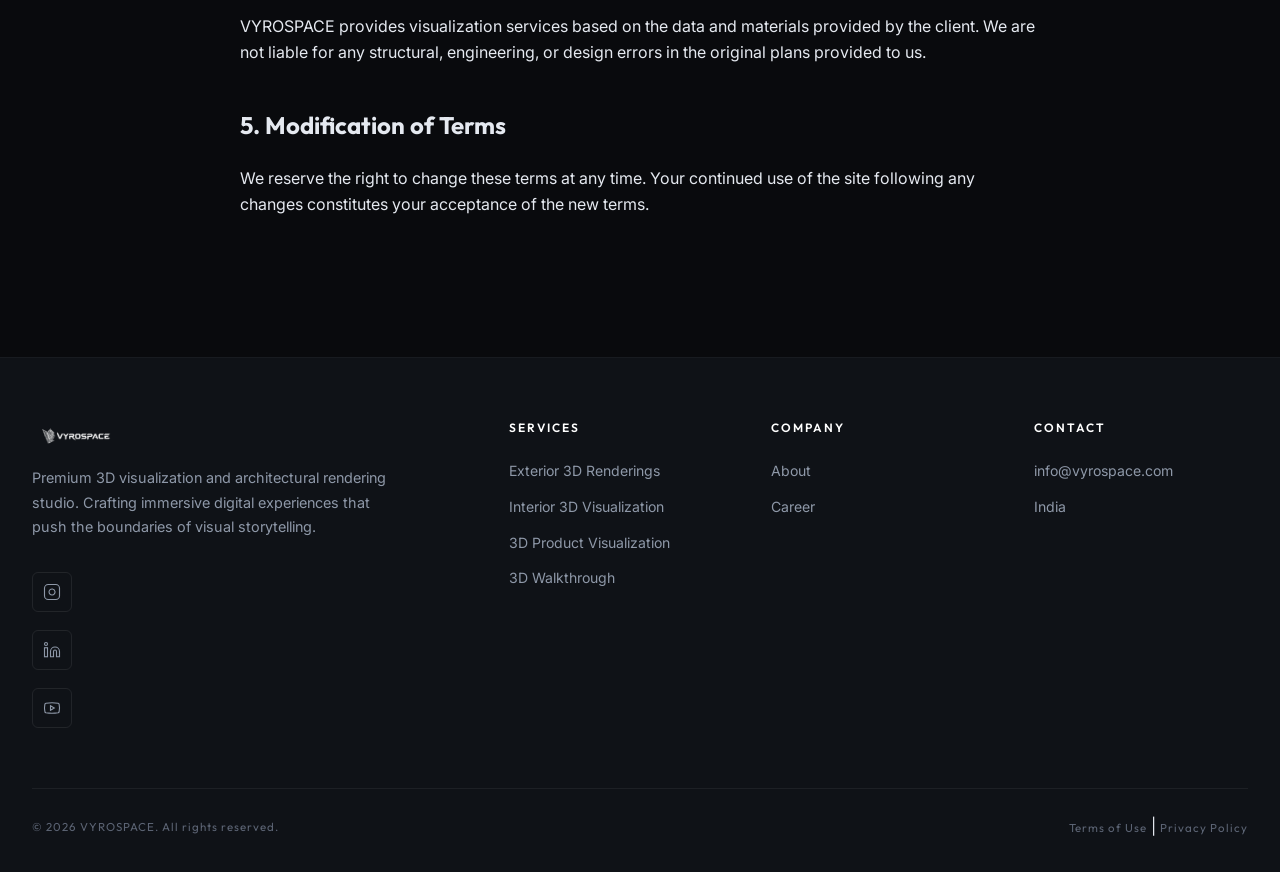
<file: terms-of-use.html>
<!DOCTYPE html>
<html lang="en">

<head>
    <meta charset="UTF-8">
    <meta name="viewport" content="width=device-width, initial-scale=1.0">
    <title>Terms of Use, VYROSPACE</title>
    <meta name="description"
        content="Read the Terms of Use for VYROSPACE. Understand the terms and conditions for using our 3D visualization services.">
    <link rel="canonical" href="https://vyrospace.com/terms-of-use.html">
    <meta name="robots" content="index, follow">
    <meta name="keywords" content="VYROSPACE terms of use, 3D visualization terms, rendering service agreement">
    <link rel="preconnect" href="https://fonts.googleapis.com">
    <link rel="preconnect" href="https://fonts.gstatic.com" crossorigin>
    <link
        href="https://fonts.googleapis.com/css2?family=Outfit:wght@300;400;500;600;700;800;900&family=Inter:wght@300;400;500;600&display=swap"
        rel="stylesheet">
    <link rel="stylesheet" href="style.css">
    <link rel="icon" type="image/png" href="generated image/crosshair/logo_trans_01.png">
    <style>
        .legal-hero {
            background: var(--bg-section);
            min-height: auto;
            padding: 150px 0 60px;
        }

        .legal-content {
            padding: 100px 0;
            max-width: 800px;
            margin: 0 auto;
        }

        .legal-section {
            margin-bottom: 40px;
        }

        .legal-section h2 {
            font-size: 24px;
            margin-bottom: 20px;
            color: var(--white);
            font-family: 'Outfit', sans-serif;
        }

        .legal-section p {
            font-size: 16px;
            line-height: 1.6;
            color: var(--gray-light);
            margin-bottom: 15px;
        }

        .legal-section ul {
            list-style: disc;
            margin-left: 20px;
            color: var(--gray-light);
            margin-bottom: 15px;
        }

        .legal-section li {
            margin-bottom: 10px;
        }
    </style>
</head>

<body class="legal-page">

    <!-- ===== PRELOADER ===== -->
    <div id="preloader">
        <div class="preloader-logo">
            <img src="vyro_main_png.png" alt="VYROSPACE Loading">
        </div>
    </div>

    <!-- ===== NAVIGATION ===== -->
    <nav class="navbar" id="navbar">
        <div class="nav-container">
            <a href="index.html" class="nav-logo"><img src="vyro_main_png.png" alt="VYROSPACE" class="nav-logo-img"></a>
            <div class="nav-menu" id="navMenu">
                <ul class="nav-links">
                    <li><a href="index.html" class="nav-link">Home</a></li>
                    <li class="nav-dropdown">
                        <a href="#" class="nav-link nav-link-dropdown">Services
                            <svg width="10" height="10" viewBox="0 0 24 24" fill="none" stroke="currentColor"
                                stroke-width="2.5">
                                <polyline points="6 9 12 15 18 9" />
                            </svg>
                        </a>
                        <div class="dropdown-menu">
                            <a href="exterior-rendering.html">Exterior 3D Renderings</a>
                            <a href="interior-visualization.html">Interior 3D Visualization</a>
                            <a href="product-visualization.html">3D Product Visualization</a>
                            <a href="3d-walkthrough.html">3D Walkthrough</a>
                        </div>
                    </li>
                    <li><a href="index.html#works" class="nav-link">Gallery</a></li>
                    <li><a href="index.html#contact" class="nav-link">Contact Us</a></li>
                    <li><a href="about.html" class="nav-link">About</a></li>
                </ul>
            </div>
            <a href="index.html#contact" class="nav-cta-btn">Get a Quote</a>
            <button class="hamburger" id="hamburger" aria-label="Toggle menu">
                <span></span><span></span><span></span>
            </button>
        </div>
    </nav>

    <!-- ===== HERO SECTION ===== -->
    <section class="about-hero legal-hero">
        <div class="container">
            <div class="hero-breadcrumb">
                <a href="index.html">Home</a>
                <span>/</span>
                <span>Terms of Use</span>
            </div>
            <h1 class="about-hero-title">Terms of Use</h1>
        </div>
    </section>

    <!-- ===== MAIN CONTENT ===== -->
    <section class="legal-content-section">
        <div class="container">
            <div class="legal-content">
                <div class="legal-section">
                    <p>Welcome to VYROSPACE. By accessing our website and using our services, you agree to comply with
                        and be bound by the following terms and conditions of use.</p>
                </div>

                <div class="legal-section">
                    <h2>1. Intellectual Property</h2>
                    <p>All content, including 3D renderings, animations, images, and designs produced by VYROSPACE, are
                        the intellectual property of the studio until full payment is received. Upon final payment,
                        usage rights are transferred to the client as per the specific project agreement.</p>
                </div>

                <div class="legal-section">
                    <h2>2. Use of Services</h2>
                    <p>Our services are intended for professional architectural, furniture, and product visualization.
                        You agree to use our visuals only for purposes that are legal and as permitted by our specific
                        agreement.</p>
                </div>

                <div class="legal-section">
                    <h2>3. Project Timelines</h2>
                    <p>Standard timelines for exterior and interior renderings are provided as estimates. Specific
                        project deadlines will be discussed and agreed upon during the planning phase. Timeline delays
                        caused by client feedback or missing source material are not the responsibility of VYROSPACE.
                    </p>
                </div>

                <div class="legal-section">
                    <h2>4. Liability</h2>
                    <p>VYROSPACE provides visualization services based on the data and materials provided by the client.
                        We are not liable for any structural, engineering, or design errors in the original plans
                        provided to us.</p>
                </div>

                <div class="legal-section">
                    <h2>5. Modification of Terms</h2>
                    <p>We reserve the right to change these terms at any time. Your continued use of the site following
                        any changes constitutes your acceptance of the new terms.</p>
                </div>
            </div>
        </div>
    </section>

    <!-- ===== FOOTER ===== -->
    <footer class="footer">
        <div class="container">
            <div class="footer-grid">
                <div class="footer-col footer-brand">
                    <a href="index.html" class="nav-logo"><img src="vyro_main_png.png" alt="VYROSPACE"
                            class="nav-logo-img"></a>
                    <p>Premium 3D visualization and architectural rendering studio. Crafting immersive digital
                        experiences that push the boundaries of visual storytelling.</p>
                    <div class="footer-socials">
                        <a href="#" aria-label="Instagram">
                            <svg width="18" height="18" viewBox="0 0 24 24" fill="none" stroke="currentColor"
                                stroke-width="1.5">
                                <rect width="20" height="20" x="2" y="2" rx="5" />
                                <path d="M16 11.37A4 4 0 1 1 12.63 8 4 4 0 0 1 16 11.37z" />
                                <line x1="17.5" x2="17.51" y1="6.5" y2="6.5" />
                            </svg>
                        </a>
                        <a href="#" aria-label="LinkedIn">
                            <svg width="18" height="18" viewBox="0 0 24 24" fill="none" stroke="currentColor"
                                stroke-width="1.5">
                                <path d="M16 8a6 6 0 0 1 6 6v7h-4v-7a2 2 0 0 0-4 0v7h-4v-7a6 6 0 0 1 6-6z" />
                                <rect width="4" height="12" x="2" y="9" />
                                <circle cx="4" cy="4" r="2" />
                            </svg>
                        </a>
                        <a href="#" aria-label="YouTube">
                            <svg width="18" height="18" viewBox="0 0 24 24" fill="none" stroke="currentColor"
                                stroke-width="1.5">
                                <path
                                    d="M2.5 17a24.12 24.12 0 0 1 0-10 2 2 0 0 1 1.4-1.4 49.56 49.56 0 0 1 16.2 0A2 2 0 0 1 21.5 7a24.12 24.12 0 0 1 0 10 2 2 0 0 1-1.4 1.4 49.55 49.55 0 0 1-16.2 0A2 2 0 0 1 2.5 17" />
                                <path d="m10 15 5-3-5-3z" />
                            </svg>
                        </a>
                    </div>
                </div>
                <div class="footer-col">
                    <h4>Services</h4>
                    <a href="exterior-rendering.html">Exterior 3D Renderings</a>
                    <a href="interior-visualization.html">Interior 3D Visualization</a>
                    <a href="product-visualization.html">3D Product Visualization</a>
                    <a href="3d-walkthrough.html">3D Walkthrough</a>
                </div>
                <div class="footer-col">
                    <h4>Company</h4>
                    <a href="about.html">About</a>
                    <a href="#">Career</a>
                </div>
                <div class="footer-col">
                    <h4>Contact</h4>
                    <a href="mailto:info@vyrospace.com">info@vyrospace.com</a>
                    <a href="#">India</a>
                </div>
            </div>
            <div class="footer-bottom">
                <p>&copy; 2026 VYROSPACE. All rights reserved.</p>
                <div class="footer-legal-links">
                    <a href="terms-of-use.html">Terms of Use</a>
                    <span class="separator">|</span>
                    <a href="privacy-policy.html">Privacy Policy</a>
                </div>
            </div>
        </div>
    </footer>

    <script src="script.js"></script>
</body>

</html>
</file>
<file: steelform.css>
/* ==========================================================================
   VYROSPACE - STEELFORM LUXURY EDITION + ORIGINAL SECTIONS
   Design System tokens & styling:
   - Palette: #212223 (Obsidian), #844F23 (Warm Bronze), #818181 (Neutral Grey),
              #9C9C9C (Light Slate), #FFFFFF (Pure White), #F8F7F4 (Neutral Canvas)
   - Typography: Urbanist (Google Fonts)
   ========================================================================== */

@import url('https://fonts.googleapis.com/css2?family=Urbanist:ital,wght@0,300;0,400;0,500;0,600;0,700;0,800;0,900;1,400&family=Inter:wght@300;400;500;600&display=swap');

:root {
    --bg-canvas: #F8F7F4;
    --bg-card: #FFFFFF;
    --bg-dark: #212223;
    --bg-dark-card: #1b1c1d;
    --color-obsidian: #212223;
    --color-obsidian-light: #2c2d2f;
    --color-bronze: #844F23;
    --color-bronze-light: #a4632c;
    --color-bronze-soft: rgba(132, 79, 35, 0.12);
    --color-grey: #818181;
    --color-grey-light: #9C9C9C;
    --color-white: #FFFFFF;
    --border-subtle: rgba(33, 34, 35, 0.08);
    --border-glass: rgba(255, 255, 255, 0.22);
    --radius-stadium: 40px;
    --radius-card: 20px;
    --radius-pill: 999px;
    --font-primary: 'Urbanist', -apple-system, BlinkMacSystemFont, 'Segoe UI', Roboto, sans-serif;
    --font-secondary: 'Inter', -apple-system, BlinkMacSystemFont, sans-serif;
    --transition-smooth: all 0.35s cubic-bezier(0.16, 1, 0.3, 1);
}

*,
*::before,
*::after {
    margin: 0;
    padding: 0;
    box-sizing: border-box;
}

html {
    scroll-behavior: smooth;
    font-size: 16px;
    background-color: var(--bg-canvas);
    color: var(--color-obsidian);
    overflow-x: hidden;
    overflow-x: clip;
}

body {
    font-family: var(--font-primary);
    background-color: var(--bg-canvas);
    color: var(--color-obsidian);
    line-height: 1.5;
    -webkit-font-smoothing: antialiased;
    -moz-osx-font-smoothing: grayscale;
    overflow-x: hidden;
    overflow-x: clip;
    position: relative;
    width: 100%;
}

/* Common Container */
.container {
    max-width: 1440px;
    margin: 0 auto;
    padding: 0 40px;
}

@media (max-width: 768px) {
    .container {
        padding: 0 20px;
    }
}



/* Top Meta bar */
.top-meta-bar {
    max-width: 1720px;
    margin: 0 auto;
    padding: 16px 48px 10px;
    display: flex;
    justify-content: space-between;
    align-items: center;
    font-size: 0.875rem;
    font-weight: 500;
    color: var(--color-grey);
    letter-spacing: 0.3px;
}

.top-meta-bar .year {
    font-weight: 600;
    color: var(--color-obsidian);
}

.steelform-container {
    max-width: 1720px;
    margin: 28px auto 64px;
    padding: 0 40px;
}

@media (max-width: 768px) {
    .steelform-container {
        margin: 16px auto 44px;
        padding: 0 16px;
    }
}

/* ==========================================================================
   1. LANDING PAGE HERO (Signature Stadium Rounded Frame)
   ========================================================================== */
.hero-stadium {
    position: relative;
    width: 100%;
    min-height: 860px;
    border-radius: var(--radius-stadium);
    background-color: #191A1B;
    overflow: hidden;
    isolation: isolate;
    transform: translateZ(0);
    -webkit-transform: translateZ(0);
    display: flex;
    flex-direction: column;
    justify-content: space-between;
    padding: 38px 50px 50px;
    color: var(--color-white);

    /* Natural Glass Border (softly blending with footage & canvas) */
    border: 1px solid rgba(255, 255, 255, 0.35);
    border-top: 1.5px solid rgba(255, 255, 255, 0.55);
    border-bottom: 1px solid rgba(255, 255, 255, 0.18);

    /* 50%+ Deeper, Darker 3D Glass Elevation & Grounding Shadow System */
    box-shadow:
        /* Subtle top specular contour */
        0 0 0 1px rgba(255, 255, 255, 0.25),
        /* Translucent glass extrusion rim (soft 3D depth) */
        0 4px 0 0 rgba(255, 255, 255, 0.25),
        0 8px 0 0 rgba(210, 214, 222, 0.18),
        0 12px 1px 0 rgba(140, 146, 160, 0.12),
        /* Deep immediate contact grounding shadow */
        0 16px 24px -2px rgba(8, 10, 14, 0.48),
        /* 50%+ Deeper & darker mid-range elevation shadow */
        0 30px 55px -6px rgba(8, 10, 14, 0.54),
        /* Monumental atmospheric diffuse drop shadow */
        0 52px 115px -10px rgba(6, 8, 12, 0.62),
        0 75px 150px -15px rgba(0, 0, 0, 0.42),
        /* Soft inset top specular bevel highlight */
        inset 0 2.5px 5px -1px rgba(255, 255, 255, 0.7),
        /* Inset organic frosted edge illumination */
        inset 0 0 32px rgba(255, 255, 255, 0.08),
        /* Inset bottom vignette shading */
        inset 0 -16px 36px -6px rgba(0, 0, 0, 0.6);
}

.hero-video-bg {
    position: absolute !important;
    inset: 0 !important;
    width: 100% !important;
    height: 100% !important;
    object-fit: cover !important;
    object-position: center center !important;
    border-radius: var(--radius-stadium) !important;
    -webkit-border-radius: var(--radius-stadium) !important;
    clip-path: inset(0 round var(--radius-stadium)) !important;
    -webkit-clip-path: inset(0 round var(--radius-stadium)) !important;
    overflow: hidden !important;
    transform: translateZ(0);
    -webkit-transform: translateZ(0);
    z-index: 0 !important;
    pointer-events: none;
    background: transparent !important;
    background-color: transparent !important;
}

.hero-stadium::before {
    content: '';
    position: absolute;
    inset: 0;
    border-radius: var(--radius-stadium);
    -webkit-border-radius: var(--radius-stadium);
    clip-path: inset(0 round var(--radius-stadium));
    -webkit-clip-path: inset(0 round var(--radius-stadium));
    background: linear-gradient(180deg, rgba(20, 20, 22, 0.55) 0%, rgba(20, 20, 22, 0.25) 45%, rgba(20, 20, 22, 0.78) 100%);
    pointer-events: none;
    z-index: 1;
}

/* Crisp 3D Glass Bevel & Rim Highlight (no unclipped blur bleed on mobile) */
.hero-stadium::after {
    content: '';
    position: absolute;
    inset: 0;
    border-radius: var(--radius-stadium);
    -webkit-border-radius: var(--radius-stadium);
    clip-path: inset(0 round var(--radius-stadium));
    -webkit-clip-path: inset(0 round var(--radius-stadium));
    border: 1px solid rgba(255, 255, 255, 0.35);
    border-top: 1.5px solid rgba(255, 255, 255, 0.65);
    border-bottom: 1px solid rgba(255, 255, 255, 0.18);
    box-shadow:
        inset 0 1.5px 3px rgba(255, 255, 255, 0.6),
        inset 0 -4px 14px rgba(0, 0, 0, 0.45);
    pointer-events: none;
    z-index: 2;
}

.hero-stadium>*:not(.hero-video-bg) {
    position: relative;
    z-index: 3;
}

/* Navigation Bar */
.hero-nav {
    display: flex;
    justify-content: space-between;
    align-items: center;
    width: 100%;
    position: relative;
    z-index: 10;
}

.nav-brand {
    display: inline-flex;
    align-items: center;
    text-decoration: none;
    line-height: 1;
}

.nav-brand-img {
    height: 44px;
    width: auto;
    max-width: 220px;
    object-fit: contain;
    display: block;
    filter: brightness(0) invert(1);
    transition: var(--transition-smooth);
}

.nav-brand:hover .nav-brand-img {
    opacity: 0.85;
}

.nav-pill-menu {
    display: flex;
    align-items: center;
    gap: 12px;
    list-style: none;
    background: rgba(33, 34, 35, 0.45);
    backdrop-filter: blur(16px);
    -webkit-backdrop-filter: blur(16px);
    padding: 8px 24px;
    border-radius: var(--radius-pill);
    border: 1px solid var(--border-glass);
}

.nav-pill-menu a {
    color: rgba(255, 255, 255, 0.82);
    text-decoration: none;
    font-size: 0.82rem;
    font-weight: 700;
    letter-spacing: 1.5px;
    text-transform: uppercase;
    padding: 6px 14px;
    border-radius: var(--radius-pill);
    transition: var(--transition-smooth);
}

.nav-pill-menu a:hover,
.nav-pill-menu a.active {
    color: #FFFFFF;
    background: rgba(255, 255, 255, 0.14);
}

.nav-contact-action {
    display: flex;
    align-items: center;
    gap: 16px;
}

/* Nav CTA Pill (replacing phone badge with Start a Project) */
.nav-cta-pill {
    display: inline-flex;
    align-items: center;
    justify-content: center;
    padding: 10px 24px;
    background: rgba(132, 79, 35, 0.45);
    border: 1px solid var(--color-bronze);
    color: #FFFFFF;
    font-family: var(--font-primary);
    font-size: 0.8rem;
    font-weight: 700;
    letter-spacing: 1.5px;
    text-transform: uppercase;
    text-decoration: none;
    border-radius: var(--radius-pill);
    backdrop-filter: blur(12px);
    -webkit-backdrop-filter: blur(12px);
    transition: var(--transition-smooth);
}

.nav-cta-pill:hover {
    background: var(--color-bronze);
    color: #FFFFFF;
    transform: translateY(-2px);
    box-shadow: 0 8px 24px rgba(132, 79, 35, 0.45);
}

/* Mobile Nav Toggle */
.mobile-nav-toggle {
    display: none;
    background: rgba(33, 34, 35, 0.5);
    border: 1px solid var(--border-glass);
    color: #fff;
    font-size: 1.5rem;
    width: 44px;
    height: 44px;
    border-radius: 50%;
    cursor: pointer;
    align-items: center;
    justify-content: center;
}

/* Hero Center Monumental Title Treatment */
.hero-middle {
    margin-top: 36px;
    margin-bottom: auto;
    width: 100%;
}

.display-title-group {
    width: 100%;
    text-align: center;
    display: flex;
    flex-direction: column;
    align-items: center;
    gap: 8px;
}

.display-title-above,
.display-title-rest {
    font-size: clamp(2.4rem, 5.8vw, 6.2rem);
    font-weight: 800;
    line-height: 0.96;
    letter-spacing: clamp(3px, 0.8vw, 8px);
    text-transform: uppercase;
    display: block;
    color: var(--color-white);
    text-shadow: 0 10px 32px rgba(0, 0, 0, 0.42);
    margin: 0;
}

.display-title-rest .arch-letter {
    display: inline-block;
    position: relative;
    border-radius: 999px 999px 0 0;
    border-top: 6px solid #ffffff;
    padding: 0 3px;
    transform: translateY(-6px);
}

/* Hero Bottom Row */
.hero-bottom-grid {
    display: flex;
    justify-content: space-between;
    align-items: flex-end;
    margin-top: 40px;
    width: 100%;
}

.hero-narrative {
    max-width: 960px;
}

.hero-since {
    font-size: 0.9rem;
    font-weight: 700;
    letter-spacing: 2px;
    text-transform: uppercase;
    color: rgba(255, 255, 255, 0.85);
    margin-bottom: 12px;
    display: block;
}

.hero-headline {
    font-size: clamp(1.6rem, 2.7vw, 2.5rem);
    font-weight: 800;
    line-height: 1.16;
    letter-spacing: 0.5px;
    text-transform: uppercase;
    color: var(--color-white);
    margin-bottom: 24px;
}

.hero-actions-row {
    display: flex;
    align-items: center;
    gap: 20px;
    flex-wrap: wrap;
}

/* Pill Buttons */
.btn-pill {
    display: inline-flex;
    align-items: center;
    justify-content: center;
    gap: 10px;
    padding: 16px 36px;
    border-radius: var(--radius-pill);
    font-family: var(--font-primary);
    font-size: 1rem;
    font-weight: 600;
    letter-spacing: 0.4px;
    text-decoration: none;
    transition: var(--transition-smooth);
    cursor: pointer;
}

.btn-pill-white {
    background-color: var(--color-white);
    color: var(--color-obsidian);
    border: none;
    box-shadow: 0 12px 30px rgba(0, 0, 0, 0.2);
}

.btn-pill-white:hover {
    transform: translateY(-3px);
    box-shadow: 0 16px 36px rgba(0, 0, 0, 0.28);
    background-color: #f0ede8;
}

.btn-pill-outline-white {
    background: rgba(255, 255, 255, 0.1);
    color: #FFFFFF;
    border: 1.5px solid rgba(255, 255, 255, 0.4);
    backdrop-filter: blur(10px);
    -webkit-backdrop-filter: blur(10px);
}

.btn-pill-outline-white:hover {
    background: #FFFFFF;
    color: var(--color-obsidian);
    transform: translateY(-2px);
    box-shadow: 0 12px 28px rgba(0, 0, 0, 0.3);
}

.btn-pill-outline {
    background: transparent;
    color: var(--color-obsidian);
    border: 1.5px solid var(--color-obsidian);
}

.btn-pill-outline:hover {
    background-color: var(--color-obsidian);
    color: var(--color-white);
    transform: translateY(-2px);
}

.btn-pill-bronze {
    background-color: var(--color-bronze);
    color: var(--color-white);
    border: none;
    box-shadow: 0 12px 24px rgba(132, 79, 35, 0.35);
}

.btn-pill-bronze:hover {
    background-color: var(--color-bronze-light);
    transform: translateY(-2px);
}

/* Social Proof Badge */
.hero-social-proof {
    display: inline-flex;
    align-items: center;
    gap: 12px;
    background: rgba(33, 34, 35, 0.45);
    backdrop-filter: blur(14px);
    padding: 8px 18px;
    border-radius: var(--radius-pill);
    border: 1px solid var(--border-glass);
}

.avatar-stack {
    display: flex;
    align-items: center;
}

.avatar-stack .avatar-circle {
    width: 32px;
    height: 32px;
    border-radius: 50%;
    border: 2px solid #FFFFFF;
    margin-left: -8px;
    object-fit: cover;
    background-color: var(--color-bronze);
    display: flex;
    align-items: center;
    justify-content: center;
    font-size: 0.75rem;
    font-weight: 700;
    color: #FFFFFF;
}

.avatar-stack .avatar-circle:first-child {
    margin-left: 0;
}

.social-proof-text {
    font-size: 0.875rem;
    font-weight: 600;
    color: #FFFFFF;
}

/* Hero Right Floating Elements */
.hero-floating-stack {
    display: flex;
    flex-direction: column;
    align-items: flex-end;
    gap: 16px;
}

.hero-thumb-pair {
    display: flex;
    flex-direction: column;
    gap: 12px;
}

.hero-thumb-card {
    width: 140px;
    height: 80px;
    border-radius: 16px;
    border: 2px solid rgba(255, 255, 255, 0.4);
    overflow: hidden;
    box-shadow: 0 12px 24px rgba(0, 0, 0, 0.25);
    transition: var(--transition-smooth);
}

.hero-thumb-card img {
    width: 100%;
    height: 100%;
    object-fit: cover;
    transition: transform 0.6s ease;
}

.hero-thumb-card:hover img {
    transform: scale(1.1);
}

/* Inquire Section Card (Replacing 94+ Real Estate Stat Card) */
.hero-inquire-card {
    background: var(--color-white);
    color: var(--color-obsidian);
    border-radius: 20px;
    padding: 20px 24px;
    width: 320px;
    max-width: 100%;
    box-shadow: 0 20px 48px rgba(0, 0, 0, 0.28);
    display: flex;
    flex-direction: column;
    gap: 8px;
    border: 1px solid rgba(255, 255, 255, 0.6);
    transition: var(--transition-smooth);
}

.hero-inquire-card:hover {
    transform: translateY(-4px);
    box-shadow: 0 26px 56px rgba(0, 0, 0, 0.35);
}

.inquire-card-header {
    display: flex;
    align-items: center;
    justify-content: space-between;
}

.inquire-card-badge {
    display: inline-flex;
    align-items: center;
    gap: 6px;
    font-size: 0.72rem;
    font-weight: 800;
    letter-spacing: 1.5px;
    text-transform: uppercase;
    color: var(--color-bronze);
}

.inquire-card-badge::before {
    content: '';
    display: inline-block;
    width: 7px;
    height: 7px;
    border-radius: 50%;
    background: #22c55e;
    box-shadow: 0 0 8px rgba(34, 197, 94, 0.7);
}

.inquire-card-avail {
    font-size: 0.72rem;
    font-weight: 600;
    color: var(--color-grey);
}

.inquire-card-title {
    font-size: 1.18rem;
    font-weight: 800;
    letter-spacing: 0.5px;
    text-transform: uppercase;
    color: var(--color-obsidian);
    margin: 0;
    line-height: 1.15;
}

.inquire-card-desc {
    font-size: 0.82rem;
    color: var(--color-grey);
    line-height: 1.4;
    margin: 0;
}

.inquire-card-action {
    display: flex;
    align-items: center;
    justify-content: space-between;
    margin-top: 4px;
    padding-top: 12px;
    border-top: 1px solid var(--border-subtle);
}

.inquire-btn {
    display: inline-flex;
    align-items: center;
    gap: 8px;
    background: var(--color-obsidian);
    color: #FFFFFF;
    padding: 8px 18px;
    border-radius: var(--radius-pill);
    font-size: 0.76rem;
    font-weight: 700;
    letter-spacing: 1px;
    text-transform: uppercase;
    text-decoration: none;
    transition: var(--transition-smooth);
}

.inquire-btn:hover {
    background: var(--color-bronze);
    color: #FFFFFF;
    transform: translateX(2px);
}

.inquire-email-link {
    font-size: 0.78rem;
    font-weight: 600;
    color: var(--color-grey);
    text-decoration: none;
    transition: color 0.3s;
}

.inquire-email-link:hover {
    color: var(--color-bronze);
}

/* ==========================================================================
   2. ORIGINAL SECTION 01: AREAS OF WORK (MIR / Kilograph Categorization)
   Themed with Luxury Warm Neutral Canvas & Bronze Accents
   ========================================================================== */
.areas-section {
    padding: 96px 0 88px;
    background: var(--bg-canvas);
    border-bottom: 1px solid var(--border-subtle);
}

.areas-intro {
    margin-bottom: 48px;
}

.section-num {
    font-family: var(--font-primary);
    font-size: 0.82rem;
    font-weight: 700;
    letter-spacing: 2px;
    color: var(--color-bronze);
    text-transform: uppercase;
    display: inline-block;
    margin-bottom: 8px;
}

.section-heading {
    font-family: var(--font-primary);
    font-size: clamp(2.2rem, 3.8vw, 3.6rem);
    font-weight: 800;
    text-transform: uppercase;
    letter-spacing: 1px;
    color: var(--color-obsidian);
    line-height: 1.1;
}

.areas-lead {
    font-size: 0.95rem;
    font-weight: 600;
    letter-spacing: 2px;
    text-transform: uppercase;
    color: var(--color-grey);
    margin-top: 10px;
}

.areas-grid {
    display: grid;
    grid-template-columns: repeat(4, 1fr);
    gap: 24px;
}

.area-card {
    position: relative;
    padding: 36px 28px 40px;
    border-radius: 28px;
    text-decoration: none;
    color: #FFFFFF;
    background: var(--color-obsidian);
    border: 1px solid rgba(255, 255, 255, 0.28);
    border-top: 1.5px solid rgba(255, 255, 255, 0.55);
    border-bottom: 1px solid rgba(255, 255, 255, 0.15);
    overflow: hidden;
    min-height: 460px;
    display: flex;
    flex-direction: column;
    justify-content: space-between;
    box-shadow:
        0 0 0 1px rgba(255, 255, 255, 0.15),
        0 4px 0 0 rgba(255, 255, 255, 0.22),
        0 8px 0 0 rgba(210, 214, 222, 0.14),
        0 12px 1px 0 rgba(140, 146, 160, 0.08),
        0 16px 24px -2px rgba(8, 10, 14, 0.45),
        0 30px 55px -6px rgba(8, 10, 14, 0.52),
        0 52px 105px -10px rgba(6, 8, 12, 0.58),
        inset 0 2.5px 5px -1px rgba(255, 255, 255, 0.65),
        inset 0 -14px 30px -4px rgba(0, 0, 0, 0.55);
    transition: var(--transition-smooth);
}

.area-card::after {
    content: '';
    position: absolute;
    inset: 0;
    border-radius: inherit;
    border: 1px solid rgba(255, 255, 255, 0.32);
    border-top: 1.5px solid rgba(255, 255, 255, 0.60);
    border-bottom: 1px solid rgba(255, 255, 255, 0.15);
    box-shadow: inset 0 1.5px 3px rgba(255, 255, 255, 0.5), inset 0 -3px 8px rgba(0, 0, 0, 0.4);
    pointer-events: none;
    z-index: 3;
}

.area-card:hover {
    transform: translateY(-8px);
    border-color: var(--color-bronze);
    box-shadow:
        0 0 0 1px var(--color-bronze),
        0 6px 0 0 rgba(132, 79, 35, 0.3),
        0 20px 36px -2px rgba(8, 10, 14, 0.55),
        0 40px 75px -6px rgba(8, 10, 14, 0.62),
        0 70px 130px -10px rgba(6, 8, 12, 0.68);
}

.area-card-bg {
    position: absolute;
    inset: 0;
    border-radius: inherit;
    background-size: cover;
    background-position: center;
    transform: scale(1.04);
    filter: brightness(0.65) saturate(1.05);
    transition: transform 0.8s cubic-bezier(0.16, 1, 0.3, 1), filter 0.6s ease;
    z-index: 0;
}

@media (hover: hover) and (pointer: fine) {
    .area-card:hover .area-card-bg {
        transform: scale(1.12);
        filter: brightness(0.72) saturate(1.15);
    }
}

.area-card-overlay {
    position: absolute;
    inset: 0;
    border-radius: inherit;
    background: linear-gradient(180deg, rgba(33, 34, 35, 0.3) 0%, rgba(33, 34, 35, 0.65) 50%, rgba(33, 34, 35, 0.95) 100%);
    z-index: 1;
}

.area-card-content {
    position: relative;
    z-index: 2;
    height: 100%;
    display: flex;
    flex-direction: column;
    justify-content: space-between;
}

.area-num {
    font-size: 0.75rem;
    font-weight: 700;
    letter-spacing: 2.5px;
    color: #FFFFFF;
    text-transform: uppercase;
}

.area-card-info h3 {
    font-size: 1.35rem;
    font-weight: 800;
    line-height: 1.2;
    color: #FFFFFF;
    letter-spacing: 0.5px;
    text-transform: uppercase;
    margin-bottom: 10px;
}

.area-card-info p {
    font-size: 0.9rem;
    color: rgba(255, 255, 255, 0.78);
    line-height: 1.5;
    margin-bottom: 20px;
}

.area-arrow {
    display: inline-flex;
    align-items: center;
    gap: 8px;
    font-size: 0.82rem;
    font-weight: 700;
    letter-spacing: 1.5px;
    text-transform: uppercase;
    color: var(--color-bronze-light);
    transition: var(--transition-smooth);
}

.area-card:hover .area-arrow {
    color: #FFFFFF;
    transform: translateX(4px);
}

/* Highlighted Capability Tiles - Minimal Luxury Architectural Edition */
.area-specs-grid {
    display: grid;
    grid-template-columns: repeat(2, 1fr);
    gap: 12px;
    margin: 20px 0 24px;
    padding-top: 18px;
    border-top: 1px solid rgba(255, 255, 255, 0.14);
}

.area-spec-tile {
    position: relative;
    background: rgba(22, 23, 26, 0.78);
    backdrop-filter: blur(20px);
    -webkit-backdrop-filter: blur(20px);
    border: 1px solid rgba(255, 255, 255, 0.16);
    border-radius: 14px;
    padding: 14px 16px;
    box-shadow:
        0 6px 20px rgba(0, 0, 0, 0.35),
        inset 0 1px 0 rgba(255, 255, 255, 0.18);
    transition: all 0.35s cubic-bezier(0.16, 1, 0.3, 1);
    display: flex;
    flex-direction: column;
    justify-content: space-between;
    gap: 8px;
}

.area-spec-top {
    display: flex;
    align-items: center;
    gap: 10px;
}

.area-spec-icon-box {
    display: flex;
    align-items: center;
    justify-content: center;
    width: 32px;
    height: 32px;
    border-radius: 9px;
    background: rgba(255, 255, 255, 0.08);
    border: 1px solid rgba(255, 255, 255, 0.16);
    color: #FFFFFF;
    flex-shrink: 0;
    transition: all 0.35s cubic-bezier(0.16, 1, 0.3, 1);
}

.area-spec-tag {
    font-size: 0.78rem;
    font-weight: 700;
    letter-spacing: 1.8px;
    color: #FFFFFF;
    text-transform: uppercase;
    transition: color 0.3s ease;
}

.area-spec-arrow {
    font-size: 0.92rem;
    color: rgba(255, 255, 255, 0.35);
    margin-left: auto;
    transition: transform 0.35s cubic-bezier(0.16, 1, 0.3, 1), color 0.3s ease;
    line-height: 1;
}

.area-spec-desc {
    font-size: 0.81rem;
    font-weight: 400;
    color: rgba(255, 255, 255, 0.68);
    line-height: 1.4;
    letter-spacing: 0.15px;
    transition: color 0.3s ease;
}

/* Hover & Interactive States */
.area-card:hover .area-spec-tile {
    background: rgba(26, 28, 32, 0.85);
    border-color: rgba(255, 255, 255, 0.24);
    box-shadow:
        0 8px 24px rgba(0, 0, 0, 0.45),
        inset 0 1px 0 rgba(255, 255, 255, 0.22);
}

.area-spec-tile:hover {
    background: rgba(36, 39, 46, 0.94) !important;
    border-color: rgba(255, 255, 255, 0.45) !important;
    box-shadow:
        0 12px 30px rgba(0, 0, 0, 0.55),
        inset 0 1px 0 rgba(255, 255, 255, 0.35) !important;
    transform: translateY(-3px);
}

.area-spec-tile:hover .area-spec-icon-box {
    background: #FFFFFF;
    color: #1b1c1d;
    border-color: #FFFFFF;
    transform: scale(1.06);
    box-shadow: 0 4px 14px rgba(255, 255, 255, 0.25);
}

.area-spec-tile:hover .area-spec-arrow {
    color: #FFFFFF;
    transform: translateX(4px);
}

.area-spec-tile:hover .area-spec-desc {
    color: rgba(255, 255, 255, 0.92);
}

@media (max-width: 480px) {
    .area-specs-grid {
        grid-template-columns: 1fr;
        gap: 10px;
    }
}

@media (max-width: 1100px) {
    .areas-grid {
        grid-template-columns: repeat(2, 1fr);
    }
}

@media (max-width: 640px) {
    .areas-grid {
        grid-template-columns: 1fr;
    }

    .area-card {
        min-height: 380px;
    }
}

/* ==========================================================================
   3. ORIGINAL SECTION 02: SELECTED WORK (Cinematic Architectural Tiles)
   ========================================================================== */
.work-section {
    min-height: auto;
    padding: 88px 0 96px;
    background: var(--bg-canvas);
    scroll-margin-top: 24px;
    box-sizing: border-box;
}

.work-section>.container {
    width: 100%;
}

.work-header {
    display: flex;
    align-items: flex-end;
    justify-content: space-between;
    margin-bottom: 24px;
    gap: 40px;
    flex-wrap: wrap;
}

.work-lead {
    font-size: 0.95rem;
    font-weight: 600;
    letter-spacing: 2px;
    text-transform: uppercase;
    color: var(--color-grey);
    max-width: 440px;
}

.work-lead .inline-link {
    color: var(--color-obsidian);
    text-decoration: none;
    border-bottom: 1.5px solid var(--color-bronze);
    padding-bottom: 2px;
    margin-left: 8px;
    transition: color 0.3s;
}

.work-lead .inline-link:hover {
    color: var(--color-bronze);
}

/* ==========================================================================
   3. SECTION 02: 3D SPATIAL COVERFLOW CAROUSEL (Continuous Loop Motion)
   Preserving premium frosted glass bevels, rim highlights, & multi-tier shadows
   ========================================================================== */
.work-carousel-viewport {
    position: relative;
    width: 100%;
    perspective: 1400px;
    perspective-origin: 50% 50%;
    overflow: hidden;
    padding: 15px 0 15px;
    display: flex;
    flex-direction: column;
    align-items: center;
    user-select: none;
    -webkit-user-select: none;
}

.work-carousel-stage {
    position: relative;
    width: 100%;
    height: 520px;
    display: flex;
    align-items: center;
    justify-content: center;
    transform-style: preserve-3d;
}

/* Base 3D Card */
.work-card-3d {
    position: absolute;
    width: 360px;
    height: 500px;
    border-radius: 32px;
    overflow: hidden;
    background: var(--color-obsidian);
    color: #FFFFFF;
    cursor: pointer;
    transform-origin: center center;
    backface-visibility: hidden;
    -webkit-backface-visibility: hidden;
    isolation: isolate;
    transition: transform 0.85s cubic-bezier(0.22, 1, 0.36, 1),
        opacity 0.85s cubic-bezier(0.22, 1, 0.36, 1),
        filter 0.85s cubic-bezier(0.22, 1, 0.36, 1),
        box-shadow 0.6s ease;
    will-change: transform, opacity;

    /* Frosted glass bevel & ultra-smooth blended elevation shadow */
    border: 1px solid rgba(255, 255, 255, 0.28);
    border-top: 1.5px solid rgba(255, 255, 255, 0.65);
    border-bottom: 1px solid rgba(255, 255, 255, 0.15);
    box-shadow:
        0 0 0 1px rgba(255, 255, 255, 0.18),
        0 4px 0 0 rgba(255, 255, 255, 0.22),
        0 8px 0 0 rgba(210, 214, 222, 0.12),
        0 14px 28px -4px rgba(12, 16, 24, 0.12),
        0 28px 56px -8px rgba(12, 16, 24, 0.10),
        0 48px 90px -12px rgba(12, 16, 24, 0.08),
        inset 0 2.5px 5px -1px rgba(255, 255, 255, 0.65),
        inset 0 -14px 30px -4px rgba(0, 0, 0, 0.45);
}

/* Crisp 3D Glass Bevel Rim (clean highlight without mask artifacts) */
.work-card-3d::before {
    content: '';
    position: absolute;
    inset: 0;
    border-radius: inherit;
    border: 1px solid rgba(255, 255, 255, 0.35);
    border-top: 1.5px solid rgba(255, 255, 255, 0.65);
    border-bottom: 1px solid rgba(255, 255, 255, 0.15);
    box-shadow: inset 0 1.5px 3px rgba(255, 255, 255, 0.6), inset 0 -3px 8px rgba(0, 0, 0, 0.4);
    pointer-events: none;
    z-index: 4;
}

/* Background image */
.work-card-bg {
    position: absolute;
    inset: 0;
    background-size: cover;
    background-position: center;
    border-radius: inherit;
    transition: transform 1.2s cubic-bezier(0.16, 1, 0.3, 1);
    z-index: 1;
}

/* Dark ambient vignette for readability */
.work-card-3d::after {
    content: '';
    position: absolute;
    inset: 0;
    border-radius: inherit;
    background: linear-gradient(180deg, rgba(8, 10, 14, 0.25) 0%, rgba(8, 10, 14, 0.05) 30%, rgba(8, 10, 14, 0.65) 65%, rgba(6, 7, 9, 0.94) 100%);
    z-index: 2;
    pointer-events: none;
}

/* Frosted glass surface texture */
.work-card-glass {
    position: absolute;
    inset: 0;
    border-radius: inherit;
    pointer-events: none;
    z-index: 3;
    background: radial-gradient(circle at 50% 0%, rgba(255, 255, 255, 0.12) 0%, transparent 60%);
}

/* Card Top bar: Badge + Counter */
.work-card-top {
    position: absolute;
    top: 24px;
    left: 24px;
    right: 24px;
    display: flex;
    justify-content: space-between;
    align-items: center;
    z-index: 5;
    pointer-events: none;
}

.work-card-badge {
    display: inline-flex;
    align-items: center;
    gap: 6px;
    padding: 7px 14px;
    border-radius: 9999px;
    background: rgba(25, 28, 34, 0.65);
    backdrop-filter: blur(14px);
    -webkit-backdrop-filter: blur(14px);
    border: 1px solid rgba(255, 255, 255, 0.3);
    font-size: 0.72rem;
    font-weight: 700;
    letter-spacing: 1.5px;
    color: #FFFFFF;
    text-transform: uppercase;
    box-shadow: 0 4px 12px rgba(0, 0, 0, 0.25);
    transition: background 0.3s, border-color 0.3s;
}

.work-card-counter {
    font-size: 0.8rem;
    font-weight: 700;
    letter-spacing: 2px;
    color: rgba(255, 255, 255, 0.85);
    text-shadow: 0 2px 6px rgba(0, 0, 0, 0.6);
}

/* Card Bottom content */
.work-card-bottom {
    position: absolute;
    left: 28px;
    right: 28px;
    bottom: 28px;
    z-index: 5;
    display: flex;
    flex-direction: column;
    gap: 8px;
    pointer-events: none;
}

.work-card-num {
    font-size: 0.75rem;
    font-weight: 700;
    letter-spacing: 3px;
    color: var(--color-bronze-light);
    text-transform: uppercase;
}

.work-card-title {
    font-size: clamp(1.4rem, 2vw, 1.85rem);
    font-weight: 800;
    color: #FFFFFF;
    line-height: 1.15;
    letter-spacing: 1px;
    text-transform: uppercase;
    margin: 0;
    text-shadow: 0 3px 12px rgba(0, 0, 0, 0.6);
}

.work-card-desc {
    font-size: 0.84rem;
    color: rgba(255, 255, 255, 0.82);
    line-height: 1.45;
    margin: 0;
    display: -webkit-box;
    -webkit-line-clamp: 2;
    -webkit-box-orient: vertical;
    overflow: hidden;
    text-shadow: 0 2px 6px rgba(0, 0, 0, 0.5);
    transition: opacity 0.4s ease;
}

.work-card-loc {
    font-size: 0.72rem;
    font-weight: 600;
    letter-spacing: 1.5px;
    color: rgba(255, 255, 255, 0.6);
    text-transform: uppercase;
    margin-top: 2px;
}

/* Full card clickable link - active card only */
.work-card-link {
    position: absolute;
    inset: 0;
    z-index: 6;
    border-radius: 32px;
}

/* Side cards must not be hijacked by the <a> link so clicks/taps directly rotate the card */
.work-card-3d:not(.is-active) .work-card-link {
    pointer-events: none;
}

/* Active Center Card Highlight State with smoothly blended deep elevation */
.work-card-3d.is-active {
    cursor: default;
    border-color: rgba(255, 255, 255, 0.42);
    box-shadow:
        0 0 0 1px rgba(255, 255, 255, 0.28),
        0 6px 0 0 rgba(255, 255, 255, 0.3),
        0 12px 0 0 rgba(210, 214, 222, 0.18),
        0 16px 32px -4px rgba(12, 16, 24, 0.14),
        0 32px 64px -8px rgba(12, 16, 24, 0.12),
        0 54px 100px -12px rgba(12, 16, 24, 0.09),
        inset 0 3px 6px -1px rgba(255, 255, 255, 0.75),
        inset 0 -14px 30px -4px rgba(0, 0, 0, 0.45);
}

@media (hover: hover) and (pointer: fine) {
    .work-card-3d.is-active:hover .work-card-bg {
        transform: scale(1.04);
    }
}

.work-card-3d.is-active:hover .work-card-badge {
    background: var(--color-bronze);
    border-color: var(--color-bronze-light);
}

/* Side cards styling - clean minimal info to focus on center hero card */
.work-card-3d:not(.is-active) .work-card-desc {
    display: none;
}

.work-card-3d:not(.is-active) .work-card-badge {
    opacity: 0;
    transform: scale(0.85);
    pointer-events: none;
}

.work-card-3d:not(.is-active) .work-card-counter {
    opacity: 0.6;
}

.work-card-3d:not(.is-active):hover {
    filter: brightness(1.18);
}

/* ==========================================================================
   Floating Glass Controller Pill
   ========================================================================== */
.work-carousel-controls {
    display: inline-flex;
    align-items: center;
    gap: 16px;
    margin-top: 18px;
    padding: 8px 14px 8px 8px;
    background: rgba(22, 24, 28, 0.9);
    backdrop-filter: blur(28px) saturate(160%);
    -webkit-backdrop-filter: blur(28px) saturate(160%);
    border-radius: 9999px;
    border: 1px solid rgba(255, 255, 255, 0.22);
    border-top: 1.5px solid rgba(255, 255, 255, 0.55);
    box-shadow:
        0 10px 28px -4px rgba(0, 0, 0, 0.35),
        0 20px 48px -8px rgba(0, 0, 0, 0.25),
        inset 0 1.5px 3px rgba(255, 255, 255, 0.45),
        inset 0 -3px 8px rgba(0, 0, 0, 0.35);
    z-index: 25;
    position: relative;
    transition: transform 0.3s ease, box-shadow 0.3s ease;
}

.work-carousel-controls:hover {
    box-shadow:
        0 14px 38px -4px rgba(0, 0, 0, 0.45),
        0 26px 58px -8px rgba(0, 0, 0, 0.32),
        inset 0 1.5px 3px rgba(255, 255, 255, 0.6);
}

.work-ctrl-btn {
    width: 46px;
    height: 46px;
    border-radius: 50%;
    display: flex;
    align-items: center;
    justify-content: center;
    background: rgba(255, 255, 255, 0.1);
    border: 1px solid rgba(255, 255, 255, 0.25);
    color: #FFFFFF;
    font-size: 1.25rem;
    cursor: pointer;
    transition: background 0.25s, transform 0.25s, border-color 0.25s, box-shadow 0.25s;
    user-select: none;
    -webkit-tap-highlight-color: transparent;
    touch-action: manipulation;
}

.work-ctrl-btn:hover {
    background: var(--color-bronze);
    border-color: var(--color-bronze-light);
    transform: scale(1.1);
    box-shadow: 0 0 16px rgba(132, 79, 35, 0.5);
}

.work-ctrl-btn:active {
    transform: scale(0.92);
}

.work-ctrl-meta {
    display: flex;
    align-items: center;
    gap: 14px;
    padding: 0 10px;
    min-width: 220px;
}

.work-ctrl-thumb {
    width: 44px;
    height: 44px;
    border-radius: 50%;
    background-size: cover;
    background-position: center;
    border: 1.5px solid rgba(255, 255, 255, 0.45);
    box-shadow: 0 4px 12px rgba(0, 0, 0, 0.35);
    flex-shrink: 0;
    transition: background-image 0.4s ease, transform 0.4s ease;
}

.work-ctrl-text {
    display: flex;
    flex-direction: column;
    gap: 2px;
}

.work-ctrl-title {
    font-size: 0.85rem;
    font-weight: 800;
    letter-spacing: 1.5px;
    color: #FFFFFF;
    text-transform: uppercase;
    transition: opacity 0.3s ease;
}

.work-ctrl-cat {
    font-size: 0.68rem;
    font-weight: 600;
    letter-spacing: 1.5px;
    color: rgba(255, 255, 255, 0.65);
    text-transform: uppercase;
}

/* ==========================================================================
   Responsive Adaptations
   ========================================================================== */
@media (max-width: 1024px) {
    .work-carousel-stage {
        height: 500px;
    }

    .work-card-3d {
        width: 330px;
        height: 480px;
    }
}

@media (max-width: 768px) {
    .work-carousel-stage {
        height: 460px;
    }

    .work-card-3d {
        width: min(84vw, 310px);
        height: 440px;
        border-radius: 26px;
    }

    .work-card-3d::before {
        border-radius: 26px;
        padding: 8px;
    }

    .work-card-bottom {
        left: 20px;
        right: 20px;
        bottom: 20px;
    }

    .work-card-desc {
        display: none;
    }

    .work-carousel-controls {
        gap: 10px;
        padding: 6px 10px 6px 6px;
        max-width: 92vw;
    }

    .work-ctrl-meta {
        min-width: 160px;
        gap: 10px;
        padding: 0 4px;
    }

    .work-ctrl-btn {
        width: 38px;
        height: 38px;
    }

    .work-ctrl-thumb {
        width: 38px;
        height: 38px;
    }

    .work-ctrl-title {
        font-size: 0.78rem;
    }
}

@media (max-height: 820px) {
    .work-section {
        padding: 56px 0 64px;
    }

    .work-header {
        margin-bottom: 20px;
    }

    .work-carousel-viewport {
        padding: 12px 0 14px;
    }

    .work-carousel-stage {
        height: 480px;
    }

    .work-card-3d {
        width: 336px;
        height: 468px;
    }

    .work-carousel-controls {
        margin-top: 14px;
    }
}

@media (max-height: 700px) {
    .work-section {
        padding: 40px 0 48px;
    }

    .work-carousel-stage {
        height: 420px;
    }

    .work-card-3d {
        width: 295px;
        height: 410px;
    }
}

/* ==========================================================================
   4. ORIGINAL SECTION 03: STUDIO STATEMENT (Editorial Gallery Layout)
   ========================================================================== */
.statement-section {
    padding: 92px 0;
    background: #FFFFFF;
    border-top: 1px solid var(--border-subtle);
    border-bottom: 1px solid var(--border-subtle);
}

.statement-grid {
    display: grid;
    grid-template-columns: 1fr 1.1fr;
    gap: 80px;
    align-items: start;
}

.statement-headline {
    font-size: clamp(2rem, 3.4vw, 3.4rem);
    font-weight: 800;
    color: var(--color-obsidian);
    line-height: 1.18;
    letter-spacing: 0.5px;
    text-transform: uppercase;
    margin-top: 16px;
}

.statement-paragraph {
    font-size: 1.05rem;
    color: var(--color-grey);
    line-height: 1.7;
    margin-bottom: 24px;
    max-width: 560px;
}

.statement-stats {
    display: inline-flex;
    align-items: center;
    width: fit-content;
    gap: 36px;
    margin-top: 48px;
    padding: 26px 36px;
    background: #FFFFFF;
    border-radius: 26px;
    position: relative;
    border: 1px solid rgba(255, 255, 255, 0.95);
    border-top: 1.5px solid #FFFFFF;
    border-bottom: 1px solid rgba(33, 34, 35, 0.08);
    box-shadow:
        0 0 0 1px rgba(255, 255, 255, 0.8),
        0 4px 0 0 rgba(255, 255, 255, 0.45),
        0 8px 0 0 rgba(220, 222, 230, 0.28),
        0 12px 1px 0 rgba(160, 165, 175, 0.16),
        0 16px 24px -2px rgba(8, 10, 14, 0.32),
        0 30px 55px -6px rgba(8, 10, 14, 0.38),
        0 52px 115px -10px rgba(6, 8, 12, 0.48),
        0 75px 150px -15px rgba(0, 0, 0, 0.28),
        inset 0 2px 4px -1px rgba(255, 255, 255, 0.95);
}

.statement-stats::after {
    content: '';
    position: absolute;
    inset: 0;
    border-radius: 26px;
    border: 1px solid rgba(255, 255, 255, 0.85);
    box-shadow: inset 0 1.5px 3px rgba(255, 255, 255, 0.9);
    pointer-events: none;
    z-index: 2;
}

.statement-stat {
    position: relative;
    z-index: 3;
    display: flex;
    flex-direction: column;
    gap: 6px;
    width: max-content;
    flex: 0 0 auto;
}

.statement-stat-num {
    font-size: 2.35rem;
    font-weight: 800;
    color: var(--color-bronze);
    letter-spacing: -0.5px;
    line-height: 1;
}

.statement-stat-label {
    font-size: 0.72rem;
    font-weight: 600;
    letter-spacing: 1.8px;
    color: var(--color-obsidian);
    text-transform: uppercase;
    line-height: 1.35;
    white-space: nowrap;
}

@media (max-width: 991px) {
    .statement-grid {
        grid-template-columns: 1fr;
        gap: 40px;
    }
}

/* ==========================================================================
   5. ORIGINAL SECTION 04: PRODUCTION PIPELINE (Scroll-Driven Track)
   ========================================================================== */
.pipeline-section {
    background: var(--bg-canvas);
    padding: 96px 0 108px;
    position: relative;
}

.pipeline-header {
    display: flex;
    align-items: flex-end;
    justify-content: space-between;
    margin-bottom: 56px;
    gap: 40px;
    flex-wrap: wrap;
}

.pipeline-lead {
    font-size: 0.9rem;
    font-weight: 600;
    letter-spacing: 2px;
    text-transform: uppercase;
    color: var(--color-grey);
    max-width: 440px;
}

.pipeline-wrapper {
    position: relative;
    max-width: 1280px;
    margin: 0 auto;
    padding: 56px 44px 52px;
    background: #FFFFFF;
    border-radius: 36px;
    border: 1px solid rgba(255, 255, 255, 0.95);
    border-top: 1.5px solid #FFFFFF;
    border-bottom: 1px solid rgba(33, 34, 35, 0.08);
    box-shadow:
        0 0 0 1px rgba(255, 255, 255, 0.8),
        0 4px 0 0 rgba(255, 255, 255, 0.45),
        0 8px 0 0 rgba(220, 222, 230, 0.28),
        0 12px 1px 0 rgba(160, 165, 175, 0.16),
        0 16px 24px -2px rgba(8, 10, 14, 0.38),
        0 30px 55px -6px rgba(8, 10, 14, 0.46),
        0 52px 115px -10px rgba(6, 8, 12, 0.55),
        0 75px 150px -15px rgba(0, 0, 0, 0.35),
        inset 0 2px 4px -1px rgba(255, 255, 255, 0.95);
}

.pipeline-wrapper::after {
    content: '';
    position: absolute;
    inset: 0;
    border-radius: 36px;
    border: 1px solid rgba(255, 255, 255, 0.85);
    box-shadow: inset 0 1.5px 3px rgba(255, 255, 255, 0.9);
    pointer-events: none;
    z-index: 3;
}

.pipeline-track {
    position: absolute;
    top: 88px;
    left: 88px;
    right: 88px;
    height: 3px;
    z-index: 1;
}

.pipeline-line {
    position: absolute;
    inset: 0;
    background: rgba(33, 34, 35, 0.12);
}

.pipeline-progress {
    position: absolute;
    inset: 0;
    background: var(--color-bronze);
    transform-origin: left;
    transform: scaleX(0);
}

.pipeline-steps {
    display: grid;
    grid-template-columns: repeat(5, 1fr);
    gap: 24px;
    position: relative;
    z-index: 2;
}

.pipeline-step {
    text-align: center;
    position: relative;
    background: #FFFFFF;
    padding: 32px 20px 28px;
    border-radius: 20px;
    border: 1px solid rgba(33, 34, 35, 0.08);
    border-top: 1.5px solid rgba(255, 255, 255, 0.9);
    box-shadow:
        0 8px 20px -2px rgba(8, 10, 14, 0.06),
        0 16px 32px -4px rgba(8, 10, 14, 0.06);
    transition: var(--transition-smooth);
}

.pipeline-step:hover {
    transform: translateY(-6px);
    border-color: var(--color-bronze);
    box-shadow:
        0 14px 28px -2px rgba(132, 79, 35, 0.16),
        0 24px 48px -4px rgba(132, 79, 35, 0.12);
}

.step-num {
    display: inline-block;
    width: 48px;
    height: 48px;
    line-height: 48px;
    margin: 0 auto 16px;
    border-radius: 50%;
    background: var(--color-obsidian);
    color: #FFFFFF;
    font-size: 0.95rem;
    font-weight: 800;
    transition: var(--transition-smooth);
}

.pipeline-step:hover .step-num {
    background: var(--color-bronze);
}

.pipeline-step h3 {
    font-size: 1.15rem;
    font-weight: 800;
    text-transform: uppercase;
    color: var(--color-obsidian);
    margin-bottom: 8px;
    letter-spacing: 0.5px;
}

.pipeline-step p {
    font-size: 0.88rem;
    color: var(--color-grey);
    line-height: 1.5;
}

@media (max-width: 900px) {
    .pipeline-wrapper {
        padding: 36px 20px;
        border-radius: 28px;
    }

    .pipeline-wrapper::after {
        border-radius: 28px;
        padding: 10px;
    }

    .pipeline-track {
        display: none;
    }

    .pipeline-steps {
        grid-template-columns: 1fr;
    }
}

@media (max-width: 600px) {
    .statement-stats {
        display: flex;
        flex-direction: column;
        gap: 24px;
        padding: 24px;
        width: 100%;
    }
}

/* ==========================================================================
   6. ORIGINAL SECTION 05: CONTACT & REQUEST QUOTE FORM
   ========================================================================== */
.contact-section {
    min-height: auto;
    padding: 96px 0 104px;
    background: var(--color-obsidian);
    color: #FFFFFF;
    border-top: 1px solid var(--border-subtle);
    scroll-margin-top: 24px;
    box-sizing: border-box;
}

.contact-section>.container {
    width: 100%;
}

.contact-layout {
    display: grid;
    grid-template-columns: 1fr 1.2fr;
    gap: 80px;
    align-items: start;
}

.contact-headline {
    font-size: clamp(2.4rem, 4vw, 3.8rem);
    font-weight: 800;
    color: #FFFFFF;
    line-height: 1.1;
    letter-spacing: 1px;
    text-transform: uppercase;
    margin-top: 12px;
}

.contact-lead {
    font-size: 1.05rem;
    color: rgba(255, 255, 255, 0.75);
    line-height: 1.65;
    margin-top: 24px;
    max-width: 500px;
}

.contact-sub {
    font-size: 0.85rem;
    font-weight: 700;
    letter-spacing: 2px;
    text-transform: uppercase;
    color: var(--color-bronze-light) !important;
    margin-top: 12px;
    margin-bottom: 32px !important;
}

.contact-info {
    list-style: none;
    margin: 36px 0 0;
    border-top: 1px solid rgba(255, 255, 255, 0.1);
}

.contact-info li {
    display: flex;
    align-items: baseline;
    gap: 24px;
    padding: 18px 0;
    border-bottom: 1px solid rgba(255, 255, 255, 0.08);
}

.contact-info-label {
    flex: 0 0 110px;
    font-size: 0.75rem;
    font-weight: 700;
    letter-spacing: 2px;
    color: rgba(255, 255, 255, 0.5);
    text-transform: uppercase;
}

.contact-info a,
.contact-info span {
    font-size: 0.95rem;
    color: #FFFFFF;
    text-decoration: none;
    transition: color 0.3s;
}

.contact-info a:hover {
    color: var(--color-bronze-light);
}

/* Form */
.contact-form {
    display: flex;
    flex-direction: column;
    gap: 24px;
    background: rgba(255, 255, 255, 0.08);
    padding: 48px;
    border-radius: 28px;
    position: relative;
    overflow: hidden;
    backdrop-filter: blur(28px) saturate(160%);
    -webkit-backdrop-filter: blur(28px) saturate(160%);
    border: 1px solid rgba(255, 255, 255, 0.28);
    border-top: 1.5px solid rgba(255, 255, 255, 0.55);
    border-bottom: 1px solid rgba(255, 255, 255, 0.15);
    box-shadow:
        0 0 0 1px rgba(255, 255, 255, 0.18),
        0 4px 0 0 rgba(255, 255, 255, 0.22),
        0 8px 0 0 rgba(255, 255, 255, 0.08),
        0 16px 24px -2px rgba(0, 0, 0, 0.45),
        0 32px 60px -6px rgba(0, 0, 0, 0.48),
        0 60px 120px -10px rgba(0, 0, 0, 0.52),
        inset 0 2px 4px -1px rgba(255, 255, 255, 0.5),
        inset 0 -8px 20px -4px rgba(0, 0, 0, 0.25);
}

.contact-form::after {
    content: '';
    position: absolute;
    inset: 0;
    border-radius: 28px;
    border: 1px solid rgba(255, 255, 255, 0.3);
    border-top: 1.5px solid rgba(255, 255, 255, 0.6);
    box-shadow: inset 0 1.5px 3px rgba(255, 255, 255, 0.5);
    pointer-events: none;
    z-index: 2;
}

.contact-form>* {
    position: relative;
    z-index: 3;
}

.form-row {
    display: grid;
    grid-template-columns: 1fr 1fr;
    gap: 20px;
}

.form-field {
    display: flex;
    flex-direction: column;
    gap: 8px;
}

.form-field label {
    font-size: 0.75rem;
    font-weight: 700;
    letter-spacing: 1.5px;
    color: rgba(255, 255, 255, 0.6);
    text-transform: uppercase;
}

.form-field input,
.form-field select,
.form-field textarea {
    width: 100%;
    font-family: var(--font-primary);
    font-size: 0.95rem;
    color: #FFFFFF;
    background: transparent;
    border: none;
    border-bottom: 1px solid rgba(255, 255, 255, 0.2);
    padding: 12px 0;
    outline: none;
    transition: border-color 0.3s;
}

.form-field select {
    background: var(--color-obsidian);
    color: #FFFFFF;
    cursor: pointer;
}

.form-field input:focus,
.form-field select:focus,
.form-field textarea:focus {
    border-bottom-color: var(--color-bronze-light);
}

.file-upload {
    position: relative;
    border: 1px dashed rgba(255, 255, 255, 0.25);
    border-radius: 12px;
    padding: 18px 20px;
    cursor: pointer;
    text-align: center;
    transition: border-color 0.3s;
}

.file-upload:hover {
    border-color: var(--color-bronze-light);
}

.file-upload input[type="file"] {
    position: absolute;
    inset: 0;
    opacity: 0;
    cursor: pointer;
}

.file-upload-text {
    font-size: 0.85rem;
    color: rgba(255, 255, 255, 0.65);
}

.form-submit {
    align-self: flex-start;
    background: #FFFFFF;
    color: var(--color-obsidian);
    border: none;
    padding: 16px 38px;
    border-radius: var(--radius-pill);
    font-family: var(--font-primary);
    font-size: 0.9rem;
    font-weight: 700;
    letter-spacing: 1px;
    text-transform: uppercase;
    cursor: pointer;
    display: inline-flex;
    align-items: center;
    gap: 12px;
    transition: var(--transition-smooth);
}

.form-submit:hover {
    background: var(--color-bronze);
    color: #FFFFFF;
    transform: translateY(-2px);
    box-shadow: 0 12px 28px rgba(132, 79, 35, 0.35);
}

@media (max-width: 991px) {
    .contact-layout {
        grid-template-columns: 1fr;
        gap: 48px;
    }

    .form-row {
        grid-template-columns: 1fr;
    }

    .contact-form {
        padding: 28px 20px;
    }
}

/* ==========================================================================
   7. ORIGINAL FOOTER (Themed with Luxury Styling)
   ========================================================================== */
.footer {
    padding: 80px 0 40px;
    background-color: var(--bg-canvas);
    border-top: 1px solid var(--border-subtle);
}

.footer-inner {
    display: flex;
    justify-content: space-between;
    align-items: flex-start;
    padding-bottom: 48px;
    border-bottom: 1px solid var(--border-subtle);
    gap: 40px;
}

.footer-brand {
    display: flex;
    flex-direction: column;
    align-items: flex-end;
    text-align: right;
}

.footer-logo {
    display: inline-block;
    margin-bottom: 22px;
    text-decoration: none;
}

.footer-logo img {
    height: 76px;
    width: auto;
    display: block;
    filter: drop-shadow(0 2px 8px rgba(0, 0, 0, 0.08));
}

.footer-brand p {
    font-family: var(--font-primary);
    font-size: 1.25rem;
    color: var(--color-obsidian);
    max-width: 440px;
    line-height: 1.6;
    margin: 0;
    font-weight: 500;
}

.footer-socials {
    display: flex;
    flex-direction: column;
    align-items: flex-start;
    gap: 16px;
    text-align: left;
}

.footer-socials a {
    position: relative;
    display: inline-flex;
    align-items: center;
    justify-content: center;
    width: 84px;
    height: 52px;
    padding: 0;
    border-radius: 14px;
    background: #FFFFFF;
    border: 1px solid rgba(0, 0, 0, 0.08);
    border-top: 1.5px solid rgba(255, 255, 255, 1);
    border-bottom: 1px solid rgba(0, 0, 0, 0.06);
    box-shadow:
        0 0 0 1px rgba(0, 0, 0, 0.04),
        0 2px 4px rgba(0, 0, 0, 0.06),
        0 8px 18px -2px rgba(0, 0, 0, 0.08),
        0 18px 36px -4px rgba(0, 0, 0, 0.06),
        inset 0 1.5px 2px rgba(255, 255, 255, 0.8),
        inset 0 -2px 6px rgba(0, 0, 0, 0.03);
    transition: all 0.35s cubic-bezier(0.16, 1, 0.3, 1);
    overflow: hidden;
}

/* Brand-specific glass color blend */
.social-btn-instagram {
    background: #FFFFFF !important;
    box-shadow:
        0 0 0 1px rgba(0, 0, 0, 0.04),
        0 2px 4px rgba(0, 0, 0, 0.06),
        0 8px 18px -2px rgba(0, 0, 0, 0.08),
        0 8px 24px -4px rgba(225, 48, 108, 0.1),
        inset 0 1.5px 2px rgba(255, 255, 255, 0.8),
        inset 0 -2px 6px rgba(0, 0, 0, 0.03) !important;
}

.social-btn-instagram:hover {
    box-shadow:
        0 0 0 1px rgba(225, 48, 108, 0.15),
        0 4px 12px rgba(0, 0, 0, 0.08),
        0 12px 32px -2px rgba(225, 48, 108, 0.18),
        inset 0 1.5px 2px rgba(255, 255, 255, 0.9) !important;
    transform: translateY(-2px);
}

.social-btn-linkedin {
    background: #FFFFFF !important;
    box-shadow:
        0 0 0 1px rgba(0, 0, 0, 0.04),
        0 2px 4px rgba(0, 0, 0, 0.06),
        0 8px 18px -2px rgba(0, 0, 0, 0.08),
        0 8px 24px -4px rgba(10, 102, 194, 0.1),
        inset 0 1.5px 2px rgba(255, 255, 255, 0.8),
        inset 0 -2px 6px rgba(0, 0, 0, 0.03) !important;
}

.social-btn-linkedin:hover {
    box-shadow:
        0 0 0 1px rgba(10, 102, 194, 0.15),
        0 4px 12px rgba(0, 0, 0, 0.08),
        0 12px 32px -2px rgba(10, 102, 194, 0.2),
        inset 0 1.5px 2px rgba(255, 255, 255, 0.9) !important;
    transform: translateY(-2px);
}

.social-btn-youtube {
    background: #FFFFFF !important;
    box-shadow:
        0 0 0 1px rgba(0, 0, 0, 0.04),
        0 2px 4px rgba(0, 0, 0, 0.06),
        0 8px 18px -2px rgba(0, 0, 0, 0.08),
        0 8px 24px -4px rgba(255, 0, 0, 0.1),
        inset 0 1.5px 2px rgba(255, 255, 255, 0.8),
        inset 0 -2px 6px rgba(0, 0, 0, 0.03) !important;
}

.social-btn-youtube:hover {
    box-shadow:
        0 0 0 1px rgba(255, 0, 0, 0.15),
        0 4px 12px rgba(0, 0, 0, 0.08),
        0 12px 32px -2px rgba(255, 0, 0, 0.2),
        inset 0 1.5px 2px rgba(255, 255, 255, 0.9) !important;
    transform: translateY(-2px);
}

.social-btn-whatsapp {
    background: #FFFFFF !important;
    box-shadow:
        0 0 0 1px rgba(0, 0, 0, 0.04),
        0 2px 4px rgba(0, 0, 0, 0.06),
        0 8px 18px -2px rgba(0, 0, 0, 0.08),
        0 8px 24px -4px rgba(37, 211, 102, 0.1),
        inset 0 1.5px 2px rgba(255, 255, 255, 0.8),
        inset 0 -2px 6px rgba(0, 0, 0, 0.03) !important;
}

.social-btn-whatsapp:hover {
    box-shadow:
        0 0 0 1px rgba(37, 211, 102, 0.15),
        0 4px 12px rgba(0, 0, 0, 0.08),
        0 12px 32px -2px rgba(37, 211, 102, 0.2),
        inset 0 1.5px 2px rgba(255, 255, 255, 0.9) !important;
    transform: translateY(-2px);
}

.footer-social-icon {
    height: 24px;
    width: auto;
    max-width: 28px;
    max-height: 24px;
    object-fit: contain;
    display: block;
    filter: drop-shadow(0 1px 2px rgba(0, 0, 0, 0.15));
    transition: transform 0.35s cubic-bezier(0.16, 1, 0.3, 1), filter 0.35s ease;
}

.footer-socials a::after {
    content: '';
    position: absolute;
    inset: 0;
    border-radius: 14px;
    border: 1px solid rgba(0, 0, 0, 0.06);
    box-shadow: inset 0 1px 2px rgba(255, 255, 255, 0.6);
    pointer-events: none;
}

.footer-socials a:hover {
    transform: translateY(-3px);
}

.footer-socials a:hover .footer-social-icon {
    transform: scale(1.1);
    filter: drop-shadow(0 2px 6px rgba(0, 0, 0, 0.25));
}

.footer-bottom {
    display: flex;
    justify-content: space-between;
    align-items: center;
    padding-top: 24px;
}

.footer-bottom p,
.footer-bottom a {
    font-family: var(--font-primary);
    font-size: 0.75rem;
    letter-spacing: 1px;
    color: var(--color-grey);
    text-decoration: none;
    transition: color 0.3s;
}

.footer-bottom a:hover {
    color: var(--color-obsidian);
}

/* ==========================================================================
   8. RESPONSIVE BREAKPOINTS
   ========================================================================== */
@media (max-width: 1199px) {
    .hero-stadium {
        min-height: 760px;
        padding: 30px 36px;
    }
}

@media (max-width: 860px) {
    .nav-pill-menu {
        display: none !important;
    }

    .mobile-nav-toggle {
        display: flex;
        align-items: center;
        justify-content: center;
        width: 42px;
        height: 42px;
        border-radius: 50%;
        background: rgba(33, 34, 35, 0.65);
        backdrop-filter: blur(14px);
        -webkit-backdrop-filter: blur(14px);
        border: 1px solid rgba(255, 255, 255, 0.25);
        color: #FFFFFF;
        font-size: 1.25rem;
        cursor: pointer;
        transition: var(--transition-smooth);
        -webkit-tap-highlight-color: transparent;
        flex-shrink: 0;
    }

    .mobile-nav-toggle:hover,
    .mobile-nav-toggle:active {
        background: rgba(255, 255, 255, 0.18);
        border-color: rgba(255, 255, 255, 0.45);
        transform: scale(1.04);
    }

    .hero-bottom-grid {
        grid-template-columns: 1fr;
    }

    .hero-floating-stack {
        align-items: flex-start;
        flex-direction: row;
        flex-wrap: wrap;
    }
}

@media (max-width: 600px) {
    .nav-brand-img {
        height: 32px;
        max-width: 140px;
    }

    .nav-contact-action {
        gap: 8px;
    }

    .nav-cta-pill {
        padding: 7px 12px;
        font-size: 0.68rem;
        letter-spacing: 0.5px;
    }

    .mobile-nav-toggle {
        width: 36px;
        height: 36px;
        font-size: 1.2rem;
        flex-shrink: 0;
    }
}


@media (max-width: 768px) {
    .hero-stadium {
        padding: 26px 20px 30px;
        min-height: min(680px, calc(100svh - 24px));
    }

    .hero-narrative {
        max-width: 100%;
        width: 100%;
    }

    .hero-headline {
        font-size: clamp(1.05rem, 4.5vw, 1.4rem);
        line-height: 1.3;
        margin-bottom: 18px;
        word-break: break-word;
        overflow-wrap: break-word;
    }

    .hero-actions-row {
        gap: 10px;
        width: 100%;
    }

    .hero-actions-row .btn-pill {
        padding: 12px 22px;
        font-size: 0.78rem;
    }

    .hero-social-proof {
        padding: 6px 14px;
    }

    .social-proof-text {
        font-size: 0.8rem;
    }

    .areas-section {
        padding: 56px 0 48px;
    }

    .areas-intro {
        margin-bottom: 32px;
    }

    .work-section {
        min-height: auto;
        padding: 48px 0 56px;
    }

    .statement-section {
        padding: 56px 0;
    }

    .pipeline-section {
        padding: 56px 0 64px;
    }

    .pipeline-header {
        margin-bottom: 40px;
    }

    .contact-section {
        min-height: auto;
        padding: 48px 0 56px;
    }
}

@media (max-width: 680px) {
    .hero-nav .nav-cta-pill {
        display: none;
    }
}

@media (max-width: 560px) {
    .nav-phone {
        display: none;
    }

    .display-title-above,
    .display-title-rest {
        font-size: clamp(1.22rem, 6vw, 1.85rem);
        letter-spacing: 0.5px;
        word-break: break-word;
        overflow-wrap: break-word;
    }

    .hero-stadium {
        padding: 20px 16px 24px;
        min-height: auto;
    }

    .hero-stadium::after {
        border-width: 1px;
    }

    .hero-headline {
        font-size: clamp(0.94rem, 4.2vw, 1.15rem);
        line-height: 1.35;
        margin-bottom: 14px;
        word-break: break-word;
        overflow-wrap: break-word;
    }

    .hero-actions-row {
        flex-direction: column;
        align-items: stretch;
        width: 100%;
        gap: 8px;
    }

    .hero-actions-row .btn-pill {
        width: 100%;
        text-align: center;
        justify-content: center;
        padding: 11px 18px;
        font-size: 0.78rem;
    }

    .hero-social-proof {
        width: 100%;
        justify-content: center;
        margin-top: 2px;
        padding: 4px 10px;
    }

    .social-proof-text {
        font-size: 0.68rem;
        letter-spacing: 1.5px;
    }

    .hero-stat-card,
    .hero-inquire-card {
        max-width: 100%;
        width: 100%;
    }

    .hero-thumb-pair {
        flex-direction: row;
    }
}

/* ==========================================================================
   9. INTERACTION & ANIMATION HOOKS (motion.js & script.js Integration)
   ========================================================================== */

/* Sticky Start a Project CTA (Floating Pill with 3D Glass & Shadow Effect) */
.sticky-cta {
    position: fixed;
    right: 28px;
    bottom: 28px;
    z-index: 999;
    display: inline-flex;
    align-items: center;
    gap: 10px;
    padding: 14px 28px;
    background: linear-gradient(180deg, rgba(142, 86, 38, 0.88) 0%, rgba(98, 54, 20, 0.94) 100%);
    backdrop-filter: blur(24px) saturate(190%);
    -webkit-backdrop-filter: blur(24px) saturate(190%);
    color: #FFFFFF;
    border: 1px solid rgba(255, 255, 255, 0.28);
    border-top: 1.5px solid rgba(255, 255, 255, 0.65);
    border-bottom: 1px solid rgba(0, 0, 0, 0.45);
    border-radius: var(--radius-pill);
    font-family: var(--font-primary);
    font-size: 0.82rem;
    font-weight: 700;
    letter-spacing: 1.5px;
    text-transform: uppercase;
    text-decoration: none;
    box-shadow:
        0 0 0 1px rgba(255, 255, 255, 0.12),
        0 4px 0 0 rgba(255, 255, 255, 0.18),
        0 10px 24px -2px rgba(0, 0, 0, 0.4),
        0 22px 48px -4px rgba(0, 0, 0, 0.52),
        0 14px 36px rgba(132, 79, 35, 0.4),
        inset 0 1.5px 2px rgba(255, 255, 255, 0.5),
        inset 0 -3px 8px rgba(0, 0, 0, 0.35);
    overflow: hidden;
    opacity: 0;
    transform: translateY(24px);
    pointer-events: none;
    transition: opacity 0.4s cubic-bezier(0.16, 1, 0.3, 1), transform 0.35s cubic-bezier(0.16, 1, 0.3, 1), box-shadow 0.35s ease, background 0.3s ease;
}

.sticky-cta span {
    position: relative;
    z-index: 1;
    text-shadow: 0 1px 3px rgba(0, 0, 0, 0.5);
}

.sticky-cta::after {
    content: '';
    position: absolute;
    inset: 0;
    border-radius: var(--radius-pill);
    padding: 2.5px;
    backdrop-filter: blur(12px);
    -webkit-backdrop-filter: blur(12px);
    background: linear-gradient(180deg, rgba(255, 255, 255, 0.35) 0%, rgba(255, 255, 255, 0.08) 40%, rgba(0, 0, 0, 0.25) 100%);
    -webkit-mask: linear-gradient(#fff 0 0) content-box, linear-gradient(#fff 0 0);
    -webkit-mask-composite: xor;
    mask: linear-gradient(#fff 0 0) content-box, linear-gradient(#fff 0 0);
    mask-composite: exclude;
    border: 1px solid rgba(255, 255, 255, 0.25);
    box-shadow: inset 0 1px 2px rgba(255, 255, 255, 0.5);
    pointer-events: none;
}

.sticky-cta.is-visible {
    opacity: 1;
    transform: translateY(0);
    pointer-events: auto;
}

.sticky-cta:hover {
    background: linear-gradient(180deg, rgba(168, 102, 46, 0.94) 0%, rgba(120, 68, 26, 0.96) 100%);
    color: #FFFFFF;
    transform: translateY(-3px);
    box-shadow:
        0 0 0 1px rgba(255, 255, 255, 0.25),
        0 6px 14px rgba(0, 0, 0, 0.35),
        0 18px 36px -2px rgba(0, 0, 0, 0.55),
        0 30px 60px -4px rgba(0, 0, 0, 0.65),
        0 20px 44px rgba(132, 79, 35, 0.52),
        inset 0 1.5px 2px rgba(255, 255, 255, 0.7);
}

@media (max-width: 768px) {
    .sticky-cta {
        right: max(14px, env(safe-area-inset-right));
        bottom: max(16px, env(safe-area-inset-bottom));
        padding: 9px 18px;
        font-size: 0.72rem;
    }

    body.mobile-nav-locked .sticky-cta,
    body.mobile-nav-locked .floating-header {
        opacity: 0 !important;
        pointer-events: none !important;
        visibility: hidden !important;
    }

    .footer-inner {
        flex-direction: column-reverse;
        align-items: flex-start;
        gap: 28px;
    }

    .footer-brand {
        align-items: flex-start;
        text-align: left;
    }

    .footer-socials {
        display: flex;
        flex-direction: row;
        flex-wrap: wrap;
        align-items: center;
        gap: 12px;
    }

    .footer-socials a {
        width: 70px;
        height: 48px;
    }
}

/* Scroll-Triggered Reveal Animations */
.reveal-item {
    opacity: 1;
    transform: none;
    transition: opacity 0.8s cubic-bezier(0.16, 1, 0.3, 1), transform 0.8s cubic-bezier(0.16, 1, 0.3, 1);
}

.reveal-item.visible {
    opacity: 1;
    transform: translateY(0);
}

.reveal-target {
    opacity: 1;
    transform: none;
    transition: opacity 0.8s cubic-bezier(0.16, 1, 0.3, 1), transform 0.8s cubic-bezier(0.16, 1, 0.3, 1);
}

.reveal-target.is-revealed {
    opacity: 1;
    transform: translateY(0);
}

/* Pipeline Step Active State */
.pipeline-step.is-active {
    border-color: var(--color-bronze);
    box-shadow: 0 14px 34px rgba(132, 79, 35, 0.12);
}

.pipeline-step.is-active .step-num {
    background: var(--color-bronze);
    color: #FFFFFF;
}

/* Clean High-DPI image and icon rendering without GPU layer thrashing */
img {
    max-width: 100%;
}

/* ==========================================================================
   SCROLL-UP REVEAL FLOATING NAVBAR (Steelform Luxury Floating Capsule)
   ========================================================================== */
.floating-header {
    position: fixed;
    top: 22px;
    left: 50%;
    transform: translate(-50%, -150%);
    z-index: 9999;
    width: calc(100% - 48px);
    max-width: 1280px;
    opacity: 0;
    pointer-events: none;
    transition: transform 0.42s cubic-bezier(0.16, 1, 0.3, 1), opacity 0.32s ease, box-shadow 0.35s ease;
    will-change: transform, opacity;
}

.floating-header.is-active {
    transform: translate(-50%, 0);
    opacity: 1;
    pointer-events: auto;
}

.floating-nav-inner {
    display: flex;
    justify-content: space-between;
    align-items: center;
    width: 100%;
    padding: 10px 28px;
    background: rgba(22, 24, 28, 0.88);
    backdrop-filter: blur(24px) saturate(180%);
    -webkit-backdrop-filter: blur(24px) saturate(180%);
    border-radius: var(--radius-pill);
    border: 1px solid rgba(255, 255, 255, 0.22);
    border-top: 1.5px solid rgba(255, 255, 255, 0.52);
    border-bottom: 1px solid rgba(255, 255, 255, 0.14);
    box-shadow:
        0 2px 0 0 rgba(255, 255, 255, 0.15),
        0 14px 32px -4px rgba(0, 0, 0, 0.52),
        0 26px 54px -8px rgba(0, 0, 0, 0.42);
}

.floating-nav-brand {
    display: inline-flex;
    align-items: center;
    text-decoration: none;
    line-height: 1;
    cursor: pointer;
    transition: var(--transition-smooth);
}

.floating-nav-brand:hover {
    opacity: 0.85;
    transform: scale(1.02);
}

.floating-nav-logo {
    height: 38px;
    width: auto;
    max-width: 180px;
    object-fit: contain;
    display: block;
    filter: brightness(0) invert(1);
    transition: var(--transition-smooth);
}

.floating-nav-menu {
    display: flex;
    align-items: center;
}

.floating-pill-list {
    display: flex;
    align-items: center;
    gap: 8px;
    list-style: none;
    margin: 0;
    padding: 4px 8px;
    background: rgba(255, 255, 255, 0.07);
    backdrop-filter: blur(12px);
    -webkit-backdrop-filter: blur(12px);
    border-radius: var(--radius-pill);
    border: 1px solid rgba(255, 255, 255, 0.14);
}

.floating-pill-list li {
    margin: 0;
    padding: 0;
}

.floating-pill-list a,
.floating-nav-link {
    display: block;
    color: rgba(255, 255, 255, 0.82);
    text-decoration: none;
    font-family: var(--font-primary);
    font-size: 0.8rem;
    font-weight: 700;
    letter-spacing: 1.5px;
    text-transform: uppercase;
    padding: 7px 18px;
    border-radius: var(--radius-pill);
    transition: var(--transition-smooth);
}

.floating-pill-list a:hover,
.floating-pill-list a.active,
.floating-nav-link:hover,
.floating-nav-link.active {
    color: #FFFFFF;
    background: rgba(255, 255, 255, 0.18);
    box-shadow: 0 2px 8px rgba(0, 0, 0, 0.25);
}

.floating-nav-action {
    display: flex;
    align-items: center;
}

.floating-nav-cta {
    display: inline-flex;
    align-items: center;
    justify-content: center;
    padding: 9px 24px;
    background: var(--color-bronze);
    border: 1px solid rgba(255, 255, 255, 0.28);
    color: #FFFFFF;
    font-family: var(--font-primary);
    font-size: 0.78rem;
    font-weight: 700;
    letter-spacing: 1.3px;
    text-transform: uppercase;
    text-decoration: none;
    border-radius: var(--radius-pill);
    box-shadow: 0 4px 16px rgba(132, 79, 35, 0.42);
    transition: var(--transition-smooth);
}

.floating-nav-cta:hover {
    background: var(--color-bronze-light);
    color: #FFFFFF;
    transform: translateY(-2px);
    box-shadow: 0 8px 24px rgba(132, 79, 35, 0.58);
}

@media (max-width: 992px) {
    .floating-header {
        top: 16px;
        width: calc(100% - 32px);
    }

    .floating-nav-inner {
        padding: 8px 20px;
    }

    .floating-nav-logo {
        height: 32px;
        max-width: 150px;
    }

    .floating-pill-list a,
    .floating-nav-link {
        font-size: 0.74rem;
        padding: 6px 14px;
        letter-spacing: 1.2px;
    }

    .floating-nav-cta {
        padding: 8px 18px;
        font-size: 0.74rem;
        letter-spacing: 1px;
    }
}

@media (max-width: 720px) {
    .floating-header {
        top: max(10px, env(safe-area-inset-top));
        width: calc(100% - 24px);
    }

    .floating-nav-inner {
        padding: 7px 14px;
    }

    .floating-nav-menu {
        display: none !important;
    }

    .floating-nav-logo {
        height: 28px;
        max-width: 120px;
    }

    .floating-nav-cta {
        padding: 6px 14px;
        font-size: 0.70rem;
        letter-spacing: 0.8px;
    }

    .floating-mobile-toggle {
        display: flex;
        align-items: center;
        justify-content: center;
        width: 38px;
        height: 38px;
        border-radius: 50%;
        background: rgba(255, 255, 255, 0.10);
        border: 1px solid rgba(255, 255, 255, 0.22);
        color: #FFFFFF;
        font-size: 1.2rem;
        cursor: pointer;
        line-height: 1;
        transition: var(--transition-smooth);
        flex-shrink: 0;
        -webkit-tap-highlight-color: transparent;
    }

    .floating-mobile-toggle:hover,
    .floating-mobile-toggle:active {
        background: rgba(255, 255, 255, 0.22);
        transform: scale(1.05);
    }
}

@media (max-width: 480px) {
    .floating-nav-cta {
        display: none;
    }
}

@media (min-width: 721px) {
    .floating-mobile-toggle {
        display: none !important;
    }
}

/* ==========================================================================
   10. MOBILE NAVIGATION DRAWER (iOS & Android Luxury System)
   ========================================================================== */
.mobile-drawer-overlay {
    position: fixed;
    inset: 0;
    z-index: 100000;
    display: flex;
    justify-content: flex-end;
    visibility: hidden;
    opacity: 0;
    pointer-events: none;
    transition: opacity 0.32s cubic-bezier(0.16, 1, 0.3, 1), visibility 0.32s ease;
    overflow: hidden;
}

.mobile-drawer-overlay.is-open {
    visibility: visible;
    opacity: 1;
    pointer-events: auto;
}

.mobile-drawer-backdrop {
    position: absolute;
    inset: 0;
    background: rgba(10, 11, 13, 0.75);
    backdrop-filter: blur(16px);
    -webkit-backdrop-filter: blur(16px);
    opacity: 0;
    transition: opacity 0.32s ease;
}

.mobile-drawer-overlay.is-open .mobile-drawer-backdrop {
    opacity: 1;
}

.mobile-drawer-panel {
    position: relative;
    width: 100%;
    max-width: 400px;
    height: 100%;
    height: 100dvh;
    background: linear-gradient(180deg, rgba(24, 25, 28, 0.98) 0%, rgba(18, 19, 21, 0.99) 100%);
    backdrop-filter: blur(36px) saturate(190%);
    -webkit-backdrop-filter: blur(36px) saturate(190%);
    border-left: 1px solid rgba(255, 255, 255, 0.16);
    box-shadow: -16px 0 48px rgba(0, 0, 0, 0.65);
    display: flex;
    flex-direction: column;
    justify-content: space-between;
    transform: translateX(100%);
    transition: transform 0.35s cubic-bezier(0.16, 1, 0.3, 1);
    padding: max(20px, env(safe-area-inset-top)) max(22px, env(safe-area-inset-right)) max(24px, env(safe-area-inset-bottom)) max(22px, env(safe-area-inset-left));
    box-sizing: border-box;
    overscroll-behavior: contain;
    z-index: 2;
}

.mobile-drawer-overlay.is-open .mobile-drawer-panel {
    transform: translateX(0);
}

/* Header inside Drawer */
.mobile-drawer-header {
    display: flex;
    align-items: center;
    justify-content: space-between;
    padding-bottom: 16px;
    border-bottom: 1px solid rgba(255, 255, 255, 0.08);
}

.mobile-drawer-brand {
    display: inline-flex;
    align-items: center;
    text-decoration: none;
}

.mobile-drawer-logo {
    height: 32px;
    width: auto;
    max-width: 140px;
    object-fit: contain;
    filter: brightness(0) invert(1);
}

.mobile-drawer-close {
    width: 42px;
    height: 42px;
    border-radius: 50%;
    background: rgba(255, 255, 255, 0.08);
    border: 1px solid rgba(255, 255, 255, 0.18);
    color: #FFFFFF;
    font-size: 1.4rem;
    display: flex;
    align-items: center;
    justify-content: center;
    cursor: pointer;
    line-height: 1;
    transition: background 0.2s, transform 0.2s;
    -webkit-tap-highlight-color: transparent;
}

.mobile-drawer-close:hover,
.mobile-drawer-close:active {
    background: rgba(255, 255, 255, 0.20);
    transform: scale(1.06);
}

/* Body / Navigation List inside Drawer */
.mobile-drawer-body {
    flex: 1;
    overflow-y: auto;
    -webkit-overflow-scrolling: touch;
    padding: 20px 0;
    display: flex;
    flex-direction: column;
    justify-content: center;
}

.mobile-drawer-links {
    list-style: none;
    margin: 0;
    padding: 0;
    display: flex;
    flex-direction: column;
    gap: 4px;
}

.mobile-drawer-links li {
    margin: 0;
    padding: 0;
}

.mobile-drawer-link {
    display: flex;
    align-items: center;
    justify-content: space-between;
    padding: 14px 16px;
    border-radius: 14px;
    text-decoration: none;
    transition: background 0.2s ease, transform 0.2s ease;
    -webkit-tap-highlight-color: transparent;
}

.mobile-drawer-link:active,
.mobile-drawer-link:hover,
.mobile-drawer-link.active {
    background: rgba(255, 255, 255, 0.08);
}

.m-link-left {
    display: flex;
    align-items: baseline;
    gap: 14px;
}

.m-link-num {
    font-family: var(--font-primary);
    font-size: 0.74rem;
    font-weight: 700;
    letter-spacing: 1.5px;
    color: var(--color-bronze);
    opacity: 0.95;
}

.m-link-text {
    font-family: var(--font-primary);
    font-size: 1.25rem;
    font-weight: 800;
    letter-spacing: 1.8px;
    text-transform: uppercase;
    color: #FFFFFF;
}



/* Footer inside Drawer */
.mobile-drawer-footer {
    display: flex;
    flex-direction: column;
    gap: 12px;
    padding-top: 16px;
    border-top: 1px solid rgba(255, 255, 255, 0.08);
}

.mobile-drawer-cta {
    display: flex;
    align-items: center;
    justify-content: center;
    width: 100%;
    padding: 13px 20px;
    background: var(--color-bronze);
    color: #FFFFFF;
    font-family: var(--font-primary);
    font-size: 0.82rem;
    font-weight: 800;
    letter-spacing: 1.4px;
    text-transform: uppercase;
    text-decoration: none;
    border-radius: var(--radius-pill);
    border: 1px solid rgba(255, 255, 255, 0.28);
    box-shadow: 0 4px 18px rgba(132, 79, 35, 0.42);
    transition: transform 0.2s ease, box-shadow 0.2s ease;
}

.mobile-drawer-cta:active {
    transform: scale(0.98);
}

.mobile-drawer-quick-row {
    display: grid;
    grid-template-columns: 1fr 1fr;
    gap: 8px;
}

.m-quick-btn {
    display: inline-flex;
    align-items: center;
    justify-content: center;
    gap: 7px;
    padding: 8px 12px;
    background: rgba(255, 255, 255, 0.06);
    border: 1px solid rgba(255, 255, 255, 0.12);
    border-radius: var(--radius-pill);
    color: rgba(255, 255, 255, 0.85);
    font-family: var(--font-primary);
    font-size: 0.70rem;
    font-weight: 700;
    letter-spacing: 0.8px;
    text-decoration: none;
    transition: background 0.2s ease;
}

.m-quick-btn:hover,
.m-quick-btn:active {
    background: rgba(255, 255, 255, 0.14);
    color: #FFFFFF;
}

.m-quick-btn img,
.m-quick-btn svg {
    width: 15px;
    height: 15px;
    object-fit: contain;
}

/* Background scroll lock when mobile drawer is open */
body.mobile-nav-locked,
html.mobile-nav-locked {
    overflow: hidden !important;
    touch-action: none !important;
}

@media (min-width: 861px) {
    .mobile-drawer-overlay {
        display: none !important;
    }
}
</file>
<file: steelform-pages.css>
/* ==========================================================================
   VYROSPACE - STEELFORM SUBPAGE EXTENSION (steelform-pages.css)
   Unifies Exterior, Interior, Walkthrough, Product Visualization & Privacy Policy
   with the signature Steelform Luxury Design System:
   - Palette: #212223 (Obsidian), #844F23 (Warm Bronze), #F8F7F4 (Canvas), Pure White
   - Typography: Urbanist (Display & Headings), Inter (Body)
   - Radius: Stadium 40px, Card 20-28px, Pill 999px
   - Frosted Glass, Specular Highlights, 3D Elevation Grounding Shadows
   ========================================================================== */

/* ===================================================
   1. SERVICE HERO (Stadium Frame & Glass Aesthetics)
   =================================================== */
.service-hero-stadium {
    position: relative;
    width: 100%;
    min-height: 640px;
    border-radius: var(--radius-stadium);
    background-color: #191A1B;
    overflow: hidden;
    isolation: isolate;
    transform: translateZ(0);
    -webkit-transform: translateZ(0);
    display: flex;
    flex-direction: column;
    justify-content: space-between;
    padding: 38px 50px 50px;
    color: var(--color-white);

    /* Specular glass rim */
    border: 1px solid rgba(255, 255, 255, 0.35);
    border-top: 1.5px solid rgba(255, 255, 255, 0.55);
    border-bottom: 1px solid rgba(255, 255, 255, 0.18);

    /* 3D Glass Elevation & Grounding Shadow System */
    box-shadow:
        0 0 0 1px rgba(255, 255, 255, 0.25),
        0 4px 0 0 rgba(255, 255, 255, 0.25),
        0 8px 0 0 rgba(210, 214, 222, 0.18),
        0 12px 1px 0 rgba(140, 146, 160, 0.12),
        0 16px 24px -2px rgba(8, 10, 14, 0.48),
        0 30px 55px -6px rgba(8, 10, 14, 0.54),
        0 52px 115px -10px rgba(6, 8, 12, 0.62),
        0 75px 150px -15px rgba(0, 0, 0, 0.42),
        inset 0 2.5px 5px -1px rgba(255, 255, 255, 0.7),
        inset 0 0 32px rgba(255, 255, 255, 0.08),
        inset 0 -16px 36px -6px rgba(0, 0, 0, 0.6);
}

.service-hero-bg {
    position: absolute !important;
    inset: 0 !important;
    width: 100% !important;
    height: 100% !important;
    object-fit: cover !important;
    object-position: center center !important;
    border-radius: var(--radius-stadium) !important;
    -webkit-border-radius: var(--radius-stadium) !important;
    clip-path: inset(0 round var(--radius-stadium)) !important;
    -webkit-clip-path: inset(0 round var(--radius-stadium)) !important;
    overflow: hidden !important;
    transform: translateZ(0);
    -webkit-transform: translateZ(0);
    z-index: 0 !important;
    pointer-events: none;
    filter: brightness(0.60) contrast(1.05);
}

.service-hero-stadium::before {
    content: '';
    position: absolute;
    inset: 0;
    border-radius: var(--radius-stadium);
    -webkit-border-radius: var(--radius-stadium);
    clip-path: inset(0 round var(--radius-stadium));
    -webkit-clip-path: inset(0 round var(--radius-stadium));
    background: linear-gradient(180deg,
            rgba(20, 20, 22, 0.65) 0%,
            rgba(20, 20, 22, 0.35) 45%,
            rgba(20, 20, 22, 0.85) 100%);
    pointer-events: none;
    z-index: 1;
}

.service-hero-stadium::after {
    content: '';
    position: absolute;
    inset: 0;
    border-radius: var(--radius-stadium);
    -webkit-border-radius: var(--radius-stadium);
    clip-path: inset(0 round var(--radius-stadium));
    -webkit-clip-path: inset(0 round var(--radius-stadium));
    border: 1px solid rgba(255, 255, 255, 0.35);
    border-top: 1.5px solid rgba(255, 255, 255, 0.65);
    border-bottom: 1px solid rgba(255, 255, 255, 0.18);
    box-shadow:
        inset 0 1.5px 3px rgba(255, 255, 255, 0.6),
        inset 0 -4px 14px rgba(0, 0, 0, 0.45);
    pointer-events: none;
    z-index: 2;
}

.service-hero-stadium>*:not(.service-hero-bg) {
    position: relative;
    z-index: 3;
}

/* Service Hero Middle Content */
.service-hero-middle {
    margin-top: 44px;
    margin-bottom: auto;
    max-width: 1000px;
}

.hero-breadcrumb {
    display: inline-flex;
    align-items: center;
    gap: 8px;
    font-family: var(--font-primary);
    font-size: 0.78rem;
    font-weight: 700;
    letter-spacing: 2px;
    text-transform: uppercase;
    color: rgba(255, 255, 255, 0.75);
    margin-bottom: 22px;
    background: rgba(25, 28, 34, 0.65);
    backdrop-filter: blur(14px);
    -webkit-backdrop-filter: blur(14px);
    padding: 7px 20px;
    border-radius: var(--radius-pill);
    border: 1px solid rgba(255, 255, 255, 0.3);
    border-top: 1.5px solid rgba(255, 255, 255, 0.55);
    box-shadow: 0 4px 14px rgba(0, 0, 0, 0.25), inset 0 1px 2px rgba(255, 255, 255, 0.4);
    width: fit-content;
}

.hero-breadcrumb a {
    color: rgba(255, 255, 255, 0.85);
    text-decoration: none;
    transition: var(--transition-smooth);
}

.hero-breadcrumb a:hover {
    color: #FFFFFF;
}

.hero-breadcrumb .bc-sep,
.hero-breadcrumb span:nth-child(2) {
    color: var(--color-bronze-light);
    font-weight: 800;
}

.hero-breadcrumb span:last-child {
    color: #FFFFFF;
    font-weight: 800;
}

.service-hero-title {
    font-family: var(--font-primary);
    font-size: clamp(2.4rem, 5.2vw, 4.6rem);
    font-weight: 800;
    line-height: 1.02;
    letter-spacing: -0.5px;
    text-transform: uppercase;
    color: #FFFFFF;
    margin-bottom: 14px;
    text-shadow: 0 4px 24px rgba(0, 0, 0, 0.5);
}

.service-hero-tagline {
    font-family: var(--font-primary);
    font-size: clamp(1rem, 1.7vw, 1.35rem);
    font-weight: 600;
    letter-spacing: 1px;
    color: rgba(255, 255, 255, 0.9);
    text-transform: uppercase;
    line-height: 1.4;
    text-shadow: 0 2px 12px rgba(0, 0, 0, 0.4);
}

/* Service Hero Bottom Row */
.service-hero-bottom {
    display: flex;
    justify-content: space-between;
    align-items: center;
    gap: 32px;
    margin-top: 40px;
    padding-top: 24px;
    border-top: 1px solid rgba(255, 255, 255, 0.15);
}

.service-hero-desc {
    font-family: var(--font-secondary);
    font-size: 1rem;
    line-height: 1.7;
    color: rgba(255, 255, 255, 0.84);
    max-width: 680px;
    text-shadow: 0 1px 4px rgba(0, 0, 0, 0.3);
}

.service-hero-actions {
    display: flex;
    align-items: center;
    justify-content: flex-end;
    margin-left: auto;
    flex-shrink: 0;
}

.service-hero-actions .btn-pill {
    white-space: nowrap;
    letter-spacing: 1.5px;
}

/* ===================================================
   2. BUTTON UTILITIES (Steelform Bronze & Pill Styles)
   =================================================== */
.btn-pill-bronze {
    display: inline-flex;
    align-items: center;
    gap: 8px;
    padding: 14px 28px;
    background: var(--color-bronze);
    border: 1px solid var(--color-bronze-light);
    color: #FFFFFF !important;
    font-family: var(--font-primary);
    font-size: 0.82rem;
    font-weight: 700;
    letter-spacing: 1.5px;
    text-transform: uppercase;
    text-decoration: none;
    border-radius: var(--radius-pill);
    box-shadow: 0 8px 24px rgba(132, 79, 35, 0.35);
    transition: var(--transition-smooth);
}

.btn-pill-bronze:hover {
    background: var(--color-bronze-light);
    color: #FFFFFF !important;
    transform: translateY(-2px);
    box-shadow: 0 12px 30px rgba(132, 79, 35, 0.5);
}

.btn-pill-outline-bronze {
    display: inline-flex;
    align-items: center;
    gap: 8px;
    padding: 13px 26px;
    background: transparent;
    border: 1.5px solid var(--color-bronze);
    color: var(--color-bronze) !important;
    font-family: var(--font-primary);
    font-size: 0.82rem;
    font-weight: 700;
    letter-spacing: 1.5px;
    text-transform: uppercase;
    text-decoration: none;
    border-radius: var(--radius-pill);
    transition: var(--transition-smooth);
}

.btn-pill-outline-bronze:hover {
    background: var(--color-bronze);
    color: #FFFFFF !important;
    transform: translateY(-2px);
    box-shadow: 0 8px 24px rgba(132, 79, 35, 0.3);
}

/* ===================================================
   3. GALLERY SHOWCASE SECTION (.sp-showcase)
   =================================================== */
.sp-showcase {
    padding: 90px 0 110px;
    background-color: var(--bg-canvas);
    position: relative;
}

.sp-showcase-header {
    text-align: center;
    margin-bottom: 56px;
}

.sp-showcase-subtitle {
    font-family: var(--font-secondary);
    color: var(--color-grey);
    font-size: 1.05rem;
    max-width: 680px;
    margin: 0 auto;
    line-height: 1.75;
}

.sp-filter-bar {
    display: flex;
    justify-content: center;
    align-items: center;
    flex-wrap: wrap;
    gap: 10px;
    margin-top: 32px;
}

.sp-filter-btn {
    font-family: var(--font-primary);
    font-size: 0.72rem;
    font-weight: 700;
    letter-spacing: 1.6px;
    text-transform: uppercase;
    padding: 8px 18px;
    border-radius: var(--radius-pill);
    background: rgba(255, 255, 255, 0.05);
    border: 1px solid rgba(255, 255, 255, 0.16);
    color: rgba(255, 255, 255, 0.7);
    cursor: pointer;
    transition: all 0.25s cubic-bezier(0.16, 1, 0.3, 1);
}

.sp-filter-btn:hover {
    background: rgba(255, 255, 255, 0.12);
    color: #FFFFFF;
    border-color: rgba(255, 255, 255, 0.38);
    transform: translateY(-1px);
}

.sp-filter-btn.active {
    background: #FFFFFF;
    color: #0F1011;
    border-color: #FFFFFF;
    box-shadow: 0 4px 14px rgba(255, 255, 255, 0.25);
}

.sp-showcase-item.is-hidden {
    display: none !important;
}

.sp-showcase-grid {
    display: grid;
    grid-template-columns: repeat(3, 1fr);
    gap: 24px;
    grid-auto-rows: 340px;
}

.sp-showcase-item {
    position: relative;
    border-radius: var(--radius-card);
    overflow: hidden;
    background: #191A1B;
    border: 1px solid rgba(255, 255, 255, 0.35);
    border-top: 1.5px solid rgba(255, 255, 255, 0.85);
    border-bottom: 1px solid rgba(255, 255, 255, 0.18);
    box-shadow:
        0 0 0 1px rgba(255, 255, 255, 0.22),
        0 4px 0 0 rgba(255, 255, 255, 0.25),
        0 8px 0 0 rgba(210, 214, 222, 0.18),
        0 12px 1px 0 rgba(140, 146, 160, 0.10),
        0 16px 24px -2px rgba(8, 10, 14, 0.48),
        0 30px 55px -6px rgba(8, 10, 14, 0.54),
        0 52px 110px -10px rgba(6, 8, 12, 0.60),
        inset 0 2.5px 5px -1px rgba(255, 255, 255, 0.75),
        inset 0 -14px 30px -4px rgba(0, 0, 0, 0.55);
    transition: var(--transition-smooth);
    isolation: isolate;
}

/* Crisp 3D Glass Specular Rim */
.sp-showcase-item::before {
    content: '';
    position: absolute;
    inset: 0;
    border-radius: inherit;
    border: 1px solid rgba(255, 255, 255, 0.45);
    border-top: 1.5px solid rgba(255, 255, 255, 0.85);
    border-bottom: 1px solid rgba(255, 255, 255, 0.15);
    box-shadow: inset 0 1.5px 3px rgba(255, 255, 255, 0.7), inset 0 -3px 8px rgba(0, 0, 0, 0.45);
    pointer-events: none;
    z-index: 3;
}

/* Frosted glass glare overlay */
.sp-showcase-item::after {
    content: '';
    position: absolute;
    inset: 0;
    border-radius: inherit;
    background: radial-gradient(circle at 50% 0%, rgba(255, 255, 255, 0.18) 0%, transparent 60%);
    pointer-events: none;
    z-index: 2;
}

.sp-showcase-item img {
    width: 100%;
    height: 100%;
    object-fit: cover;
    display: block;
    transition: transform 0.65s cubic-bezier(0.16, 1, 0.3, 1), filter 0.65s ease;
}

.sp-showcase-item:hover {
    transform: translateY(-8px);
    border-color: var(--color-bronze);
    box-shadow:
        0 0 0 1px var(--color-bronze),
        0 6px 0 0 rgba(132, 79, 35, 0.35),
        0 22px 42px -2px rgba(8, 10, 14, 0.55),
        0 44px 80px -6px rgba(8, 10, 14, 0.62),
        0 76px 145px -10px rgba(6, 8, 12, 0.70),
        inset 0 2.5px 5px -1px rgba(255, 255, 255, 0.9);
}

.sp-showcase-item:hover img {
    transform: scale(1.06);
    filter: brightness(0.85);
}

.sp-showcase-overlay {
    position: absolute;
    inset: 0;
    padding: 32px;
    display: flex;
    flex-direction: column;
    justify-content: flex-end;
    background: linear-gradient(0deg, rgba(33, 34, 35, 0.92) 0%, rgba(33, 34, 35, 0.4) 50%, transparent 100%);
    opacity: 0;
    transform: translateY(12px);
    transition: all 0.35s cubic-bezier(0.16, 1, 0.3, 1);
    z-index: 4;
}

.sp-showcase-item:hover .sp-showcase-overlay {
    opacity: 1;
    transform: translateY(0);
}

.sp-showcase-tag {
    display: inline-block;
    font-family: var(--font-primary);
    font-size: 0.7rem;
    font-weight: 800;
    letter-spacing: 2px;
    text-transform: uppercase;
    color: #FFFFFF;
    background: var(--color-bronze);
    padding: 4px 12px;
    border-radius: var(--radius-pill);
    width: fit-content;
    margin-bottom: 8px;
    box-shadow: 0 4px 12px rgba(132, 79, 35, 0.3);
}

.sp-showcase-overlay h3 {
    font-family: var(--font-primary);
    font-size: 1.25rem;
    font-weight: 700;
    color: #FFFFFF;
    text-transform: uppercase;
    letter-spacing: 0.5px;
}

.sp-showcase-wide {
    grid-column: span 2;
}

/* ===================================================
   4. DETAIL & SERVICE OVERVIEW BLOCKS (.sp-detail-section)
   =================================================== */
.sp-detail-section {
    padding: 90px 0 100px;
    background-color: var(--bg-canvas);
}

.sp-detail-block {
    display: grid;
    grid-template-columns: 1.05fr 0.95fr;
    gap: 68px;
    align-items: center;
    margin-bottom: 104px;
}

.sp-detail-block:last-child {
    margin-bottom: 0;
}

.sp-detail-reverse {
    grid-template-columns: 0.95fr 1.05fr;
}

.sp-detail-reverse .sp-detail-text {
    order: 2;
}

.sp-detail-reverse .sp-detail-image {
    order: 1;
}

.sp-detail-text h2 {
    margin-bottom: 24px;
}

.sp-detail-text p {
    font-family: var(--font-secondary);
    color: #4A4B4D;
    font-size: 1.02rem;
    line-height: 1.85;
    margin-bottom: 18px;
}

.sp-detail-image {
    position: relative;
    border-radius: 28px;
    overflow: hidden;
    background: #191A1B;
    border: 1px solid rgba(255, 255, 255, 0.35);
    border-top: 1.5px solid rgba(255, 255, 255, 0.85);
    border-bottom: 1px solid rgba(255, 255, 255, 0.18);
    box-shadow:
        0 0 0 1px rgba(255, 255, 255, 0.22),
        0 4px 0 0 rgba(255, 255, 255, 0.25),
        0 8px 0 0 rgba(210, 214, 222, 0.18),
        0 12px 1px 0 rgba(140, 146, 160, 0.10),
        0 16px 24px -2px rgba(8, 10, 14, 0.48),
        0 30px 55px -6px rgba(8, 10, 14, 0.54),
        0 52px 110px -10px rgba(6, 8, 12, 0.60),
        inset 0 2.5px 5px -1px rgba(255, 255, 255, 0.75),
        inset 0 -14px 30px -4px rgba(0, 0, 0, 0.55);
    transition: var(--transition-smooth);
    isolation: isolate;
}

/* Crisp 3D Glass Specular Rim */
.sp-detail-image::before {
    content: '';
    position: absolute;
    inset: 0;
    border-radius: inherit;
    border: 1px solid rgba(255, 255, 255, 0.45);
    border-top: 1.5px solid rgba(255, 255, 255, 0.85);
    border-bottom: 1px solid rgba(255, 255, 255, 0.15);
    box-shadow: inset 0 1.5px 3px rgba(255, 255, 255, 0.7), inset 0 -3px 8px rgba(0, 0, 0, 0.45);
    pointer-events: none;
    z-index: 3;
}

/* Frosted glass glare overlay */
.sp-detail-image::after {
    content: '';
    position: absolute;
    inset: 0;
    border-radius: inherit;
    background: radial-gradient(circle at 50% 0%, rgba(255, 255, 255, 0.18) 0%, transparent 60%);
    pointer-events: none;
    z-index: 2;
}

.sp-detail-image img {
    width: 100%;
    height: 450px;
    object-fit: cover;
    display: block;
    border-radius: inherit;
    transition: transform 0.6s cubic-bezier(0.16, 1, 0.3, 1);
}

.sp-detail-image:hover {
    transform: translateY(-8px);
    border-color: var(--color-bronze);
    box-shadow:
        0 0 0 1px var(--color-bronze),
        0 6px 0 0 rgba(132, 79, 35, 0.35),
        0 22px 42px -2px rgba(8, 10, 14, 0.55),
        0 44px 80px -6px rgba(8, 10, 14, 0.62),
        0 76px 145px -10px rgba(6, 8, 12, 0.70),
        inset 0 2.5px 5px -1px rgba(255, 255, 255, 0.9);
}

.sp-detail-image:hover img {
    transform: scale(1.03);
}

/* Feature List */
.sp-feature-list {
    list-style: none;
    padding: 0;
    margin: 24px 0 0;
    display: flex;
    flex-direction: column;
    gap: 16px;
}

.sp-feature-list li {
    font-family: var(--font-secondary);
    color: #4A4B4D;
    line-height: 1.7;
    padding-left: 28px;
    position: relative;
    font-size: 0.98rem;
}

.sp-feature-list li::before {
    content: '';
    position: absolute;
    left: 0;
    top: 9px;
    width: 9px;
    height: 9px;
    border-radius: 50%;
    background: var(--color-bronze);
    box-shadow: 0 0 0 3px rgba(132, 79, 35, 0.15);
}

.sp-feature-list li strong {
    font-family: var(--font-primary);
    color: var(--color-obsidian);
    font-weight: 700;
    font-size: 1.02rem;
}

.sp-feature-list-checked li::before {
    content: '✓';
    background: none;
    box-shadow: none;
    color: var(--color-bronze);
    font-size: 1rem;
    font-weight: 900;
    top: 2px;
    width: auto;
    height: auto;
    border-radius: 0;
}

/* ===================================================
   5. SERVICE TYPES SECTION (.sp-services-types)
   Obsidian Contrast Section for Dramatic Luxury Rhythm
   =================================================== */
.sp-services-types {
    padding: 100px 0 110px;
    background-color: #1F2022;
    color: #FFFFFF;
    position: relative;
    border-top: 1px solid rgba(255, 255, 255, 0.08);
    border-bottom: 1px solid rgba(255, 255, 255, 0.08);
}

.sp-services-types .section-num {
    color: var(--color-bronze-light);
}

.sp-services-types .section-heading {
    color: #FFFFFF;
}

.sp-services-intro {
    text-align: center;
    color: var(--color-grey-light);
    font-size: 1.05rem;
    max-width: 660px;
    margin: 0 auto 60px;
    line-height: 1.8;
}

.sp-types-grid {
    display: grid;
    grid-template-columns: repeat(3, 1fr);
    gap: 24px;
}

.sp-type-card {
    position: relative;
    background: rgba(39, 40, 42, 0.82);
    backdrop-filter: blur(24px) saturate(160%);
    -webkit-backdrop-filter: blur(24px) saturate(160%);
    border: 1px solid rgba(255, 255, 255, 0.16);
    border-top: 1.5px solid rgba(255, 255, 255, 0.45);
    border-bottom: 1px solid rgba(255, 255, 255, 0.12);
    border-radius: var(--radius-card);
    padding: 42px 34px;
    transition: var(--transition-smooth);
    display: flex;
    flex-direction: column;
    box-shadow:
        0 0 0 1px rgba(255, 255, 255, 0.12),
        0 4px 0 0 rgba(255, 255, 255, 0.16),
        0 8px 0 0 rgba(210, 214, 222, 0.08),
        0 14px 28px -4px rgba(8, 10, 14, 0.45),
        0 28px 56px -8px rgba(8, 10, 14, 0.50),
        0 48px 90px -12px rgba(6, 8, 12, 0.55),
        inset 0 2.5px 5px -1px rgba(255, 255, 255, 0.45),
        inset 0 -14px 30px -4px rgba(0, 0, 0, 0.55);
    overflow: hidden;
    isolation: isolate;
}

/* Frosted glass specular rim */
.sp-type-card::before {
    content: '';
    position: absolute;
    inset: 0;
    border-radius: inherit;
    border: 1px solid rgba(255, 255, 255, 0.28);
    border-top: 1.5px solid rgba(255, 255, 255, 0.55);
    box-shadow: inset 0 1.5px 3px rgba(255, 255, 255, 0.5), inset 0 -3px 8px rgba(0, 0, 0, 0.4);
    pointer-events: none;
    z-index: 2;
}

/* Frosted glass surface texture */
.sp-type-card::after {
    content: '';
    position: absolute;
    inset: 0;
    border-radius: inherit;
    background: radial-gradient(circle at 50% 0%, rgba(255, 255, 255, 0.1) 0%, transparent 60%);
    pointer-events: none;
    z-index: 1;
}

.sp-type-card>* {
    position: relative;
    z-index: 3;
}

.sp-type-card:hover {
    background: rgba(46, 47, 50, 0.92);
    border-color: var(--color-bronze);
    transform: translateY(-8px);
    box-shadow:
        0 0 0 1px var(--color-bronze),
        0 6px 0 0 rgba(132, 79, 35, 0.35),
        0 20px 36px -2px rgba(8, 10, 14, 0.58),
        0 40px 75px -6px rgba(8, 10, 14, 0.65),
        0 70px 130px -10px rgba(6, 8, 12, 0.72),
        inset 0 2.5px 5px -1px rgba(255, 255, 255, 0.6);
}

.sp-type-icon {
    width: 60px;
    height: 60px;
    border-radius: 18px;
    background: rgba(132, 79, 35, 0.22);
    border: 1px solid rgba(132, 79, 35, 0.4);
    backdrop-filter: blur(10px);
    -webkit-backdrop-filter: blur(10px);
    color: #E29B62;
    display: flex;
    align-items: center;
    justify-content: center;
    margin-bottom: 24px;
    box-shadow: inset 0 1px 2px rgba(255, 255, 255, 0.25), 0 4px 12px rgba(0, 0, 0, 0.2);
    transition: var(--transition-smooth);
}

.sp-type-card:hover .sp-type-icon {
    background: var(--color-bronze);
    border-color: var(--color-bronze-light);
    color: #FFFFFF;
    transform: scale(1.05);
    box-shadow: 0 8px 20px rgba(132, 79, 35, 0.4);
}

.sp-type-card h3 {
    font-family: var(--font-primary);
    font-size: 1.2rem;
    font-weight: 700;
    color: #FFFFFF;
    margin-bottom: 12px;
    text-transform: uppercase;
    letter-spacing: 0.5px;
}

.sp-type-card p {
    font-family: var(--font-secondary);
    color: #A5A5A8;
    font-size: 0.94rem;
    line-height: 1.7;
}

/* ===================================================
   6. FEATURES SECTION (.sp-features-section)
   =================================================== */
.sp-features-section {
    padding: 90px 0 100px;
    background-color: var(--bg-canvas);
}

/* ===================================================
   7. CTA BANNER (.cta-banner)
   Stadium Rounded Dark Glass Card
   =================================================== */
.cta-banner {
    padding: 70px 0 110px;
    background: var(--bg-canvas);
}

.cta-banner-content {
    position: relative;
    background: #212223;
    border-radius: 36px;
    padding: 72px 48px;
    border: 1px solid rgba(255, 255, 255, 0.22);
    border-top: 1.5px solid rgba(255, 255, 255, 0.5);
    border-bottom: 1px solid rgba(255, 255, 255, 0.12);
    box-shadow:
        0 0 0 1px rgba(255, 255, 255, 0.16),
        0 4px 0 0 rgba(255, 255, 255, 0.18),
        0 8px 0 0 rgba(210, 214, 222, 0.10),
        0 16px 32px -4px rgba(0, 0, 0, 0.45),
        0 32px 64px -8px rgba(0, 0, 0, 0.4),
        0 54px 100px -12px rgba(0, 0, 0, 0.5),
        inset 0 2.5px 5px -1px rgba(255, 255, 255, 0.5),
        inset 0 -14px 30px -4px rgba(0, 0, 0, 0.55);
    text-align: center;
    max-width: 960px;
    margin: 0 auto;
    color: #FFFFFF;
    overflow: hidden;
    isolation: isolate;
}

.cta-banner-content::after {
    content: '';
    position: absolute;
    inset: 0;
    border-radius: 36px;
    border: 1px solid rgba(255, 255, 255, 0.3);
    border-top: 1.5px solid rgba(255, 255, 255, 0.6);
    box-shadow: inset 0 1.5px 3px rgba(255, 255, 255, 0.5), inset 0 -3px 8px rgba(0, 0, 0, 0.4);
    pointer-events: none;
    z-index: 3;
}

.cta-banner-content::before {
    content: '';
    position: absolute;
    top: -100px;
    left: 50%;
    transform: translateX(-50%);
    width: 600px;
    height: 300px;
    background: radial-gradient(circle, rgba(132, 79, 35, 0.25) 0%, transparent 70%);
    pointer-events: none;
    z-index: 1;
}

.cta-banner-content .section-heading {
    color: #FFFFFF;
    margin-bottom: 16px;
}

.cta-banner-content p {
    color: rgba(255, 255, 255, 0.7);
    font-size: 1.15rem;
    max-width: 580px;
    margin: 0 auto 36px;
    line-height: 1.6;
}

.cta-banner-actions {
    display: flex;
    justify-content: center;
    gap: 16px;
    flex-wrap: wrap;
}

.sp-inline-link {
    color: #E29B62 !important;
    text-decoration: underline !important;
    text-underline-offset: 3px;
    transition: color 0.2s ease;
}

.sp-inline-link:hover {
    color: #FFFFFF !important;
}

/* ==========================================================================
   8. PRIVACY POLICY PAGE (.policy-content)
   ========================================================================== */
.policy-section {
    padding: 60px 0 100px;
}

.policy-content {
    max-width: 920px;
    margin: 0 auto;
    padding: 60px 52px;
    background: #FFFFFF;
    border-radius: 28px;
    position: relative;
    border: 1px solid rgba(255, 255, 255, 0.9);
    border-top: 1.5px solid rgba(255, 255, 255, 1);
    box-shadow:
        0 0 0 1px rgba(255, 255, 255, 0.8),
        0 4px 0 0 rgba(255, 255, 255, 0.6),
        0 8px 0 0 rgba(210, 214, 222, 0.35),
        0 14px 28px -4px rgba(8, 10, 14, 0.35),
        0 28px 56px -8px rgba(8, 10, 14, 0.42),
        0 48px 90px -12px rgba(6, 8, 12, 0.48),
        inset 0 2px 4px -1px rgba(255, 255, 255, 0.95);
    overflow: hidden;
    isolation: isolate;
}

/* Crisp 3D glass specular rim */
.policy-content::before {
    content: '';
    position: absolute;
    inset: 0;
    border-radius: 28px;
    border: 1px solid rgba(255, 255, 255, 0.6);
    box-shadow: inset 0 1.5px 3px rgba(255, 255, 255, 0.8), inset 0 -3px 8px rgba(0, 0, 0, 0.08);
    pointer-events: none;
    z-index: 3;
}

.policy-content h2 {
    font-family: var(--font-primary);
    font-size: 1.5rem;
    font-weight: 800;
    color: var(--color-obsidian);
    margin: 48px 0 18px;
    padding-bottom: 12px;
    border-bottom: 1px solid rgba(33, 34, 35, 0.08);
    letter-spacing: 1px;
    text-transform: uppercase;
}

.policy-content h2:first-of-type {
    margin-top: 0;
}

.policy-content h3 {
    font-family: var(--font-primary);
    font-size: 1.1rem;
    font-weight: 700;
    color: var(--color-obsidian);
    margin: 28px 0 12px;
    letter-spacing: 0.5px;
    text-transform: uppercase;
}

.policy-content p,
.policy-content li {
    font-family: var(--font-secondary);
    font-size: 0.96rem;
    line-height: 1.85;
    color: #4A4B4D;
    margin-bottom: 16px;
}

.policy-content ul,
.policy-content ol {
    padding-left: 24px;
    margin-bottom: 20px;
}

.policy-content li {
    margin-bottom: 8px;
}

.policy-content a {
    color: var(--color-bronze);
    font-weight: 600;
    text-decoration: underline;
    text-underline-offset: 3px;
    transition: color 0.2s ease;
}

.policy-content a:hover {
    color: var(--color-bronze-light);
}

.policy-effective-date {
    font-family: var(--font-primary);
    font-size: 0.85rem;
    font-weight: 700;
    letter-spacing: 2px;
    text-transform: uppercase;
    color: var(--color-bronze);
    margin-bottom: 36px;
    padding-bottom: 16px;
    border-bottom: 1px solid rgba(33, 34, 35, 0.08);
}

.policy-content strong {
    color: var(--color-obsidian);
    font-weight: 700;
}

.policy-divider {
    border: none;
    border-top: 1px solid rgba(33, 34, 35, 0.08);
    margin: 56px 0;
}

/* ===================================================
   9. RESPONSIVE BREAKPOINTS (Subpages)
   =================================================== */
@media (max-width: 1024px) {
    .sp-showcase-grid {
        grid-template-columns: repeat(2, 1fr);
        grid-auto-rows: 300px;
    }

    .sp-showcase-wide {
        grid-column: span 2;
    }

    .sp-detail-block {
        grid-template-columns: 1fr;
        gap: 40px;
        margin-bottom: 72px;
    }

    .sp-detail-reverse .sp-detail-text {
        order: 1;
    }

    .sp-detail-reverse .sp-detail-image {
        order: 2;
    }

    .sp-types-grid {
        grid-template-columns: repeat(2, 1fr);
    }
}

@media (max-width: 768px) {
    .service-hero-stadium {
        min-height: 520px;
        padding: 28px 24px 36px;
        border-radius: 28px;
    }

    .service-hero-stadium::after {
        border-radius: 28px;
        padding: 14px;
    }

    .service-hero-title {
        font-size: clamp(2rem, 8vw, 3rem);
    }

    .service-hero-bottom {
        flex-direction: column;
        align-items: flex-start;
        gap: 20px;
    }

    .service-hero-actions {
        width: 100%;
        margin-left: 0;
    }

    .service-hero-actions .btn-pill {
        width: 100%;
        text-align: center;
        justify-content: center;
    }

    .sp-showcase {
        padding: 60px 0 80px;
    }

    .sp-showcase-grid {
        grid-template-columns: 1fr;
        grid-auto-rows: 280px;
        gap: 16px;
    }

    .sp-showcase-wide {
        grid-column: span 1;
    }

    .sp-detail-image img {
        height: 300px;
    }

    .sp-types-grid {
        grid-template-columns: 1fr;
    }

    .cta-banner-content {
        padding: 48px 24px;
        border-radius: 24px;
    }

    .cta-banner-actions {
        flex-direction: column;
        width: 100%;
    }

    .cta-banner-actions .btn-pill-bronze,
    .cta-banner-actions .btn-pill-outline-white {
        width: 100%;
        text-align: center;
        justify-content: center;
    }

    .policy-content {
        padding: 36px 22px;
        border-radius: 20px;
    }
}

@media (max-width: 560px) {
    .service-hero-stadium {
        min-height: 480px;
        padding: 24px 18px 30px;
    }

    .hero-breadcrumb {
        font-size: 0.7rem;
        padding: 5px 12px;
        letter-spacing: 1px;
    }
}
/* Clean High-DPI image and icon rendering without GPU layer thrashing */
img {
    max-width: 100%;
}
</file>
<file: style.css>
/* ===== VYROSPACE — Custom Brand Theme ===== */

/* --- CSS Custom Properties --- */
/* World-Class ArchViz & CGI Studio Theme: "Twilight Basalt & Golden Hour Tungsten"
   Inspired by MIR (Norway), The Boundary (UK), DBOX (NYC), & ManvsMachine (CGI Motion)
   - Deep Basalt Obsidian (#090a0d) & Architectural Carbon Slate (#161b24)
   - Golden Hour Architectural Amber (#f0a742) — the signature 2800K warm interior light glowing through dusk glass
   - Radiant Champagne Highlight (#ffc978)
   - Pure Architectural White (#ffffff) & Alabaster Chalk (#e5e9f0)
*/
:root {
    /* Dark gallery palette (Matte Basalt Obsidian & deep architectural graphite) */
    --bg-dark: #090a0d;
    --bg-section: #0f1217;
    --bg-section-alt: #141820;
    --bg-card: #161b24;
    --bg-card-hover: #1e2430;
    --bg-input: #11141b;

    /* Text (Pure white, alabaster chalk bone, cool limestone slate) */
    --text-white: #ffffff;
    --text-light: #e5e9f0;
    --text-muted: #8e98a8;
    --text-dim: #5c6474;

    /* Accent & Brand Colors (Warm 2800K Architectural Glow & Studio Champagne) */
    --accent: #f0a742;          /* Architectural Golden Amber / Dusk Tungsten Light */
    --accent-light: #ffc978;    /* Luminous Champagne Highlight */
    --accent-cyan: #38bdf8;     /* Atmospheric Twilight Blue */
    --accent-hover: #f7b65c;    /* Radiant Amber Glow */
    --brand-navy: #0f1217;      /* Deep Architectural Graphite */
    --brand-deep: #090a0d;      /* Matte Basalt Obsidian */
    --brand-ice: #e5e9f0;       /* Alabaster Bone */
    --brand-steel: #8e98a8;     /* Cool Limestone Slate */
    --brand-gold: #f0a742;      /* Architectural Golden Amber */
    --brand-peach: #ffc978;     /* Luminous Champagne */
    --brand-teal: #1a2332;      /* Deep Twilight Slate */
    --brand-slate: #161b24;     /* Carbon Slate */

    /* Extended palette direct tokens */
    --brand-obsidian: #090a0d;
    --brand-carbon: #161b24;
    --brand-amber: #f0a742;
    --brand-champagne: #ffc978;
    --brand-twilight: #10141c;

    /* Typography */
    --font-primary: 'Outfit', sans-serif;
    --font-body: 'Inter', sans-serif;

    /* Layout */
    --container: 1280px;
    --section-gap: 100px;

    /* Radius */
    --radius-sm: 6px;
    --radius-md: 12px;
    --radius-lg: 20px;

    /* Transitions */
    --ease: cubic-bezier(0.4, 0, 0.2, 1);
    --t-fast: 0.25s;
    --t-base: 0.4s;
    --t-slow: 0.7s;
}

/* --- Global Selection & Scrollbar --- */
::selection {
    background: var(--accent);
    color: #090a0d;
}

::-webkit-scrollbar {
    width: 8px;
}
::-webkit-scrollbar-track {
    background: var(--bg-dark);
}
::-webkit-scrollbar-thumb {
    background: #232b38;
    border-radius: 4px;
}
::-webkit-scrollbar-thumb:hover {
    background: var(--accent);
}

/* --- Reset --- */
*,
*::before,
*::after {
    margin: 0;
    padding: 0;
    box-sizing: border-box;
}

html {
    scroll-behavior: smooth;
}

section[id],
div[id] {
    scroll-margin-top: 0;
}

body {
    font-family: var(--font-body);
    background: var(--bg-dark);
    color: var(--text-light);
    line-height: 1.7;
    overflow-x: hidden;
    -webkit-font-smoothing: antialiased;
    cursor: default;
}

a,
button,
input,
select,
textarea,
[role="button"],
.gallery-item,
.service-card,
.faq-question,
.work-card {
    cursor: pointer !important;
}

a {
    text-decoration: none;
    color: inherit;
    transition: color var(--t-fast) var(--ease);
}

img {
    max-width: 100%;
    height: auto;
    display: block;
}

ul,
ol {
    list-style: none;
}

.container {
    max-width: var(--container);
    margin: 0 auto;
    padding: 0 32px;
}

/* --- Shared Section Heading --- */
.section-heading {
    font-family: var(--font-primary);
    font-size: clamp(1.5rem, 2.8vw, 2.2rem);
    font-weight: 700;
    color: var(--text-white);
    line-height: 1.25;
    margin-bottom: 28px;
}

.section-heading-center {
    text-align: center;
}

.section-label {
    font-family: var(--font-primary);
    font-size: clamp(1.1rem, 2.2vw, 1.5rem);
    font-weight: 600;
    text-transform: uppercase;
    letter-spacing: 2px;
    color: var(--text-white);
    margin-bottom: 16px;
}

/* --- Buttons --- */
.btn {
    display: inline-flex;
    align-items: center;
    gap: 10px;
    font-family: var(--font-primary);
    font-size: 0.82rem;
    font-weight: 600;
    letter-spacing: 0.5px;
    padding: 13px 30px;
    border: none;
    border-radius: var(--radius-sm);
    cursor: pointer;
    transition: all var(--t-base) var(--ease);
    text-transform: uppercase;
}

.btn-primary {
    background: var(--text-white);
    color: var(--bg-dark);
}

.btn-primary:hover {
    background: var(--accent);
    color: #090a0d;
    transform: translateY(-2px);
    box-shadow: 0 8px 30px rgba(240, 167, 66, 0.35);
}

/* --- Reveal animation --- */
.reveal-item {
    opacity: 0;
    transform: translateY(50px);
    transition: opacity 0.9s var(--ease), transform 0.9s var(--ease);
}

.reveal-item.visible {
    opacity: 1;
    transform: translateY(0);
}

/* ===================================================
   NAVBAR
   =================================================== */
.navbar {
    position: fixed;
    top: 0;
    left: 0;
    right: 0;
    z-index: 1000;
    padding: 24px 0;
    background: transparent;
    transition: transform 0.4s cubic-bezier(0.16, 1, 0.3, 1),
                padding 0.3s ease,
                background 0.3s ease,
                backdrop-filter 0.3s ease;
    will-change: transform;
}

/* Smart Auto-Hide: Slides up smoothly when scrolling down to prevent overlapping */
.navbar.nav-hidden {
    transform: translateY(-100%);
}

/* Frosted glass backdrop ONLY when revealed while scrolling up — pure black, seamless */
.navbar.scrolled {
    padding: 16px 0;
    background: rgba(0, 0, 0, 0.88);
    backdrop-filter: blur(20px);
    -webkit-backdrop-filter: blur(20px);
    border-bottom: none;
}

.nav-container {
    max-width: var(--container);
    margin: 0 auto;
    padding: 0 32px;
    display: flex;
    align-items: center;
    justify-content: space-between;
}

.nav-logo {
    font-family: var(--font-primary);
    font-size: 1.6rem;
    font-weight: 800;
    letter-spacing: 4px;
    color: var(--text-white);
}

.nav-logo span {
    font-weight: 400;
    color: var(--text-muted);
}

.nav-logo-img {
    height: 123px;
    width: auto;
    display: block;
    filter: brightness(0) invert(1);
    transition: opacity var(--t-fast) var(--ease);
}

.nav-logo:hover .nav-logo-img {
    opacity: 0.8;
}

.footer-brand .nav-logo-img {
    height: 48px;
    margin-bottom: 0;
}

.nav-links {
    display: flex;
    align-items: center;
    gap: 44px;
}

.nav-link {
    font-family: var(--font-primary);
    font-size: 0.95rem;
    font-weight: 500;
    letter-spacing: 1.5px;
    text-transform: uppercase;
    color: var(--text-muted);
    padding: 8px 0;
    position: relative;
    transition: color var(--t-fast) var(--ease);
}

.nav-link:hover {
    color: var(--text-white);
}

.nav-link-dropdown {
    display: flex;
    align-items: center;
    gap: 4px;
}

/* Dropdown */
.nav-dropdown {
    position: relative;
}

.dropdown-menu {
    position: absolute;
    top: 100%;
    left: -16px;
    min-width: 260px;
    padding: 12px 0;
    background: var(--bg-card);
    border: 1px solid rgba(255, 255, 255, 0.08);
    border-radius: var(--radius-md);
    opacity: 0;
    visibility: hidden;
    transform: translateY(8px);
    transition: all var(--t-fast) var(--ease);
    box-shadow: 0 20px 60px rgba(0, 0, 0, 0.5);
}

.nav-dropdown:hover .dropdown-menu {
    opacity: 1;
    visibility: visible;
    transform: translateY(0);
}

.dropdown-menu a {
    display: block;
    padding: 10px 24px;
    font-family: var(--font-primary);
    font-size: 0.78rem;
    font-weight: 500;
    letter-spacing: 0.5px;
    color: var(--text-muted);
    transition: all var(--t-fast);
}

.dropdown-menu a:hover {
    color: var(--text-white);
    background: rgba(255, 255, 255, 0.04);
    padding-left: 30px;
}

.nav-cta-btn {
    font-family: var(--font-primary);
    font-size: 0.88rem;
    font-weight: 600;
    letter-spacing: 1.5px;
    text-transform: uppercase;
    padding: 14px 32px;
    border: 1px solid rgba(255, 255, 255, 0.2);
    border-radius: var(--radius-sm);
    color: var(--text-white);
    transition: all var(--t-base) var(--ease);
}

.nav-cta-btn:hover {
    background: var(--accent);
    color: #090a0d;
    border-color: var(--accent);
    box-shadow: 0 0 25px rgba(240, 167, 66, 0.35);
}

.hamburger {
    display: none;
    flex-direction: column;
    gap: 5px;
    background: none;
    border: none;
    cursor: pointer;
    padding: 4px;
    z-index: 1001;
}

.hamburger span {
    width: 26px;
    height: 2px;
    background: var(--text-white);
    border-radius: 2px;
    transition: all var(--t-base) var(--ease);
}

.hamburger.active span:nth-child(1) {
    transform: translateY(7px) rotate(45deg);
}

.hamburger.active span:nth-child(2) {
    opacity: 0;
}

.hamburger.active span:nth-child(3) {
    transform: translateY(-7px) rotate(-45deg);
}


/* ===================================================
   HERO
   =================================================== */
.hero {
    position: relative;
    min-height: 100vh;
    display: flex;
    align-items: center;
    padding: 120px 0 80px;
    overflow: hidden;
}

.hero-video-bg {
    position: absolute;
    inset: 0;
    z-index: 0;
}

.hero-bg-img {
    width: 100%;
    height: 100%;
    object-fit: cover;
    filter: brightness(0.35) saturate(0.8);
}

.hero-overlay {
    position: absolute;
    inset: 0;
    background:
        linear-gradient(180deg, rgba(9, 10, 13, 0.4) 0%, rgba(9, 10, 13, 0.15) 40%, rgba(9, 10, 13, 0.88) 85%, var(--bg-dark) 100%),
        linear-gradient(90deg, rgba(9, 10, 13, 0.65) 0%, transparent 60%);
}

/* --- Giant brand watermark behind content --- */
.hero-brand-watermark {
    position: absolute;
    top: 50%;
    left: 50%;
    transform: translate(-50%, -55%);
    z-index: 1;
    font-family: var(--font-primary);
    font-size: clamp(5rem, 12vw, 12rem);
    font-weight: 900;
    letter-spacing: 20px;
    white-space: nowrap;
    text-transform: uppercase;
    color: transparent;
    -webkit-text-stroke: 1.5px rgba(255, 255, 255, 0.07);
    user-select: none;
    pointer-events: none;
    animation: watermarkFloat 8s ease-in-out infinite alternate;
}

@keyframes watermarkFloat {
    0% {
        transform: translate(-50%, -55%) scale(1);
        opacity: 0.7;
    }

    100% {
        transform: translate(-50%, -55%) scale(1.03);
        opacity: 1;
    }
}

.hero-content {
    position: relative;
    z-index: 2;
    max-width: var(--container);
    margin: 0 auto;
    padding: 0 32px;
    width: 100%;
}

.hero-breadcrumb {
    display: flex;
    align-items: center;
    gap: 8px;
    font-size: 0.78rem;
    color: var(--text-muted);
    margin-bottom: 32px;
    font-family: var(--font-primary);
    letter-spacing: 0.5px;
    position: relative;
    z-index: 10;
}

.hero-breadcrumb a {
    color: var(--text-muted);
    pointer-events: auto;
    padding: 4px 2px;
    transition: color var(--t-fast);
}

.hero-breadcrumb a:hover {
    color: var(--text-white);
    text-decoration: underline;
}

.hero-breadcrumb span {
    color: var(--text-white);
}

.hero-title {
    font-family: var(--font-primary);
    font-size: clamp(2.8rem, 5vw, 5rem);
    font-weight: 900;
    line-height: 1.1;
    color: var(--text-white);
    margin-bottom: 16px;
    letter-spacing: 3px;
    text-transform: uppercase;
    animation: heroTitleIn 1.2s cubic-bezier(0.16, 1, 0.3, 1) both;
}

@keyframes heroTitleIn {
    0% {
        opacity: 0;
        transform: translateY(40px);
        letter-spacing: 12px;
    }

    100% {
        opacity: 1;
        transform: translateY(0);
        letter-spacing: 3px;
    }
}

.hero-tagline {
    font-family: var(--font-primary);
    font-size: clamp(0.72rem, 1vw, 0.88rem);
    font-weight: 500;
    letter-spacing: 3px;
    text-transform: uppercase;
    color: var(--accent);
    margin-bottom: 20px;
    animation: heroFadeIn 1s 0.3s var(--ease) both;
}

@keyframes heroFadeIn {
    0% {
        opacity: 0;
        transform: translateY(20px);
    }

    100% {
        opacity: 1;
        transform: translateY(0);
    }
}

.hero-desc {
    max-width: 520px;
    font-size: 0.92rem;
    color: var(--text-muted);
    line-height: 1.75;
    margin-bottom: 12px;
    animation: heroFadeIn 1s 0.5s var(--ease) both;
}

.hero-cta-row {
    display: flex;
    gap: 16px;
    animation: heroFadeIn 1s 0.7s var(--ease) both;
}

.btn-outline-hero {
    background: transparent;
    color: var(--text-white);
    border: 1px solid rgba(255, 255, 255, 0.25);
}

.btn-outline-hero:hover {
    background: rgba(255, 255, 255, 0.08);
    border-color: rgba(255, 255, 255, 0.5);
    transform: translateY(-2px);
}


/* ===================================================
   HERO — sub paragraph
   =================================================== */
.hero-sub {
    max-width: 540px;
    font-family: var(--font-primary);
    font-size: 0.78rem;
    font-weight: 600;
    letter-spacing: 1.5px;
    text-transform: uppercase;
    color: var(--text-muted);
    margin-bottom: 28px;
    animation: heroFadeIn 1s 0.6s var(--ease) both;
}


/* ===================================================
   SERVICES SHOWCASE
   =================================================== */
.services-showcase {
    padding: var(--section-gap) 0;
    background: var(--bg-section);
}

.services-grid {
    display: grid;
    grid-template-columns: repeat(3, 1fr);
    gap: 28px;
}

.service-card {
    background: var(--bg-card);
    border: 1px solid rgba(255, 255, 255, 0.06);
    border-radius: var(--radius-lg);
    overflow: hidden;
    position: relative;
    transition: all var(--t-base) var(--ease);
}

.service-card:hover {
    border-color: rgba(255, 255, 255, 0.15);
    transform: translateY(-6px);
    box-shadow: 0 24px 60px rgba(0, 0, 0, 0.3);
}

.service-card:nth-child(4),
.service-card:nth-child(5) {
    grid-column: span 1;
}

.service-card-img {
    position: relative;
    height: 240px;
    overflow: hidden;
}

.service-card-img img {
    width: 100%;
    height: 100%;
    object-fit: cover;
    transition: transform var(--t-slow) var(--ease);
}

.service-card:hover .service-card-img img {
    transform: scale(1.08);
}

.service-card-num {
    position: absolute;
    top: 16px;
    left: 16px;
    font-family: var(--font-primary);
    font-size: 1.8rem;
    font-weight: 800;
    color: rgba(255, 255, 255, 0.15);
    letter-spacing: -1px;
}

.service-card-body {
    padding: 28px;
}

.service-card-body h3 {
    font-family: var(--font-primary);
    font-size: 1.15rem;
    font-weight: 700;
    color: var(--text-white);
    margin-bottom: 12px;
}

.service-card-body p {
    font-size: 0.9rem;
    color: var(--text-muted);
    line-height: 1.7;
    margin-bottom: 20px;
}

.service-link {
    display: inline-flex;
    align-items: center;
    gap: 8px;
    font-family: var(--font-primary);
    font-size: 0.8rem;
    font-weight: 600;
    letter-spacing: 1px;
    text-transform: uppercase;
    color: var(--accent);
    transition: all var(--t-fast) var(--ease);
}

.service-link:hover {
    color: var(--accent-light);
    gap: 14px;
}

.service-link::before {
    content: '';
    position: absolute;
    inset: 0;
    z-index: 10;
}


/* ===================================================
   STATS BAR
   =================================================== */
.stats-bar {
    padding: 80px 0;
    background: var(--brand-navy);
    position: relative;
    overflow: hidden;
}

.stats-bar::before {
    content: '';
    position: absolute;
    inset: 0;
    background: linear-gradient(135deg, rgba(240, 167, 66, 0.18) 0%, rgba(56, 189, 248, 0.08) 50%, transparent 80%);
}

.stats-grid {
    display: grid;
    grid-template-columns: repeat(3, 1fr);
    gap: 40px;
    text-align: center;
    position: relative;
    z-index: 1;
}

.stat-item {
    display: flex;
    flex-direction: column;
    align-items: center;
    gap: 6px;
}

.stat-num {
    font-family: var(--font-primary);
    font-size: clamp(2rem, 3.5vw, 2.8rem);
    ;
    font-weight: 800;
    color: var(--brand-ice);
    line-height: 1;
}

.stat-suffix {
    font-family: var(--font-primary);
    font-size: clamp(1.6rem, 2.5vw, 2.2rem);
    font-weight: 800;
    color: var(--accent-light);
}

.stat-label {
    font-family: var(--font-primary);
    font-size: 0.82rem;
    font-weight: 500;
    letter-spacing: 2px;
    text-transform: uppercase;
    color: var(--brand-steel);
    margin-top: 4px;
}


/* ===================================================
   WHY CHOOSE US
   =================================================== */
.why-section {
    padding: var(--section-gap) 0;
    background: var(--bg-section-alt);
}

.why-grid {
    display: grid;
    grid-template-columns: repeat(4, 1fr);
    gap: 28px;
    margin-top: 56px;
}

.why-card {
    padding: 36px 28px;
    background: var(--bg-card);
    border: 1px solid rgba(229, 233, 240, 0.08);
    border-radius: var(--radius-lg);
    transition: all var(--t-base) var(--ease);
}

.why-card:hover {
    border-color: var(--accent);
    transform: translateY(-4px);
    box-shadow: 0 12px 48px rgba(0, 0, 0, 0.5), 0 0 24px rgba(240, 167, 66, 0.15);
}

.why-icon {
    width: 56px;
    height: 56px;
    display: flex;
    align-items: center;
    justify-content: center;
    background: rgba(240, 167, 66, 0.1);
    border: 1px solid rgba(240, 167, 66, 0.25);
    border-radius: var(--radius-md);
    color: var(--accent);
    margin-bottom: 20px;
    transition: all var(--t-base) var(--ease);
}

.why-card:hover .why-icon {
    background: linear-gradient(135deg, var(--brand-amber) 0%, var(--brand-champagne) 100%);
    color: #090a0d;
}

.why-card h3 {
    font-family: var(--font-primary);
    font-size: 1.1rem;
    font-weight: 700;
    color: var(--text-white);
    margin-bottom: 12px;
}

.why-card p {
    font-size: 0.9rem;
    color: var(--text-muted);
    line-height: 1.8;
}


/* ===================================================
   GALLERY / PORTFOLIO
   =================================================== */
.gallery-section {
    padding: var(--section-gap) 0;
    background: var(--bg-section);
}

.gallery-header {
    margin-bottom: 56px;
}

.gallery-subtitle {
    font-size: 1rem;
    color: var(--text-muted);
    max-width: 560px;
    line-height: 1.8;
}

.gallery-grid {
    display: grid;
    grid-template-columns: repeat(3, 1fr);
    gap: 16px;
    grid-auto-rows: 340px;
}

.gallery-item {
    position: relative;
    border-radius: var(--radius-md);
    overflow: hidden;
    cursor: pointer;
}

.gallery-item-wide {
    grid-column: span 2;
}

.gallery-item img {
    width: 100%;
    height: 100%;
    object-fit: cover;
    transition: transform 1.2s var(--ease), filter var(--t-base);
}

.gallery-item:hover img {
    transform: scale(1.06);
    filter: brightness(0.5);
}

.gallery-overlay {
    position: absolute;
    bottom: 0;
    left: 0;
    right: 0;
    padding: 32px;
    background: linear-gradient(180deg, transparent 0%, rgba(0, 0, 0, 0.75) 100%);
    transform: translateY(8px);
    opacity: 0;
    transition: all var(--t-base) var(--ease);
}

.gallery-item:hover .gallery-overlay {
    transform: translateY(0);
    opacity: 1;
}

.gallery-tag {
    display: inline-block;
    font-family: var(--font-primary);
    font-size: 0.65rem;
    font-weight: 600;
    letter-spacing: 3px;
    text-transform: uppercase;
    color: var(--accent);
    margin-bottom: 8px;
}

.gallery-overlay h3 {
    font-family: var(--font-primary);
    font-size: 1.1rem;
    font-weight: 600;
    color: var(--text-white);
}


/* ===================================================
   PROCESS / HOW TO GET STARTED
   =================================================== */
.process-section {
    padding: var(--section-gap) 0;
    background: var(--bg-section-alt);
}

.process-intro {
    text-align: center;
    max-width: 600px;
    margin: 0 auto 64px;
    font-size: 1rem;
    color: var(--text-muted);
    line-height: 1.8;
}

.process-grid {
    display: grid;
    grid-template-columns: repeat(5, 1fr);
    gap: 24px;
}

.process-step {
    text-align: center;
    padding: 36px 20px;
    background: var(--bg-card);
    border: 1px solid rgba(255, 255, 255, 0.06);
    border-radius: var(--radius-lg);
    position: relative;
    transition: all var(--t-base) var(--ease);
}

.process-step:hover {
    border-color: rgba(255, 255, 255, 0.15);
    transform: translateY(-4px);
}

.process-num {
    font-family: var(--font-primary);
    font-size: 2.5rem;
    font-weight: 900;
    color: var(--accent);
    opacity: 0.3;
    margin-bottom: 16px;
    line-height: 1;
    transition: opacity var(--t-base) var(--ease);
}

.process-step:hover .process-num {
    opacity: 1;
}

.process-step h3 {
    font-family: var(--font-primary);
    font-size: 1rem;
    font-weight: 700;
    color: var(--text-white);
    margin-bottom: 12px;
}

.process-step p {
    font-size: 0.85rem;
    color: var(--text-muted);
    line-height: 1.7;
}


/* ===================================================
   SERVICES LIST
   =================================================== */
.services-list-section {
    padding: var(--section-gap) 0;
    background: var(--bg-section);
}

.services-list-grid {
    display: grid;
    grid-template-columns: repeat(3, 1fr);
    gap: 48px;
    margin-top: 56px;
}

.services-list-col h4 {
    font-family: var(--font-primary);
    font-size: 0.85rem;
    font-weight: 700;
    letter-spacing: 2px;
    text-transform: uppercase;
    color: var(--accent);
    margin-bottom: 20px;
    padding-bottom: 14px;
    border-bottom: 1px solid rgba(255, 255, 255, 0.08);
}

.services-list-col a {
    display: block;
    padding: 10px 0;
    font-size: 0.9rem;
    color: var(--text-muted);
    border-bottom: 1px solid rgba(255, 255, 255, 0.04);
    transition: all var(--t-fast) var(--ease);
}

.services-list-col a:hover {
    color: var(--text-white);
    padding-left: 8px;
}


/* ===================================================
   WORKS / SHOWCASE
   =================================================== */
.works {
    padding: var(--section-gap) 0;
    background: var(--bg-section);
}

.works-header {
    margin-bottom: 56px;
}

.works-subtitle {
    font-size: 1rem;
    color: var(--text-muted);
    max-width: 600px;
    line-height: 1.8;
}

.works-grid {
    display: grid;
    grid-template-columns: repeat(3, 1fr);
    gap: 16px;
    grid-auto-rows: 320px;
}

.work-card {
    position: relative;
    border-radius: var(--radius-md);
    overflow: hidden;
    cursor: pointer;
}

.work-card-lg {
    grid-column: span 2;
}

.work-card img {
    width: 100%;
    height: 100%;
    object-fit: cover;
    transition: transform 1s var(--ease), filter var(--t-base);
}

.work-card:hover img {
    transform: scale(1.06);
    filter: brightness(0.6);
}

.work-card-overlay {
    position: absolute;
    bottom: 0;
    left: 0;
    right: 0;
    padding: 32px;
    background: linear-gradient(180deg, transparent 0%, rgba(0, 0, 0, 0.8) 100%);
    transform: translateY(8px);
    opacity: 0;
    transition: all var(--t-base) var(--ease);
}

.work-card:hover .work-card-overlay {
    transform: translateY(0);
    opacity: 1;
}

.work-tag {
    display: inline-block;
    font-family: var(--font-primary);
    font-size: 0.65rem;
    font-weight: 600;
    letter-spacing: 3px;
    text-transform: uppercase;
    color: var(--accent);
    margin-bottom: 8px;
}

.work-card-overlay h3 {
    font-family: var(--font-primary);
    font-size: 1.1rem;
    font-weight: 600;
    color: var(--text-white);
}

.play-btn {
    position: absolute;
    top: 50%;
    left: 50%;
    transform: translate(-50%, -50%) scale(0.8);
    width: 64px;
    height: 64px;
    border-radius: 50%;
    background: rgba(255, 255, 255, 0.15);
    backdrop-filter: blur(12px);
    display: flex;
    align-items: center;
    justify-content: center;
    color: var(--text-white);
    opacity: 0;
    transition: all var(--t-base) var(--ease);
    border: 1px solid rgba(255, 255, 255, 0.2);
}

.work-card:hover .play-btn {
    opacity: 1;
    transform: translate(-50%, -50%) scale(1);
}

.play-btn:hover {
    background: rgba(255, 255, 255, 0.25);
}


/* ===================================================
   ABOUT / INFO SECTIONS (alternating layout)
   =================================================== */
.about-section,
.detail-section,
.studio-section {
    padding: var(--section-gap) 0;
}

.about-section {
    background: var(--bg-section-alt);
}

.detail-section {
    background: var(--bg-section);
}

.studio-section {
    background: var(--bg-section-alt);
}

.about-layout,
.detail-layout,
.studio-layout,
.cost-layout {
    display: grid;
    grid-template-columns: 1fr 1fr;
    gap: 80px;
    align-items: center;
}

.about-left p,
.detail-content p,
.studio-content p {
    font-size: 1rem;
    color: var(--text-muted);
    line-height: 1.9;
    margin-bottom: 20px;
}

.about-image-block,
.detail-image,
.studio-image {
    border-radius: var(--radius-lg);
    overflow: hidden;
    position: relative;
}

.about-image-block img,
.detail-image img,
.studio-image img {
    width: 100%;
    height: 480px;
    object-fit: cover;
    transition: transform var(--t-slow) var(--ease);
}

.about-image-block:hover img,
.detail-image:hover img,
.studio-image:hover img {
    transform: scale(1.03);
}

.studio-list {
    list-style: none;
    padding: 0;
    margin-top: 16px;
}

.studio-list li {
    position: relative;
    padding: 14px 0 14px 28px;
    font-size: 0.95rem;
    color: var(--text-muted);
    line-height: 1.8;
    border-bottom: 1px solid rgba(255, 255, 255, 0.06);
}

.studio-list li::before {
    content: '';
    position: absolute;
    left: 0;
    top: 22px;
    width: 8px;
    height: 8px;
    border-radius: 50%;
    background: var(--accent);
}


/* ===================================================
   WORKFLOW
   =================================================== */
.workflow-section {
    padding: var(--section-gap) 0;
    background: var(--bg-section);
}

.workflow-intro {
    text-align: center;
    max-width: 700px;
    margin: 0 auto 80px;
    font-size: 1rem;
    color: var(--text-muted);
    line-height: 1.8;
}

.workflow-timeline {
    position: relative;
    max-width: 900px;
    margin: 0 auto;
}

.workflow-timeline::before {
    content: '';
    position: absolute;
    left: 40px;
    top: 0;
    bottom: 0;
    width: 1px;
    background: linear-gradient(180deg, transparent, rgba(255, 255, 255, 0.1) 10%, rgba(255, 255, 255, 0.1) 90%, transparent);
}

.workflow-step {
    display: flex;
    gap: 40px;
    padding: 32px 0;
    position: relative;
}

.step-number {
    flex-shrink: 0;
    width: 80px;
    height: 80px;
    display: flex;
    align-items: center;
    justify-content: center;
    font-family: var(--font-primary);
    font-size: 1.4rem;
    font-weight: 700;
    color: var(--text-white);
    background: var(--bg-card);
    border: 1px solid rgba(255, 255, 255, 0.08);
    border-radius: var(--radius-md);
    position: relative;
    z-index: 2;
    transition: all var(--t-base) var(--ease);
}

.workflow-step:hover .step-number {
    background: var(--accent);
    color: #090a0d;
    border-color: var(--accent);
    box-shadow: 0 4px 30px rgba(240, 167, 66, 0.35);
}

.step-content h3 {
    font-family: var(--font-primary);
    font-size: 1.15rem;
    font-weight: 600;
    color: var(--text-white);
    margin-bottom: 10px;
    margin-top: 4px;
}

.step-content p {
    font-size: 0.95rem;
    color: var(--text-muted);
    line-height: 1.8;
}


/* ===================================================
   COST SECTION
   =================================================== */
.cost-section {
    padding: var(--section-gap) 0;
    background: var(--bg-section-alt);
}

.cost-content {
    padding-right: 40px;
}

.cost-content>p {
    font-size: 1rem;
    color: var(--text-muted);
    line-height: 1.8;
    margin-bottom: 36px;
}

.cost-factors {
    display: grid;
    grid-template-columns: 1fr 1fr;
    gap: 20px;
}

.cost-factor {
    display: flex;
    align-items: center;
    gap: 14px;
    padding: 18px 20px;
    background: var(--bg-card);
    border: 1px solid rgba(255, 255, 255, 0.06);
    border-radius: var(--radius-sm);
    transition: all var(--t-base) var(--ease);
}

.cost-factor:hover {
    border-color: rgba(255, 255, 255, 0.15);
    transform: translateX(4px);
}

.cost-icon {
    flex-shrink: 0;
    width: 40px;
    height: 40px;
    display: flex;
    align-items: center;
    justify-content: center;
    color: var(--accent);
}

.cost-factor span {
    font-size: 0.9rem;
    color: var(--text-light);
    font-weight: 500;
}

.cost-cta {
    display: flex;
    align-items: center;
}

.cost-cta-card {
    padding: 48px;
    background: var(--bg-card);
    border: 1px solid rgba(255, 255, 255, 0.08);
    border-radius: var(--radius-lg);
    text-align: center;
}

.cost-cta-card h3 {
    font-family: var(--font-primary);
    font-size: 1.5rem;
    font-weight: 700;
    color: var(--text-white);
    margin-bottom: 16px;
}

.cost-cta-card p {
    font-size: 0.95rem;
    color: var(--text-muted);
    line-height: 1.8;
    margin-bottom: 28px;
}


/* ===================================================
   FAQS
   =================================================== */
.faq-section {
    padding: var(--section-gap) 0;
    background: var(--bg-section);
}

.faq-list {
    max-width: 860px;
    margin: 48px auto 0;
}

.faq-item {
    border-bottom: 1px solid rgba(255, 255, 255, 0.06);
}

.faq-question {
    width: 100%;
    display: flex;
    align-items: center;
    justify-content: space-between;
    gap: 16px;
    padding: 28px 0;
    background: none;
    border: none;
    cursor: pointer;
    text-align: left;
    font-family: var(--font-primary);
    font-size: 1rem;
    font-weight: 600;
    color: var(--text-light);
    transition: color var(--t-fast);
}

.faq-question:hover {
    color: var(--text-white);
}

.faq-icon {
    flex-shrink: 0;
    transition: transform var(--t-base) var(--ease);
    color: var(--text-muted);
}

.faq-item.open .faq-icon {
    transform: rotate(45deg);
    color: var(--accent);
}

.faq-answer {
    max-height: 0;
    overflow: hidden;
    transition: max-height 0.5s var(--ease), padding 0.5s var(--ease);
    padding: 0 0 0 0;
}

.faq-item.open .faq-answer {
    max-height: 600px;
    padding-bottom: 28px;
}

.faq-answer p {
    font-size: 0.95rem;
    color: var(--text-muted);
    line-height: 1.8;
    margin-bottom: 16px;
}

.faq-answer ul,
.faq-answer ol {
    padding-left: 24px;
    margin-bottom: 12px;
}

.faq-answer li {
    font-size: 0.93rem;
    color: var(--text-muted);
    line-height: 1.8;
    margin-bottom: 8px;
    list-style: disc;
}

.faq-answer ol li {
    list-style: decimal;
}

.faq-answer strong {
    color: var(--text-light);
}


/* ===================================================
   CONTACT
   =================================================== */
.contact-section {
    padding: var(--section-gap) 0;
    background: var(--bg-section-alt);
}

.contact-layout {
    display: grid;
    grid-template-columns: 1fr 1.2fr;
    gap: 80px;
    align-items: start;
}

.contact-desc {
    font-size: 1rem;
    color: var(--text-muted);
    line-height: 1.8;
    margin-bottom: 36px;
}

.contact-info-list {
    display: flex;
    flex-direction: column;
    gap: 16px;
}

.contact-info-item {
    display: flex;
    align-items: center;
    gap: 14px;
    font-size: 0.95rem;
    color: var(--text-muted);
}

.contact-info-item svg {
    color: var(--accent);
    flex-shrink: 0;
}

.contact-info-item a:hover {
    color: var(--text-white);
}

/* Form */
.contact-form {
    display: flex;
    flex-direction: column;
    gap: 20px;
}

.form-row {
    display: grid;
    grid-template-columns: 1fr 1fr;
    gap: 20px;
}

.form-group input,
.form-group select,
.form-group textarea {
    width: 100%;
    padding: 16px 20px;
    font-family: var(--font-body);
    font-size: 0.95rem;
    color: var(--text-white);
    background: var(--bg-input);
    border: 1px solid rgba(255, 255, 255, 0.08);
    border-radius: var(--radius-sm);
    outline: none;
    transition: all var(--t-fast) var(--ease);
    appearance: none;
    -webkit-appearance: none;
}

.form-group select {
    cursor: pointer;
    color: var(--text-muted);
    background-image: url("data:image/svg+xml,%3Csvg xmlns='http://www.w3.org/2000/svg' width='12' height='12' viewBox='0 0 24 24' fill='none' stroke='%23888' stroke-width='2'%3E%3Cpolyline points='6 9 12 15 18 9'/%3E%3C/svg%3E");
    background-repeat: no-repeat;
    background-position: right 16px center;
}

.form-group textarea {
    resize: vertical;
    min-height: 130px;
}

.form-group input::placeholder,
.form-group textarea::placeholder {
    color: var(--text-dim);
}

.form-group input:focus,
.form-group select:focus,
.form-group textarea:focus {
    border-color: rgba(255, 255, 255, 0.25);
    background: rgba(255, 255, 255, 0.04);
}

.form-checkbox {
    display: flex;
    align-items: center;
    gap: 10px;
}

.form-checkbox input[type="checkbox"] {
    width: 18px;
    height: 18px;
    border: 1px solid rgba(255, 255, 255, 0.15);
    border-radius: 4px;
    background: var(--bg-input);
    cursor: pointer;
    appearance: auto;
    -webkit-appearance: auto;
}

.form-checkbox label {
    font-size: 0.85rem;
    color: var(--text-muted);
}

.form-checkbox label a {
    color: var(--text-light);
    text-decoration: underline;
}

.btn-submit {
    align-self: flex-start;
}


/* ===================================================
   FOOTER
   =================================================== */
.footer {
    padding: 80px 0 40px;
    background: var(--bg-dark);
    border-top: 1px solid rgba(255, 255, 255, 0.06);
}

.footer-grid {
    display: grid;
    grid-template-columns: 2fr 1fr 1fr 1fr;
    gap: 48px;
    align-items: start;
    margin-bottom: 60px;
}

.footer-brand {
    display: flex;
    flex-direction: column;
    align-items: flex-start;
}

.footer-brand p {
    font-size: 0.88rem;
    color: var(--text-muted);
    line-height: 1.7;
    margin-top: 20px;
    max-width: 320px;
}

.footer-socials {
    display: flex;
    gap: 16px;
    margin-top: 20px;
}

.footer-socials a {
    width: 40px;
    height: 40px;
    display: flex;
    align-items: center;
    justify-content: center;
    border-radius: var(--radius-sm);
    border: 1px solid rgba(255, 255, 255, 0.08);
    color: var(--text-muted);
    transition: all var(--t-fast) var(--ease);
}

.footer-socials a:hover {
    color: var(--text-white);
    border-color: rgba(255, 255, 255, 0.2);
    background: rgba(255, 255, 255, 0.05);
    transform: translateY(-2px);
}

.footer-col {
    display: flex;
    flex-direction: column;
    gap: 12px;
}

.footer-col h4 {
    font-family: var(--font-primary);
    font-size: 0.75rem;
    font-weight: 600;
    letter-spacing: 2px;
    text-transform: uppercase;
    color: var(--text-white);
    margin-bottom: 8px;
}

.footer-col a {
    font-size: 0.88rem;
    color: var(--text-muted);
}

.footer-col a:hover {
    color: var(--text-white);
}

.footer-bottom {
    display: flex;
    justify-content: space-between;
    align-items: center;
    padding-top: 32px;
    border-top: 1px solid rgba(255, 255, 255, 0.06);
}

.footer-bottom p {
    font-size: 0.8rem;
    color: var(--text-dim);
}

.footer-bottom a {
    font-size: 0.8rem;
    color: var(--text-dim);
}

.footer-bottom a:hover {
    color: var(--text-muted);
}


/* ===================================================
   RESPONSIVE
   =================================================== */
@media (max-width: 1024px) {
    :root {
        --section-gap: 100px;
    }

    .about-layout,
    .detail-layout,
    .studio-layout,
    .cost-layout,
    .contact-layout {
        grid-template-columns: 1fr;
        gap: 48px;
    }

    .services-grid {
        grid-template-columns: repeat(2, 1fr);
    }

    .stats-grid {
        grid-template-columns: repeat(2, 1fr);
        gap: 32px;
    }

    .why-grid {
        grid-template-columns: repeat(2, 1fr);
    }

    .gallery-grid {
        grid-template-columns: repeat(2, 1fr);
        grid-auto-rows: 280px;
    }

    .gallery-item-wide {
        grid-column: span 2;
    }

    .process-grid {
        grid-template-columns: repeat(3, 1fr);
    }

    .services-list-grid {
        grid-template-columns: repeat(2, 1fr);
    }

    .works-grid {
        grid-template-columns: 1fr 1fr;
        grid-auto-rows: 260px;
    }

    .work-card-lg {
        grid-column: span 2;
    }

    .footer-grid {
        grid-template-columns: 1fr 1fr;
        gap: 40px;
    }

    .footer-brand {
        grid-column: span 2;
    }

    .cost-content {
        padding-right: 0;
    }
}

@media (max-width: 768px) {
    :root {
        --section-gap: 80px;
    }

    .nav-menu {
        position: fixed;
        top: 0;
        right: -100%;
        width: 300px;
        height: 100vh;
        background: rgba(0, 0, 0, 0.98);
        backdrop-filter: blur(24px);
        display: flex;
        align-items: center;
        justify-content: center;
        transition: right var(--t-base) var(--ease);
        z-index: 999;
        border-left: 1px solid rgba(255, 255, 255, 0.08);
    }

    .nav-menu.open {
        right: 0;
    }

    .nav-links {
        flex-direction: column;
        gap: 28px;
    }

    .nav-link {
        font-size: 1rem;
    }

    .nav-cta-btn {
        display: none;
    }

    .hamburger {
        display: flex;
    }

    .dropdown-menu {
        position: static;
        border: none;
        background: transparent;
        box-shadow: none;
        padding: 8px 0 0 16px;
        opacity: 1;
        visibility: visible;
        transform: none;
        display: none;
    }

    .nav-dropdown:hover .dropdown-menu,
    .nav-dropdown.active .dropdown-menu {
        display: block;
    }

    .hero-title {
        font-size: clamp(2.2rem, 10vw, 3.5rem);
        letter-spacing: 4px;
    }

    .hero-brand-watermark {
        font-size: clamp(3rem, 12vw, 6rem);
        letter-spacing: 8px;
    }

    .hero-tagline {
        letter-spacing: 2px;
        font-size: 0.8rem;
    }

    .services-grid {
        grid-template-columns: 1fr;
    }

    .why-grid {
        grid-template-columns: 1fr;
    }

    .gallery-grid {
        grid-template-columns: 1fr;
        grid-auto-rows: 240px;
    }

    .gallery-item-wide {
        grid-column: span 1;
    }

    .process-grid {
        grid-template-columns: repeat(2, 1fr);
    }

    .services-list-grid {
        grid-template-columns: 1fr;
    }

    .works-grid {
        grid-template-columns: 1fr;
        grid-auto-rows: 220px;
    }

    .work-card-lg {
        grid-column: span 1;
    }

    .about-image-block img,
    .detail-image img,
    .studio-image img {
        height: 320px;
    }

    .cost-factors {
        grid-template-columns: 1fr;
    }

    .form-row {
        grid-template-columns: 1fr;
    }

    .footer-grid {
        grid-template-columns: 1fr;
    }

    .footer-brand {
        grid-column: span 1;
    }

    .footer-bottom {
        flex-direction: column;
        gap: 12px;
        text-align: center;
    }

    .workflow-timeline::before {
        left: 40px;
    }
}

@media (max-width: 480px) {
    .container {
        padding: 0 20px;
    }

    .hero {
        padding-bottom: 60px;
    }

    .hero-title {
        font-size: clamp(1.8rem, 10vw, 2.5rem);
    }

    .btn {
        padding: 14px 28px;
        font-size: 0.8rem;
        width: 100%;
        justify-content: center;
    }

    .hero-cta-row {
        flex-direction: column;
    }

    .process-grid {
        grid-template-columns: 1fr;
    }

    .stats-grid {
        grid-template-columns: repeat(2, 1fr);
        gap: 24px;
    }

    .workflow-step {
        gap: 20px;
    }

    .step-number {
        width: 56px;
        height: 56px;
        font-size: 1.1rem;
    }
}


/* ===================================================
   SERVICE PAGE — HERO
   =================================================== */
.service-hero {
    align-items: center;
    padding: 120px 0 80px;
}

.service-hero .hero-content {
    padding-top: 0;
}

.service-hero .hero-title {
    font-size: clamp(1.96rem, 3.5vw, 3.5rem);
}

.service-hero .hero-bg-img {
    width: 100%;
    height: 100%;
    object-fit: cover;
    filter: brightness(0.25) saturate(0.8);
}

.hero-breadcrumb {
    display: flex;
    align-items: center;
    gap: 8px;
    font-size: 0.78rem;
    color: var(--text-muted);
    margin-bottom: 32px;
    font-family: var(--font-primary);
    letter-spacing: 0.5px;
}

.hero-breadcrumb a {
    color: var(--text-muted);
    transition: color var(--t-fast);
}

.hero-breadcrumb a:hover {
    color: var(--text-white);
}

.hero-breadcrumb span:last-child {
    color: var(--text-white);
}


/* ===================================================
   SHOWCASE GALLERY — Masonry Grid
   =================================================== */
.sp-showcase {
    padding: var(--section-gap) 0;
    background: var(--bg-section-alt);
}

.sp-showcase-header {
    text-align: center;
    margin-bottom: 56px;
}

.sp-showcase-subtitle {
    color: var(--text-muted);
    font-size: 1.05rem;
    max-width: 640px;
    margin: 0 auto;
    line-height: 1.8;
}

.sp-showcase-grid {
    display: grid;
    grid-template-columns: repeat(3, 1fr);
    gap: 16px;
    grid-auto-rows: 320px;
}

.sp-showcase-item {
    position: relative;
    border-radius: var(--radius);
    overflow: hidden;
}

.sp-showcase-item img {
    width: 100%;
    height: 100%;
    object-fit: cover;
    transition: transform 0.6s var(--ease), filter 0.6s var(--ease);
}

.sp-showcase-item:hover img {
    transform: scale(1.06);
    filter: brightness(0.6);
}

.sp-showcase-overlay {
    position: absolute;
    bottom: 0;
    left: 0;
    right: 0;
    padding: 28px;
    background: linear-gradient(0deg, rgba(0, 0, 0, 0.75) 0%, transparent 100%);
    transform: translateY(8px);
    opacity: 0;
    transition: all var(--t-base) var(--ease);
}

.sp-showcase-item:hover .sp-showcase-overlay {
    transform: translateY(0);
    opacity: 1;
}

.sp-showcase-tag {
    display: inline-block;
    font-size: 0.65rem;
    font-weight: 600;
    letter-spacing: 2px;
    text-transform: uppercase;
    color: var(--accent);
    margin-bottom: 6px;
}

.sp-showcase-overlay h3 {
    font-family: var(--font-primary);
    font-size: 1rem;
    font-weight: 500;
    color: var(--text-white);
}

.sp-showcase-wide {
    grid-column: span 2;
}


/* ===================================================
   DETAIL BLOCKS — Alternating Text + Image
   =================================================== */
.sp-detail-section {
    padding: var(--section-gap) 0;
}

.sp-detail-block {
    display: grid;
    grid-template-columns: 1fr 1fr;
    gap: 64px;
    align-items: center;
    margin-bottom: 100px;
}

.sp-detail-block:last-child {
    margin-bottom: 0;
}

.sp-detail-reverse {
    direction: rtl;
}

.sp-detail-reverse>* {
    direction: ltr;
}

.sp-detail-text p {
    color: var(--text-muted);
    line-height: 1.85;
    margin-bottom: 16px;
}

.sp-detail-image {
    border-radius: var(--radius);
    overflow: hidden;
}

.sp-detail-image img {
    width: 100%;
    height: 420px;
    object-fit: cover;
    border-radius: var(--radius);
    transition: transform 0.6s var(--ease);
}

.sp-detail-image:hover img {
    transform: scale(1.03);
}


/* ===================================================
   FEATURE LIST
   =================================================== */
.sp-feature-list {
    list-style: none;
    padding: 0;
    margin: 24px 0 0;
    display: flex;
    flex-direction: column;
    gap: 16px;
}

.sp-feature-list li {
    color: var(--text-muted);
    line-height: 1.7;
    padding-left: 28px;
    position: relative;
}

.sp-feature-list li::before {
    content: '';
    position: absolute;
    left: 0;
    top: 7px;
    width: 10px;
    height: 10px;
    border-radius: 50%;
    background: var(--accent);
}

.sp-feature-list li strong {
    color: var(--text-white);
}

.sp-feature-list-checked li::before {
    content: '✓';
    background: none;
    color: var(--accent);
    font-size: 0.85rem;
    font-weight: 700;
    top: 2px;
    width: auto;
    height: auto;
    border-radius: 0;
}


/* ===================================================
   SERVICE TYPE CARDS
   =================================================== */
.sp-services-types {
    padding: var(--section-gap) 0;
    background: var(--bg-section);
}

.sp-services-intro {
    text-align: center;
    color: var(--text-muted);
    font-size: 1.05rem;
    max-width: 640px;
    margin: 0 auto 56px;
    line-height: 1.8;
}

.sp-types-grid {
    display: grid;
    grid-template-columns: repeat(3, 1fr);
    gap: 24px;
}

.sp-type-card {
    background: var(--bg-card);
    border: 1px solid rgba(255, 255, 255, 0.04);
    border-radius: var(--radius);
    padding: 40px 32px;
    transition: all var(--t-base) var(--ease);
}

.sp-type-card:hover {
    background: var(--bg-card-hover);
    border-color: rgba(240, 167, 66, 0.4);
    transform: translateY(-4px);
}

.sp-type-icon {
    width: 64px;
    height: 64px;
    border-radius: 16px;
    background: rgba(240, 167, 66, 0.1);
    border: 1px solid rgba(240, 167, 66, 0.25);
    display: flex;
    align-items: center;
    justify-content: center;
    margin-bottom: 24px;
    color: var(--accent);
    transition: background var(--t-base);
}

.sp-type-card:hover .sp-type-icon {
    background: linear-gradient(135deg, var(--brand-amber) 0%, var(--brand-champagne) 100%);
    color: #090a0d;
}

.sp-type-card h3 {
    font-family: var(--font-primary);
    font-size: 1.1rem;
    font-weight: 600;
    color: var(--text-white);
    margin-bottom: 12px;
}

.sp-type-card p {
    color: var(--text-muted);
    font-size: 0.92rem;
    line-height: 1.7;
}


/* ===================================================
   FEATURES SECTION
   =================================================== */
.sp-features-section {
    padding: var(--section-gap) 0;
    background: var(--bg-section-alt);
}


/* ===================================================
   COST SECTION
   =================================================== */
.sp-cost-section {
    padding: var(--section-gap) 0;
}

.sp-cost-intro {
    text-align: center;
    color: var(--text-muted);
    font-size: 1.05rem;
    max-width: 640px;
    margin: 0 auto 56px;
    line-height: 1.8;
}

.sp-cost-grid {
    display: grid;
    grid-template-columns: repeat(3, 1fr);
    gap: 24px;
    margin-bottom: 56px;
}

.sp-cost-card {
    background: var(--bg-card);
    border: 1px solid rgba(255, 255, 255, 0.04);
    border-radius: var(--radius);
    padding: 36px 28px;
    transition: all var(--t-base) var(--ease);
}

.sp-cost-card:hover {
    border-color: rgba(240, 167, 66, 0.4);
    transform: translateY(-2px);
}

.sp-cost-num {
    font-family: var(--font-primary);
    font-size: 2rem;
    font-weight: 800;
    color: rgba(240, 167, 66, 0.45);
    margin-bottom: 12px;
    letter-spacing: -1px;
}

.sp-cost-card h4 {
    font-family: var(--font-primary);
    font-size: 1rem;
    font-weight: 600;
    color: var(--text-white);
    margin-bottom: 10px;
}

.sp-cost-card p {
    color: var(--text-muted);
    font-size: 0.9rem;
    line-height: 1.7;
}

.sp-cost-cta {
    text-align: center;
}

.sp-cost-cta p {
    color: var(--text-muted);
    margin-bottom: 24px;
    font-size: 1rem;
}


/* ===================================================
   CTA BANNER
   =================================================== */
.cta-banner {
    padding: var(--section-gap) 0;
    background: var(--bg-section);
    position: relative;
    overflow: hidden;
}

.cta-banner::before {
    content: '';
    position: absolute;
    inset: 0;
    background:
        linear-gradient(135deg, rgba(240, 167, 66, 0.15) 0%, transparent 50%),
        linear-gradient(315deg, rgba(56, 189, 248, 0.08) 0%, transparent 50%);
}

.cta-banner-content {
    position: relative;
    z-index: 1;
    text-align: center;
    max-width: 680px;
    margin: 0 auto;
}

.cta-banner-content p {
    font-size: 1.05rem;
    color: var(--text-muted);
    line-height: 1.8;
    margin-bottom: 36px;
}

.cta-banner-content .section-heading {
    text-align: center;
}

.cta-banner-actions {
    display: flex;
    gap: 16px;
    justify-content: center;
    flex-wrap: wrap;
}

.sp-inline-link {
    color: var(--accent) !important;
    text-decoration: underline !important;
    text-underline-offset: 3px;
}

.sp-inline-link:hover {
    color: var(--text-white) !important;
}


/* ===================================================
   DROPDOWN ACTIVE LINK
   =================================================== */
.dropdown-menu a.active {
    color: var(--accent);
}


/* ===================================================
   SERVICE PAGE — RESPONSIVE
   =================================================== */
@media (max-width: 1024px) {
    .sp-showcase-grid {
        grid-template-columns: repeat(2, 1fr);
        grid-auto-rows: 280px;
    }

    .sp-showcase-wide {
        grid-column: span 2;
    }

    .sp-detail-block {
        grid-template-columns: 1fr;
        gap: 40px;
        margin-bottom: 72px;
    }

    .sp-detail-reverse {
        direction: ltr;
    }

    .sp-types-grid {
        grid-template-columns: repeat(2, 1fr);
    }

    .sp-cost-grid {
        grid-template-columns: repeat(2, 1fr);
    }
}

@media (max-width: 768px) {
    .sp-showcase-grid {
        grid-template-columns: 1fr;
        grid-auto-rows: 260px;
    }

    .sp-showcase-wide {
        grid-column: span 1;
    }

    .sp-types-grid {
        grid-template-columns: 1fr;
    }

    .sp-cost-grid {
        grid-template-columns: 1fr;
    }

    .sp-detail-image img {
        height: 300px;
    }

    .cta-banner-actions {
        flex-direction: column;
        align-items: center;
    }
}

/* ===================================================
   SHOWREEL SECTION
   =================================================== */
.showreel-section {
    padding: 80px 0;
    background: var(--bg-section);
    border-top: 1px solid rgba(255, 255, 255, 0.05);
}

.showreel-wrapper {
    max-width: 900px;
    margin: 0 auto;
}

.showreel-header {
    display: flex;
    align-items: center;
    justify-content: space-between;
    margin-bottom: 32px;
}

.showreel-header h2 {
    font-family: var(--font-primary);
    font-size: clamp(1.5rem, 2.5vw, 2rem);
    font-weight: 700;
    color: var(--text-white);
}

.showreel-btn {
    display: inline-flex;
    align-items: center;
    gap: 10px;
}

.showreel-preview {
    position: relative;
    border-radius: var(--radius-lg);
    overflow: hidden;
    aspect-ratio: 16/9;
    background: var(--bg-card);
    border: 1px solid rgba(255, 255, 255, 0.08);
}

.showreel-thumb {
    width: 100%;
    height: 100%;
    object-fit: cover;
}

.showreel-overlay {
    position: absolute;
    inset: 0;
    display: flex;
    align-items: center;
    justify-content: center;
    background: rgba(0, 0, 0, 0.4);
    transition: background var(--t-base) var(--ease);
}

.showreel-preview:hover .showreel-overlay {
    background: rgba(0, 0, 0, 0.3);
}

.showreel-play {
    width: 80px;
    height: 80px;
    border-radius: 50%;
    background: var(--accent);
    border: none;
    display: flex;
    align-items: center;
    justify-content: center;
    color: white;
    transition: all var(--t-base) var(--ease);
    cursor: pointer;
}

.showreel-play svg {
    margin-left: 4px;
}

.showreel-preview:hover .showreel-play {
    transform: scale(1.1);
    background: var(--accent-hover);
}

/* ===================================================
   NEW SERVICES GRID (3-column cards)
   =================================================== */
.services-grid-new {
    grid-template-columns: repeat(3, 1fr);
    gap: 32px;
}

.service-main-card {
    background: var(--bg-card);
    border: 1px solid rgba(255, 255, 255, 0.08);
    border-radius: var(--radius-lg);
    padding: 40px 36px;
    display: flex;
    flex-direction: column;
    gap: 28px;
    transition: all var(--t-base) var(--ease);
}

.service-main-card:hover {
    border-color: rgba(255, 255, 255, 0.18);
    transform: translateY(-4px);
    box-shadow: 0 24px 60px rgba(0, 0, 0, 0.3);
}

.service-main-header h3 {
    font-family: var(--font-primary);
    font-size: 1.35rem;
    font-weight: 700;
    color: var(--text-white);
    margin-bottom: 12px;
}

.service-main-header p {
    font-size: 0.9rem;
    color: var(--text-muted);
    line-height: 1.7;
}

.service-main-list {
    display: flex;
    flex-wrap: wrap;
    gap: 8px;
    flex: 1;
}

.service-main-list span {
    font-size: 0.78rem;
    font-weight: 500;
    padding: 6px 14px;
    border-radius: 100px;
    background: rgba(255, 255, 255, 0.05);
    color: var(--text-muted);
    border: 1px solid rgba(255, 255, 255, 0.08);
}

.service-main-btn {
    align-self: flex-start;
    font-size: 0.78rem;
    padding: 11px 24px;
}

.services-header {
    margin-bottom: 56px;
}

.services-intro {
    text-align: center;
    max-width: 600px;
    margin: 0 auto;
    font-size: 0.95rem;
    color: var(--text-muted);
    line-height: 1.8;
}

/* ===================================================
   DELIVERABLES SECTION
   =================================================== */
.deliverables-section {
    padding: 80px 0;
    background: var(--bg-section-alt);
}

.deliverables-grid {
    display: grid;
    grid-template-columns: 1fr 1fr;
    gap: 64px;
    align-items: center;
    background: var(--bg-card);
    border: 1px solid rgba(255, 255, 255, 0.08);
    border-radius: var(--radius-lg);
    padding: 56px;
}

.deliverables-header .section-heading {
    margin-bottom: 16px;
}

.deliverables-header p {
    font-size: 0.95rem;
    color: var(--text-muted);
    line-height: 1.8;
}

.deliverables-list {
    display: flex;
    flex-direction: column;
    gap: 16px;
}

.deliverable-item {
    display: flex;
    align-items: center;
    gap: 14px;
    font-size: 0.95rem;
    color: var(--text-light);
}

.deliverable-item svg {
    flex-shrink: 0;
    color: var(--accent);
}

/* ===================================================
   GALLERY FILTERS
   =================================================== */
.gallery-header {
    display: flex;
    align-items: flex-end;
    justify-content: space-between;
    margin-bottom: 40px;
    gap: 32px;
}

.gallery-header-text {
    flex: 1;
}

.gallery-filters {
    display: flex;
    gap: 8px;
    flex-wrap: wrap;
}

.filter-btn {
    font-family: var(--font-primary);
    font-size: 0.78rem;
    font-weight: 500;
    letter-spacing: 0.5px;
    padding: 8px 18px;
    border-radius: 100px;
    border: 1px solid rgba(255, 255, 255, 0.15);
    background: transparent;
    color: var(--text-muted);
    cursor: pointer;
    transition: all var(--t-fast) var(--ease);
}

.filter-btn:hover {
    border-color: rgba(255, 255, 255, 0.3);
    color: var(--text-white);
}

.filter-btn.active {
    background: var(--text-white);
    color: var(--bg-dark);
    border-color: var(--text-white);
}

.gallery-cta {
    text-align: center;
    margin-top: 48px;
}

/* ===================================================
   CONTACT FORM IMPROVEMENTS
   =================================================== */
.contact-form label {
    display: block;
    font-family: var(--font-primary);
    font-size: 0.8rem;
    font-weight: 600;
    color: var(--text-muted);
    margin-bottom: 8px;
    letter-spacing: 0.5px;
}

.contact-form select,
.contact-form input,
.contact-form textarea {
    width: 100%;
    font-family: var(--font-body);
    font-size: 0.9rem;
    color: var(--text-light);
    background: var(--bg-input);
    border: 1px solid rgba(255, 255, 255, 0.1);
    border-radius: var(--radius-sm);
    padding: 14px 18px;
    transition: border-color var(--t-fast) var(--ease);
    outline: none;
    appearance: none;
    -webkit-appearance: none;
}

.contact-form select:focus,
.contact-form input:focus,
.contact-form textarea:focus {
    border-color: var(--accent);
}

.contact-form select option {
    background: var(--bg-card);
    color: var(--text-light);
}

.file-upload {
    position: relative;
    border: 1px dashed rgba(255, 255, 255, 0.2);
    border-radius: var(--radius-sm);
    padding: 20px;
    text-align: center;
    transition: all var(--t-fast) var(--ease);
    cursor: pointer;
}

.file-upload:hover {
    border-color: var(--accent);
}

.file-upload input[type="file"] {
    position: absolute;
    inset: 0;
    opacity: 0;
    cursor: pointer;
    padding: 0;
    border: none;
}

.file-upload-text {
    font-size: 0.82rem;
    color: var(--text-dim);
}

.contact-desc-sub {
    font-size: 0.88rem;
    color: var(--accent) !important;
    margin-top: -8px;
    margin-bottom: 24px !important;
}

.contact-info-list {
    display: flex;
    flex-direction: column;
    gap: 16px;
    margin-top: 24px;
}

/* ===================================================
   RESPONSIVE UPDATES
   =================================================== */
@media (max-width: 1024px) {
    .services-grid-new {
        grid-template-columns: 1fr;
        gap: 24px;
    }

    .deliverables-grid {
        grid-template-columns: 1fr;
        padding: 40px;
        gap: 40px;
    }

    .gallery-header {
        flex-direction: column;
        align-items: flex-start;
    }

    .gallery-filters {
        justify-content: flex-start;
    }

    .process-grid {
        grid-template-columns: repeat(3, 1fr);
    }
}

@media (max-width: 768px) {
    .showreel-header {
        flex-direction: column;
        align-items: flex-start;
        gap: 20px;
    }

    .showreel-play {
        width: 64px;
        height: 64px;
    }

    .process-grid {
        grid-template-columns: repeat(2, 1fr);
    }

    .services-showcase .container {
        padding: 0 20px;
    }

    .hero-sub {
        font-size: 0.7rem;
        letter-spacing: 1px;
    }
}

@media (max-width: 480px) {
    .hero-breadcrumb {
        font-size: 0.7rem;
    }
}

/* ===================================================
   FORTES.VISION INSPIRED MOTION
   =================================================== */

/* --- Text split-in reveal (for hero, headlines) --- */
.split-title {
    display: inline-block;
    overflow: visible;
}

.split-title .word {
    display: inline-block;
    overflow: hidden;
    vertical-align: top;
    margin-right: 0.3em;
}

.split-title .word > span {
    display: inline-block;
    transform: translateY(110%);
    opacity: 0;
    transition: transform 0.9s cubic-bezier(0.19, 1, 0.22, 1),
                opacity 0.9s cubic-bezier(0.19, 1, 0.22, 1);
    will-change: transform, opacity;
}

.split-title .word.is-revealed > span {
    transform: translateY(0);
    opacity: 1;
}

.split-line {
    opacity: 0;
    transform: translateY(40px);
    transition: opacity 1s cubic-bezier(0.19, 1, 0.22, 1) 0.2s,
                transform 1s cubic-bezier(0.19, 1, 0.22, 1) 0.2s;
    will-change: transform, opacity;
}

.split-line.is-revealed {
    opacity: 1;
    transform: translateY(0);
}

/* Stagger delays for split-title children */
.split-title .word:nth-child(1) > span { transition-delay: 0.05s; }
.split-title .word:nth-child(2) > span { transition-delay: 0.18s; }
.split-title .word:nth-child(3) > span { transition-delay: 0.31s; }
.split-title .word:nth-child(4) > span { transition-delay: 0.44s; }
.split-title .word:nth-child(5) > span { transition-delay: 0.57s; }

/* --- Scroll indicator (bottom of hero, fortes style) --- */
.scroll-indicator {
    position: absolute;
    bottom: 48px;
    left: 50%;
    transform: translateX(-50%);
    display: flex;
    flex-direction: column;
    align-items: center;
    gap: 12px;
    z-index: 10;
    text-decoration: none;
    color: var(--text-white);
    opacity: 0;
    animation: scrollIndicatorIn 1.2s 1.2s cubic-bezier(0.19, 1, 0.22, 1) forwards;
}

.scroll-indicator-text {
    font-family: var(--font-primary);
    font-size: 0.7rem;
    font-weight: 500;
    letter-spacing: 4px;
    text-transform: uppercase;
}

.scroll-indicator-arrow {
    width: 1px;
    height: 56px;
    background: linear-gradient(to bottom,
        var(--text-white) 0%,
        var(--text-white) 50%,
        transparent 50%,
        transparent 100%);
    background-size: 1px 14px;
    background-repeat: no-repeat;
    animation: scrollDownDots 1.8s linear infinite;
}

@keyframes scrollIndicatorIn {
    from { opacity: 0; transform: translate(-50%, 20px); }
    to   { opacity: 1; transform: translate(-50%, 0); }
}

@keyframes scrollDownDots {
    0%   { background-position: 0 -14px; }
    100% { background-position: 0 56px; }
}

/* --- Hero progress bar (subtle scroll indicator at top) --- */
.hero-progress {
    position: absolute;
    bottom: 0;
    left: 0;
    right: 0;
    height: 2px;
    background: rgba(255, 255, 255, 0.05);
    z-index: 9;
}

.hero-progress-bar {
    height: 100%;
    background: linear-gradient(90deg, var(--accent), var(--accent-light));
    width: 0%;
    transition: width 0.05s linear;
    will-change: width;
}

/* --- Magnetic button effect --- */
.magnetic-btn {
    position: relative;
    will-change: transform;
}

/* --- Sticky Get Estimate CTA (Architectural luxury studio style) --- */
.sticky-cta {
    position: fixed;
    right: 24px;
    bottom: 24px;
    z-index: 90;
    display: inline-flex;
    align-items: center;
    gap: 10px;
    padding: 14px 26px;
    background: linear-gradient(135deg, var(--brand-amber) 0%, var(--brand-champagne) 100%);
    color: #090a0d;
    border: 1px solid rgba(255, 201, 120, 0.5);
    border-radius: 100px;
    font-family: var(--font-primary);
    font-size: 0.82rem;
    font-weight: 700;
    letter-spacing: 1.5px;
    text-transform: uppercase;
    text-decoration: none;
    box-shadow: 0 8px 32px rgba(240, 167, 66, 0.4);
    opacity: 0;
    transform: translateY(40px);
    pointer-events: none;
    transition: opacity 0.5s cubic-bezier(0.19, 1, 0.22, 1),
                transform 0.5s cubic-bezier(0.19, 1, 0.22, 1),
                box-shadow 0.3s,
                filter 0.3s;
    z-index: 90;
}

.sticky-cta.is-visible {
    opacity: 1;
    transform: translateY(0);
    pointer-events: auto;
}

.sticky-cta:hover {
    filter: brightness(1.08);
    transform: translateY(-2px);
    box-shadow: 0 14px 44px rgba(240, 167, 66, 0.6), 0 0 24px rgba(255, 201, 120, 0.35);
}

.sticky-cta-arrow {
    display: inline-flex;
    align-items: center;
    color: #090a0d;
    transition: transform 0.3s cubic-bezier(0.19, 1, 0.22, 1);
}

.sticky-cta:hover .sticky-cta-arrow {
    transform: translateX(4px);
}

@media (max-width: 768px) {
    .sticky-cta {
        padding: 12px 18px;
        font-size: 0.72rem;
        right: 16px;
        bottom: 16px;
    }
    .scroll-indicator {
        bottom: 32px;
    }
}

/* --- Marquee strip (infinite horizontal scroll) --- */
.marquee-strip {
    background: var(--bg-section);
    border-top: 1px solid rgba(255, 255, 255, 0.06);
    border-bottom: 1px solid rgba(255, 255, 255, 0.06);
    overflow: hidden;
    padding: 22px 0;
    position: relative;
    z-index: 4;
}

.marquee-track {
    display: inline-flex;
    align-items: center;
    gap: 48px;
    white-space: nowrap;
    animation: marqueeScroll 28s linear infinite;
    will-change: transform;
}

.marquee-strip:hover .marquee-track {
    animation-play-state: paused;
}

.marquee-item {
    font-family: var(--font-primary);
    font-size: clamp(1.2rem, 2.4vw, 2.2rem);
    font-weight: 600;
    color: var(--text-white);
    letter-spacing: -0.5px;
    text-transform: uppercase;
}

.marquee-dot {
    color: var(--accent);
    font-size: 0.7em;
}

@keyframes marqueeScroll {
    from { transform: translateX(0); }
    to   { transform: translateX(-50%); }
}

/* --- Scroll-triggered fade/slide-up reveal --- */
.reveal-target {
    opacity: 0;
    transform: translateY(50px);
    transition: opacity 0.9s cubic-bezier(0.19, 1, 0.22, 1),
                transform 0.9s cubic-bezier(0.19, 1, 0.22, 1);
    will-change: transform, opacity;
}

.reveal-target.is-revealed {
    opacity: 1;
    transform: translateY(0);
}

/* Staggered child reveal */
.reveal-child {
    opacity: 1;
    transform: none;
}

.reveal-child.is-revealed,
.reveal-target.is-revealed .reveal-child {
    opacity: 1;
    transform: translateY(0);
}

/* Parallax wrapper */
.parallax-target {
    will-change: transform;
}

/* --- Expertise tabs (fortes A/B/C/D/E) --- */
.expertise-section {
    padding: 120px 0;
    background: var(--bg-dark);
    position: relative;
}

.expertise-header {
    text-align: center;
    margin-bottom: 64px;
}

.expertise-header .section-intro {
    font-size: 1rem;
    color: var(--text-muted);
    max-width: 500px;
    margin: 0 auto;
}

.expertise-tabs {
    display: grid;
    grid-template-columns: repeat(5, 1fr);
    border-top: 1px solid rgba(255, 255, 255, 0.08);
    border-bottom: 1px solid rgba(255, 255, 255, 0.08);
    margin-bottom: 0;
}

.expertise-tab {
    display: flex;
    align-items: center;
    gap: 14px;
    padding: 28px 20px;
    background: transparent;
    border: none;
    border-right: 1px solid rgba(255, 255, 255, 0.08);
    color: var(--text-muted);
    cursor: pointer;
    font-family: var(--font-primary);
    transition: background 0.3s, color 0.3s;
    text-align: left;
}

.expertise-tab:last-child {
    border-right: none;
}

.expertise-tab .tab-label {
    font-size: 0.7rem;
    font-weight: 600;
    letter-spacing: 2px;
    color: var(--text-dim);
    transition: color 0.3s;
}

.expertise-tab .tab-name {
    font-size: 0.95rem;
    font-weight: 600;
    letter-spacing: 0.5px;
    text-transform: uppercase;
    color: var(--text-muted);
    transition: color 0.3s;
}

.expertise-tab:hover {
    background: rgba(240, 167, 66, 0.1);
}

.expertise-tab:hover .tab-name,
.expertise-tab:hover .tab-label {
    color: var(--text-white);
}

.expertise-tab.active {
    background: var(--accent);
}

.expertise-tab.active .tab-label,
.expertise-tab.active .tab-name {
    color: #090a0d;
}

.expertise-panels {
    position: relative;
    min-height: 480px;
    background: var(--bg-card);
}

.expertise-panel {
    position: absolute;
    inset: 0;
    display: grid;
    grid-template-columns: 1fr 1fr;
    align-items: center;
    gap: 60px;
    padding: 64px 80px;
    opacity: 0;
    visibility: hidden;
    transform: translateY(30px);
    transition: opacity 0.7s cubic-bezier(0.19, 1, 0.22, 1),
                transform 0.7s cubic-bezier(0.19, 1, 0.22, 1),
                visibility 0.7s;
}

.expertise-panel.active {
    opacity: 1;
    visibility: visible;
    transform: translateY(0);
}

.expertise-panel-img {
    position: relative;
    width: 100%;
    height: 360px;
    background-size: cover;
    background-position: center;
    background-color: var(--bg-card-hover);
    border-radius: var(--radius-md);
    overflow: hidden;
    transform: scale(1.05);
    transition: transform 0.9s cubic-bezier(0.19, 1, 0.22, 1) 0.2s;
}

.expertise-panel.active .expertise-panel-img {
    transform: scale(1);
}

.expertise-panel-img::after {
    content: '';
    position: absolute;
    inset: 0;
    background: linear-gradient(135deg, rgba(0,0,0,0.1) 0%, rgba(0,0,0,0.45) 100%);
}

.expertise-panel-content {
    display: flex;
    flex-direction: column;
    gap: 18px;
}

.panel-num {
    font-family: var(--font-primary);
    font-size: 0.78rem;
    font-weight: 600;
    letter-spacing: 3px;
    color: var(--accent);
    text-transform: uppercase;
}

.expertise-panel-content h3 {
    font-family: var(--font-primary);
    font-size: clamp(1.8rem, 3vw, 2.4rem);
    font-weight: 700;
    color: var(--text-white);
    line-height: 1.15;
    letter-spacing: -0.5px;
}

.expertise-panel-content p {
    font-size: 1rem;
    color: var(--text-muted);
    line-height: 1.7;
    max-width: 480px;
}

.expertise-panel-content .btn {
    align-self: flex-start;
    margin-top: 12px;
}

@media (max-width: 1024px) {
    .expertise-tabs {
        grid-template-columns: repeat(5, auto);
        overflow-x: auto;
    }
    .expertise-panel {
        grid-template-columns: 1fr;
        padding: 40px;
        gap: 30px;
    }
    .expertise-panel-img {
        height: 240px;
    }
}

@media (max-width: 768px) {
    .expertise-tab {
        padding: 18px 14px;
    }
    .expertise-tab .tab-name {
        font-size: 0.78rem;
    }
    .expertise-panel {
        padding: 28px;
    }
}

/* --- Production Pipeline (pinned scroll-driven timeline) --- */
.pipeline-section {
    background: var(--bg-section);
    padding: 120px 0 160px;
    position: relative;
    overflow: hidden;
}

.pipeline-pin {
    position: relative;
}

.pipeline-header {
    display: flex;
    align-items: flex-end;
    justify-content: space-between;
    margin-bottom: 80px;
    gap: 40px;
    flex-wrap: wrap;
    text-align: left;
}

.pipeline-lead {
    font-family: var(--font-primary);
    font-size: 0.85rem;
    font-weight: 500;
    letter-spacing: 2px;
    text-transform: uppercase;
    color: var(--text-muted);
    max-width: 420px;
}

.pipeline-wrapper {
    position: relative;
    max-width: 1000px;
    margin: 0 auto;
}

.pipeline-track {
    position: absolute;
    top: 24px;
    left: 0;
    right: 0;
    height: 2px;
    z-index: 1;
}

.pipeline-line {
    position: absolute;
    inset: 0;
    background: rgba(255, 255, 255, 0.08);
}

.pipeline-progress {
    position: absolute;
    inset: 0;
    background: linear-gradient(90deg, var(--accent), var(--accent-light));
    transform-origin: left;
    transform: scaleX(0);
    will-change: transform;
}

.pipeline-steps {
    display: grid;
    grid-template-columns: repeat(5, 1fr);
    gap: 32px;
    position: relative;
    z-index: 2;
}

.pipeline-step {
    text-align: center;
    position: relative;
}

.pipeline-step::before {
    content: '';
    position: absolute;
    top: 16px;
    left: 50%;
    transform: translateX(-50%);
    width: 18px;
    height: 18px;
    border-radius: 50%;
    background: var(--bg-section);
    border: 2px solid rgba(255, 255, 255, 0.2);
    transition: all 0.5s cubic-bezier(0.19, 1, 0.22, 1);
    z-index: 1;
}

.pipeline-step.is-active::before {
    background: var(--accent);
    border-color: var(--accent);
    box-shadow: 0 0 0 6px rgba(240, 167, 66, 0.3);
    transform: translateX(-50%) scale(1.15);
}

.step-num {
    display: block;
    width: 50px;
    height: 50px;
    line-height: 50px;
    margin: 0 auto 24px;
    border-radius: 50%;
    background: var(--bg-card);
    border: 1px solid rgba(255, 255, 255, 0.1);
    font-family: var(--font-primary);
    font-size: 0.85rem;
    font-weight: 700;
    color: var(--text-muted);
    transition: all 0.5s cubic-bezier(0.19, 1, 0.22, 1);
    position: relative;
    z-index: 2;
}

.pipeline-step.is-active .step-num {
    background: var(--accent);
    color: #090a0d;
    border-color: var(--accent);
    transform: scale(1.1);
}

.pipeline-step h3 {
    font-family: var(--font-primary);
    font-size: 1.05rem;
    font-weight: 700;
    color: var(--text-white);
    margin-bottom: 12px;
    letter-spacing: 0.5px;
    text-transform: uppercase;
}

.pipeline-step p {
    font-size: 0.85rem;
    color: var(--text-muted);
    line-height: 1.6;
    max-width: 160px;
    margin: 0 auto;
}

@media (max-width: 1024px) {
    .pipeline-steps {
        grid-template-columns: repeat(5, 1fr);
        gap: 16px;
    }
    .pipeline-step p {
        font-size: 0.78rem;
    }
    .pipeline-step h3 {
        font-size: 0.85rem;
    }
}

@media (max-width: 768px) {
    .pipeline-steps {
        grid-template-columns: 1fr;
        gap: 32px;
    }
    .pipeline-track {
        display: none;
    }
    .pipeline-step::before {
        display: none;
    }
    .step-num {
        margin-bottom: 12px;
    }
}

/* --- Smooth in-page scroll offset for anchor links --- */
html {
    scroll-behavior: smooth;
}

section[id] {
    scroll-margin-top: 80px;
}

/* ===================================================
   VYROSPACE 2.0 — Cinematic Direction
   MIR x Beauty & The Bit x Kilograph x DBOX x Fortes
   =================================================== */

/* Section number eyebrow (01 — Areas) */
.section-num {
    display: inline-block;
    font-family: var(--font-primary);
    font-size: 0.7rem;
    font-weight: 500;
    letter-spacing: 3px;
    color: var(--text-dim);
    text-transform: uppercase;
    margin-bottom: 24px;
    padding-bottom: 16px;
    border-bottom: 1px solid rgba(255, 255, 255, 0.08);
}

/* ===================================================
   HERO 2.0 — Cinematic minimal
   =================================================== */
.hero {
    position: relative;
    height: 100vh;
    min-height: 720px;
    display: flex;
    align-items: flex-end;
    padding: 0 48px 96px;
    overflow: hidden;
}

.hero-bg {
    position: absolute;
    inset: 0;
    z-index: 0;
}

.hero-bg-img {
    width: 100%;
    height: 100%;
    object-fit: cover;
    filter: brightness(0.35) saturate(0.85) contrast(1.05);
    transform: scale(1.1);
    will-change: transform;
}

.hero-overlay {
    position: absolute;
    inset: 0;
    background:
        linear-gradient(180deg,
            rgba(0, 0, 0, 0.4) 0%,
            rgba(0, 0, 0, 0.1) 35%,
            rgba(0, 0, 0, 0.85) 100%);
}

.hero-content {
    position: relative;
    z-index: 2;
    max-width: 1400px;
    width: 100%;
}

.hero-eyebrow {
    display: block;
    font-family: var(--font-primary);
    font-size: 0.7rem;
    font-weight: 500;
    letter-spacing: 4px;
    color: var(--text-white);
    margin-bottom: 40px;
    opacity: 0;
}

.hero-title {
    font-family: var(--font-primary);
    font-size: clamp(2.5rem, 6.5vw, 5.8rem);
    font-weight: 700;
    line-height: 1.08;
    color: var(--text-white);
    letter-spacing: 1.5px;
    text-transform: uppercase;
    margin-bottom: 32px;
    max-width: 1100px;
}

.hero-title .word {
    display: inline-block;
    overflow: hidden;
    vertical-align: top;
    padding: 0.05em 0.12em 0.05em 0;
    margin: 0 -0.08em;
}

.hero-title .word > span {
    display: inline-block;
    transform: translateY(110%);
    opacity: 0;
    transition: transform 1s cubic-bezier(0.19, 1, 0.22, 1),
                opacity 1s cubic-bezier(0.19, 1, 0.22, 1);
    will-change: transform, opacity;
}

.hero-title .word.is-revealed > span {
    transform: translateY(0);
    opacity: 1;
}

.hero-title .word:nth-child(1) > span { transition-delay: 0.1s; }
.hero-title .word:nth-child(2) > span { transition-delay: 0.22s; }
.hero-title .word:nth-child(3) > span { transition-delay: 0.34s; }
.hero-title .word:nth-child(4) > span { transition-delay: 0.46s; }

.hero-tagline {
    font-family: var(--font-primary);
    font-size: clamp(0.85rem, 1.15vw, 0.98rem);
    font-weight: 500;
    color: var(--text-light);
    max-width: 580px;
    line-height: 1.65;
    margin-bottom: 40px;
    letter-spacing: 2px;
    text-transform: uppercase;
}

.hero-cta-row {
    display: flex;
    align-items: center;
    gap: 24px;
    flex-wrap: wrap;
}

.hero-cta-primary,
.hero-cta-secondary {
    font-family: var(--font-primary);
    font-size: 0.78rem;
    font-weight: 500;
    letter-spacing: 2.5px;
    text-transform: uppercase;
    text-decoration: none;
    padding: 16px 32px;
    border: 1px solid transparent;
    transition: all 0.4s cubic-bezier(0.19, 1, 0.22, 1);
    display: inline-block;
    will-change: transform;
}

.hero-cta-primary {
    background: var(--text-white);
    color: var(--bg-dark);
}

.hero-cta-primary:hover {
    background: var(--accent);
    color: var(--text-white);
}

.hero-cta-secondary {
    color: var(--text-white);
    border-color: rgba(255, 255, 255, 0.3);
    padding-left: 0;
    padding-right: 0;
    border-left: none;
    border-right: none;
    border-top: none;
    border-bottom: 1px solid rgba(255, 255, 255, 0.3);
    border-radius: 0;
}

.hero-cta-secondary:hover {
    border-bottom-color: var(--accent);
    color: var(--accent);
}

@media (max-width: 768px) {
    .hero {
        padding: 0 24px 64px;
        align-items: center;
    }
    .hero-title {
        letter-spacing: -1px;
    }
    .hero-cta-row {
        flex-direction: column;
        align-items: flex-start;
        gap: 16px;
    }
    .hero-cta-secondary {
        padding: 0;
    }
}

/* ===================================================
   AREAS OF WORK (MIR / Kilograph)
   =================================================== */
.areas-section {
    padding: 70px 0 90px;
    background: var(--bg-dark);
    border-bottom: 1px solid rgba(255, 255, 255, 0.04);
    scroll-margin-top: 0;
}

.areas-intro {
    margin-bottom: 40px;
}

.areas-lead {
    font-family: var(--font-primary);
    font-size: 0.88rem;
    font-weight: 500;
    letter-spacing: 2px;
    text-transform: uppercase;
    color: var(--text-muted);
    max-width: 480px;
    margin-top: 8px;
}

.areas-grid {
    display: grid;
    grid-template-columns: repeat(4, 1fr);
    gap: 20px;
    opacity: 1 !important;
    visibility: visible !important;
}

.area-card {
    position: relative;
    padding: 36px 28px 40px;
    border-radius: 4px;
    text-decoration: none;
    color: var(--text-white);
    background: var(--bg-card);
    border: 1px solid rgba(255, 255, 255, 0.08);
    overflow: hidden;
    min-height: 420px;
    display: flex;
    flex-direction: column;
    justify-content: space-between;
    opacity: 1 !important;
    visibility: visible !important;
    transition: transform 0.5s cubic-bezier(0.19, 1, 0.22, 1),
                border-color 0.4s ease,
                box-shadow 0.5s ease;
}

.area-card:hover {
    transform: translateY(-8px);
    border-color: rgba(240, 167, 66, 0.55);
    box-shadow: 0 24px 48px rgba(0, 0, 0, 0.6), 0 0 30px rgba(240, 167, 66, 0.2);
}

.area-card-bg {
    position: absolute;
    inset: 0;
    background-size: cover;
    background-position: center;
    transform: scale(1.04);
    filter: brightness(0.6) saturate(1.05);
    transition: transform 0.9s cubic-bezier(0.19, 1, 0.22, 1),
                filter 0.6s ease;
    z-index: 0;
}

.area-card:hover .area-card-bg {
    transform: scale(1.12);
    filter: brightness(0.65) saturate(1.15);
}

.area-card-overlay {
    position: absolute;
    inset: 0;
    background: linear-gradient(180deg,
        rgba(22, 27, 36, 0.35) 0%,
        rgba(9, 10, 13, 0.6) 45%,
        rgba(9, 10, 13, 0.96) 100%);
    z-index: 1;
    transition: opacity 0.5s ease;
}

.area-card:hover .area-card-overlay {
    background: linear-gradient(180deg,
        rgba(22, 27, 36, 0.2) 0%,
        rgba(9, 10, 13, 0.45) 45%,
        rgba(9, 10, 13, 0.92) 100%);
}

.area-card-content {
    position: relative;
    z-index: 2;
    height: 100%;
    display: flex;
    flex-direction: column;
    justify-content: space-between;
}

.area-num {
    font-family: var(--font-primary);
    font-size: 0.72rem;
    font-weight: 600;
    letter-spacing: 2.5px;
    color: #FFFFFF;
    text-transform: uppercase;
}

.area-card-info {
    margin-top: auto;
}

.area-card h3 {
    font-family: var(--font-primary);
    font-size: clamp(1.15rem, 1.4vw, 1.45rem);
    font-weight: 700;
    line-height: 1.2;
    color: var(--text-white);
    letter-spacing: 1.5px;
    text-transform: uppercase;
    margin-bottom: 10px;
}

.area-card p {
    font-family: var(--font-secondary);
    font-size: 0.88rem;
    color: var(--text-muted);
    line-height: 1.6;
    margin-bottom: 20px;
    opacity: 1;
    max-height: none;
    transition: color 0.3s ease;
}

.area-card:hover p {
    color: var(--text-light);
}

.area-arrow {
    display: inline-flex;
    align-items: center;
    gap: 8px;
    font-family: var(--font-primary);
    font-size: 0.78rem;
    font-weight: 600;
    letter-spacing: 2px;
    text-transform: uppercase;
    color: var(--text-white);
    transition: color 0.3s ease, transform 0.3s ease;
}

.area-card:hover .area-arrow {
    color: var(--accent);
    transform: translateX(4px);
}

@media (max-width: 1024px) {
    .areas-grid {
        grid-template-columns: repeat(2, 1fr);
        gap: 16px;
    }
}

@media (max-width: 600px) {
    .areas-grid {
        grid-template-columns: 1fr;
        gap: 16px;
    }
    .area-card {
        min-height: 360px;
    }
}

/* ===================================================
   SELECTED WORK (Beauty & The Bit, MIR full-bleed tiles)
   =================================================== */
.work-section {
    padding: 60px 0 100px;
    background: var(--bg-dark);
    scroll-margin-top: 0;
}

.work-header {
    display: flex;
    align-items: flex-end;
    justify-content: space-between;
    margin-bottom: 40px;
    gap: 40px;
    flex-wrap: wrap;
}

.work-lead {
    font-family: var(--font-primary);
    font-size: 0.85rem;
    font-weight: 500;
    letter-spacing: 2px;
    text-transform: uppercase;
    color: var(--text-muted);
    max-width: 420px;
}

.work-lead .inline-link {
    color: var(--text-white);
    text-decoration: none;
    border-bottom: 1px solid var(--accent);
    padding-bottom: 2px;
    margin-left: 8px;
    transition: color 0.3s;
}

.work-lead .inline-link:hover {
    color: var(--accent);
}

.work-grid {
    display: grid;
    grid-template-columns: 1.4fr 1fr;
    gap: 24px;
    opacity: 1 !important;
    visibility: visible !important;
}

.work-tile {
    position: relative;
    display: block;
    overflow: hidden;
    background: var(--bg-card);
    text-decoration: none;
    color: var(--text-white);
    aspect-ratio: 4/3;
    opacity: 1 !important;
    visibility: visible !important;
    will-change: transform;
}

.work-tile-img {
    position: absolute;
    inset: 0;
    background-size: cover;
    background-position: center;
    background-color: var(--bg-card);
    transform: scale(1.05);
    transition: transform 1.4s cubic-bezier(0.19, 1, 0.22, 1);
    will-change: transform;
}

.work-tile:hover .work-tile-img {
    transform: scale(1);
}

.work-tile::after {
    content: '';
    position: absolute;
    inset: 0;
    background: linear-gradient(180deg,
        transparent 40%,
        rgba(0, 0, 0, 0.85) 100%);
    z-index: 1;
    transition: opacity 0.5s;
}

.work-tile-meta {
    position: absolute;
    left: 32px;
    bottom: 28px;
    z-index: 2;
    display: flex;
    flex-direction: column;
    gap: 6px;
    transform: translateY(0);
    transition: transform 0.6s cubic-bezier(0.19, 1, 0.22, 1);
}

.work-tile-num {
    font-family: var(--font-primary);
    font-size: 0.7rem;
    font-weight: 500;
    letter-spacing: 3px;
    color: var(--accent);
    margin-bottom: 6px;
}

.work-tile h3 {
    font-family: var(--font-primary);
    font-size: clamp(1.4rem, 2.4vw, 2rem);
    font-weight: 700;
    color: var(--text-white);
    line-height: 1.15;
    letter-spacing: 1px;
    text-transform: uppercase;
}

.work-tile-cat {
    font-family: var(--font-primary);
    font-size: 0.7rem;
    font-weight: 500;
    letter-spacing: 2.5px;
    color: var(--text-muted);
    text-transform: uppercase;
    margin-top: 4px;
}

.work-tile-large {
    grid-column: 1;
    aspect-ratio: 4/3;
}

.work-tile-medium {
    grid-column: 2;
    aspect-ratio: 4/3;
}

.work-tile-large:nth-of-type(1) { grid-column: 1; grid-row: 1; }
.work-tile-medium:nth-of-type(2) { grid-column: 2; grid-row: 1; }
.work-tile-medium:nth-of-type(3) { grid-column: 2; grid-row: 2; }
.work-tile-large:nth-of-type(4) { grid-column: 1; grid-row: 2; }

@media (max-width: 1024px) {
    .work-grid {
        grid-template-columns: 1fr;
    }
    .work-tile-large,
    .work-tile-medium {
        grid-column: 1;
        grid-row: auto;
        aspect-ratio: 16/10;
    }
}

/* ===================================================
   STUDIO STATEMENT (DBOX / UPP editorial)
   =================================================== */
.statement-section {
    padding: 160px 0;
    background: var(--bg-section);
}

.statement-grid {
    display: grid;
    grid-template-columns: 1fr 1.1fr;
    gap: 80px;
    align-items: start;
}

.statement-headline {
    font-family: var(--font-primary);
    font-size: clamp(1.8rem, 3.2vw, 2.6rem);
    font-weight: 700;
    color: var(--text-white);
    line-height: 1.18;
    letter-spacing: 1.5px;
    text-transform: uppercase;
    margin-top: 16px;
}

.statement-paragraph {
    font-size: 1.05rem;
    color: var(--text-muted);
    line-height: 1.7;
    margin-bottom: 24px;
    max-width: 540px;
}

.statement-stats {
    display: flex;
    gap: 48px;
    margin-top: 56px;
    padding-top: 32px;
    border-top: 1px solid rgba(255, 255, 255, 0.08);
}

.statement-stat {
    display: flex;
    flex-direction: column;
    gap: 6px;
}

.statement-stat-num {
    font-family: var(--font-primary);
    font-size: 2rem;
    font-weight: 400;
    color: var(--text-white);
    letter-spacing: -0.5px;
}

.statement-stat-label {
    font-family: var(--font-primary);
    font-size: 0.72rem;
    font-weight: 500;
    letter-spacing: 2px;
    color: var(--text-dim);
    text-transform: uppercase;
}

@media (max-width: 1024px) {
    .statement-grid {
        grid-template-columns: 1fr;
        gap: 48px;
    }
}

@media (max-width: 600px) {
    .statement-stats {
        gap: 24px;
        flex-wrap: wrap;
    }
}

/* ===================================================
   CONTACT 2.0 (single, direct)
   =================================================== */
.contact-section {
    padding: 160px 0;
    background: var(--bg-dark);
    border-top: 1px solid rgba(255, 255, 255, 0.04);
}

.contact-layout {
    display: grid;
    grid-template-columns: 1fr 1.2fr;
    gap: 100px;
    align-items: start;
}

.contact-headline {
    font-family: var(--font-primary);
    font-size: clamp(2.2rem, 4.5vw, 3.5rem);
    font-weight: 700;
    color: var(--text-white);
    line-height: 1.1;
    letter-spacing: 1.5px;
    text-transform: uppercase;
    margin-top: 8px;
}

.contact-lead {
    font-size: 1rem;
    color: var(--text-muted);
    line-height: 1.65;
    margin-top: 24px;
    max-width: 480px;
}

.contact-sub {
    font-family: var(--font-primary);
    font-size: 0.82rem;
    font-weight: 600;
    letter-spacing: 2px;
    text-transform: uppercase;
    color: var(--accent) !important;
    margin-top: 8px;
    margin-bottom: 32px !important;
    max-width: 480px;
}

.contact-info {
    list-style: none;
    padding: 0;
    margin: 40px 0 0;
    border-top: 1px solid rgba(255, 255, 255, 0.08);
}

.contact-info li {
    display: flex;
    align-items: baseline;
    gap: 24px;
    padding: 18px 0;
    border-bottom: 1px solid rgba(255, 255, 255, 0.04);
}

.contact-info-label {
    flex: 0 0 100px;
    font-family: var(--font-primary);
    font-size: 0.7rem;
    font-weight: 500;
    letter-spacing: 2px;
    color: var(--text-dim);
    text-transform: uppercase;
}

.contact-info a,
.contact-info span {
    font-size: 0.95rem;
    color: var(--text-white);
    text-decoration: none;
    transition: color 0.3s;
}

.contact-info a:hover {
    color: var(--accent);
}

.contact-form {
    display: flex;
    flex-direction: column;
    gap: 20px;
}

.form-row {
    display: grid;
    grid-template-columns: 1fr 1fr;
    gap: 20px;
}

.form-field {
    display: flex;
    flex-direction: column;
    gap: 8px;
}

.form-field label {
    font-family: var(--font-primary);
    font-size: 0.7rem;
    font-weight: 500;
    letter-spacing: 2px;
    color: var(--text-dim);
    text-transform: uppercase;
}

.form-field input,
.form-field select,
.form-field textarea {
    width: 100%;
    font-family: var(--font-body);
    font-size: 0.92rem;
    color: var(--text-white);
    background: transparent;
    border: none;
    border-bottom: 1px solid rgba(255, 255, 255, 0.15);
    padding: 14px 0;
    transition: border-color 0.3s;
    outline: none;
    border-radius: 0;
    appearance: none;
    -webkit-appearance: none;
}

.form-field select {
    background: var(--bg-dark);
    color: var(--text-white);
    cursor: pointer;
    border-bottom: 1px solid rgba(255, 255, 255, 0.15);
}

.form-field input::placeholder,
.form-field textarea::placeholder {
    color: var(--text-dim);
}

.form-field input:focus,
.form-field select:focus,
.form-field textarea:focus {
    border-bottom-color: var(--accent);
}

.form-submit {
    align-self: flex-start;
    background: var(--text-white);
    color: var(--bg-dark);
    border: none;
    padding: 18px 40px;
    font-family: var(--font-primary);
    font-size: 0.78rem;
    font-weight: 600;
    letter-spacing: 2.5px;
    text-transform: uppercase;
    cursor: pointer;
    display: inline-flex;
    align-items: center;
    gap: 12px;
    margin-top: 8px;
    transition: background 0.3s, color 0.3s, transform 0.4s;
}

.form-submit:hover {
    background: linear-gradient(135deg, var(--brand-amber) 0%, var(--brand-champagne) 100%);
    color: #090a0d;
}

.file-upload {
    position: relative;
    border: 1px dashed rgba(255, 255, 255, 0.15);
    padding: 18px;
    text-align: center;
    transition: border-color 0.3s;
}

.file-upload:hover {
    border-color: var(--accent);
}

.file-upload input[type="file"] {
    position: absolute;
    inset: 0;
    opacity: 0;
    cursor: pointer;
    padding: 0;
    border: none;
}

.file-upload-text {
    font-size: 0.8rem;
    color: var(--text-dim);
    letter-spacing: 1px;
}

@media (max-width: 1024px) {
    .contact-layout {
        grid-template-columns: 1fr;
        gap: 60px;
    }
}

@media (max-width: 600px) {
    .form-row {
        grid-template-columns: 1fr;
    }
    .contact-section {
        padding: 100px 0;
    }
    .areas-section,
    .work-section,
    .statement-section {
        padding: 60px 0;
    }
}

/* ===================================================
   FOOTER 2.0 (minimal)
   =================================================== */
.footer {
    padding: 60px 0 32px;
    background: var(--bg-section);
    border-top: 1px solid rgba(255, 255, 255, 0.04);
}

.footer-inner {
    display: flex;
    align-items: flex-start;
    justify-content: space-between;
    gap: 40px;
    padding-bottom: 48px;
    border-bottom: 1px solid rgba(255, 255, 255, 0.06);
}

.footer-brand {
    display: flex;
    flex-direction: column;
    align-items: flex-start;
}

.footer-logo {
    display: inline-block;
    margin-bottom: 18px;
    text-decoration: none;
}

.footer-logo-img,
.footer-brand .nav-logo-img {
    height: 36px;
    width: auto;
    display: block;
    filter: brightness(0) invert(1);
    opacity: 0.95;
    transition: opacity var(--t-fast) var(--ease);
}

.footer-logo:hover .footer-logo-img,
.footer-brand .nav-logo:hover .nav-logo-img {
    opacity: 0.8;
}

.footer-brand p {
    font-family: var(--font-body);
    font-size: 0.9rem;
    color: var(--text-muted);
    max-width: 360px;
    line-height: 1.7;
    margin: 0;
}

.footer-socials {
    display: flex;
    flex-direction: column;
    align-items: flex-end;
    gap: 18px;
    text-align: right;
}

.footer-socials a {
    font-family: var(--font-primary);
    font-size: 0.78rem;
    font-weight: 500;
    letter-spacing: 2px;
    color: var(--text-muted);
    text-decoration: none;
    text-transform: uppercase;
    transition: color 0.3s;
}

.footer-socials a:hover {
    color: var(--text-white);
}

.footer-bottom {
    display: flex;
    align-items: center;
    justify-content: space-between;
    padding-top: 24px;
}

.footer-bottom p,
.footer-bottom a {
    font-family: var(--font-primary);
    font-size: 0.72rem;
    color: var(--text-dim);
    letter-spacing: 1px;
    text-decoration: none;
    transition: color 0.3s;
}

.footer-bottom a:hover {
    color: var(--text-white);
}

@media (max-width: 768px) {
    .footer-inner {
        flex-direction: column;
    }
    .footer-socials {
        text-align: left;
    }
    .footer-bottom {
        flex-direction: column;
        gap: 8px;
        text-align: center;
    }
}

/* ===================================================
   Motion.js 2.0 — split-line, reveal, hero flow
   =================================================== */
.hero-eyebrow {
    opacity: 0;
    transform: translateY(20px);
    transition: opacity 0.9s cubic-bezier(0.19, 1, 0.22, 1) 0.55s,
                transform 0.9s cubic-bezier(0.19, 1, 0.22, 1) 0.55s;
}

.hero-eyebrow.is-revealed,
.split-line.is-revealed {
    opacity: 1;
    transform: translateY(0);
}

.split-line {
    opacity: 0;
    transform: translateY(30px);
    transition: opacity 0.9s cubic-bezier(0.19, 1, 0.22, 1),
                transform 0.9s cubic-bezier(0.19, 1, 0.22, 1);
    will-change: transform, opacity;
}

/* Pipeline progress / dot pulse */
.pipeline-step .step-num {
    transition: all 0.5s cubic-bezier(0.19, 1, 0.22, 1);
}

.pipeline-step.is-active .step-num {
    background: var(--accent) !important;
    color: #090a0d !important;
    border-color: var(--accent) !important;
    transform: scale(1.08);
}
</file>
